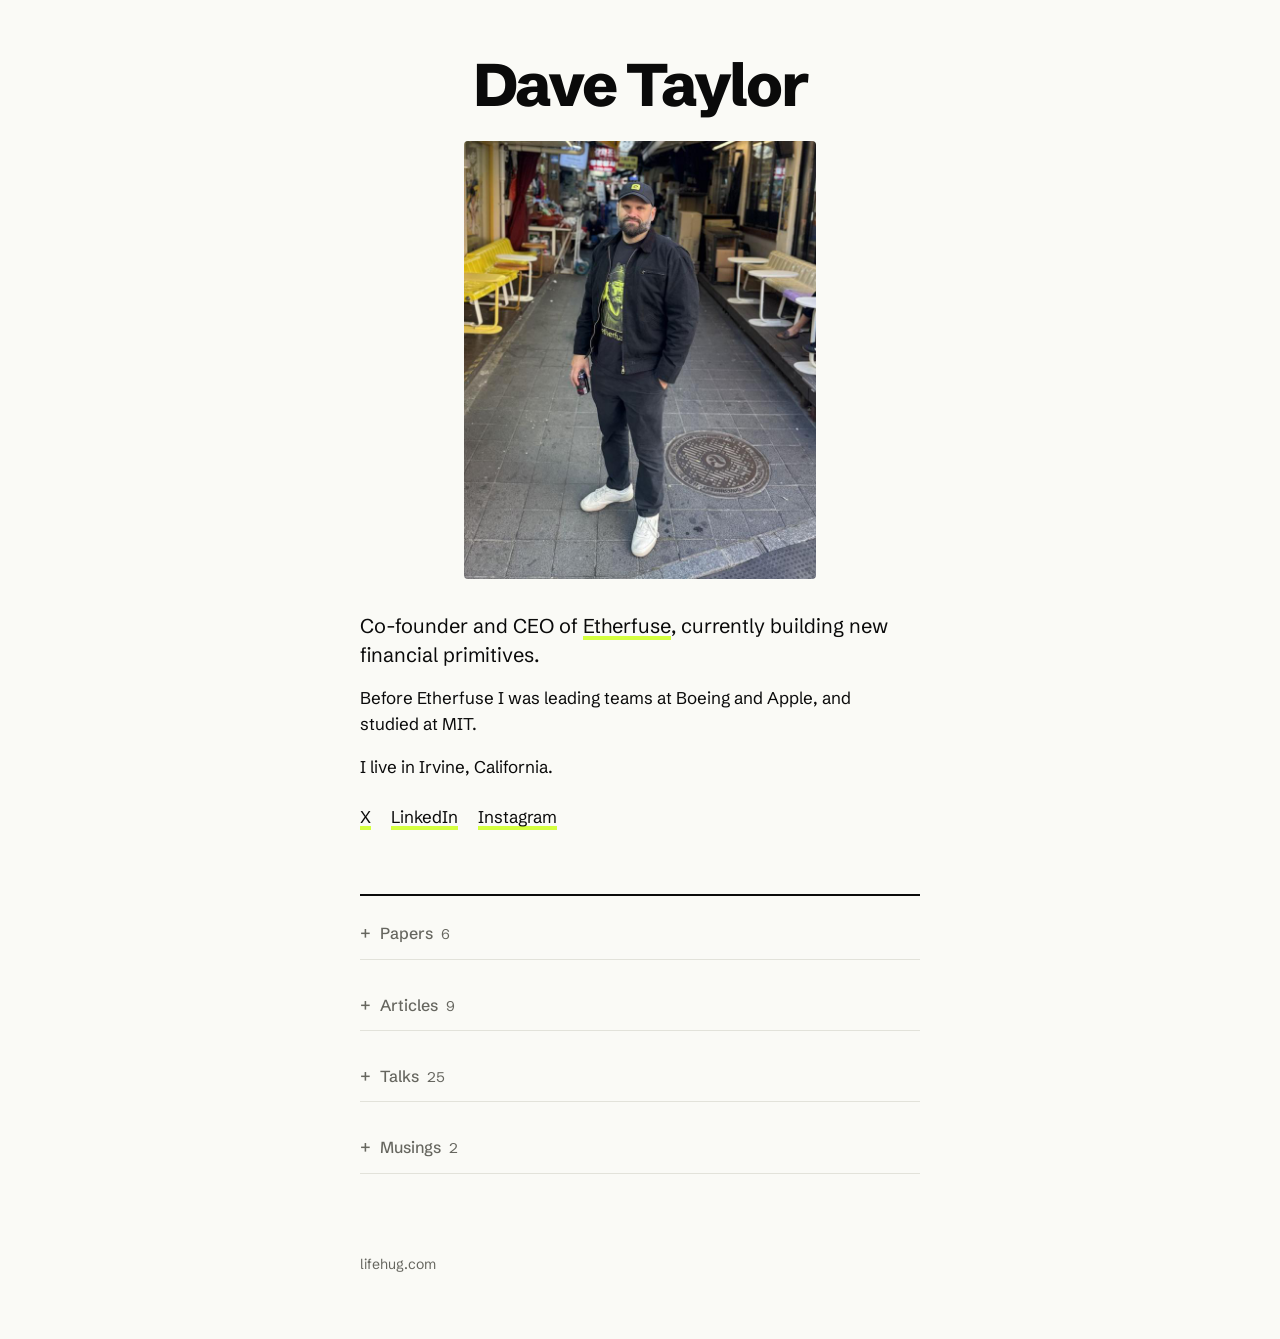
<file: index.html>
<!doctype html>
<html lang="en">
<head>
<meta charset="utf-8">
<meta name="viewport" content="width=device-width, initial-scale=1, viewport-fit=cover">
<title>Dave Taylor – Co-founder and CEO, Etherfuse</title>
<link rel="canonical" href="https://lifehug.com/">
<link rel="icon" href="/assets/icon.svg" type="image/svg+xml">
<link rel="apple-touch-icon" href="/assets/apple-touch-icon.png">
<meta name="description" content="Dave Taylor, co-founder and CEO of Etherfuse. Papers, talks and side projects.">
<meta name="author" content="Dave Taylor">
<meta property="og:title" content="Dave Taylor – Co-founder and CEO, Etherfuse">
<meta property="og:description" content="Dave Taylor, co-founder and CEO of Etherfuse. Papers, talks and side projects.">
<meta property="og:url" content="https://lifehug.com/">
<meta property="og:site_name" content="Dave Taylor">
<meta property="og:image" content="https://lifehug.com/dave.jpg">
<meta property="og:type" content="profile">
<meta name="twitter:card" content="summary">
<script type="application/ld+json">
{
  "@context": "https://schema.org",
  "@graph": [
    {
      "@type": "WebSite",
      "@id": "https://lifehug.com/#website",
      "url": "https://lifehug.com/",
      "name": "Dave Taylor"
    },
    {
      "@type": "ProfilePage",
      "@id": "https://lifehug.com/#profile",
      "url": "https://lifehug.com/",
      "isPartOf": {"@id": "https://lifehug.com/#website"},
      "mainEntity": {"@id": "https://lifehug.com/#dave"}
    },
    {
      "@type": "Person",
      "@id": "https://lifehug.com/#dave",
      "name": "Dave Taylor",
      "url": "https://lifehug.com/",
      "image": "https://lifehug.com/dave.jpg",
      "description": "Co-founder and CEO of Etherfuse.",
      "jobTitle": "Co-founder and CEO",
      "worksFor": {"@type": "Organization", "name": "Etherfuse", "url": "https://etherfuse.com"},
      "alumniOf": {"@type": "CollegeOrUniversity", "name": "Massachusetts Institute of Technology"},
      "sameAs": [
        "https://x.com/EtherfuseDave",
        "https://www.linkedin.com/in/lifehug",
        "https://www.instagram.com/lifehug"
      ]
    }
  ]
}
</script>
<link rel="preconnect" href="https://fonts.googleapis.com">
<link rel="preconnect" href="https://fonts.gstatic.com" crossorigin>
<link href="https://fonts.googleapis.com/css2?family=Schibsted+Grotesk:wght@400;500;700;800&display=swap" rel="stylesheet">
<style>
:root{
  --bg:#FAFAF6; --ink:#0A0A0A; --muted:#66665F; --rule:#E2E2DA; --lime:#D4FF3F; --link:#0A0A0A; --mark-ink:#000000;
  color-scheme: light;
  box-sizing:border-box;
  padding-top:env(safe-area-inset-top,0px);
  padding-bottom:env(safe-area-inset-bottom,0px);
}
@media (prefers-color-scheme: light){
  :root:not([data-theme="dark"]){
    --bg:#FAFAF6; --ink:#0A0A0A; --muted:#66665F; --rule:#E2E2DA; --lime:#D4FF3F; --link:#0A0A0A; --mark-ink:#000000;
    color-scheme: light;
  }
}
:root[data-theme="light"]{ --bg:#FAFAF6; --ink:#0A0A0A; --muted:#66665F; --rule:#E2E2DA; --link:#0A0A0A; color-scheme: light; }
*,*::before,*::after{box-sizing:inherit}
html{scroll-padding-top:env(safe-area-inset-top,0px)}
body{
  margin:0; background:var(--bg); color:var(--ink);
  font-family:"Schibsted Grotesk", "Helvetica Neue", Helvetica, Arial, sans-serif;
  font-size:1.0625rem; line-height:1.55; -webkit-font-smoothing:antialiased;
}
main{max-width:38rem; margin:0 auto; padding:3.5rem 1.5rem 4rem}
.photo{
  display:block; width:min(100%, 22rem); aspect-ratio:900/1120; object-fit:cover; margin:0 auto 2rem;
  border-radius:4px; background:var(--rule);
}
h1{
  font-weight:800; font-size:clamp(2.6rem, 9vw, 3.75rem); line-height:.95;
  letter-spacing:-.035em; margin:0 0 1.75rem; text-align:center;
}
.bio p{margin:0 0 1rem; max-width:34rem}
.bio p:first-child{font-size:1.25rem; line-height:1.45}
.contact{display:flex; flex-wrap:wrap; gap:.25rem 1.25rem; margin:1.5rem 0 0; padding:0; list-style:none}
a{color:var(--link); text-decoration:underline; text-decoration-color:var(--lime); text-decoration-thickness:4px; text-underline-offset:.15em}
a:hover{background:var(--lime); color:var(--mark-ink); text-decoration:none}
a:focus-visible{outline:2px solid var(--ink); outline-offset:3px}
section{margin-top:4rem}
h2{
  font-size:1.75rem; font-weight:800; letter-spacing:-.02em; line-height:1.1;
  margin:0 0 .25rem; padding-bottom:.75rem; border-bottom:2px solid var(--ink);
}
h3{font-size:1rem; font-weight:500; color:var(--muted); margin:2rem 0 .25rem}
ul.items{list-style:none; margin:0; padding:0}
.items li{padding:1rem 0; border-bottom:1px solid var(--rule)}
.row{display:flex; justify-content:space-between; align-items:baseline; gap:1rem}
.row .t{font-weight:700}
.row .t a{font-weight:700}
.yr{color:var(--muted); font-variant-numeric:tabular-nums; white-space:nowrap; font-size:.9375rem}
.items p{margin:.25rem 0 0; color:var(--muted); font-size:.9375rem; max-width:32rem}
.group summary{display:flex; align-items:baseline; gap:.5rem; cursor:pointer; margin:2rem 0 0; padding-bottom:.75rem; border-bottom:1px solid var(--rule); list-style:none}
.group summary::-webkit-details-marker{display:none}
.group summary::before{content:"+"; color:var(--muted); font-weight:500; width:.75rem}
.group[open] summary::before{content:"\2212"}
.group summary h3{display:inline; margin:0}
.group:first-child summary{margin-top:0}
section{border-top:2px solid var(--ink); padding-top:1.5rem}
.group summary:hover h3, .group[open] summary h3{color:var(--ink)}
.group .count{color:var(--muted); font-size:.875rem; font-variant-numeric:tabular-nums}
.group summary:focus-visible{outline:2px solid var(--ink); outline-offset:3px}
.items li:target{background:var(--lime); margin:0 -.75rem; padding-left:.75rem; padding-right:.75rem; border-radius:4px; border-bottom-color:transparent}
.items li:target p, .items li:target .yr{color:var(--mark-ink)}
.items li:target a{text-decoration-color:var(--ink)}
.items li, .group{scroll-margin-top:1.5rem}
.intro{color:var(--muted); margin:1rem 0 0}
footer{margin-top:5rem; color:var(--muted); font-size:.875rem}
@media (max-width:30rem){ main{padding-top:2rem} .bio p:first-child{font-size:1.125rem} }
</style>
<script async src="https://www.googletagmanager.com/gtm.js?id=GTM-PW4VK99V"></script>
<script>
  window.dataLayer = window.dataLayer || [];
  function gtag(){dataLayer.push(arguments);}
  gtag('js', new Date());
</script>
</head>
<body>
<main>
  <h1>Dave Taylor</h1>
  <img class="photo" src="dave.jpg" alt="Dave Taylor standing in a market alley in Seoul">

  <div class="bio">
    <p>Co-founder and CEO of <a href="https://etherfuse.com">Etherfuse</a>, currently building new financial primitives.</p>
    <p>Before Etherfuse I was leading teams at Boeing and Apple, and studied at MIT.</p>
    <p>I live in Irvine, California.</p>
  </div>
  <ul class="contact">
    <li><a href="https://x.com/EtherfuseDave">X</a></li>
    <li><a href="https://www.linkedin.com/in/lifehug">LinkedIn</a></li>
    <li><a href="https://www.instagram.com/lifehug">Instagram</a></li>
  </ul>

  <section id="work">
    <details class="group" id="papers">
      <summary><h3>Papers</h3><span class="count">6</span></summary>
      <ul class="items">
        <li>
          <div class="row"><span class="t"><a href="https://etherfuse.com/blog/the-missing-link">The Missing Link</a></span><span class="yr">2026</span></div>
          <p>Beyond USD, Part II: why local currencies need a risk-free rate that works like money.</p>
        </li>
        <li>
          <div class="row"><span class="t"><a href="https://etherfuse.com/blog/beyond-usd">Stablecoins Are Not Enough</a></span><span class="yr">2025</span></div>
          <p>Beyond USD, Part I: the case for global, yield-bearing primitives: why local-currency government debt, not dollar stablecoins, should be the base layer for on-chain FX.</p>
        </li>
        <li>
          <div class="row"><span class="t"><a href="https://www.sec.gov/about/crypto-task-force/written-submission/etherfuse-brogan-law-052325">Toward a Framework for Tokenized Sovereign Bonds</a></span><span class="yr">2025</span></div>
          <p>Comment letter to the SEC Crypto Task Force, with Brogan Law, proposing a sandbox for trading tokenized foreign sovereign bonds in the US.</p>
        </li>
        <li>
          <div class="row"><span class="t"><a href="https://black.etherfuse.com">Sovereign Coins whitepaper</a></span><span class="yr">2024</span></div>
          <p>Local-currency stablecoins backed by government bonds instead of cash.</p>
        </li>
        <li>
          <div class="row"><span class="t"><a href="https://stablebonds.s3.us-west-2.amazonaws.com/neon.pdf">Stablebonds whitepaper</a></span><span class="yr">2023</span></div>
          <p>How Etherfuse tokenizes sovereign bonds one-for-one and passes the yield through to holders.</p>
        </li>
        <li>
          <div class="row"><span class="t"><a href="https://etherfuse.substack.com/p/measuring-proof-of-stake-networks">Measuring Proof-of-Stake Networks</a></span><span class="yr">2022</span></div>
          <p>Why decentralizing the infrastructure behind proof-of-stake networks matters, and how to measure it.</p>
        </li>
      </ul>
    </details>

    <details class="group" id="articles">
      <summary><h3>Articles</h3><span class="count">9</span></summary>
      <ul class="items">
        <li>
          <div class="row"><span class="t"><a href="https://x.com/EtherfuseDave/status/1973522988252426356">On Asset Security</a></span><span class="yr">2025</span></div>
        </li>
        <li>
          <div class="row"><span class="t"><a href="https://x.com/EtherfuseDave/status/1970221583806669282">On Foreign Exchange and The Blockchain</a></span><span class="yr">2025</span></div>
        </li>
        <li>
          <div class="row"><span class="t"><a href="https://x.com/EtherfuseDave/status/2077404057379991918">Sovereign Debt Designed for The Future of Debt</a></span><span class="yr">2026</span></div>
        </li>
        <li>
          <div class="row"><span class="t"><a href="https://x.com/EtherfuseDave/status/2036180393188274280">The SEC Just Confirmed: Etherfuse Was Built For This</a></span><span class="yr">2026</span></div>
        </li>
        <li>
          <div class="row"><span class="t"><a href="https://x.com/EtherfuseDave/status/2028572006413897755">The Yield Inversion</a></span><span class="yr">2026</span></div>
        </li>
        <li>
          <div class="row"><span class="t"><a href="https://x.com/EtherfuseDave/status/2024998609750823209">The Fundamental Miscalculation of the Crypto Ecosystem</a></span><span class="yr">2026</span></div>
        </li>
        <li>
          <div class="row"><span class="t"><a href="https://x.com/EtherfuseDave/status/2011894767677067492">Restricting Stablecoin Yield Won't Save US Banks</a></span><span class="yr">2026</span></div>
        </li>
        <li>
          <div class="row"><span class="t"><a href="https://www.mitsloanreview.mx/colaborador/como-blockchain-puede-democratizar-el-acceso-a-la-riqueza/">Cómo Blockchain puede democratizar el acceso a la riqueza</a></span><span class="yr">2024</span></div>
        </li>
        <li>
          <div class="row"><span class="t"><a href="https://etherfuse.com/articles/the-problem-with-yield">The Problem with Yield</a></span><span class="yr">2024</span></div>
        </li>
      </ul>
    </details>

    <details class="group" id="talks">
      <summary><h3>Talks</h3><span class="count">25</span></summary>
      <ul class="items">
        <li>
          <div class="row"><span class="t"><a href="https://www.youtube.com/watch?v=6Z-SP83FD4Y&amp;t=1742s">Lightning Talks: real-world assets on Stellar</a></span><span class="yr">2026</span></div>
          <p>Stellar Development Foundation, with RedStone, WisdomTree, Archax and RedSwan.</p>
        </li>
        <li>
          <div class="row"><span class="t"><a href="https://www.youtube.com/watch?v=cQcRYaa_3IU">Launching Sovereign Debt Onchain in Three Months</a></span><span class="yr">2026</span></div>
          <p>Stabledash.</p>
        </li>
        <li>
          <div class="row"><span class="t"><a href="https://www.youtube.com/watch?v=GaKoAVw93Og">Tokenized sovereign debt and Stablebonds</a></span><span class="yr">2026</span></div>
          <p>Arcane Finance podcast, episode 3.</p>
        </li>
        <li>
          <div class="row"><span class="t"><a href="https://www.youtube.com/watch?v=b4XqTa_cJkM">Bluechip Dialogues #8</a></span><span class="yr">2026</span></div>
          <p>Bluechip.</p>
        </li>
        <li>
          <div class="row"><span class="t"><a href="https://www.youtube.com/watch?v=Lvxnn37m9Dk">On Non-USD Stablecoins</a></span><span class="yr">2026</span></div>
          <p>On The Brink with Castle Island, episode 620.</p>
        </li>
        <li>
          <div class="row"><span class="t"><a href="https://www.youtube.com/watch?v=C8BM6n9xEqg">Why Non-USD Stablecoins Need Sovereign Debt Onchain</a></span><span class="yr">2026</span></div>
          <p>Stableminded, Stabledash.</p>
        </li>
        <li>
          <div class="row"><span class="t"><a href="https://www.youtube.com/watch?v=IlwXXHcM8_A">Stablecoins Are Not Enough: a recap</a></span><span class="yr">2025</span></div>
          <p>Short video walk-through of the paper.</p>
        </li>
        <li>
          <div class="row"><span class="t"><a href="https://www.youtube.com/watch?v=GODOeS6dl6Q">Bringing 100 sovereign currencies on-chain</a></span><span class="yr">2025</span></div>
          <p>block by block podcast with Denelle Dixon, Stellar Development Foundation.</p>
        </li>
        <li>
          <div class="row"><span class="t"><a href="https://www.youtube.com/watch?v=01YovFc74KU">Can Stablebonds Bring Brazil On-Chain?</a></span><span class="yr">2025</span></div>
          <p>Bits and Borders with Aaron Stanley.</p>
        </li>
        <li>
          <div class="row"><span class="t"><a href="https://www.youtube.com/watch?v=54DLQUzORXI">Lightning Talks</a></span><span class="yr">2025</span></div>
          <p>Stellar Meridian 2025, with Ondo Finance and Kredete.</p>
        </li>
        <li>
          <div class="row"><span class="t"><a href="https://stellar.org/blog/ecosystem/stellar-i-awards-2025">RWAs as usable rails</a></span><span class="yr">2025</span></div>
          <p>Stellar i³ Awards.</p>
        </li>
        <li>
          <div class="row"><span class="t"><a href="https://www.youtube.com/watch?v=3FiFpY6Ak-o">Non-USD Stablecoins in Latin America</a></span><span class="yr">2025</span></div>
          <p>Bitso Stablecoin Conference.</p>
        </li>
        <li>
          <div class="row"><span class="t"><a href="https://www.youtube.com/watch?v=ASs2cK2ZNDQ">Spreading Stablecoin Stories in LATAM</a></span><span class="yr">2025</span></div>
          <p>Stabull Stories panel with Bitso and Brazil Crypto Report.</p>
        </li>
        <li>
          <div class="row"><span class="t"><a href="https://www.youtube.com/watch?v=t8h4Yeio0Us">Stablebonds as a blockchain primitive</a></span><span class="yr">2025</span></div>
          <p>Solfate Podcast, on bringing foreign exchange on-chain.</p>
        </li>
        <li>
          <div class="row"><span class="t"><a href="https://www.youtube.com/watch?v=uuYD2OeQJCg">Bringing FX Onchain Through Stablebonds</a></span><span class="yr">2025</span></div>
          <p>Solana Crossroads, Istanbul.</p>
        </li>
        <li>
          <div class="row"><span class="t"><a href="https://www.youtube.com/watch?v=Qf_C2at6aMA">100 Trillion Dollars: Revolutionizing Sovereign Debt</a></span><span class="yr">2025</span></div>
          <p>The reDeFined Podcast, episode 14.</p>
        </li>
        <li>
          <div class="row"><span class="t"><a href="https://www.youtube.com/watch?v=jrHMNNWQKeE">Stablebonds and the DeFi Bond Market Revolution</a></span><span class="yr">2025</span></div>
          <p>Espacio Cripto, Frontera.</p>
        </li>
        <li>
          <div class="row"><span class="t"><a href="https://www.youtube.com/watch?v=Ef52ob00DME">RWAs</a></span><span class="yr">2025</span></div>
          <p>Solana APEX, Mexico City.</p>
        </li>
        <li>
          <div class="row"><span class="t"><a href="https://www.youtube.com/watch?v=kEZj6izR9E4">Launching Stablebonds on Stellar</a></span><span class="yr">2025</span></div>
          <p>Lumen Loop Podcast.</p>
        </li>
        <li>
          <div class="row"><span class="t"><a href="https://www.youtube.com/watch?v=YQHAHksayvo">How Etherfuse Democratizes Access to Safe Investments</a></span><span class="yr">2024</span></div>
          <p>Stellar Meridian, London.</p>
        </li>
        <li>
          <div class="row"><span class="t"><a href="https://www.youtube.com/watch?v=9sP2zyaUAsE">RWAs on Solana</a></span><span class="yr">2024</span></div>
          <p>Solana Crossroads.</p>
        </li>
        <li>
          <div class="row"><span class="t"><a href="https://www.youtube.com/watch?v=ZRQNfpDk9BU">Why Does the Mexican Government Want to Tokenize Its Treasuries?</a></span><span class="yr">2024</span></div>
          <p>Solana podcast.</p>
        </li>
        <li>
          <div class="row"><span class="t"><a href="https://www.youtube.com/watch?v=TIi6DmU21_g">Etherfuse Tokenizes Mexican Government Bonds</a></span><span class="yr">2024</span></div>
          <p>SolanaFloor, TNB episode 48.</p>
        </li>
        <li>
          <div class="row"><span class="t"><a href="https://www.youtube.com/watch?v=3yEepY5SI5g">Etherfuse, tokenización de cetes en México</a></span><span class="yr">2024</span></div>
          <p>Fintech Talks #119, Día Fintech. In Spanish.</p>
        </li>
        <li>
          <div class="row"><span class="t"><a href="https://www.youtube.com/watch?v=9XmrMBxF5gs">Launching Stablebonds</a></span><span class="yr">2023</span></div>
          <p>Solana Breakpoint, Amsterdam.</p>
        </li>
      </ul>
    </details>

    <details class="group" id="musings">
      <summary><h3>Musings</h3><span class="count">2</span></summary>
      <ul class="items">
        <li id="deftones">
          <div class="row"><span class="t"><a href="deftones/">The Front Row Index: Inflation, Scarcity, and the Second Life of Deftones</a></span><span class="yr">2026</span></div>
          <p>What inflation explains about concert prices, what it doesn't, and why a 90s band is bigger with Gen Z than ever.</p>
        </li>
        <li id="book-of-mormon">
          <div class="row"><span class="t"><a href="book-of-mormon/">Who wrote the Book of Mormon? I asked the text, and here's what it said.</a></span><span class="yr">2026</span></div>
          <p>One person and an AI ran every authorship and borrowing test they could on the 1830 Book of Mormon, against 23,872 authors from its era. Every number links to the file it came from.</p>
        </li>
      </ul>
    </details>
  </section>

  <footer>lifehug.com</footer>
</main>
<script>
// Open the section a shared link points at, e.g. lifehug.com/#book-of-mormon or /#talks
(function(){
  function show(){
    var id = decodeURIComponent(location.hash.slice(1)); if(!id) return;
    var el = document.getElementById(id); if(!el) return;
    var d = el.closest('details'); if(d) d.open = true;
    el.scrollIntoView({block:'center'});
  }
  window.addEventListener('hashchange', show); show();
})();
</script>
</body>
</html>
</file>
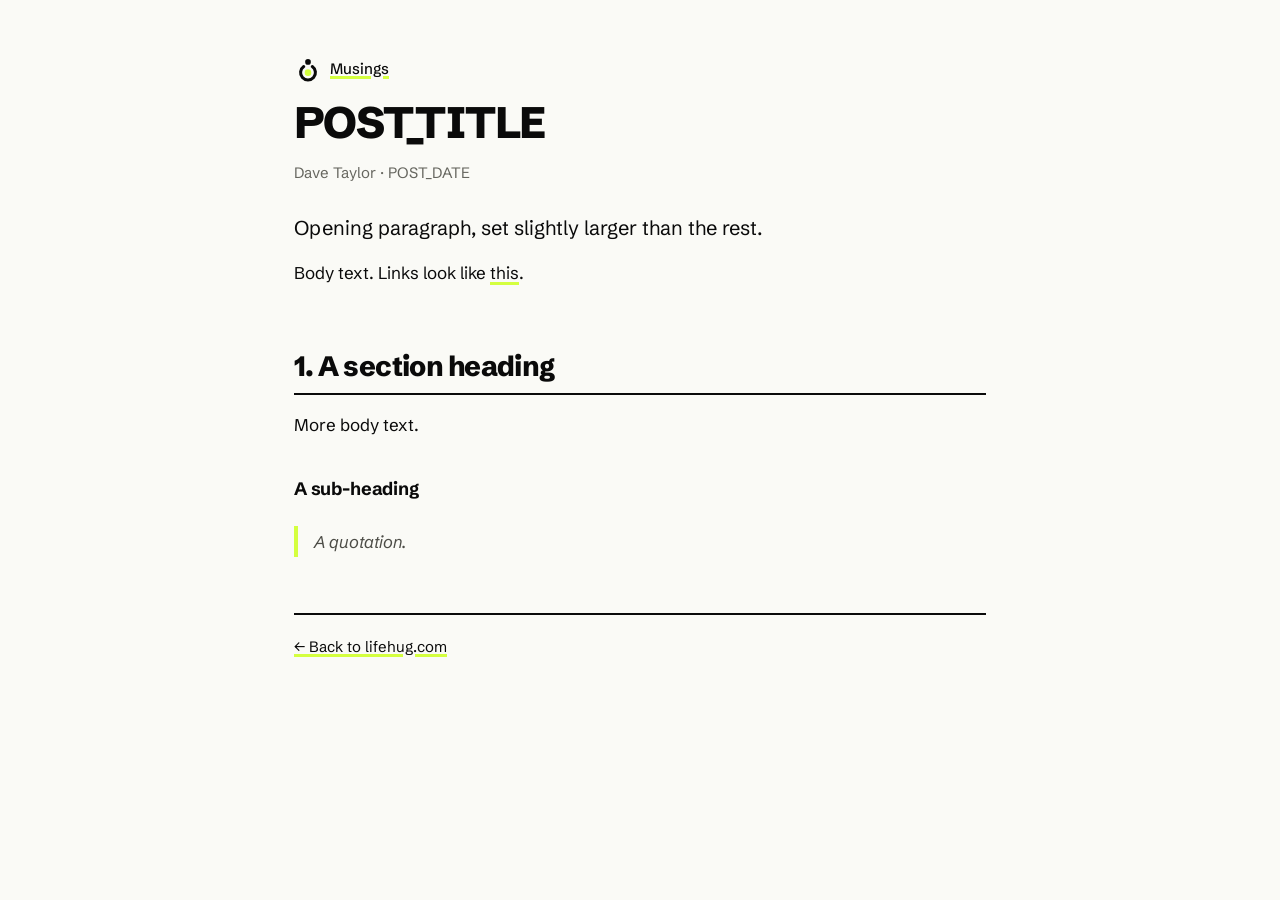
<file: _template/index.html>
<!doctype html>
<html lang="en">
<head>
<meta charset="utf-8">
<meta name="viewport" content="width=device-width, initial-scale=1">
<!-- TEMPLATE: copy this folder to /<slug>/ and replace every POST_* placeholder. See CLAUDE.md. -->
<!-- TEMPLATE: delete the next line in a real post. It keeps this template out of search results. -->
<meta name="robots" content="noindex">
<title>POST_TITLE</title>
<meta name="description" content="POST_DESCRIPTION">
<meta name="author" content="Dave Taylor">
<link rel="canonical" href="https://lifehug.com/POST_SLUG/">
<meta property="og:url" content="https://lifehug.com/POST_SLUG/">
<meta property="og:site_name" content="Dave Taylor">
<!-- TEMPLATE: POST_DATE_ISO is the publish date as YYYY-MM-DD. Change dateModified only when the content really changes. -->
<script type="application/ld+json">
{
  "@context": "https://schema.org",
  "@type": "BlogPosting",
  "headline": "POST_TITLE",
  "description": "POST_DESCRIPTION",
  "image": "https://lifehug.com/POST_SLUG/preview.png",
  "datePublished": "POST_DATE_ISO",
  "dateModified": "POST_DATE_ISO",
  "mainEntityOfPage": "https://lifehug.com/POST_SLUG/",
  "author": {"@type": "Person", "@id": "https://lifehug.com/#dave", "name": "Dave Taylor", "url": "https://lifehug.com/"}
}
</script>
<meta property="og:title" content="POST_TITLE">
<meta property="og:description" content="POST_DESCRIPTION">
<meta property="og:image" content="https://lifehug.com/POST_SLUG/preview.png">
<meta property="og:type" content="article">
<meta name="twitter:card" content="summary_large_image">
<link rel="icon" href="/assets/icon.svg" type="image/svg+xml">
<link rel="apple-touch-icon" href="/assets/apple-touch-icon.png">
<link rel="preconnect" href="https://fonts.googleapis.com">
<link rel="preconnect" href="https://fonts.gstatic.com" crossorigin>
<link href="https://fonts.googleapis.com/css2?family=Schibsted+Grotesk:ital,wght@0,400;0,500;0,700;0,800;1,400&display=swap" rel="stylesheet">
<link rel="stylesheet" href="/assets/post.css">
<!-- Google tag. Required on every page; do not remove or change. -->
<script async src="https://www.googletagmanager.com/gtm.js?id=GTM-PW4VK99V"></script>
<script>
  window.dataLayer = window.dataLayer || [];
  function gtag(){dataLayer.push(arguments);}
  gtag('js', new Date());
</script>
</head>
<body>
<main>

<div class="kicker"><a class="home" href="../" aria-label="Home"><img src="/assets/icon.svg" alt="" width="28" height="28"></a><a href="../#musings">Musings</a></div>
<h1>POST_TITLE</h1>
<div class="byline">Dave Taylor &middot; <time datetime="POST_DATE_ISO">POST_DATE</time></div>

<p class="lede">Opening paragraph, set slightly larger than the rest.</p>

<p>Body text. Links look like <a href="#">this</a>.</p>

<h2 id="section-one">1. A section heading</h2>

<p>More body text.</p>

<h3>A sub-heading</h3>

<blockquote>A quotation.</blockquote>

<!-- Optional components, all styled by /assets/post.css. Delete what the post does not use.

<div class="tiles">
  <div class="tile"><b>23,872</b><span>what the number counts</span></div>
  <div class="tile"><b>5</b><span>what the number counts</span></div>
</div>

<div class="note">An aside or caveat, in a grey box.</div>

<figure>
  <h4>Chart title</h4>
  <p class="sub">One line saying what the chart shows.</p>
  <div class="bar-row"><span class="lab">Label</span><span class="track"><i class="bar s1" style="width:60%"></i><span class="val" style="left:60%">60%</span></span></div>
  <div class="bar-row"><span class="lab">Label</span><span class="track"><i class="bar" style="width:35%"></i><span class="val" style="left:35%">35%</span></span></div>
  <figcaption>Source or method note.</figcaption>
</figure>

<div class="tablewrap"><table>
  <tr><th>Column</th><th class="num">Number</th></tr>
  <tr><td>Row</td><td class="num">1</td></tr>
</table></div>

-->

<hr>
<p class="back"><a href="../#musings">&larr; Back to lifehug.com</a></p>
</main>
</body>
</html>
</file>
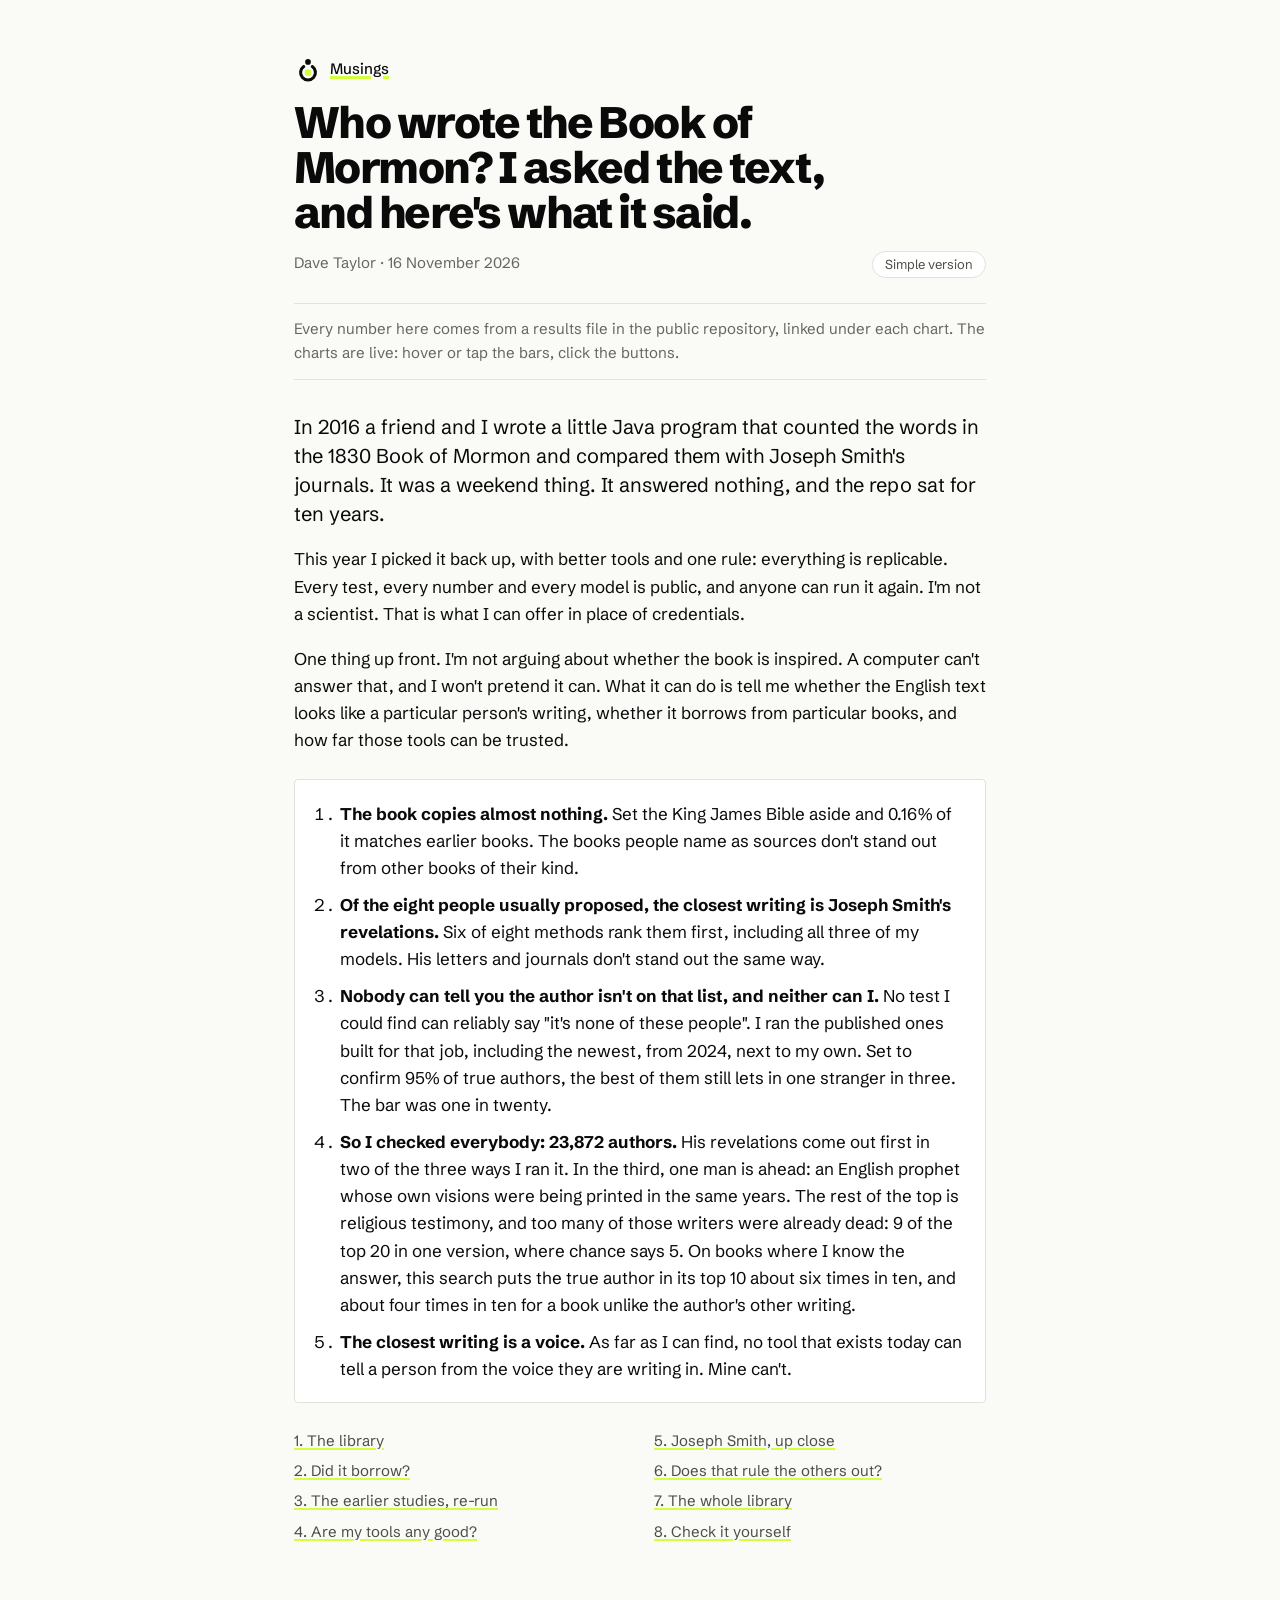
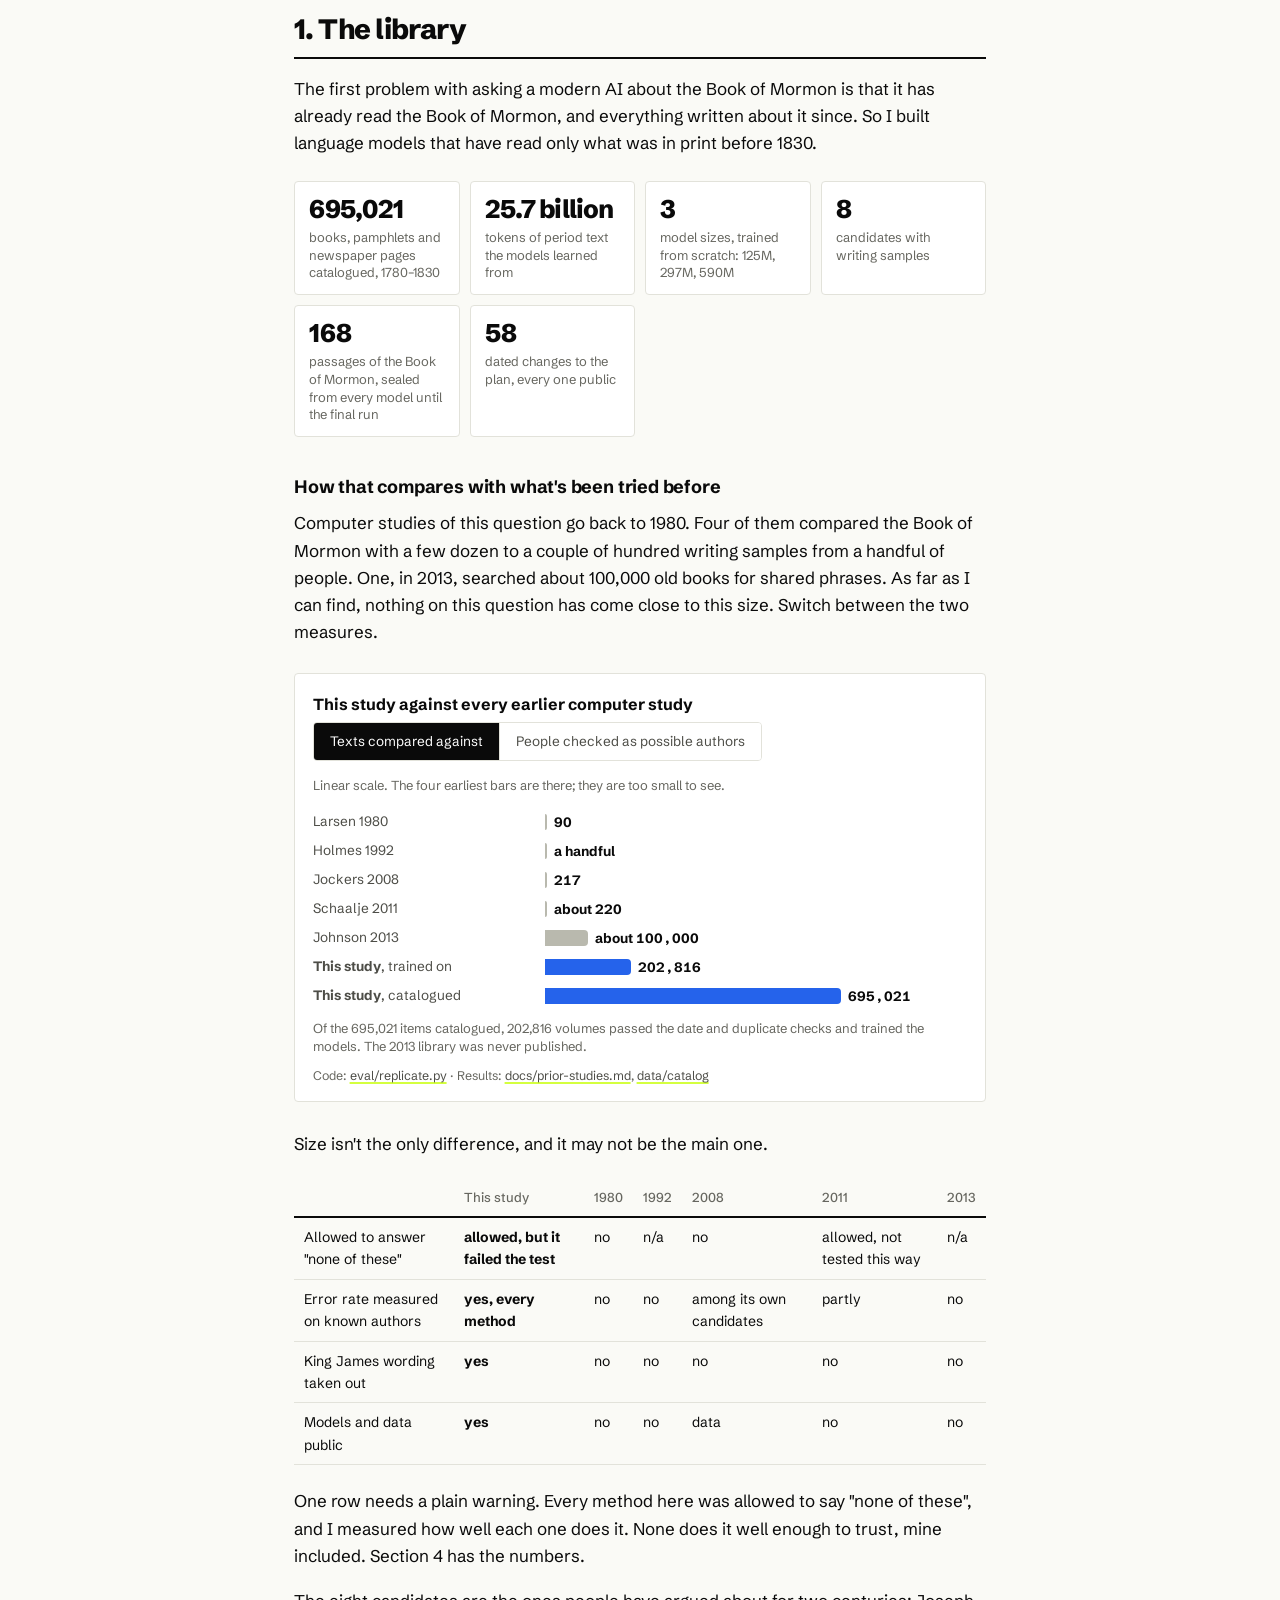
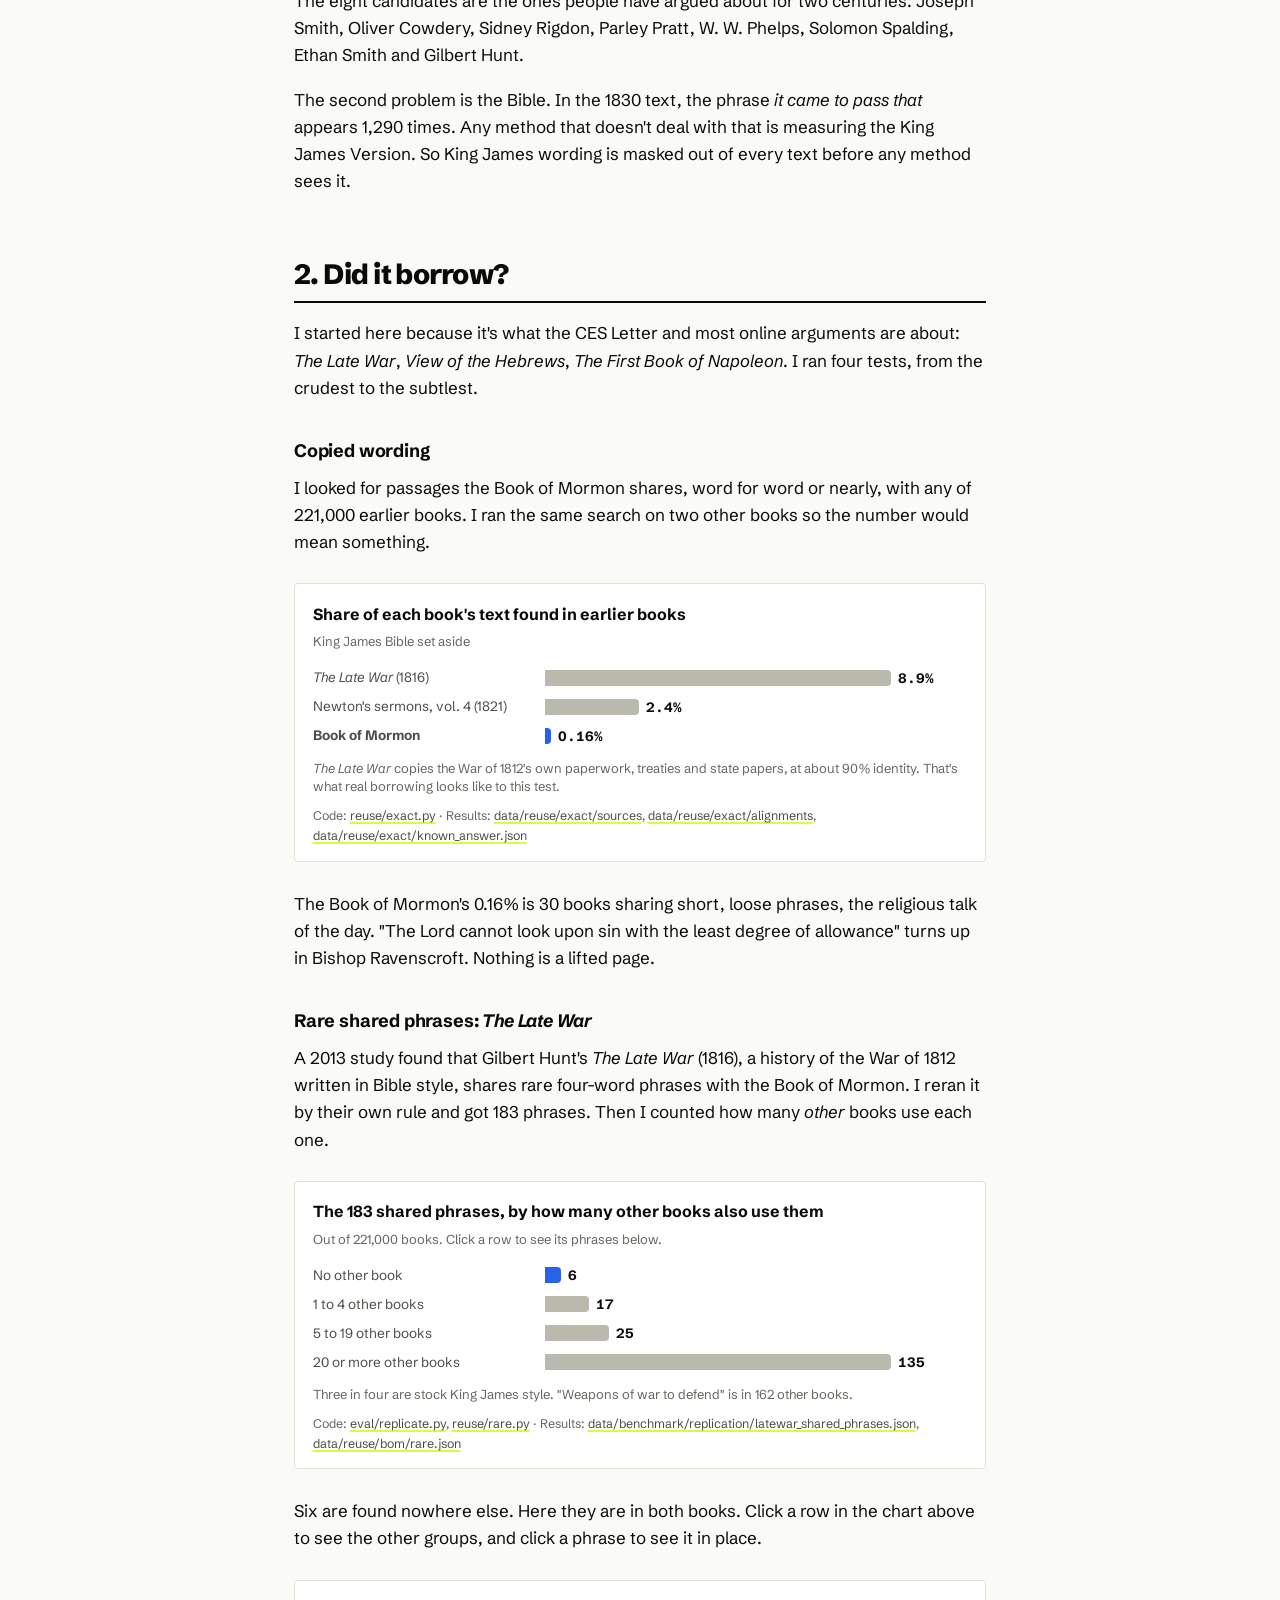
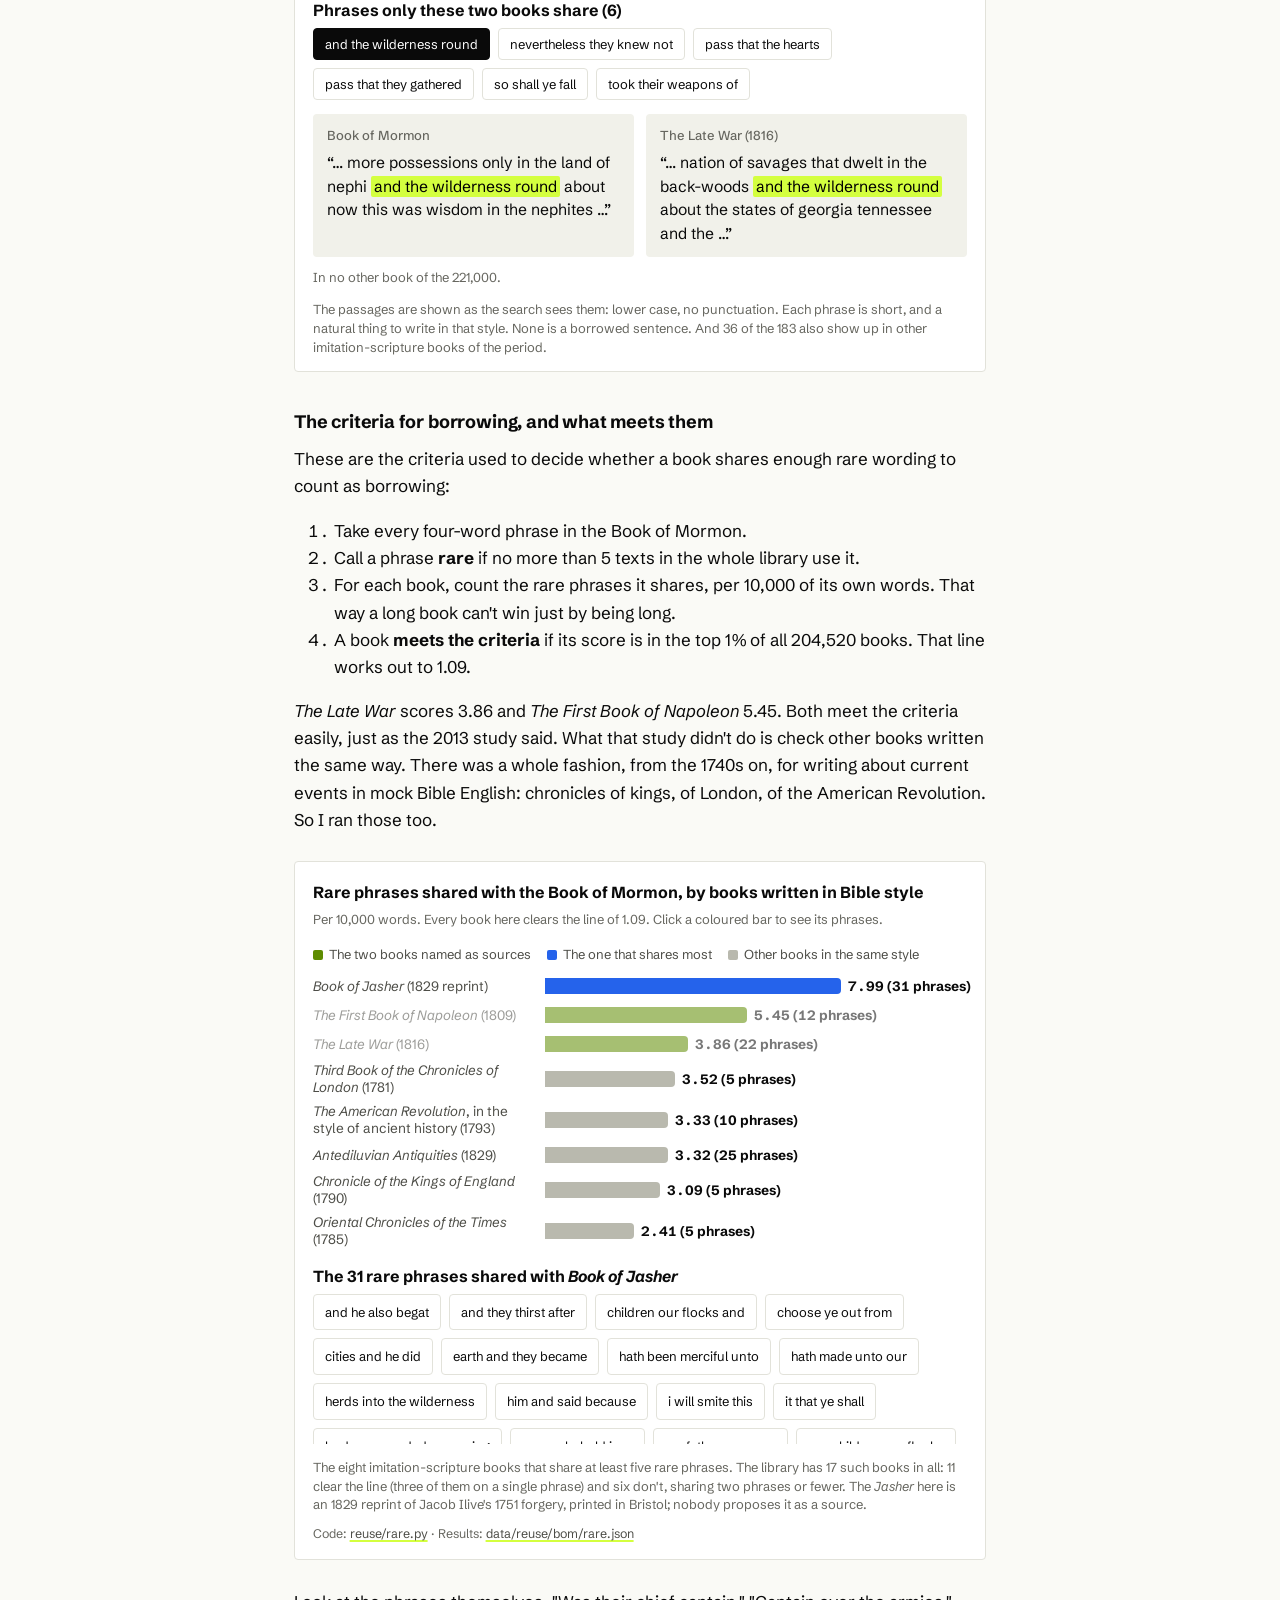
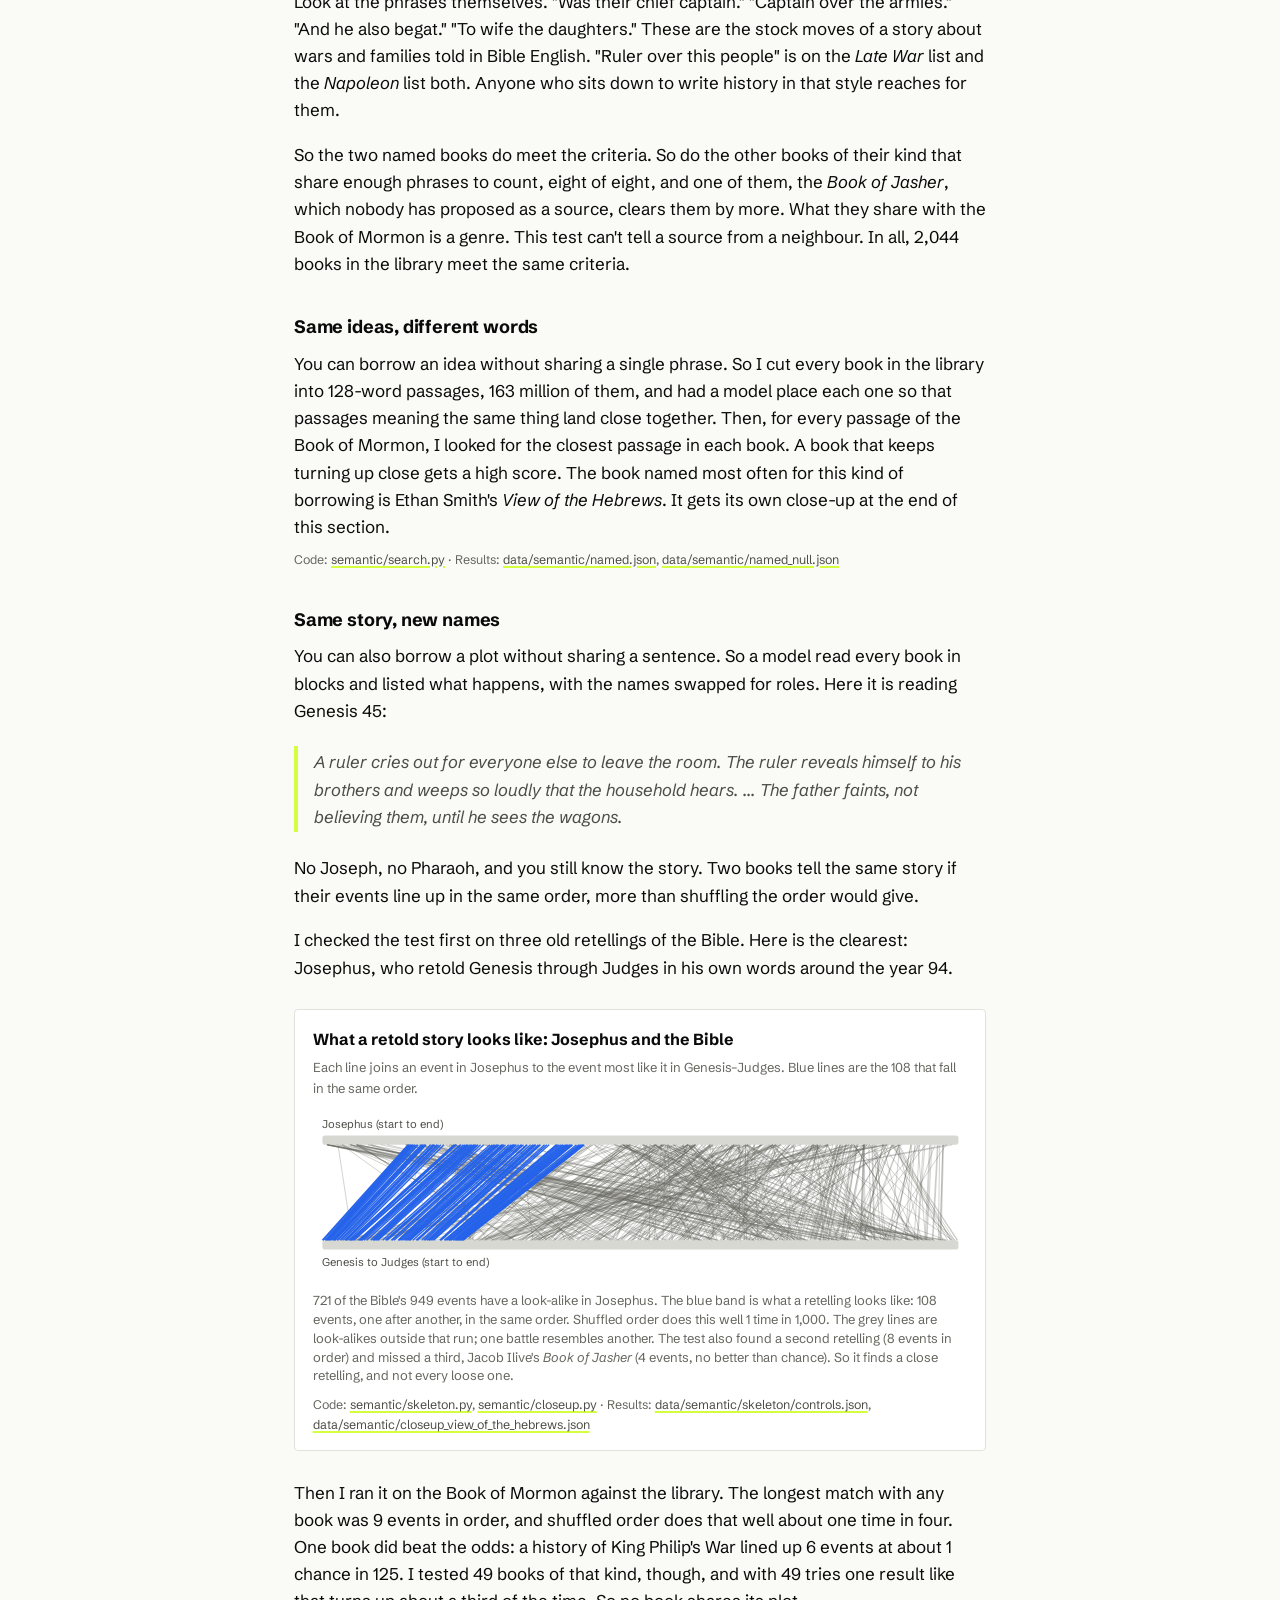
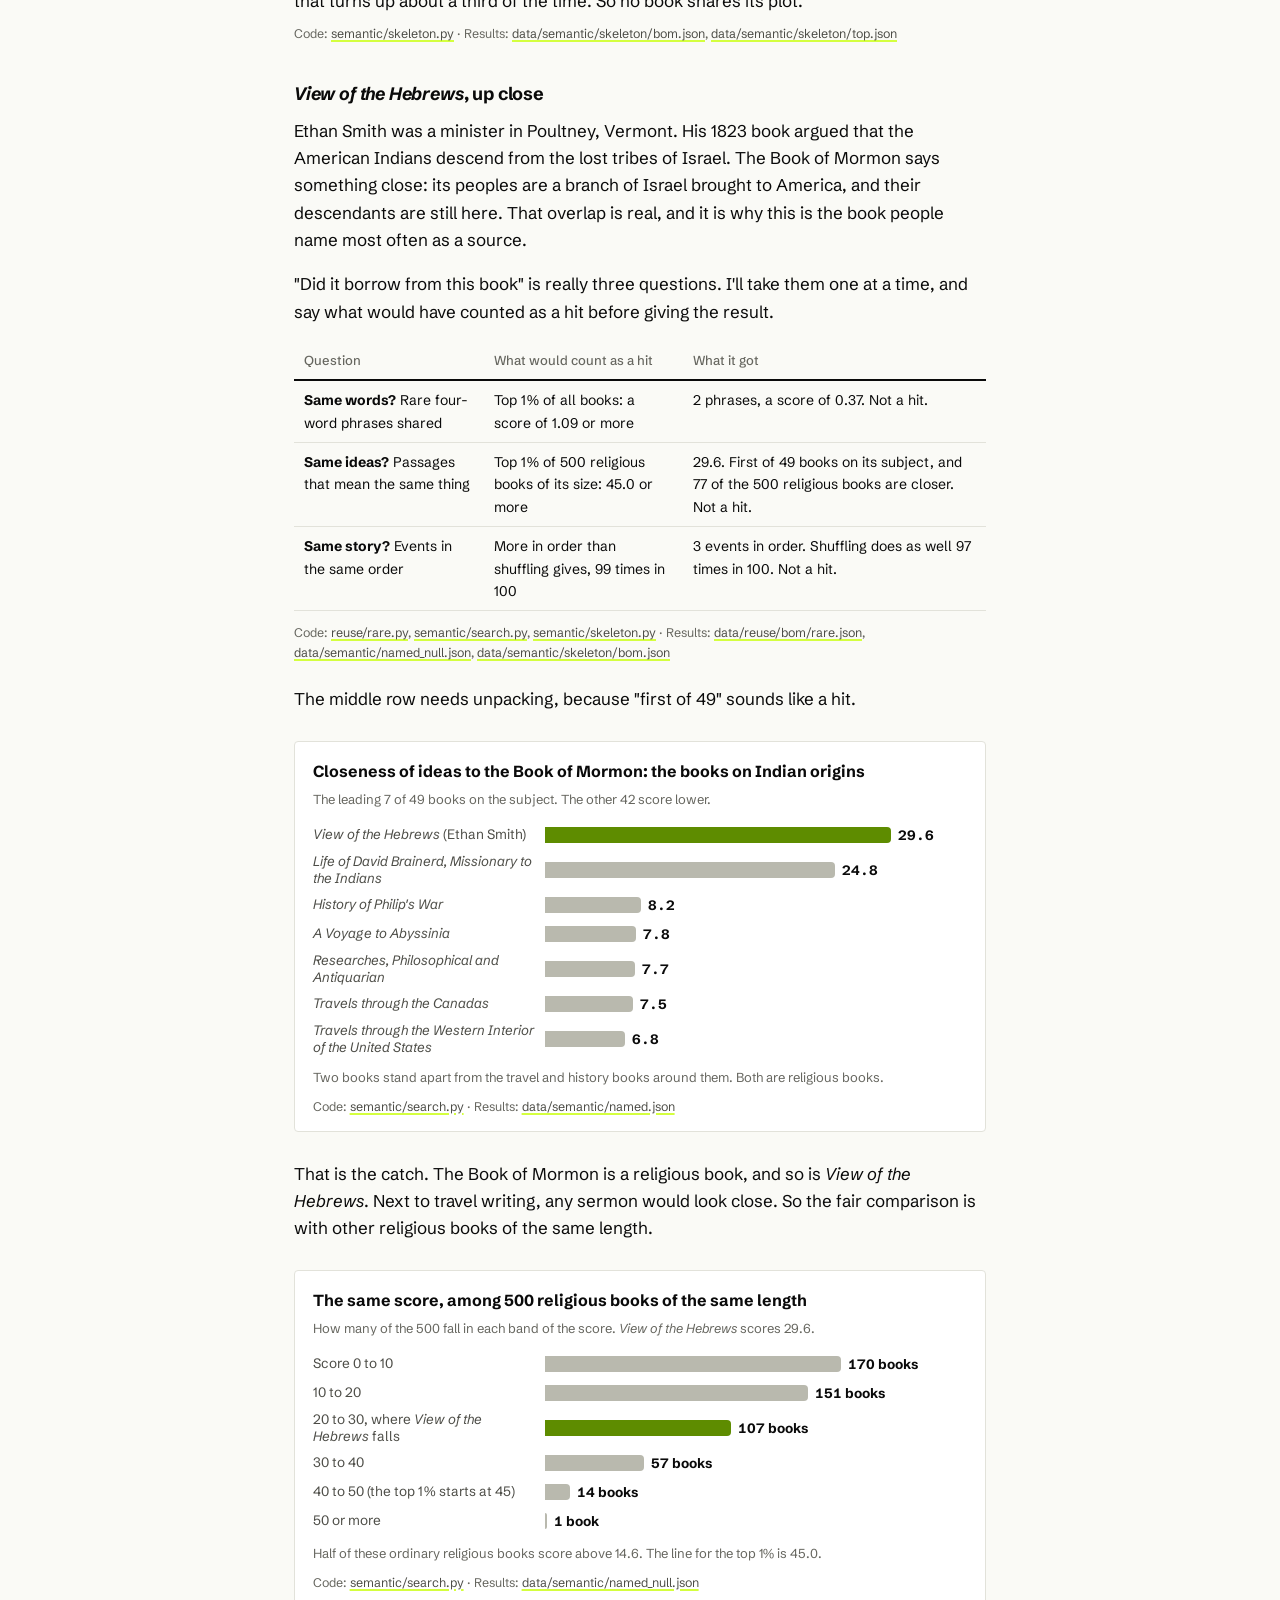
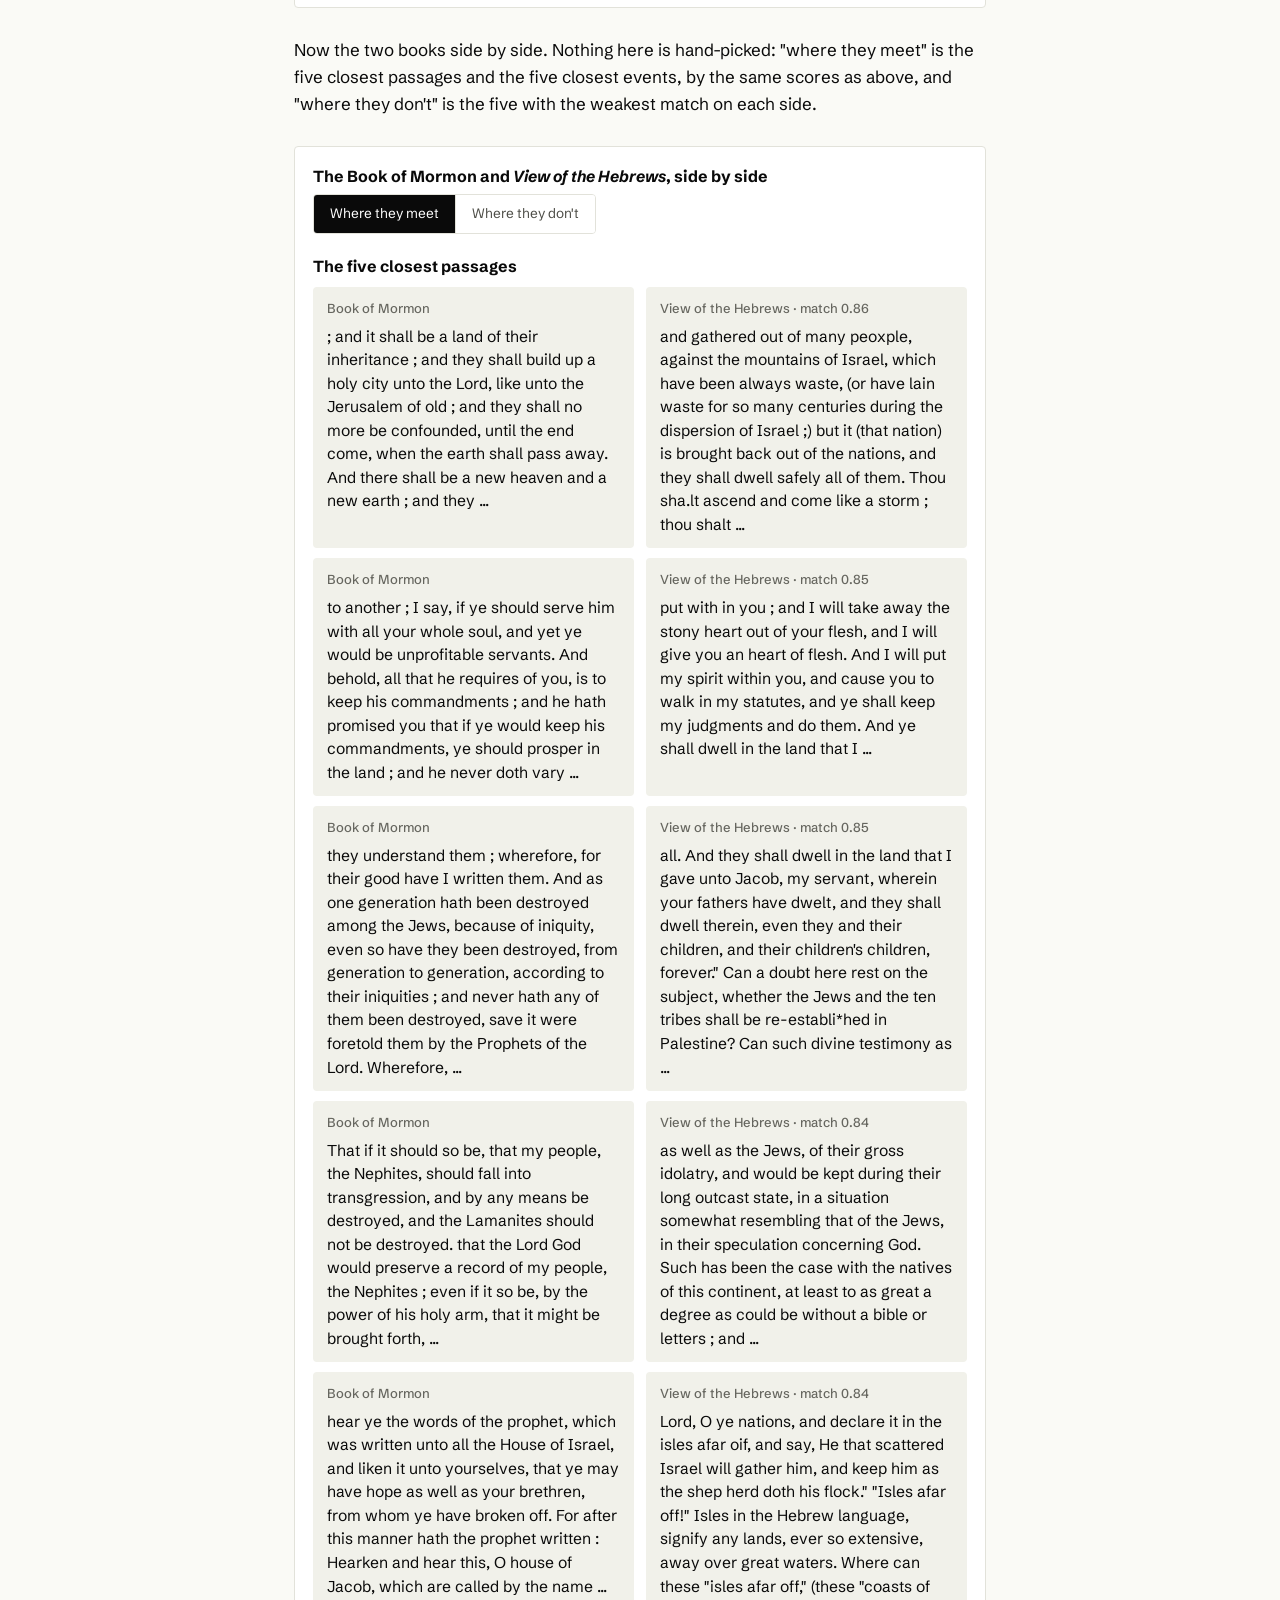
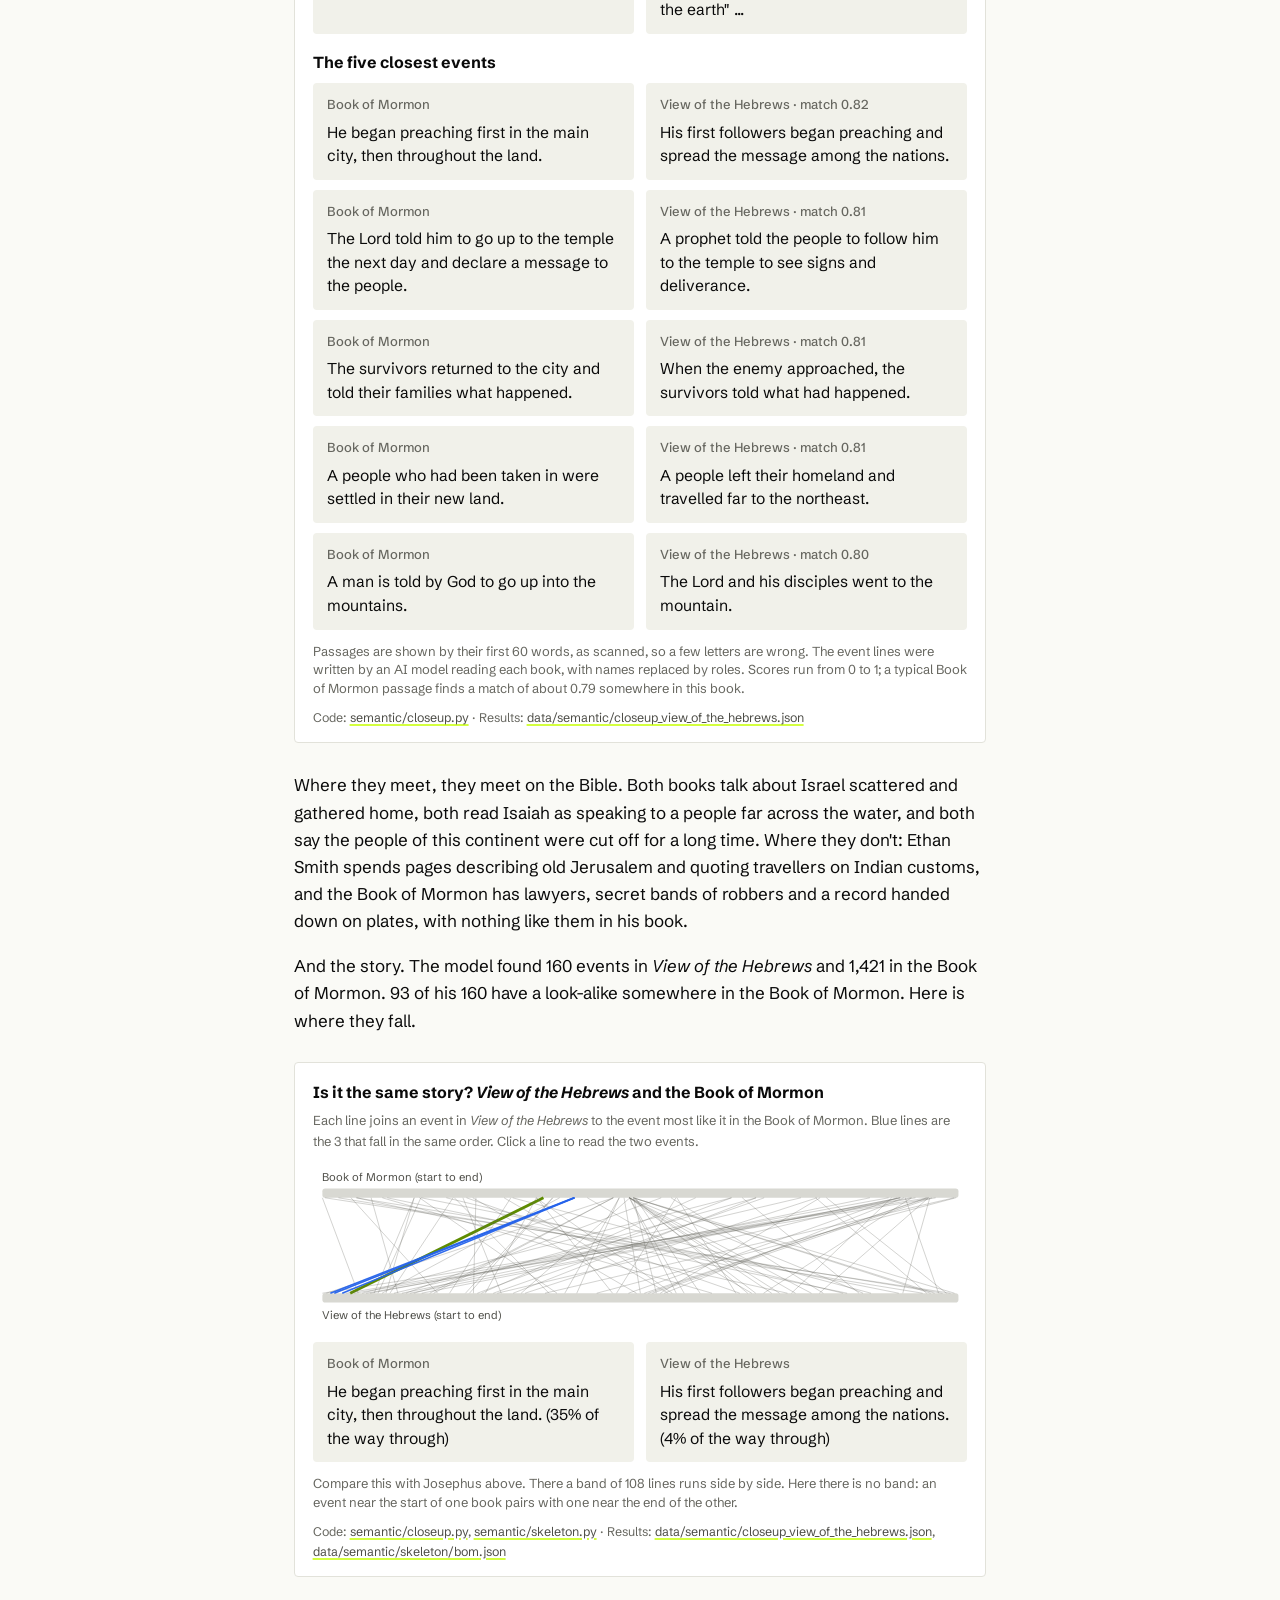
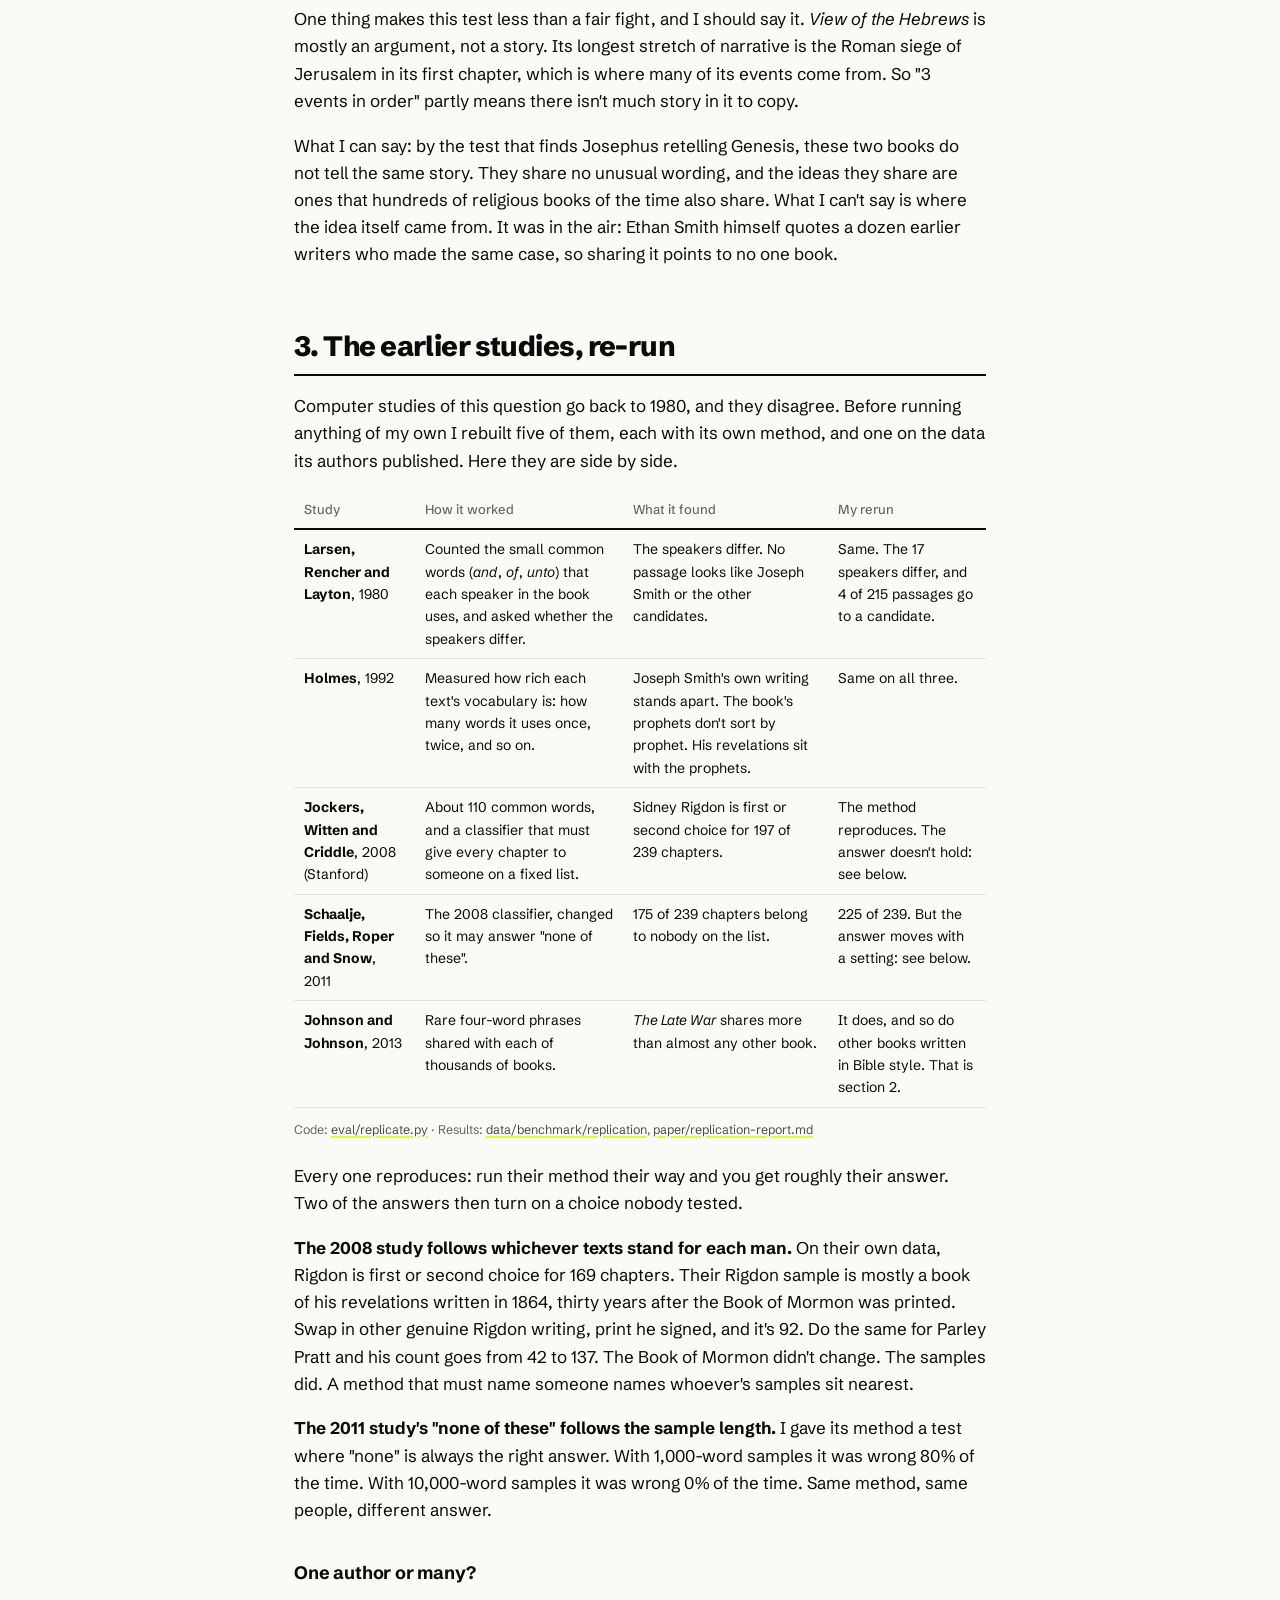
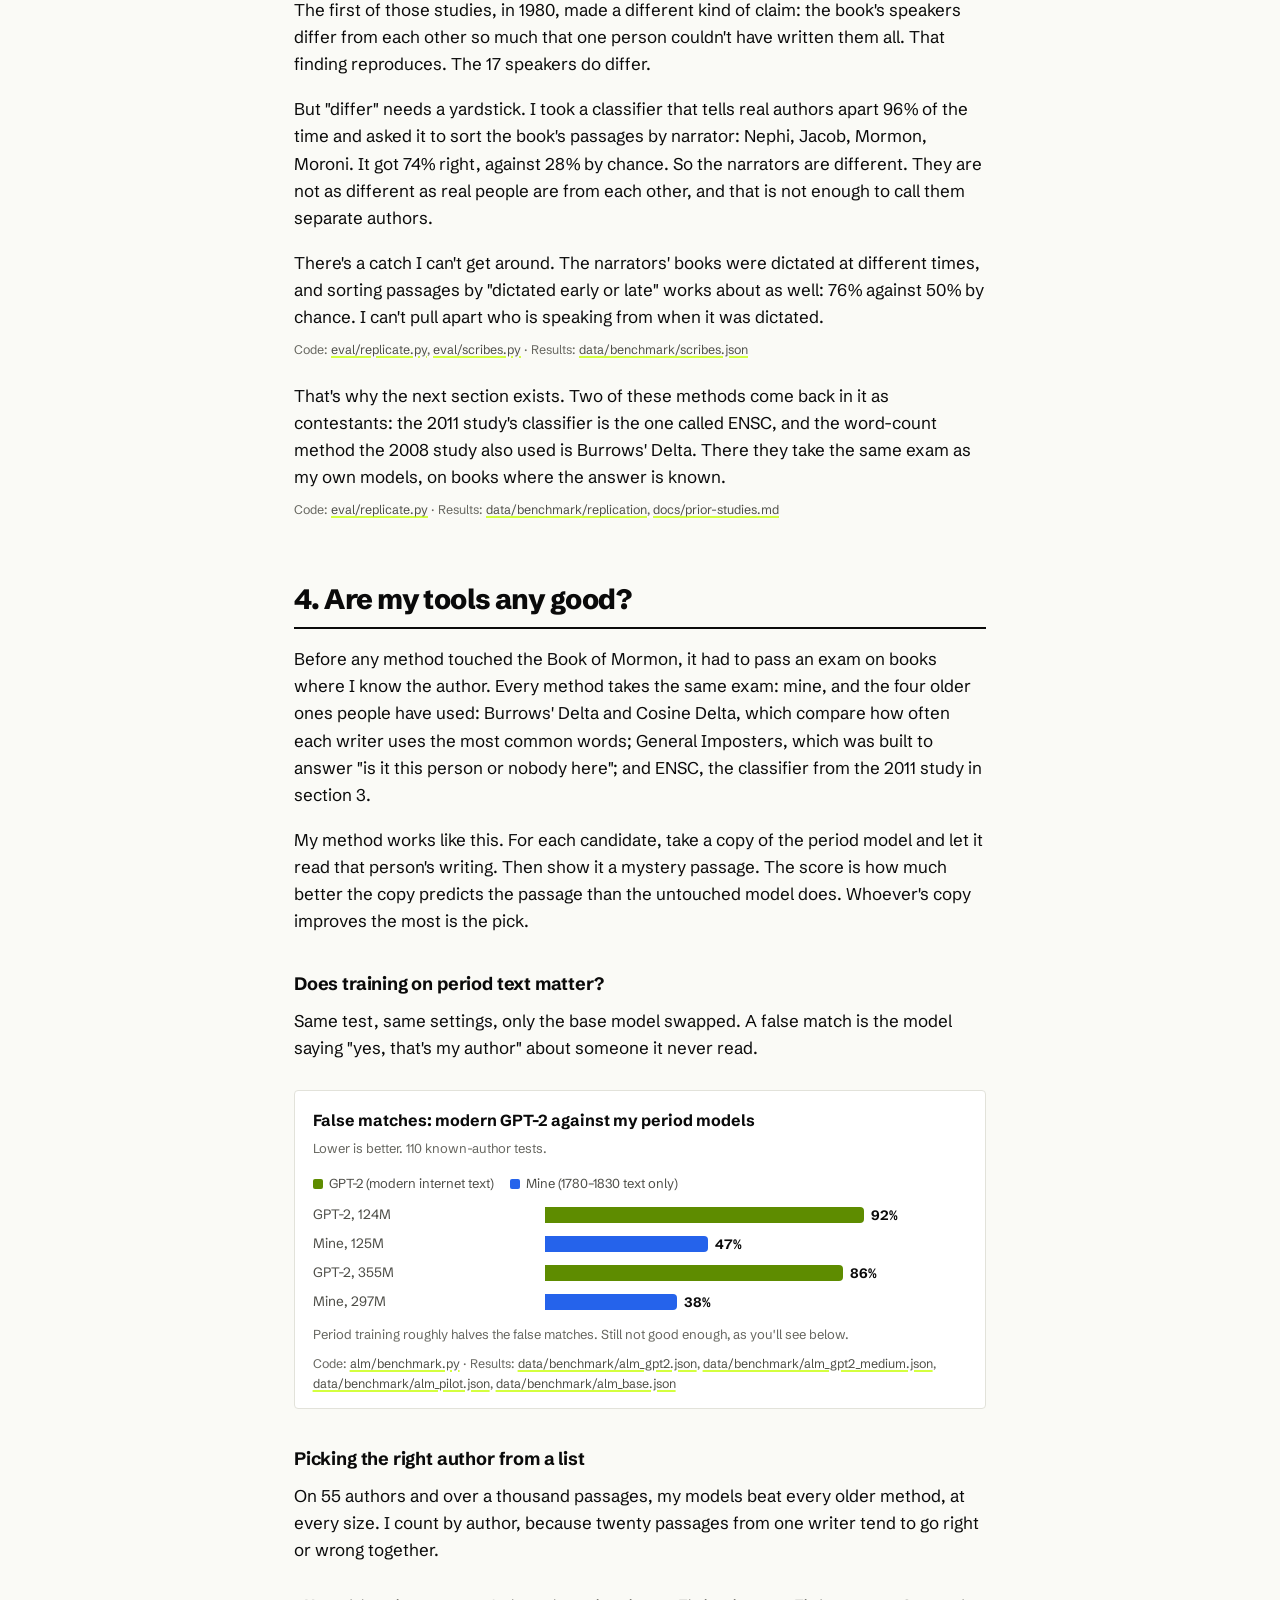
<file: book-of-mormon/index.html>
<!doctype html>
<html lang="en">
<head>
<meta charset="utf-8">
<meta name="viewport" content="width=device-width, initial-scale=1">
<title>Who wrote the Book of Mormon? I asked the text, and here's what it said.</title>
<meta name="description" content="One person and an AI ran every authorship and borrowing test they could on the 1830 Book of Mormon, against 23,872 authors from its era. Every number links to the file it came from.">
<meta name="author" content="Dave Taylor">
<link rel="canonical" href="https://lifehug.com/book-of-mormon/">
<meta property="og:url" content="https://lifehug.com/book-of-mormon/">
<meta property="og:site_name" content="Dave Taylor">
<script type="application/ld+json">
{
  "@context": "https://schema.org",
  "@type": "BlogPosting",
  "headline": "Who wrote the Book of Mormon? I asked the text, and here's what it said.",
  "description": "One person and an AI ran every authorship and borrowing test they could on the 1830 Book of Mormon, against 23,872 authors from its era. Every number links to the file it came from.",
  "image": "https://lifehug.com/book-of-mormon/preview.png",
  "datePublished": "2026-11-16",
  "dateModified": "2026-11-18",
  "mainEntityOfPage": "https://lifehug.com/book-of-mormon/",
  "author": {"@type": "Person", "@id": "https://lifehug.com/#dave", "name": "Dave Taylor", "url": "https://lifehug.com/"}
}
</script>
<meta property="og:title" content="Who wrote the Book of Mormon? I asked the text, and here's what it said.">
<meta property="og:description" content="One person and an AI ran every authorship and borrowing test they could on the 1830 Book of Mormon, against 23,872 authors from its era. Every number links to the file it came from.">
<meta property="og:image" content="https://lifehug.com/book-of-mormon/preview.png">
<meta property="og:type" content="article">
<meta name="twitter:card" content="summary_large_image">
<link rel="icon" href="/assets/icon.svg" type="image/svg+xml">
<link rel="apple-touch-icon" href="/assets/apple-touch-icon.png">
<link rel="preconnect" href="https://fonts.googleapis.com">
<link rel="preconnect" href="https://fonts.gstatic.com" crossorigin>
<link href="https://fonts.googleapis.com/css2?family=Schibsted+Grotesk:ital,wght@0,400;0,500;0,700;0,800;1,400&display=swap" rel="stylesheet">
<link rel="stylesheet" href="/assets/post.css">
<script async src="https://www.googletagmanager.com/gtm.js?id=GTM-PW4VK99V"></script>
<script>
  window.dataLayer = window.dataLayer || [];
  function gtag(){dataLayer.push(arguments);}
  gtag('js', new Date());
</script>
<style>
/* The simple view (?eli5): a short box per section; the full text opens under it. */
.viewsw,.eli5box,.eli5more{display:none}
.full>.src{margin:-8px 0 22px}
.js .viewsw{display:inline-block;float:right;font-family:var(--sans);font-size:.8125rem;line-height:1.3;border:1px solid var(--line);background:var(--surface);color:var(--text-2);padding:4px 12px;border-radius:999px;text-decoration:none;margin-left:12px}
.js .viewsw:hover{background:var(--lime);border-color:var(--lime);color:#000}
.eli5 .eli5box{display:block}
.eli5 .eli5more{display:inline-block}
.eli5 .full,.eli5 .draft{display:none}
.eli5 .full.open{display:block}
.eli5 h2{margin-top:2.75rem}
.eli5box{font-family:var(--sans);background:var(--surface);border:1px solid var(--line);border-radius:4px;padding:.35rem 1.25rem;margin:1.25rem 0 .75rem}
.eli5box dl{margin:0}
.eli5box .r{display:grid;grid-template-columns:8.5rem 1fr;gap:16px;padding:.8rem 0;border-top:1px solid var(--line);line-height:1.5}
.eli5box .r:first-child{border-top:0}
.eli5box dt{font-size:.8125rem;font-weight:700;color:var(--text-3);padding-top:.2rem}
.eli5box dd{margin:0}
.eli5box ul{margin:0;padding-left:1.1rem}
.eli5box li{margin-bottom:.45rem}
.eli5box li:last-child{margin-bottom:0}
.eli5box .r.x{display:none}
.eli5box.open .r.x{display:grid}
.eli5head{padding:.7rem 0;border-bottom:2px solid var(--text);font-weight:800;letter-spacing:-.01em}
.eli5lede{font-size:1.1875rem;line-height:1.5;margin:1rem 0 .4rem;padding-bottom:1rem;border-bottom:1px solid var(--line)}
.eli5more{font-family:var(--sans);font-size:.8125rem;border:1px solid var(--line);background:var(--surface);color:var(--text);padding:6px 11px;border-radius:4px;cursor:pointer}
.eli5more{margin:0 0 .5rem}
.eli5more:hover{background:var(--lime);border-color:var(--lime);color:#000}
.eli5more:focus-visible,.viewsw:focus-visible{outline:2px solid var(--text);outline-offset:2px}
@media (max-width:560px){.eli5box .r{grid-template-columns:1fr;gap:2px}.eli5box{padding:.25rem 1rem}}
</style>
<script>
  document.documentElement.classList.add('js');
  if (/[?&]eli5(=|&|$)/.test(location.search)) document.documentElement.classList.add('eli5');
</script>
</head>
<body>
<main>

<div class="kicker"><a class="home" href="../" aria-label="Home"><img src="/assets/icon.svg" alt="" width="28" height="28"></a><a href="../#musings">Musings</a></div>
<h1>Who wrote the Book of Mormon? I asked the text, and here's what it said.</h1>
<div class="byline"><a class="viewsw" id="viewsw" href="?eli5">Simple version</a>Dave Taylor &middot; <time datetime="2026-11-16">16 November 2026</time></div>
<div class="draft">Every number here comes from a results file in the public repository, linked under each chart. The charts are live: hover or tap the bars, click the buttons.</div>
<div class="eli5box">
<div class="eli5head">The short version</div>
<p class="eli5lede">I asked a computer two things. Did this book copy from other books? And whose writing does it sound like? It copied almost nothing. It sounds most like the revelations Joseph Smith dictated in the same months, and not like his everyday letters and journals. But the computer can't tell whether that's because one man wrote both, or because both are written in the same kind of religious voice. So this doesn't settle who wrote it, for a believer or for a skeptic.</p>
<dl>
<div class="r"><dt>The question</dt><dd>Who wrote the Book of Mormon, and did it borrow from other books?</dd></div>
<div class="r"><dt>What I did</dt><dd>I built a library of nearly 700,000 books, pamphlets and newspaper pages printed between 1780 and 1830. I trained language models only on that text, so they had never seen the Book of Mormon or anything written about it since. I checked the book against more than 220,000 earlier books for copied wording, shared ideas and shared storylines. I compared its style with the eight people most often proposed as its author, and with 23,872 writers of that era. Every method was first checked on books whose authors are known.</dd></div>
<div class="r"><dt>What I found</dt><dd><ul><li><b>Borrowing:</b> apart from the King James Bible, the book copies almost nothing. Only 0.16% of its text matches earlier books. The books most often named as sources, like <i>The Late War</i> and <i>View of the Hebrews</i>, don't stand out from other books of their kind. It doesn't follow any earlier book's outline either: the test that catches Josephus retelling Genesis in his own words finds no book whose story it follows.</li><li><b>Authorship:</b> the closest writing is Joseph Smith's revelations, the short texts he dictated in God's voice, among the eight candidates and across the whole library. His ordinary writing, his letters and journals, doesn't stand out the same way. And writers who died long before 1829 also rank near the top, so the tools are matching a style of religious writing, not just a person.</li></ul></dd></div>
<div class="r"><dt>What it can't tell us</dt><dd>The tools are good at picking the closest match from a list, and bad at telling whether the real author is on the list at all, so nobody is ruled in or out. They also can't tell a person from the style they are writing in, which is why a believer and a skeptic can both read the result as fitting their view.</dd></div>
</dl>
</div>
<div class="full">

<p class="lede">In 2016 a friend and I wrote a little Java program that counted the words in the 1830 Book of Mormon and compared them with Joseph Smith's journals. It was a weekend thing. It answered nothing, and the repo sat for ten years.</p>

<p>This year I picked it back up, with better tools and one rule: everything is replicable. Every test, every number and every model is public, and anyone can run it again. I'm not a scientist. That is what I can offer in place of credentials.</p>

<p>One thing up front. I'm not arguing about whether the book is inspired. A computer can't answer that, and I won't pretend it can. What it can do is tell me whether the English text looks like a particular person's writing, whether it borrows from particular books, and how far those tools can be trusted.</p>

<div class="answer">
<ol>
<li><b>The book copies almost nothing.</b> Set the King James Bible aside and 0.16% of it matches earlier books. The books people name as sources don't stand out from other books of their kind.</li>
<li><b>Of the eight people usually proposed, the closest writing is Joseph Smith's revelations.</b> Six of eight methods rank them first, including all three of my models. His letters and journals don't stand out the same way.</li>
<li><b>Nobody can tell you the author isn't on that list, and neither can I.</b> No test I could find can reliably say "it's none of these people". I ran the published ones built for that job, including the newest, from 2024, next to my own. Set to confirm 95% of true authors, the best of them still lets in one stranger in three. The bar was one in twenty.</li>
<li><b>So I checked everybody: 23,872 authors.</b> His revelations come out first in two of the three ways I ran it. In the third, one man is ahead: an English prophet whose own visions were being printed in the same years. The rest of the top is religious testimony, and too many of those writers were already dead: 9 of the top 20 in one version, where chance says 5. On books where I know the answer, this search puts the true author in its top 10 about six times in ten, and about four times in ten for a book unlike the author's other writing.</li>
<li><b>The closest writing is a voice.</b> As far as I can find, no tool that exists today can tell a person from the voice they are writing in. Mine can't.</li>
</ol>
</div>

</div>

<ul class="toc">
<li><a href="#library">1. The library</a></li>
<li><a href="#borrowing">2. Did it borrow?</a></li>
<li><a href="#earlier">3. The earlier studies, re-run</a></li>
<li><a href="#tools">4. Are my tools any good?</a></li>
<li><a href="#joseph">5. Joseph Smith, up close</a></li>
<li><a href="#others">6. Does that rule the others out?</a></li>
<li><a href="#next">7. The whole library</a></li>
<li><a href="#check">8. Check it yourself</a></li>
</ul>

<h2 id="library">1. The library</h2>
<div class="eli5box">
<dl>
<div class="r"><dt>The question</dt><dd>How do you test the Book of Mormon without an AI that has already read it, and everything written about it since?</dd></div>
<div class="r x"><dt>What I did</dt><dd>I catalogued 695,021 books, pamphlets and newspaper pages printed between 1780 and 1830, and trained three language models from scratch on that text alone. I set aside 168 passages of the Book of Mormon that no model saw until the final test. I also masked King James Bible wording first, so the tests weren't just measuring the Bible. The phrase "it came to pass that" alone appears 1,290 times.</dd></div>
<div class="r"><dt>What I found</dt><dd>As far as I can find, nothing on this question has come close to this size. Earlier studies compared the book with a few dozen to a couple of hundred writing samples.</dd></div>
<div class="r"><dt>What it means</dt><dd>The results aren't shaped by two centuries of commentary, and they aren't dominated by Bible phrasing.</dd></div>
<div class="r"><dt>What it can't tell us</dt><dd>The library is what I could gather, not everything ever written. And most candidates left writing only from after the book was printed.</dd></div>
</dl>
</div>
<button type="button" class="eli5more" aria-expanded="false">Read the full section</button>
<div class="full">

<p>The first problem with asking a modern AI about the Book of Mormon is that it has already read the Book of Mormon, and everything written about it since. So I built language models that have read only what was in print before 1830.</p>

<div class="tiles">
<div class="tile"><b>695,021</b><span>books, pamphlets and newspaper pages catalogued, 1780&ndash;1830</span></div>
<div class="tile"><b>25.7 billion</b><span>tokens of period text the models learned from</span></div>
<div class="tile"><b>3</b><span>model sizes, trained from scratch: 125M, 297M, 590M</span></div>
<div class="tile"><b>8</b><span>candidates with writing samples</span></div>
<div class="tile"><b>168</b><span>passages of the Book of Mormon, sealed from every model until the final run</span></div>
<div class="tile"><b>58</b><span>dated changes to the plan, every one public</span></div>
</div>

<h3>How that compares with what's been tried before</h3>
<p>Computer studies of this question go back to 1980. Four of them compared the Book of Mormon with a few dozen to a couple of hundred writing samples from a handful of people. One, in 2013, searched about 100,000 old books for shared phrases. As far as I can find, nothing on this question has come close to this size. Switch between the two measures.</p>

<figure>
<h4>This study against every earlier computer study</h4>
<div class="seg" id="sc-seg" role="group" aria-label="Measure">
<button data-k="texts" aria-pressed="true">Texts compared against</button><button data-k="people" aria-pressed="false">People checked as possible authors</button>
</div>
<p class="sub" id="sc-sub"></p>
<div id="ch-scale"></div>
<figcaption id="sc-cap"></figcaption>
<p class="src">Code: <a href="https://github.com/lifehug/book-of-mormon-authorship/blob/master/eval/replicate.py">eval/replicate.py</a> &middot; Results: <a href="https://github.com/lifehug/book-of-mormon-authorship/blob/master/docs/prior-studies.md">docs/prior-studies.md</a>, <a href="https://github.com/lifehug/book-of-mormon-authorship/tree/master/data/catalog">data/catalog</a></p>
</figure>

<p>Size isn't the only difference, and it may not be the main one.</p>

<div class="tablewrap">
<table>
<thead><tr><th></th><th>This study</th><th>1980</th><th>1992</th><th>2008</th><th>2011</th><th>2013</th></tr></thead>
<tbody>
<tr><td>Allowed to answer "none of these"</td><td><b>allowed, but it failed the test</b></td><td>no</td><td>n/a</td><td>no</td><td>allowed, not tested this way</td><td>n/a</td></tr>
<tr><td>Error rate measured on known authors</td><td><b>yes, every method</b></td><td>no</td><td>no</td><td>among its own candidates</td><td>partly</td><td>no</td></tr>
<tr><td>King James wording taken out</td><td><b>yes</b></td><td>no</td><td>no</td><td>no</td><td>no</td><td>no</td></tr>
<tr><td>Models and data public</td><td><b>yes</b></td><td>no</td><td>no</td><td>data</td><td>no</td><td>no</td></tr>
</tbody>
</table>
</div>

<p>One row needs a plain warning. Every method here was allowed to say "none of these", and I measured how well each one does it. None does it well enough to trust, mine included. Section 4 has the numbers.</p>

<p>The eight candidates are the ones people have argued about for two centuries: Joseph Smith, Oliver Cowdery, Sidney Rigdon, Parley Pratt, W. W. Phelps, Solomon Spalding, Ethan Smith and Gilbert Hunt.</p>

<p>The second problem is the Bible. In the 1830 text, the phrase <i>it came to pass that</i> appears 1,290 times. Any method that doesn't deal with that is measuring the King James Version. So King James wording is masked out of every text before any method sees it.</p>

</div>

<h2 id="borrowing">2. Did it borrow?</h2>
<div class="eli5box">
<dl>
<div class="r"><dt>The question</dt><dd>Did the Book of Mormon copy wording, ideas or storylines from earlier books?</dd></div>
<div class="r x"><dt>What I did</dt><dd>I ran four tests against about 221,000 earlier books: copied wording, rare four-word phrases, passages with the same ideas (163 million passages compared), and the same events told in the same order. Each test was first run on books known to borrow. It caught <i>The Late War</i> copying War of 1812 documents, and Josephus retelling Genesis.</dd></div>
<div class="r"><dt>What I found</dt><dd><ul><li><b>Wording:</b> only 0.16% of the text matches earlier books.</li><li><b>Rare phrases:</b> <i>The Late War</i> and <i>The First Book of Napoleon</i> share enough to count. So do other books written in Bible style, and 2,044 books in the library meet the same criteria.</li><li><b><i>View of the Hebrews</i>:</b> not a hit on wording, ideas or storyline. 77 of 500 religious books are closer in ideas.</li><li><b>Storyline:</b> no book tells the same story.</li></ul></dd></div>
<div class="r"><dt>What it means</dt><dd>The book copies almost nothing. The books usually named as sources look like neighbours in the same genre, and this test can't tell a source from a neighbour.</dd></div>
<div class="r"><dt>What it can't tell us</dt><dd>Where a single, widely shared idea came from. The ideas it shares with <i>View of the Hebrews</i> are in hundreds of religious books of the time, so they point to no one source.</dd></div>
</dl>
</div>
<button type="button" class="eli5more" aria-expanded="false">Read the full section</button>
<div class="full">

<p>I started here because it's what the CES Letter and most online arguments are about: <i>The Late War</i>, <i>View of the Hebrews</i>, <i>The First Book of Napoleon</i>. I ran four tests, from the crudest to the subtlest.</p>

<h3>Copied wording</h3>
<p>I looked for passages the Book of Mormon shares, word for word or nearly, with any of 221,000 earlier books. I ran the same search on two other books so the number would mean something.</p>

<figure>
<h4>Share of each book's text found in earlier books</h4>
<p class="sub">King James Bible set aside</p>
<div id="ch-copy"></div>
<figcaption><i>The Late War</i> copies the War of 1812's own paperwork, treaties and state papers, at about 90% identity. That's what real borrowing looks like to this test.</figcaption>
<p class="src">Code: <a href="https://github.com/lifehug/book-of-mormon-authorship/blob/master/reuse/exact.py">reuse/exact.py</a> &middot; Results: <a href="https://github.com/lifehug/book-of-mormon-authorship/tree/master/data/reuse/exact/sources">data/reuse/exact/sources</a>, <a href="https://github.com/lifehug/book-of-mormon-authorship/tree/master/data/reuse/exact/alignments">data/reuse/exact/alignments</a>, <a href="https://github.com/lifehug/book-of-mormon-authorship/blob/master/data/reuse/exact/known_answer.json">data/reuse/exact/known_answer.json</a></p>
</figure>

<p>The Book of Mormon's 0.16% is 30 books sharing short, loose phrases, the religious talk of the day. "The Lord cannot look upon sin with the least degree of allowance" turns up in Bishop Ravenscroft. Nothing is a lifted page.</p>

<h3>Rare shared phrases: <i>The Late War</i></h3>
<p>A 2013 study found that Gilbert Hunt's <i>The Late War</i> (1816), a history of the War of 1812 written in Bible style, shares rare four-word phrases with the Book of Mormon. I reran it by their own rule and got 183 phrases. Then I counted how many <i>other</i> books use each one.</p>

<figure>
<h4>The 183 shared phrases, by how many other books also use them</h4>
<p class="sub">Out of 221,000 books. Click a row to see its phrases below.</p>
<div id="ch-rare"></div>
<figcaption>Three in four are stock King James style. "Weapons of war to defend" is in 162 other books.</figcaption>
<p class="src">Code: <a href="https://github.com/lifehug/book-of-mormon-authorship/blob/master/eval/replicate.py">eval/replicate.py</a>, <a href="https://github.com/lifehug/book-of-mormon-authorship/blob/master/reuse/rare.py">reuse/rare.py</a> &middot; Results: <a href="https://github.com/lifehug/book-of-mormon-authorship/blob/master/data/benchmark/replication/latewar_shared_phrases.json">data/benchmark/replication/latewar_shared_phrases.json</a>, <a href="https://github.com/lifehug/book-of-mormon-authorship/blob/master/data/reuse/bom/rare.json">data/reuse/bom/rare.json</a></p>
</figure>

<p>Six are found nowhere else. Here they are in both books. Click a row in the chart above to see the other groups, and click a phrase to see it in place.</p>

<figure>
<h4 id="ph-title">Phrases only these two books share</h4>
<div class="btns" id="ph-btns" style="max-height:176px;overflow:auto"></div>
<div class="pair">
<div><small>Book of Mormon</small><span id="ph-bom"></span></div>
<div><small>The Late War (1816)</small><span id="ph-lw"></span></div>
</div>
<p class="sub" id="ph-also" style="margin:10px 0 0"></p>
<figcaption>The passages are shown as the search sees them: lower case, no punctuation. Each phrase is short, and a natural thing to write in that style. None is a borrowed sentence. And 36 of the 183 also show up in other imitation-scripture books of the period.</figcaption>
</figure>

<h3>The criteria for borrowing, and what meets them</h3>
<p>These are the criteria used to decide whether a book shares enough rare wording to count as borrowing:</p>
<ol>
<li>Take every four-word phrase in the Book of Mormon.</li>
<li>Call a phrase <b>rare</b> if no more than 5 texts in the whole library use it.</li>
<li>For each book, count the rare phrases it shares, per 10,000 of its own words. That way a long book can't win just by being long.</li>
<li>A book <b>meets the criteria</b> if its score is in the top 1% of all 204,520 books. That line works out to 1.09.</li>
</ol>
<p><i>The Late War</i> scores 3.86 and <i>The First Book of Napoleon</i> 5.45. Both meet the criteria easily, just as the 2013 study said. What that study didn't do is check other books written the same way. There was a whole fashion, from the 1740s on, for writing about current events in mock Bible English: chronicles of kings, of London, of the American Revolution. So I ran those too.</p>

<figure>
<h4>Rare phrases shared with the Book of Mormon, by books written in Bible style</h4>
<p class="sub">Per 10,000 words. Every book here clears the line of 1.09. Click a coloured bar to see its phrases.</p>
<div class="legend"><span><i style="background:var(--s2)"></i>The two books named as sources</span><span><i style="background:var(--s1)"></i>The one that shares most</span><span><i style="background:var(--neutral)"></i>Other books in the same style</span></div>
<div id="ch-genre"></div>
<h4 id="gn-title" style="margin-top:16px"></h4>
<div class="btns" id="gn-list" style="max-height:150px;overflow:auto"></div>
<figcaption>The eight imitation-scripture books that share at least five rare phrases. The library has 17 such books in all: 11 clear the line (three of them on a single phrase) and six don't, sharing two phrases or fewer. The <i>Jasher</i> here is an 1829 reprint of Jacob Ilive's 1751 forgery, printed in Bristol; nobody proposes it as a source.</figcaption>
<p class="src">Code: <a href="https://github.com/lifehug/book-of-mormon-authorship/blob/master/reuse/rare.py">reuse/rare.py</a> &middot; Results: <a href="https://github.com/lifehug/book-of-mormon-authorship/blob/master/data/reuse/bom/rare.json">data/reuse/bom/rare.json</a></p>
</figure>

<p>Look at the phrases themselves. "Was their chief captain." "Captain over the armies." "And he also begat." "To wife the daughters." These are the stock moves of a story about wars and families told in Bible English. "Ruler over this people" is on the <i>Late War</i> list and the <i>Napoleon</i> list both. Anyone who sits down to write history in that style reaches for them.</p>

<p>So the two named books do meet the criteria. So do the other books of their kind that share enough phrases to count, eight of eight, and one of them, the <i>Book of Jasher</i>, which nobody has proposed as a source, clears them by more. What they share with the Book of Mormon is a genre. This test can't tell a source from a neighbour. In all, 2,044 books in the library meet the same criteria.</p>

<h3>Same ideas, different words</h3>
<p>You can borrow an idea without sharing a single phrase. So I cut every book in the library into 128-word passages, 163 million of them, and had a model place each one so that passages meaning the same thing land close together. Then, for every passage of the Book of Mormon, I looked for the closest passage in each book. A book that keeps turning up close gets a high score. The book named most often for this kind of borrowing is Ethan Smith's <i>View of the Hebrews</i>. It gets its own close-up at the end of this section.</p>
<p class="src">Code: <a href="https://github.com/lifehug/book-of-mormon-authorship/blob/master/semantic/search.py">semantic/search.py</a> &middot; Results: <a href="https://github.com/lifehug/book-of-mormon-authorship/blob/master/data/semantic/named.json">data/semantic/named.json</a>, <a href="https://github.com/lifehug/book-of-mormon-authorship/blob/master/data/semantic/named_null.json">data/semantic/named_null.json</a></p>

<h3>Same story, new names</h3>
<p>You can also borrow a plot without sharing a sentence. So a model read every book in blocks and listed what happens, with the names swapped for roles. Here it is reading Genesis 45:</p>
<blockquote>A ruler cries out for everyone else to leave the room. The ruler reveals himself to his brothers and weeps so loudly that the household hears. ... The father faints, not believing them, until he sees the wagons.</blockquote>
<p>No Joseph, no Pharaoh, and you still know the story. Two books tell the same story if their events line up in the same order, more than shuffling the order would give.</p>

<p>I checked the test first on three old retellings of the Bible. Here is the clearest: Josephus, who retold Genesis through Judges in his own words around the year 94.</p>

<figure>
<h4>What a retold story looks like: Josephus and the Bible</h4>
<p class="sub">Each line joins an event in Josephus to the event most like it in Genesis&ndash;Judges. Blue lines are the 108 that fall in the same order.</p>
<div id="tg-yard"></div>
<figcaption>721 of the Bible's 949 events have a look-alike in Josephus. The blue band is what a retelling looks like: 108 events, one after another, in the same order. Shuffled order does this well 1 time in 1,000. The grey lines are look-alikes outside that run; one battle resembles another. The test also found a second retelling (8 events in order) and missed a third, Jacob Ilive's <i>Book of Jasher</i> (4 events, no better than chance). So it finds a close retelling, and not every loose one.</figcaption>
<p class="src">Code: <a href="https://github.com/lifehug/book-of-mormon-authorship/blob/master/semantic/skeleton.py">semantic/skeleton.py</a>, <a href="https://github.com/lifehug/book-of-mormon-authorship/blob/master/semantic/closeup.py">semantic/closeup.py</a> &middot; Results: <a href="https://github.com/lifehug/book-of-mormon-authorship/blob/master/data/semantic/skeleton/controls.json">data/semantic/skeleton/controls.json</a>, <a href="https://github.com/lifehug/book-of-mormon-authorship/blob/master/data/semantic/closeup_view_of_the_hebrews.json">data/semantic/closeup_view_of_the_hebrews.json</a></p>
</figure>

<p>Then I ran it on the Book of Mormon against the library. The longest match with any book was 9 events in order, and shuffled order does that well about one time in four. One book did beat the odds: a history of King Philip's War lined up 6 events at about 1 chance in 125. I tested 49 books of that kind, though, and with 49 tries one result like that turns up about a third of the time. So no book shares its plot.</p>
<p class="src">Code: <a href="https://github.com/lifehug/book-of-mormon-authorship/blob/master/semantic/skeleton.py">semantic/skeleton.py</a> &middot; Results: <a href="https://github.com/lifehug/book-of-mormon-authorship/blob/master/data/semantic/skeleton/bom.json">data/semantic/skeleton/bom.json</a>, <a href="https://github.com/lifehug/book-of-mormon-authorship/blob/master/data/semantic/skeleton/top.json">data/semantic/skeleton/top.json</a></p>

<h3><i>View of the Hebrews</i>, up close</h3>
<p>Ethan Smith was a minister in Poultney, Vermont. His 1823 book argued that the American Indians descend from the lost tribes of Israel. The Book of Mormon says something close: its peoples are a branch of Israel brought to America, and their descendants are still here. That overlap is real, and it is why this is the book people name most often as a source.</p>

<p>"Did it borrow from this book" is really three questions. I'll take them one at a time, and say what would have counted as a hit before giving the result.</p>

<table>
<thead><tr><th>Question</th><th>What would count as a hit</th><th>What it got</th></tr></thead>
<tbody>
<tr><td><b>Same words?</b> Rare four-word phrases shared</td><td>Top 1% of all books: a score of 1.09 or more</td><td>2 phrases, a score of 0.37. Not a hit.</td></tr>
<tr><td><b>Same ideas?</b> Passages that mean the same thing</td><td>Top 1% of 500 religious books of its size: 45.0 or more</td><td>29.6. First of 49 books on its subject, and 77 of the 500 religious books are closer. Not a hit.</td></tr>
<tr><td><b>Same story?</b> Events in the same order</td><td>More in order than shuffling gives, 99 times in 100</td><td>3 events in order. Shuffling does as well 97 times in 100. Not a hit.</td></tr>
</tbody>
</table>
<p class="src" style="margin-top:12px">Code: <a href="https://github.com/lifehug/book-of-mormon-authorship/blob/master/reuse/rare.py">reuse/rare.py</a>, <a href="https://github.com/lifehug/book-of-mormon-authorship/blob/master/semantic/search.py">semantic/search.py</a>, <a href="https://github.com/lifehug/book-of-mormon-authorship/blob/master/semantic/skeleton.py">semantic/skeleton.py</a> &middot; Results: <a href="https://github.com/lifehug/book-of-mormon-authorship/blob/master/data/reuse/bom/rare.json">data/reuse/bom/rare.json</a>, <a href="https://github.com/lifehug/book-of-mormon-authorship/blob/master/data/semantic/named_null.json">data/semantic/named_null.json</a>, <a href="https://github.com/lifehug/book-of-mormon-authorship/blob/master/data/semantic/skeleton/bom.json">data/semantic/skeleton/bom.json</a></p>

<p>The middle row needs unpacking, because "first of 49" sounds like a hit.</p>

<figure>
<h4>Closeness of ideas to the Book of Mormon: the books on Indian origins</h4>
<p class="sub">The leading 7 of 49 books on the subject. The other 42 score lower.</p>
<div id="ch-voh49"></div>
<figcaption>Two books stand apart from the travel and history books around them. Both are religious books.</figcaption>
<p class="src">Code: <a href="https://github.com/lifehug/book-of-mormon-authorship/blob/master/semantic/search.py">semantic/search.py</a> &middot; Results: <a href="https://github.com/lifehug/book-of-mormon-authorship/blob/master/data/semantic/named.json">data/semantic/named.json</a></p>
</figure>

<p>That is the catch. The Book of Mormon is a religious book, and so is <i>View of the Hebrews</i>. Next to travel writing, any sermon would look close. So the fair comparison is with other religious books of the same length.</p>

<figure>
<h4>The same score, among 500 religious books of the same length</h4>
<p class="sub">How many of the 500 fall in each band of the score. <i>View of the Hebrews</i> scores 29.6.</p>
<div id="ch-vohnull"></div>
<figcaption>Half of these ordinary religious books score above 14.6. The line for the top 1% is 45.0.</figcaption>
<p class="src">Code: <a href="https://github.com/lifehug/book-of-mormon-authorship/blob/master/semantic/search.py">semantic/search.py</a> &middot; Results: <a href="https://github.com/lifehug/book-of-mormon-authorship/blob/master/data/semantic/named_null.json">data/semantic/named_null.json</a></p>
</figure>

<p>Now the two books side by side. Nothing here is hand-picked: "where they meet" is the five closest passages and the five closest events, by the same scores as above, and "where they don't" is the five with the weakest match on each side.</p>

<figure>
<h4>The Book of Mormon and <i>View of the Hebrews</i>, side by side</h4>
<div class="seg" id="vh-seg" role="group" aria-label="Where they meet or where they do not">
<button data-k="meet" aria-pressed="true">Where they meet</button><button data-k="dont" aria-pressed="false">Where they don't</button>
</div>
<div id="vh-panel"></div>
<figcaption>Passages are shown by their first 60 words, as scanned, so a few letters are wrong. The event lines were written by an AI model reading each book, with names replaced by roles. Scores run from 0 to 1; a typical Book of Mormon passage finds a match of about 0.79 somewhere in this book.</figcaption>
<p class="src">Code: <a href="https://github.com/lifehug/book-of-mormon-authorship/blob/master/semantic/closeup.py">semantic/closeup.py</a> &middot; Results: <a href="https://github.com/lifehug/book-of-mormon-authorship/blob/master/data/semantic/closeup_view_of_the_hebrews.json">data/semantic/closeup_view_of_the_hebrews.json</a></p>
</figure>

<p>Where they meet, they meet on the Bible. Both books talk about Israel scattered and gathered home, both read Isaiah as speaking to a people far across the water, and both say the people of this continent were cut off for a long time. Where they don't: Ethan Smith spends pages describing old Jerusalem and quoting travellers on Indian customs, and the Book of Mormon has lawyers, secret bands of robbers and a record handed down on plates, with nothing like them in his book.</p>

<p>And the story. The model found 160 events in <i>View of the Hebrews</i> and 1,421 in the Book of Mormon. 93 of his 160 have a look-alike somewhere in the Book of Mormon. Here is where they fall.</p>

<figure>
<h4>Is it the same story? <i>View of the Hebrews</i> and the Book of Mormon</h4>
<p class="sub">Each line joins an event in <i>View of the Hebrews</i> to the event most like it in the Book of Mormon. Blue lines are the 3 that fall in the same order. Click a line to read the two events.</p>
<div id="tg-voh"></div>
<div class="pair" style="margin-top:10px">
<div><small>Book of Mormon</small><span id="tg-a"></span></div>
<div><small>View of the Hebrews</small><span id="tg-b"></span></div>
</div>
<figcaption>Compare this with Josephus above. There a band of 108 lines runs side by side. Here there is no band: an event near the start of one book pairs with one near the end of the other.</figcaption>
<p class="src">Code: <a href="https://github.com/lifehug/book-of-mormon-authorship/blob/master/semantic/closeup.py">semantic/closeup.py</a>, <a href="https://github.com/lifehug/book-of-mormon-authorship/blob/master/semantic/skeleton.py">semantic/skeleton.py</a> &middot; Results: <a href="https://github.com/lifehug/book-of-mormon-authorship/blob/master/data/semantic/closeup_view_of_the_hebrews.json">data/semantic/closeup_view_of_the_hebrews.json</a>, <a href="https://github.com/lifehug/book-of-mormon-authorship/blob/master/data/semantic/skeleton/bom.json">data/semantic/skeleton/bom.json</a></p>
</figure>

<p>One thing makes this test less than a fair fight, and I should say it. <i>View of the Hebrews</i> is mostly an argument, not a story. Its longest stretch of narrative is the Roman siege of Jerusalem in its first chapter, which is where many of its events come from. So "3 events in order" partly means there isn't much story in it to copy.</p>

<p>What I can say: by the test that finds Josephus retelling Genesis, these two books do not tell the same story. They share no unusual wording, and the ideas they share are ones that hundreds of religious books of the time also share. What I can't say is where the idea itself came from. It was in the air: Ethan Smith himself quotes a dozen earlier writers who made the same case, so sharing it points to no one book.</p>

</div>

<h2 id="earlier">3. The earlier studies, re-run</h2>
<div class="eli5box">
<dl>
<div class="r"><dt>The question</dt><dd>Do the earlier computer studies, from 1980 to 2013, hold up?</dd></div>
<div class="r x"><dt>What I did</dt><dd>I rebuilt five of them, each with its own method, and one on the data its authors published.</dd></div>
<div class="r"><dt>What I found</dt><dd><ul><li>The 2008 study put Sidney Rigdon first or second for 169 chapters. With other genuine Rigdon writing it's 92, and Parley Pratt goes from 42 to 137.</li><li>The 2011 study's "none of these" was wrong 80% of the time with 1,000-word samples and 0% with 10,000-word samples.</li><li>The narrators can be told apart 74% of the time, against 28% by chance. Real authors are told apart 96% of the time.</li></ul></dd></div>
<div class="r"><dt>What it means</dt><dd>Two earlier headline results depend on which samples were used. The narrators sound different, but not as different as separate people.</dd></div>
<div class="r"><dt>What it can't tell us</dt><dd>Whether the narrators differ because of who is speaking or because of when each part was dictated. Sorting by early or late dictation works about as well.</dd></div>
</dl>
</div>
<button type="button" class="eli5more" aria-expanded="false">Read the full section</button>
<div class="full">

<p>Computer studies of this question go back to 1980, and they disagree. Before running anything of my own I rebuilt five of them, each with its own method, and one on the data its authors published. Here they are side by side.</p>

<table>
<thead><tr><th>Study</th><th>How it worked</th><th>What it found</th><th>My rerun</th></tr></thead>
<tbody>
<tr><td><b>Larsen, Rencher and Layton</b>, 1980</td><td>Counted the small common words (<i>and</i>, <i>of</i>, <i>unto</i>) that each speaker in the book uses, and asked whether the speakers differ.</td><td>The speakers differ. No passage looks like Joseph Smith or the other candidates.</td><td>Same. The 17 speakers differ, and 4 of 215 passages go to a candidate.</td></tr>
<tr><td><b>Holmes</b>, 1992</td><td>Measured how rich each text's vocabulary is: how many words it uses once, twice, and so on.</td><td>Joseph Smith's own writing stands apart. The book's prophets don't sort by prophet. His revelations sit with the prophets.</td><td>Same on all three.</td></tr>
<tr><td><b>Jockers, Witten and Criddle</b>, 2008 (Stanford)</td><td>About 110 common words, and a classifier that must give every chapter to someone on a fixed list.</td><td>Sidney Rigdon is first or second choice for 197 of 239 chapters.</td><td>The method reproduces. The answer doesn't hold: see below.</td></tr>
<tr><td><b>Schaalje, Fields, Roper and Snow</b>, 2011</td><td>The 2008 classifier, changed so it may answer "none of these".</td><td>175 of 239 chapters belong to nobody on the list.</td><td>225 of 239. But the answer moves with a setting: see below.</td></tr>
<tr><td><b>Johnson and Johnson</b>, 2013</td><td>Rare four-word phrases shared with each of thousands of books.</td><td><i>The Late War</i> shares more than almost any other book.</td><td>It does, and so do other books written in Bible style. That is section 2.</td></tr>
</tbody>
</table>
<p class="src" style="margin-top:12px">Code: <a href="https://github.com/lifehug/book-of-mormon-authorship/blob/master/eval/replicate.py">eval/replicate.py</a> &middot; Results: <a href="https://github.com/lifehug/book-of-mormon-authorship/tree/master/data/benchmark/replication">data/benchmark/replication</a>, <a href="https://github.com/lifehug/book-of-mormon-authorship/blob/master/paper/replication-report.md">paper/replication-report.md</a></p>

<p>Every one reproduces: run their method their way and you get roughly their answer. Two of the answers then turn on a choice nobody tested.</p>

<p><b>The 2008 study follows whichever texts stand for each man.</b> On their own data, Rigdon is first or second choice for 169 chapters. Their Rigdon sample is mostly a book of his revelations written in 1864, thirty years after the Book of Mormon was printed. Swap in other genuine Rigdon writing, print he signed, and it's 92. Do the same for Parley Pratt and his count goes from 42 to 137. The Book of Mormon didn't change. The samples did. A method that must name someone names whoever's samples sit nearest.</p>

<p><b>The 2011 study's "none of these" follows the sample length.</b> I gave its method a test where "none" is always the right answer. With 1,000-word samples it was wrong 80% of the time. With 10,000-word samples it was wrong 0% of the time. Same method, same people, different answer.</p>

<h3>One author or many?</h3>

<p>The first of those studies, in 1980, made a different kind of claim: the book's speakers differ from each other so much that one person couldn't have written them all. That finding reproduces. The 17 speakers do differ.</p>

<p>But "differ" needs a yardstick. I took a classifier that tells real authors apart 96% of the time and asked it to sort the book's passages by narrator: Nephi, Jacob, Mormon, Moroni. It got 74% right, against 28% by chance. So the narrators are different. They are not as different as real people are from each other, and that is not enough to call them separate authors.</p>

<p>There's a catch I can't get around. The narrators' books were dictated at different times, and sorting passages by "dictated early or late" works about as well: 76% against 50% by chance. I can't pull apart who is speaking from when it was dictated.</p>
<p class="src">Code: <a href="https://github.com/lifehug/book-of-mormon-authorship/blob/master/eval/replicate.py">eval/replicate.py</a>, <a href="https://github.com/lifehug/book-of-mormon-authorship/blob/master/eval/scribes.py">eval/scribes.py</a> &middot; Results: <a href="https://github.com/lifehug/book-of-mormon-authorship/blob/master/data/benchmark/scribes.json">data/benchmark/scribes.json</a></p>

<p>That's why the next section exists. Two of these methods come back in it as contestants: the 2011 study's classifier is the one called ENSC, and the word-count method the 2008 study also used is Burrows' Delta. There they take the same exam as my own models, on books where the answer is known.</p>
<p class="src">Code: <a href="https://github.com/lifehug/book-of-mormon-authorship/blob/master/eval/replicate.py">eval/replicate.py</a> &middot; Results: <a href="https://github.com/lifehug/book-of-mormon-authorship/tree/master/data/benchmark/replication">data/benchmark/replication</a>, <a href="https://github.com/lifehug/book-of-mormon-authorship/blob/master/docs/prior-studies.md">docs/prior-studies.md</a></p>

</div>

<h2 id="tools">4. Are my tools any good?</h2>
<div class="eli5box">
<dl>
<div class="r"><dt>The question</dt><dd>How far can these tools be trusted?</dd></div>
<div class="r x"><dt>What I did</dt><dd>I gave every method, mine and the older ones, the same exam on books whose authors are known. Two jobs: pick the closest author from a list, and say whether the real author is on the list at all.</dd></div>
<div class="r"><dt>What I found</dt><dd><ul><li><b>Picking from a list:</b> my models get 91&ndash;94% right on authors nobody had looked at. The older methods get 76&ndash;78%.</li><li><b>Saying "none of these":</b> every method fails. Set to confirm 95% of true authors, the best still lets in one stranger in three. The bar was one in twenty.</li></ul></dd></div>
<div class="r"><dt>What it means</dt><dd>These tools can tell you who on a list is closest. Every result after this section is that kind of answer.</dd></div>
<div class="r"><dt>What it can't tell us</dt><dd>Whether the real author is on the list at all. A test that must name someone will always name someone.</dd></div>
</dl>
</div>
<button type="button" class="eli5more" aria-expanded="false">Read the full section</button>
<div class="full">

<p>Before any method touched the Book of Mormon, it had to pass an exam on books where I know the author. Every method takes the same exam: mine, and the four older ones people have used: Burrows' Delta and Cosine Delta, which compare how often each writer uses the most common words; General Imposters, which was built to answer "is it this person or nobody here"; and ENSC, the classifier from the 2011 study in section 3.</p>

<p>My method works like this. For each candidate, take a copy of the period model and let it read that person's writing. Then show it a mystery passage. The score is how much better the copy predicts the passage than the untouched model does. Whoever's copy improves the most is the pick.</p>

<h3>Does training on period text matter?</h3>
<p>Same test, same settings, only the base model swapped. A false match is the model saying "yes, that's my author" about someone it never read.</p>

<figure>
<h4>False matches: modern GPT-2 against my period models</h4>
<p class="sub">Lower is better. 110 known-author tests.</p>
<div class="legend"><span><i style="background:var(--s2)"></i>GPT-2 (modern internet text)</span><span><i style="background:var(--s1)"></i>Mine (1780&ndash;1830 text only)</span></div>
<div id="ch-gpt"></div>
<figcaption>Period training roughly halves the false matches. Still not good enough, as you'll see below.</figcaption>
<p class="src">Code: <a href="https://github.com/lifehug/book-of-mormon-authorship/blob/master/alm/benchmark.py">alm/benchmark.py</a> &middot; Results: <a href="https://github.com/lifehug/book-of-mormon-authorship/blob/master/data/benchmark/alm_gpt2.json">data/benchmark/alm_gpt2.json</a>, <a href="https://github.com/lifehug/book-of-mormon-authorship/blob/master/data/benchmark/alm_gpt2_medium.json">data/benchmark/alm_gpt2_medium.json</a>, <a href="https://github.com/lifehug/book-of-mormon-authorship/blob/master/data/benchmark/alm_pilot.json">data/benchmark/alm_pilot.json</a>, <a href="https://github.com/lifehug/book-of-mormon-authorship/blob/master/data/benchmark/alm_base.json">data/benchmark/alm_base.json</a></p>
</figure>

<h3>Picking the right author from a list</h3>
<p>On 55 authors and over a thousand passages, my models beat every older method, at every size. I count by author, because twenty passages from one writer tend to go right or wrong together.</p>

<div class="tablewrap">
<table>
<thead><tr><th>My models against</th><th class="num">Authors where mine wins</th><th class="num">Theirs wins</th><th class="num">Tied</th><th class="num">Corrected p</th></tr></thead>
<tbody>
<tr><td>Burrows' Delta</td><td class="num">24&ndash;25</td><td class="num">3&ndash;4</td><td class="num">26&ndash;27</td><td class="num">under 0.001</td></tr>
<tr><td>Cosine Delta</td><td class="num">24&ndash;26</td><td class="num">4&ndash;6</td><td class="num">24&ndash;25</td><td class="num">0.0003&ndash;0.0014</td></tr>
<tr><td>General Imposters</td><td class="num">30&ndash;33</td><td class="num">2&ndash;4</td><td class="num">19&ndash;21</td><td class="num">under 0.0001</td></tr>
<tr><td>ENSC</td><td class="num">29&ndash;30</td><td class="num">3&ndash;4</td><td class="num">21&ndash;22</td><td class="num">under 0.0001</td></tr>
</tbody>
</table>
</div>

<p>Ranges are across the three model sizes. The part I like best: 32 of those authors were added after the rule was written, and nobody had looked at them. On their 640 passages my models get 91&ndash;94% right. The older methods get 76&ndash;78%.</p>
<p class="src">Code: <a href="https://github.com/lifehug/book-of-mormon-authorship/blob/master/eval/clustered.py">eval/clustered.py</a> &middot; Results: <a href="https://github.com/lifehug/book-of-mormon-authorship/blob/master/data/benchmark/clustered.json">data/benchmark/clustered.json</a></p>

<h3>The problem of "nobody"</h3>
<p>Picking the closest of a list is one question. Here is a harder one: <i>is the author on the list at all?</i> Every earlier study had to face it, because nobody knows that the true author of the Book of Mormon is among the people proposed. A method that can only rank will always hand you somebody.</p>

<p>So a method needs a way to say "none of these". The usual way is a threshold: call it a match only if the best candidate scores above a line. A fair bar: put the line where 95% of true authors clear it, and then no more than 5% of strangers should clear it too.</p>

<p>This is where every method fails, mine too. On the exam above, held to that line, my models let in 51&ndash;57% of strangers. Turn it round and let in only 5% of strangers, and they confirm just 38&ndash;61% of true authors. The two older methods built for this exact job, General Imposters and the 2011 study's classifier, let in 78% or more. I tried the standard fix from voice-ID research. Tested properly, on authors it had never seen, it didn't work.</p>
<p class="src">Code: <a href="https://github.com/lifehug/book-of-mormon-authorship/blob/master/eval/clustered.py">eval/clustered.py</a>, <a href="https://github.com/lifehug/book-of-mormon-authorship/blob/master/eval/open_set.py">eval/open_set.py</a> &middot; Results: <a href="https://github.com/lifehug/book-of-mormon-authorship/blob/master/data/benchmark/clustered.json">data/benchmark/clustered.json</a>, <a href="https://github.com/lifehug/book-of-mormon-authorship/blob/master/data/benchmark/open_set.json">data/benchmark/open_set.json</a></p>

<p>That left a fair question. Maybe it's just me. Does a tool exist, anywhere, that can do this? I went looking, and then I ran what I found. The newest published method I could find is from 2024 and is called LambdaG. It asks whether a text's sentences are more likely under a model of this person's grammar than under a model of everybody else's. I ran it with its authors' own software. I also ran three ready-made style models trained on modern writing, my fingerprint model from section 7, and my own author models. One of the three, LUAR, is the design my fingerprint model is built on, trained on Reddit instead of on books printed before 1830. Same 200 books for all of them, each book paired with its true author and ten other people.</p>

<figure>
<h4>Strangers let in, when the line is set to confirm 95% of true authors</h4>
<p class="sub">Lower is better. The bar is 5%.</p>
<div id="ch-nobody"></div>
<figcaption>2,200 pairs: 200 known books, each against its true author and ten others. Nothing gets near 5%. The best is my fingerprint model, and it still lets in one stranger in three.</figcaption>
<p class="src">Code: <a href="https://github.com/lifehug/book-of-mormon-authorship/blob/master/eval/nobody.py">eval/nobody.py</a>, <a href="https://github.com/lifehug/book-of-mormon-authorship/blob/master/scripts/lambdag.R">scripts/lambdag.R</a> &middot; Results: <a href="https://github.com/lifehug/book-of-mormon-authorship/blob/master/data/sweep/nobody.json">data/sweep/nobody.json</a></p>
</figure>

<p>LambdaG is a real method. It beat my author models on this job. It did not solve the problem, and neither did anything else. LUAR is worth a second look: same design as my fingerprint model, different training text, and it lets in more than twice as many strangers. On 1820s writing, what the model was trained on matters more than how it was built.</p>

<p>Two things make it worse than the chart shows. The first is the size of the list. A line that lets in one stranger in three is being asked, for the Book of Mormon, about thousands of people at once. When I put 999 strangers on the list, at least one of them cleared the line for every single one of the 200 books. To say "nobody here" about a whole library you'd need a method that almost never lets a stranger in, and nothing is close.</p>

<p>The second is the kind of writing. People who study this for a living don't agree on whether you can separate a person's habits from the habits of a style at all. One researcher argues these methods work <i>because</i> people write in slightly different styles. The standard advice is to compare only texts of the same kind. For a book written as scripture by someone who left no other scripture, that advice can't be followed.</p>

<p>So these tools are good at "which of these people" and bad at "is it any of these people". As far as I can find, that isn't a weakness of my tools. It's where the whole field is. Everything below is the first kind of answer.</p>

<h3>The biblical costume</h3>
<p>One more weakness. I found three 18th-century writers who wrote both ordinary prose and imitation scripture. Trained on their ordinary prose, plain word counts named the right author on 13 of 18 scripture passages. My 297M model got 7 of 17. Three writers is too few to judge either way, and I looked hard for more: across the whole library only about ten people wrote imitation scripture, and three left enough other prose. But it's a warning, because the Book of Mormon wears that costume.</p>
<p class="src">Code: <a href="https://github.com/lifehug/book-of-mormon-authorship/blob/master/eval/imitation.py">eval/imitation.py</a> &middot; Results: <a href="https://github.com/lifehug/book-of-mormon-authorship/blob/master/data/benchmark/imitation.json">data/benchmark/imitation.json</a></p>

</div>

<h2 id="joseph">5. Joseph Smith, up close</h2>
<div class="eli5box">
<dl>
<div class="r"><dt>The question</dt><dd>Of the eight candidates, whose writing is closest to the Book of Mormon, and does it matter which of Joseph Smith's writing you use?</dd></div>
<div class="r x"><dt>What I did</dt><dd>I kept his revelations, short texts dictated in God's voice, apart from his letters and journals. Seven revelations survive from the same months as the book. I scored all 168 sealed passages against every candidate with eight methods, then made four attempts to knock the result down.</dd></div>
<div class="r"><dt>What I found</dt><dd><ul><li>Six of eight methods rank his 1828&ndash;29 revelations first, including all three of my models.</li><li>His letters and journals don't stand out the same way.</li><li>At the largest model size, writers who were dead before 1827 do as well.</li><li>Misheard-word slips are about nine times as common in the original manuscript as in the printer's copy. The book was dictated aloud.</li></ul></dd></div>
<div class="r"><dt>What it means</dt><dd>Among the candidates, his revelation voice is the nearest match.</dd></div>
<div class="r"><dt>What it can't tell us</dt><dd>Whether that's the same man or the same kind of text. The revelation sample is also small, a couple of pages.</dd></div>
</dl>
</div>
<button type="button" class="eli5more" aria-expanded="false">Read the full section</button>
<div class="full">

<h3>First, what the revelations are</h3>
<p>Joseph Smith left two very different kinds of writing. One is ordinary: letters, a journal, a short history of his life. The other is what he called revelations. These are short texts, dictated aloud to a scribe, in which the speaker is God. They were later gathered into the Doctrine and Covenants, which Latter-day Saints hold as scripture alongside the Bible and the Book of Mormon.</p>

<p>Seven of them survive from before the Book of Mormon was printed, 2,844 words in all. They were dictated in the same months as the book, to some of the same scribes. Another 95 followed between 1830 and 1834.</p>

<figure>
<h4>The same months: the revelations and the Book of Mormon, 1828 to 1830</h4>
<p class="sub">Each dot is one revelation in my sample. Hover or tap for which one.</p>
<div class="tlwrap"><div id="tl-zoom"></div></div>
<figcaption>The first 116 pages of the dictation, from spring 1828, were lost and never replaced. The book as printed was dictated mostly between April and June 1829.</figcaption>
</figure>

<p>Here's why I keep the two kinds apart. Latter-day Saints believe the revelations came from God, and that the Book of Mormon was translated by that same gift and power. In that way of thinking, neither one is Joseph Smith's own composition, and the interesting comparison isn't the book against his letters. It's the book against the other texts said to come the same way. Someone who thinks he wrote both would want the same comparison, for a different reason: it's the nearest thing to his voice when he's writing scripture.</p>

<p>So every test below treats his revelations and his ordinary writing as separate samples, and I show the ranking both with the revelations and without them. I'm not saying which way of thinking is right. I'm making sure the test can speak to both.</p>

<figure>
<h4>When each candidate's writing comes from</h4>
<p class="sub">The vertical line is March 1830, when the Book of Mormon was printed.</p>
<div class="legend"><span><i style="background:var(--s2)"></i>Book of Mormon</span><span><i style="background:var(--s1)"></i>Joseph Smith's revelations</span><span><i style="background:var(--s3)"></i>His ordinary writing</span><span><i style="background:var(--neutral)"></i>Other candidates</span></div>
<div class="tlwrap"><div id="tl-all"></div></div>
<figcaption>For most candidates the only writing that survives is from after the book was printed. Anything in those later samples that quotes the book at length was removed.</figcaption>
<p class="src">Results: <a href="https://github.com/lifehug/book-of-mormon-authorship/blob/master/data/candidates/units.csv">data/candidates/units.csv</a>, <a href="https://github.com/lifehug/book-of-mormon-authorship/blob/master/docs/candidates.md">docs/candidates.md</a></p>
</figure>

<h3>The ranking</h3>
<p>Here's the ranking itself. Each of the 168 sealed passages was scored against every candidate sample, by eight methods: my three models, two style encoders, and three older word-count methods. Some candidates have more than one sample, because a man's letters and his dictated revelations aren't the same kind of writing. Joseph Smith has four. Pick a method and see the list.</p>

<figure>
<h4>Who ranks closest to the Book of Mormon</h4>
<p class="sub">Candidate samples, ordered by average rank over the 168 passages. The bar is how many passages put that sample first.</p>
<div class="btns" id="rk-m"></div>
<div class="seg" id="rk-c" role="group" aria-label="Revelations in or out">
<button data-c="with_revelations" aria-pressed="true">With his 1828&ndash;29 revelations</button><button data-c="without_revelations" aria-pressed="false">Without them</button>
</div>
<div class="legend"><span><i style="background:var(--s1)"></i>Joseph Smith's samples</span><span><i style="background:var(--neutral)"></i>Other candidates</span></div>
<div id="rk-list"></div>
<div class="reading" id="rk-read" style="font-family:var(--sans);font-size:.88rem"></div>
<figcaption>Samples too short for a method to use are left off its list. "Pooled" is all of Joseph Smith's ordinary writing after 1830 taken together.</figcaption>
<p class="src">Code: <a href="https://github.com/lifehug/book-of-mormon-authorship/blob/master/eval/js_register.py">eval/js_register.py</a>, <a href="https://github.com/lifehug/book-of-mormon-authorship/blob/master/alm/blind_score.py">alm/blind_score.py</a> &middot; Results: <a href="https://github.com/lifehug/book-of-mormon-authorship/blob/master/data/blind/a44/people.json">data/blind/a44/people.json</a></p>
</figure>

<p>Six of the eight methods put the 1828&ndash;29 revelations first. Burrows' Delta puts his ordinary prose first and the revelations near the bottom. General Imposters puts Parley Pratt first and the revelations second. All three of my models, the ones that did best on the exam in section 4, are among the six.</p>

<p>The revelation sample is small: 3,039 tokens, a couple of pages. So I spent most of the remaining time trying to knock the result down. Pick a model size and see how each attempt went.</p>

<figure>
<h4>Four attempts to knock down "the revelations are closest"</h4>
<div class="seg" id="size-seg" role="group" aria-label="Model size">
<button data-s="0" aria-pressed="true">125M</button><button data-s="1" aria-pressed="false">297M</button><button data-s="2" aria-pressed="false">590M</button>
</div>
<div class="panel">
<div class="prow"><div class="q"><b>The basic ranking.</b> Of 168 sealed passages, how many put the revelations first among the candidates?</div><div class="a"><b id="js-first"></b><div class="meter"><i id="js-meter"></i></div></div></div>
<div class="prow"><div class="q"><b>Equal dose.</b> Bigger samples can win by being bigger. Give every candidate exactly 3,039 tokens.</div><div class="a" id="js-dose"></div></div>
<div class="prow"><div class="q"><b>People who couldn't have written it.</b> Six writers dead before 1827, twelve slices each. How many slices rank at or above the revelations?</div><div class="a" id="js-placebo"></div></div>
<div class="prow"><div class="q"><b>His later revelations</b>, 1830&ndash;34, in twelve same-sized slices. Where do they rank among 36 models?</div><div class="a" id="js-later"></div></div>
<div class="reading" id="js-read"></div>
</div>
<figcaption>The 590M column is the uncomfortable one. Jacob Ilive died in 1763. Levi Dowling, reported separately, was born in 1844, fourteen years after the book was printed. Both wrote imitation King James English.</figcaption>
<p class="src">Code: <a href="https://github.com/lifehug/book-of-mormon-authorship/blob/master/eval/js_later.py">eval/js_later.py</a>, <a href="https://github.com/lifehug/book-of-mormon-authorship/blob/master/eval/part2_decoys.py">eval/part2_decoys.py</a> &middot; Results: <a href="https://github.com/lifehug/book-of-mormon-authorship/blob/master/data/blind/a45/report.json">data/blind/a45/report.json</a>, <a href="https://github.com/lifehug/book-of-mormon-authorship/tree/master/data/blind/part2">data/blind/part2</a>, <a href="https://github.com/lifehug/book-of-mormon-authorship/blob/master/data/blind/a54/report.json">data/blind/a54/report.json</a></p>
</figure>

<p>At the two smaller sizes the result survived everything I threw at it. At the largest size, writers who could not have been the author do as well, which means at that size the model is following the biblical style at least as much as the person. No size has earned more trust than the others on known answers, so I report it as a split.</p>

<h3>Without the revelations</h3>
<p>Take the revelations away and ask about his ordinary writing, the letters and journals. Now it depends on who you ask. The two word-count methods put his prose first. My language models put it mid-pack, with Cowdery, Phelps or his own letters first depending on size. The other methods name Cowdery or Pratt. There's no agreement.</p>

<h3>Two readings</h3>
<p>His revelation voice, from 1828 through 1834, is the nearest writing I have to the Book of Mormon. That fits "the same man". It also fits "the same kind of text": a revelation and a scripture are both dictated in a sacred voice, and his later revelations could echo the book. These tools can't separate the two, and I'm not going to pick for you.</p>

<p>One thing the manuscripts do show. The original manuscript was taken down as Joseph Smith spoke, and the printer's manuscript is a copy of it. If the original was written by ear, it should be full of misheard words like <i>there</i> for <i>their</i>. It is: with the same scribe on both, those slips are about nine times as common in the original (30 of 590 against 5 of 837). The book was dictated aloud.</p>
<p class="src">Code: <a href="https://github.com/lifehug/book-of-mormon-authorship/blob/master/manuscript/corrections.py">manuscript/corrections.py</a> &middot; Results: <a href="https://github.com/lifehug/book-of-mormon-authorship/blob/master/data/manuscript/summary.json">data/manuscript/summary.json</a>, <a href="https://github.com/lifehug/book-of-mormon-authorship/blob/master/data/manuscript/handcheck.json">data/manuscript/handcheck.json</a>, <a href="https://github.com/lifehug/book-of-mormon-authorship/blob/master/docs/manuscript-evidence.md">docs/manuscript-evidence.md</a></p>

</div>

<h2 id="others">6. Does that rule the others out?</h2>
<div class="eli5box">
<dl>
<div class="r"><dt>The question</dt><dd>If the other candidates rank lower, are they ruled out?</dd></div>
<div class="r x"><dt>What I did</dt><dd>I checked whether each candidate's model could recognise that same person in a different work of their own.</dd></div>
<div class="r"><dt>What I found</dt><dd>Only Ethan Smith's model passed. Rigdon's and Phelps's models didn't recognise a single passage of their own author's other writing. Spalding and Hunt left one work each, so they can't be checked this way.</dd></div>
<div class="r"><dt>What it means</dt><dd>Ethan Smith's low rank is real evidence that the book doesn't read like him. For Cowdery, Rigdon, Phelps and Pratt the right word is "not shown", not "ruled out".</dd></div>
<div class="r"><dt>What it can't tell us</dt><dd>Anything about Spalding or Hunt, or about the four whose models failed.</dd></div>
</dl>
</div>
<button type="button" class="eli5more" aria-expanded="false">Read the full section</button>
<div class="full">

<p>Section 5 said Joseph Smith's revelations are the closest of the candidate samples. It is tempting to read the other half of that: Cowdery, Rigdon, Pratt, Phelps and Ethan Smith rank lower, so they're ruled out. This section is here to say that doesn't follow, and to show why.</p>

<p>A low rank only means something if the model really learned the person. So I tested that. Each candidate's model was trained on some of his writing. Then I showed it a <i>different</i> work by the same man, mixed in with other people's, and asked: do you recognise your own author?</p>

<figure>
<h4>Recognised in a different work of their own</h4>
<p class="sub">Passages correctly matched, by model size. My bar was 90%.</p>
<div class="tablewrap" style="margin:0"><table id="xw"></table></div>
<figcaption>Darker is better. Hover a cell for the share.</figcaption>
<p class="src">Code: <a href="https://github.com/lifehug/book-of-mormon-authorship/blob/master/eval/part2_decoys.py">eval/part2_decoys.py</a> &middot; Results: <a href="https://github.com/lifehug/book-of-mormon-authorship/blob/master/data/benchmark/part2/decoys_report.json">data/benchmark/part2/decoys_report.json</a></p>
</figure>

<p>Only Ethan Smith passes. His model knows him in any of his books, so his low rank against the Book of Mormon is real evidence: it doesn't read like him.</p>

<p>For the other four the models failed. Rigdon's and Phelps's models didn't recognise a single passage of their own author's other writing. Those models learned one book, and they couldn't spot the man who wrote it anywhere else. So when they don't light up for the Book of Mormon either, that tells me nothing. For Cowdery, Rigdon, Phelps and Pratt the right word is "not shown". I can't write "ruled out". Spalding and Hunt left one work each, so they can't be checked this way at all.</p>

<p>This is the same weakness that turns up again in section 7: these models are good at recognising more of a text they've seen, and much worse at recognising the same writer in a different book.</p>

</div>

<h2 id="next">7. The whole library</h2>
<div class="eli5box">
<dl>
<div class="r"><dt>The question</dt><dd>Does anyone from that era write more like the Book of Mormon than the eight usual candidates?</dd></div>
<div class="r x"><dt>What I did</dt><dd>I compared the book with all 23,872 authors in the library who left at least 10,000 words. Writers already dead when the book was written stayed in the ranking as a check: if they rank near the top, the search is matching a style, not a person.</dd></div>
<div class="r"><dt>What I found</dt><dd>Joseph Smith's revelations come out first in two of the three versions, and second in the third, behind John Wroe, an English prophet. After them come visionaries and Quaker ministers. In one version 9 of the top 20 were already dead, where chance says 5.</dd></div>
<div class="r"><dt>What it means</dt><dd>The closest writing is a voice of revelation, not one person. A believer would say the book and the revelations came from the same source. A skeptic would say Joseph Smith wrote both. Both predict this result.</dd></div>
<div class="r"><dt>What it can't tell us</dt><dd>Whether the match comes from the man or the style. For a book unlike its author's other writing, this search puts the true author in the top 10 only about four times in ten.</dd></div>
</dl>
</div>
<button type="button" class="eli5more" aria-expanded="false">Read the full section</button>
<div class="full">

<p>The candidate test in section 5 has a limit built into it. It can only compare the people somebody thought to propose. It tells me which of eight is closest. It can't tell me whether anyone else is closer.</p>

<p>So the question I really want answered is wider. Out of everyone who left writing in the library, all 23,872 authors with at least 10,000 words, does anyone write more like the Book of Mormon than those eight? That is the library search.</p>

<p>Two things about what it can and can't be. It is still a "who is closest" test. It can't say the author is on the list, or isn't; nothing can, as section 4 showed. What I can add is a measured number: <i>when the true author of a book is in this library, this search puts him near the top X% of the time.</i> And I put the eight candidates in the same ranking as everyone else, to see whether anybody in the library rates closer than what the candidate test found.</p>

<p>My first try at this wasn't good enough. It compared the book with all 23,872 authors using a word-count method and an earlier fingerprint model, and nobody stood out. But on 200 books where I know the author, it put the true author first only 27&ndash;35% of the time. My bar was 70%. A search that weak can say "nobody jumped out". It can't say much else. So I rebuilt it.</p>
<p class="src">Code: <a href="https://github.com/lifehug/book-of-mormon-authorship/blob/master/sweep/calibrate.py">sweep/calibrate.py</a>, <a href="https://github.com/lifehug/book-of-mormon-authorship/blob/master/sweep/older.py">sweep/older.py</a> &middot; Results: <a href="https://github.com/lifehug/book-of-mormon-authorship/blob/master/data/sweep/calibration.json">data/sweep/calibration.json</a>, <a href="https://github.com/lifehug/book-of-mormon-authorship/blob/master/data/sweep/older_methods.json">data/sweep/older_methods.json</a></p>

<h3>The plan, and how it broke</h3>

<p>The plan was two steps. A fast search narrows 23,872 authors to a shortlist. Then my per-author models, the ones that won the exam in section 4, pick from the shortlist. The first thing I needed to know was how long that shortlist could be.</p>

<figure>
<h4>How often the smallest model picks the right author, as the list grows</h4>
<p class="sub">125M model, 55 authors, one 5,000-word passage. The 297M does the same; the 590M is a few points lower.</p>
<div class="legend"><span><i style="background:var(--s1)"></i>Random lists</span><span><i style="background:var(--s2)"></i>Lists of the most similar writers</span></div>
<div id="ch-list"></div>
<figcaption>From a list of 4 to a list of 55, accuracy drops from 95% to 86%. The older word-count methods fall to 49&ndash;62% on the same lists. Bigger models did not help.</figcaption>
<p class="src">Code: <a href="https://github.com/lifehug/book-of-mormon-authorship/blob/master/eval/list_size.py">eval/list_size.py</a> &middot; Results: <a href="https://github.com/lifehug/book-of-mormon-authorship/blob/master/data/benchmark/list_size.json">data/benchmark/list_size.json</a>, <a href="https://github.com/lifehug/book-of-mormon-authorship/blob/master/data/benchmark/list_size_tournament.json">data/benchmark/list_size_tournament.json</a></p>
</figure>

<p>That looked good enough to build on. But those 55 authors had all their writing in the model, and the test passages came from the same books. The real job is harder: a different book, and every author given the same small amount of text so nobody wins by having more. So before spending money on the real run I tested the plan on that harder job. I took 1,000 library authors, 200 of them with a book held back, and trained about 4,000 small models.</p>

<figure>
<h4>Finding the true author among 1,000, on 200 books where I know the answer</h4>
<p class="sub">How often the true author comes out first.</p>
<div id="ch-tool"></div>
<figcaption>Book by book, the fingerprint model ranked the true author higher on 96 books and lower on 19. Adding the author models to it helped 30 books and hurt 38.</figcaption>
<p class="src">Code: <a href="https://github.com/lifehug/book-of-mormon-authorship/blob/master/eval/library_pool.py">eval/library_pool.py</a> &middot; Results: <a href="https://github.com/lifehug/book-of-mormon-authorship/blob/master/data/sweep/pool_report_pilot.json">data/sweep/pool_report_pilot.json</a>, <a href="https://github.com/lifehug/book-of-mormon-authorship/blob/master/data/sweep/pool_fusion_pilot.json">data/sweep/pool_fusion_pilot.json</a></p>
</figure>

<p>The fingerprint model, the one I'd meant to use only for narrowing, found the true author far more often than my best method from the candidate test. So I used the tool that did better. The fingerprint model does the ranking, and the author models became a second opinion on its top 200.</p>

<p>I also considered running the two bigger author models here, for completeness. I didn't. Bigger had not helped in the list test above, and the author models were no longer the ones doing the ranking, so a bigger version of them wouldn't change the result. What would make the result stronger was more known books to test the search on, and cleaner names in its lists. So I did those.</p>

<h3>The search, and how far to trust it</h3>

<p>The fingerprint model reads a writer's text in short stretches and turns each into a point, so that stretches by the same person land near each other. My first one had a flaw I only found by reading its training log: it had memorised its 7,673 training authors. Its error on them fell to almost nothing while its score on new authors never moved. I retrained it with eight times the text and with pairs chosen to be hard: the same author in two different kinds of writing. Then I scored each author by their closest stretch of text, not their average.</p>

<p>Here is what it can do, on 727 books it has never seen by authors it never trained on. The search runs over the 18,288 authors not known to have been dead.</p>

<table>
<thead><tr><th>How much of each author's text is used</th><th>True author first</th><th>In the top 10</th><th>In the top 100</th></tr></thead>
<tbody>
<tr><td>Everything (about 20,000 words)</td><td>34%</td><td>59%</td><td>76.5%</td></tr>
<tr><td>A large equal amount (about 11,000 tokens)</td><td>31%</td><td>57%</td><td>75%</td></tr>
<tr><td>A small equal amount (about 2,000 tokens)</td><td>19%</td><td>42%</td><td>66%</td></tr>
<tr><td>Everything, when the book is unlike the author's other writing (212 books)</td><td>17%</td><td>38%</td><td>56%</td></tr>
<tr><td>Everything, when the book is a sermon or devotional work (98 books)</td><td>34%</td><td>62%</td><td>81%</td></tr>
</tbody>
</table>
<p class="src">Code: <a href="https://github.com/lifehug/book-of-mormon-authorship/blob/master/style_embed/v2.py">style_embed/v2.py</a>, <a href="https://github.com/lifehug/book-of-mormon-authorship/blob/master/sweep/episodes.py">sweep/episodes.py</a>, <a href="https://github.com/lifehug/book-of-mormon-authorship/blob/master/sweep/coverage.py">sweep/coverage.py</a> &middot; Results: <a href="https://github.com/lifehug/book-of-mormon-authorship/blob/master/data/sweep/coverage_episodes_v2.json">data/sweep/coverage_episodes_v2.json</a>, <a href="https://github.com/lifehug/book-of-mormon-authorship/blob/master/data/sweep/coverage_episodes_v2_11.json">data/sweep/coverage_episodes_v2_11.json</a>, <a href="https://github.com/lifehug/book-of-mormon-authorship/blob/master/data/sweep/coverage_episodes_v2_2.json">data/sweep/coverage_episodes_v2_2.json</a></p>

<p>The last row is the one that matters for the Book of Mormon, because nobody's other writing looks like it. So read everything below with that row in mind: about four times in ten, the true author of a book like this would be in the top 10, and about one time in four he wouldn't even be in the top 1,000. I first measured this on 200 books and got rosier numbers (66% and 52% in the top 10). More books brought them down, which is why I ran more.</p>

<p>One more check, because the top of the Book of Mormon's list turns out to be religious writing. Does the search do worse on that kind of writer? No. On sermon and devotional books it does about as well as on everything else, and for the 38 known authors who themselves sit among the 1,000 closest to the Book of Mormon, the true author is in the top 10 for 66%. That is a small group, so I hold it loosely.</p>

<h3>Who could have written it</h3>

<p>A man who died in 1790 did not write a book dictated in 1829. The library catalog gives life dates for some authors, and I looked the rest up in the Library of Congress name file. That found fewer than I'd hoped: 6,016 authors were alive and at least 15 in 1829, 5,584 were dead or too young, and for 12,275 nobody recorded dates. Where the lookup did give a date I could check, it agreed with the catalog 212 times out of 219.</p>

<p>I did not throw the dead away. I kept them in the ranking as decoys. If dead men come out on top, the search is following a way of writing and not a person.</p>
<p class="src">Code: <a href="https://github.com/lifehug/book-of-mormon-authorship/blob/master/sweep/people.py">sweep/people.py</a> &middot; Results: <a href="https://github.com/lifehug/book-of-mormon-authorship/blob/master/data/sweep/people.json">data/sweep/people.json</a></p>

<h3>The result</h3>

<p>Here is the Book of Mormon against the whole library, with the eight candidates' samples placed where they'd fall. There are three versions, because sample size matters: a writer with 20,000 words has an edge over one with two pages. The small version gives everyone the same amount as Joseph Smith's 1828&ndash;29 revelations, which is the only way that sample can compete fairly.</p>

<figure>
<h4>Closest to the Book of Mormon, of 23,872 library authors and the candidates</h4>
<p class="sub">Library authors by rank; each candidate sample is shown at the place it would take among them.</p>
<div class="seg" id="lb-seg" role="group" aria-label="Amount of text per author">
<button data-k="small" aria-pressed="true">Small equal amount</button><button data-k="large" aria-pressed="false">Large equal amount</button><button data-k="full" aria-pressed="false">Everything each has</button>
</div>
<div class="legend"><span><i style="background:var(--s1)"></i>Joseph Smith's samples</span><span><i style="background:var(--s2)"></i>Other candidates</span><span><i style="background:var(--neutral)"></i>Library authors</span></div>
<div id="lb-list"></div>
<div class="reading" id="lb-read" style="font-family:var(--sans);font-size:.88rem"></div>
<figcaption>Names and dates are as the catalog has them. Two spellings of one person are merged. One entry joins two men: the Quaker writer William Bayly died in 1675, and the dates shown for him are an astronomer's of the same name. "No dates" means nobody recorded when the person lived. Samples too short for a version are left off it.</figcaption>
<p class="src">Code: <a href="https://github.com/lifehug/book-of-mormon-authorship/blob/master/eval/library_bom.py">eval/library_bom.py</a> &middot; Results: <a href="https://github.com/lifehug/book-of-mormon-authorship/blob/master/data/sweep/bom_ranking.json">data/sweep/bom_ranking.json</a></p>
</figure>

<p>Almost nobody in the library rates closer than Joseph Smith's revelations. In the small version his 1828&ndash;29 revelations are first of 23,872. His 1830&ndash;34 revelations are first, second and first across the three versions. The one time they are second, the man ahead of them is John Wroe. His ordinary prose is around 19th to 30th, which is high but not at the top. Ethan Smith and Solomon Spalding are hundreds or thousands of places down.</p>

<p>Now look at who the library puts at the top. First in two of the three versions is John Wroe, an English prophet whose visions were in print from 1820 and who founded his own church in 1822. After him come Quaker ministers' journals and letters: William Savery, Elizabeth Stirredge, Elias Hicks, James Backhouse. And David Willson, who led the Children of Peace, a group that broke from the Quakers in Upper Canada. These are people writing down what they believe God told them, in the first person, in Bible English.</p>

<h3>The decoys</h3>

<figure>
<h4>How many of the top 20 were already dead</h4>
<p class="sub">Dead authors are 23% of the library. By chance about 5 of any 20 would be dead.</p>
<div id="ch-dead"></div>
<figcaption>Elizabeth Stirredge died in 1706. John Field died in 1723. They rank in the top 20 of 23,872.</figcaption>
<p class="src">Code: <a href="https://github.com/lifehug/book-of-mormon-authorship/blob/master/eval/library_bom.py">eval/library_bom.py</a> &middot; Results: <a href="https://github.com/lifehug/book-of-mormon-authorship/blob/master/data/sweep/bom_ranking.json">data/sweep/bom_ranking.json</a></p>
</figure>

<p>So the top of this list is a kind of writing. It is not a list of people who could have written the book. That is the decoys doing their job, and it is the same thing the 590M model told me in section 5, when a man born in 1844 scored as well as the revelations.</p>

<h3>A second opinion</h3>

<p>I still ran my author models, the method from the candidate test, on the fingerprint model's top 200 library authors plus the candidates: about 830 small models, each given the same amount of text. It agrees at the head of the list. Joseph Smith's 1830&ndash;34 revelations come first at both amounts, and are the closest sample on 123 to 150 of the 168 passages. His 1828&ndash;29 revelations are 4th of 212. Behind them: Wroe, Willson, Joanna Southcott (an English prophetess who died in 1814), John Reeve (who died in 1658). Further down the two methods disagree, and I trust this one less here, for the reason in the chart above.</p>
<p class="src">Code: <a href="https://github.com/lifehug/book-of-mormon-authorship/blob/master/eval/library_pool.py">eval/library_pool.py</a>, <a href="https://github.com/lifehug/book-of-mormon-authorship/blob/master/eval/library_bom.py">eval/library_bom.py</a> &middot; Results: <a href="https://github.com/lifehug/book-of-mormon-authorship/blob/master/data/sweep/bom_second_opinion_pilot.json">data/sweep/bom_second_opinion_pilot.json</a></p>

<h3>What this says, and what it doesn't</h3>

<p>I searched every author in the library. Joseph Smith's revelations come out first in two of three versions and second in the third, behind one other man who wrote revelations. The nearest library writers after that are other people writing revelation and religious testimony, many of them long dead.</p>

<p>That is the candidate test's finding again, on a list three thousand times longer. The closest writing I can find anywhere is the revelation voice: his, and other people's. What I can't do is tell the man from the kind of writing. A believer and a sceptic can both read this result and find it unsurprising, for opposite reasons, and nothing in my tools separates them.</p>

</div>

<h2 id="check">8. Check it yourself</h2>
<div class="eli5box">
<dl>
<div class="r"><dt>The question</dt><dd>Can someone else check this work?</dd></div>
<div class="r x"><dt>What I did</dt><dd>I made everything public: the code, the result tables, the plan and every change to it, and the models on Hugging Face.</dd></div>
<div class="r"><dt>What I found</dt><dd>With the candidate models anyone can rerun the Book of Mormon result without training anything. Rebuilding every other model costs about $50 to $100 of rented computing.</dd></div>
<div class="r"><dt>What it means</dt><dd>You don't have to trust me. Every number can be checked.</dd></div>
<div class="r"><dt>What it can't tell us</dt><dd>Four sources I'm not allowed to republish, though the repository gives the steps to get the same access. I did this as one person working with AI, and the reviews in the repository are simulated by an AI model and labelled that way.</dd></div>
</dl>
</div>
<button type="button" class="eli5more" aria-expanded="false">Read the full section</button>
<div class="full">

<p>Under each chart and result above there's a line linking to the code that ran it and the file of numbers it produced. The whole thing lives at <a href="https://github.com/lifehug/book-of-mormon-authorship/">github.com/lifehug/book-of-mormon-authorship</a>. <a href="https://github.com/lifehug/book-of-mormon-authorship/blob/master/eval/README.md">The run guide</a> lists every command, what it needs and how long it takes, and <a href="https://github.com/lifehug/book-of-mormon-authorship/blob/master/paper/preregistration.md">the plan</a> has every rule and every change to it, dated.</p>

<p>Everything is public: the code, the result tables, the plan and every change to it, and the models on Hugging Face. With the candidate models you can rerun the Book of Mormon result without training anything. Four sources I'm not allowed to republish (HathiTrust, Harvard's book collection, the Joseph Smith Papers transcripts, and one purchased book), and for each the repo gives the steps to get the same access I had.</p>

<p>The models are on Hugging Face, free to download:</p>
<ul>
<li><a href="https://huggingface.co/etherfuse/timelocked-1830-125m">timelocked-1830-125m</a>, <a href="https://huggingface.co/etherfuse/timelocked-1830-300m">timelocked-1830-300m</a> and <a href="https://huggingface.co/etherfuse/timelocked-1830-590m">timelocked-1830-590m</a>: the three base models, trained only on text printed before 1830. From these you can rebuild every other model here for about $50 to $100 of rented computing.</li>
<li><a href="https://huggingface.co/etherfuse/bom-authorship-candidate-models">bom-authorship-candidate-models</a>: one model per candidate sample, at all three sizes. These are the ones that produced the ranking in section 5.</li>
<li><a href="https://huggingface.co/etherfuse/bom-authorship-style-encoder">bom-authorship-style-encoder</a>: the fingerprint model. The file in its <code>v2</code> folder is the one that searched the whole library in section 7.</li>
</ul>

<p>I did this as one person working with AI, and I want that to be plain. The reviews mentioned in the repo are simulated by an AI model and labelled that way. If you find a mistake, I'd like to know.</p>

</div>

<hr>
<p class="back"><a href="../#musings">&larr; Back to lifehug.com</a></p>
</main>
<div class="tip" id="tip" role="status"></div>

<script>
(function(){
  var tip=document.getElementById('tip');
  function show(e,t){tip.textContent=t;tip.style.opacity=1;move(e)}
  function move(e){var x=Math.min(e.clientX+14,window.innerWidth-270),y=e.clientY+16;tip.style.left=Math.max(8,x)+'px';tip.style.top=y+'px'}
  function hide(){tip.style.opacity=0}
  function hover(el,t){el.addEventListener('mouseenter',function(e){show(e,t)});el.addEventListener('mousemove',move);el.addEventListener('mouseleave',hide);
    el.addEventListener('click',function(e){show(e,t);setTimeout(hide,2200)})}

  function bars(id,rows,max,unit){
    var root=document.getElementById(id);
    rows.forEach(function(r){
      var row=document.createElement('div');row.className='bar-row';
      var lab=document.createElement('div');lab.className='lab';lab.innerHTML=r.label;
      var tr=document.createElement('div');tr.className='track';
      var b=document.createElement('div');b.className='bar '+(r.cls||'');
      var w=Math.max(.4,r.v/max*(r.disp?70:82));b.style.width=w+'%';
      var v=document.createElement('div');v.className='val';v.style.left=w+'%';v.textContent=r.disp||(r.v+unit);
      tr.appendChild(b);tr.appendChild(v);row.appendChild(lab);row.appendChild(tr);root.appendChild(row);
      hover(tr,r.tip);
    });
  }

  bars('ch-copy',[
    {label:'<i>The Late War</i> (1816)',v:8.9,tip:'The Late War: 8.9% of its text matches earlier books, mostly treaties and state papers.'},
    {label:'Newton\'s sermons, vol. 4 (1821)',v:2.4,tip:'John Newton\'s sermons: 2.4%. An ordinary religious book, for scale.'},
    {label:'<b>Book of Mormon</b>',v:0.16,cls:'s1',tip:'Book of Mormon: 0.16%. Thirty books sharing short stock religious phrases, 9 to 46 words each.'}
  ],8.9,'%');

  bars('ch-rare',[
    {label:'No other book',v:6,cls:'s1',tip:'6 phrases appear only in these two books.'},
    {label:'1 to 4 other books',v:17,tip:'17 phrases appear in 1 to 4 other books.'},
    {label:'5 to 19 other books',v:25,tip:'25 phrases appear in 5 to 19 other books.'},
    {label:'20 or more other books',v:135,tip:'135 phrases appear in 20 or more other books: common period style.'}
  ],135,'');

  bars('ch-gpt',[
    {label:'GPT-2, 124M',v:92,cls:'s2',tip:'GPT-2 124M: 92% false matches; wrong author on 11 of 110 tests.'},
    {label:'Mine, 125M',v:47,cls:'s1',tip:'Period model 125M: 47% false matches; wrong author on 7 of 110.'},
    {label:'GPT-2, 355M',v:86,cls:'s2',tip:'GPT-2 355M: 86% false matches; wrong author on 6 of 110.'},
    {label:'Mine, 297M',v:38,cls:'s1',tip:'Period model 297M: 38% false matches; wrong author on 1 of 110.'}
  ],100,'%');


  /* scale against earlier studies */
  var SC={
   texts:{sub:'Linear scale. The four earliest bars are there; they are too small to see.',
    cap:'Of the 695,021 items catalogued, 202,816 volumes passed the date and duplicate checks and trained the models. The 2013 library was never published.',
    max:695021,rows:[
     ['Larsen 1980',90,'90','90 blocks of about 1,000 to 2,000 words from six candidates and two other texts.'],
     ['Holmes 1992',6,'a handful','A handful of comparison samples: Joseph Smith\'s personal writings, three sets of revelations, Isaiah, the Book of Abraham.'],
     ['Jockers 2008',217,'217','217 samples from four candidates, two poets as controls, and the King James prophets.'],
     ['Schaalje 2011',218,'about 220','The 2008 samples, plus Joseph Smith.'],
     ['Johnson 2013',100000,'about 100,000','About 100,000 books before 1830, searched for rare four-word phrases.'],
     ['<b>This study</b>, trained on',202816,'202,816','202,816 volumes from 1780 to 1830: 25.7 billion tokens, the text my models learned from.','s1'],
     ['<b>This study</b>, catalogued',695021,'695,021','695,021 items: books from three libraries, 159,146 newspaper pages, and 61,315 older texts for dating.','s1']]},
   people:{sub:'Linear scale. Seven or fewer for every earlier study.',
    cap:'Eight named candidates got the full treatment, one model each. The other 23,872 are every author in the library with at least 10,000 words, searched with a fingerprint model (section 7).',
    max:23880,rows:[
     ['Larsen 1980',6,'6','Joseph Smith, Phelps, Cowdery, Pratt, Rigdon, Spalding.'],
     ['Holmes 1992',1,'1','Joseph Smith only.'],
     ['Jockers 2008',4,'4','Cowdery, Pratt, Rigdon, Spalding. Joseph Smith was left out for want of reliable text.'],
     ['Schaalje 2011',5,'5','The 2008 four, plus Joseph Smith.'],
     ['Johnson 2013',0,'books, not people','This study ranked books, not people.'],
     ['<b>This study</b>, named candidates',8,'8','Eight named candidates, each with a model of their own.','s1'],
     ['<b>This study</b>, whole library',23880,'23,880','The eight, plus 23,872 library authors with at least 10,000 words.','s1']]}
  };
  function scDraw(k){
    var d=SC[k];document.getElementById('ch-scale').innerHTML='';
    Array.prototype.forEach.call(document.querySelectorAll('#sc-seg button'),function(b){b.setAttribute('aria-pressed',b.dataset.k===k)});
    document.getElementById('sc-sub').textContent=d.sub;document.getElementById('sc-cap').textContent=d.cap;
    bars('ch-scale',d.rows.map(function(r){return {label:r[0],v:r[1],disp:r[2],tip:r[0].replace(/<[^>]+>/g,'')+': '+r[3],cls:r[4]||''}}),d.max,'');
  }
  Array.prototype.forEach.call(document.querySelectorAll('#sc-seg button'),function(b){b.onclick=function(){scDraw(b.dataset.k)}});
  scDraw('texts');

  /* phrase explorer: all 183 shared phrases, grouped as the chart's rows are */
  var LW=[["and the wilderness round","more possessions only in the land of nephi and the wilderness round about now this was wisdom in the nephites","nation of savages that dwelt in the back-woods and the wilderness round about the states of georgia tennessee and the",0,""],["nevertheless they knew not","they were a people friendly one with another nevertheless they knew not god neither did the brethren of amulon teach","to the banners of the great sanhedrim 15 nevertheless they knew not that they were to be entrapt 16 however",0,""],["pass that the hearts","salvation of many souls and it came to pass that the hearts of the sons of mosiah and also those","many days after those things it came to pass that the hearts of the lords and the counsellors of britain",0,""],["pass that they gathered","not in his favor and it came to pass that they gathered themselves together and did consecrate amlici to be","folly 289 4 4 so it came to pass that they gathered together their army and their navy even two",0,""],["so shall ye fall","earth which is the scalp of your chief so shall ye fall to earth except ye will deliver up your","sanhedrim have made against the king cannot prosper so shall ye fall a prey to the folly thereof 13 and",0,""],["took their weapons of","young men which entered into this covenant and took their weapons of war to defend their country and now behold","mississippi territori 6 so about this time they took their weapons of death in their hands and went against the",0,""],["the thirty and sixth","it came to pass in the commencement of the thirty and sixth year of the reign of the judges over","twelfth year of the christian era and in the thirty and sixth year after the people of the provinces of",1,"1815 The works of Nathaniel Lardner in five volumes."],["the twenty and ninth","c and now it came to pass in the twenty and ninth year of the judges that ammoron sent unto","of the decree of the great sanhedrim on the twenty and ninth day of the month 2 it came to",1,"1810 Cambria triumphans, or Brittain in its perfect lustre shewing the orig"],["themselves in their might","upon all the people and they did exert themselves in their might to do according to the words of lachoneus","the captains and the host of britain arrayed themselves in their might to go against the hold of jackson with",1,"1830 An oration, delivered in Newburyport, on the fifty-fourth anniversary "],["thirty and sixth year","came to pass in the commencement of the thirty and sixth year of the reign of the judges over the","year of the christian era and in the thirty and sixth year after the people of the provinces of columbia",1,"1815 The works of Nathaniel Lardner in five volumes."],["ruler over this people","mouth that thou art a king and a ruler over this people which the lord our god hath given us","and thou shalt be a prince and a ruler over this people 33 now the smooth words of satan tickled",2,"1809 The first book of Napoleon, the tyrant of the earth : written in the 5"],["slain for the lord","now we see that ammon could not be slain for the lord had said unto mosiah his father i will","him 8 nevertheless the lamb shall not be slain for the lord will be his deliverer 9 and if peradventure",2,"1788 Considerations on the continuance of the slave trade, and of the use o"],["them and they pitched","before them all they that would not join them and they pitched their tents in the valley of corihor and","the third story and they put windows in them and they pitched them within and without will pitch after the",2,"1817 United States congressional serial set."],["weapons of war yea","of every kind to till the ground and weapons of war yea the sharp pointed arrow and the quiver and","men smote one another with their swords and weapons of war yea even the balls of iron they cast at",2,"1826 Discourses : doctrinal and practical ; delivered in Essex Street Chape"],["another and wist not","durst not open their mouths even one to another and wist not what it meant for they thought it was","the orators were mute they gaped one upon another and wist not what to say 37 but the people of",3,"1794 The American revolution; written in the style of ancient history. In t"],["enemies and it shall","shall be afflicted by the hand of their enemies and it shall come to pass that they shall know that","but his name was lifted up above his enemies and it shall not be lost 11 now the land of",3,"1781 The Bible, with notes. ... 1781: Vol 2"],["the beauty thereof was","the tree which my father had seen and the beauty thereof was far beyond yea exceeding of all beauty and","over the face of the land 29 and the beauty thereof was as if from the blue and spangled vault",3,"1784 The works of the long-mournful and sorely-distressed Isaac Penington, "],["the twenty and third","judges also ended in peace yea and also the twenty and third year and it came to pass that in","him and he slept with his fathers on the twenty and third day of the second month of the eighteen",3,"1816 The adventures of Uncle Sam in search after his lost honor [microform]"],["to pass that jacob","up their weapons of war and it came to pass that jacob being their leader being also a zoramite and","third day of the seventh month it came to pass that jacob the chief captain of the host of columbia",3,"1808 Works. 5"],["a ruler over this","own mouth that thou art a king and a ruler over this people which the lord our god hath given","earth and thou shalt be a prince and a ruler over this people 33 now the smooth words of satan",4,"1795 Sermons on several occasions"],["about twenty and four","art quick to observe therefore when ye are about twenty and four years old i would that ye should remember","landed was to the west of the town about twenty and four furlongs and from the strong hold of the",4,"1826 The Christian messenger"],["slay him for he","you to bring abinadi hither that i may slay him for he hath said these things that he might stir","the fort suffer me i pray thee to slay him for he is busied with the destroying engines 34 but",4,"1822 The London Magazine 1822-10: Vol 6 Iss 34"],["then shall ye receive","into the water according to his word behold then shall ye receive the holy ghost yea then cometh the baptism","come singly and not like cowards upon me then shall ye receive the thunders of the freemen of columbia abundantly",4,"1806 Massachusetts Baptist missionary magazine"],["if this thing which","not believe that he is a prophet nevertheless if this thing which he hath said concerning the chief judge be","mind and spake unto decatur saying 17 lo if this thing which hath happened be known unto the king that",6,"1817 United States congressional serial set."],["pass that the army","hundred and fifty souls and it came to pass that the army of the king returned having searched in vain","of lightning 1 1 but it came to pass that the army of columbia drove the invincibles of wellington from",6,"1788 Remarks on the most important military operations of the English force"],["the wilderness round about","possessions only in the land of nephi and the wilderness round about now this was wisdom in the nephites as","of savages that dwelt in the back-woods and the wilderness round about the states of georgia tennessee and the mississippi",6,"1809 A commentary upon the Old and New Testaments, with the Apocrypha."],["go against the city","that amalickiah would not suffer the lamanites to go against the city of nephihah to battle but kept them down","their army and their navy and essayed to go against the city of baltimore which lieth in the state of",8,"1786 The miscellaneous companions: vol. II. Containing maxims and thoughts;"],["thereof was like unto","the wicked from the righteous and the brightness thereof was like unto the brightness of a flaming fire which ascendeth","roared as the loud thunder and the blaze thereof was like unto flashes of lightning 1 1 but it came",8,"1800 The chronicle of the Kings of England, from the Norman conquest unto t"],["again to battle and","sixty and second year they did come down again to battle and we did beat them again and did slay","savages and soldiers of the king came forth again to battle and rushed upon the people of the united states",9,"1796 The Critical Review 1796-10: Vol 18"],["nevertheless the army of","smite upon his arm that he was wounded nevertheless the army of coriantumr did press forward upon lib that he","many slain and wounded on both sides 25 nevertheless the army of the united states rested nigh unto the place",9,"1780 The modern part of an universal history from the earliest accounts to "],["these words his heart","on his name now when he had said these words his heart was swollen within him and he sunk again","upon the waters 20 now when carden heard these words his heart leaped with joy for he dreaded the frowns",9,"1784 The Caledonian Mercury 1784-12-11: Iss 9867"],["was their chief captain","chief captains and leaders and by zerahemnah who was their chief captain or their chief leader and commander yea they","thirty of the barbarians were slain among whom was their chief captain whose name was mais hammida besides many were",9,"1811 A general history and collection of voyages and travels"],["they rushed forth with","the flocks and they did follow ammon and they rushed forth with much swiftness and did head the flocks of","of the month after they had prepared themselves they rushed forth with all their might against the strong hold of",10,"1792 The history of Hindostan;"],["all our might against","liberty and thus we did go forth with all our might against the lamanites which were in the city of","host of columbia therefore let us go with all our might against their chief city and make cap ture thereof",12,"1795 A treatise on growth in grace, with reference to St. Paul's prayer for"],["me ye would not","i am assured that if ye had known me ye would not have suffered that i should have wore these","my country and that soul which still animates me ye would not have found me in the rostrum but in",12,"1783 Bristol and Bath Magazine 1783: Vol 3"],["they gathered together their","had made it known to his people therefore they gathered together their flocks and took of their grain and departed","emboldened by the success of their unrighteous deeds they gathered together their army and their navy and essayed to go",12,"1787 The history of the Turkish, or Ottoman Empire, from its foundation in "],["after the servants of","had heard these words came forth and pursued after the servants of the king now when the servants of the","king was wounded even unto death 27 now after the servants of the king were taken from the wreck and",13,"1789 The history of the rise, progress, and establishment of the Independen"],["cast away and they","began to be plucked off and to be cast away and they did keep the root and the top thereof","sea beat upon the vessels and they were cast away and they parted asunder upon an island which lieth far",14,"1783 The London magazine enlarged and improved."],["flee from before the","somewhat to vigor insomuch that they did not flee from before the lamanites but did stand with boldness against them","and the host of britain was compelled to flee from before the city they were exceedingly rejoiced x 35 and",14,"1793 The American revolution; written in the style of ancient history. In t"],["king in the which","people and he gave battle unto shule the king in the which he did obtain the land of their first","make a league with the slaves of the king in the which he gave unto them the whole territory over",14,"1803 Plutarch's lives : translated from the original Greek; with notes crit"],["nevertheless it came to","they did cause three divisions among the people nevertheless it came to pass that pahoran was appointed by the voice","the people of the land of columbia 8 nevertheless it came to pass that about this time a strong ship",14,"1789 History of europe"],["now the armies of","lamanites took possession of the land of helam now the armies of the lamanites which had followed after the people","hundred thousand all mighty men of valor 4 now the armies of the king of britain are they not numbered",14,"1802 Extracts from the Press : a newspaper published in the capital of Irel"],["to flee from before","brethren he began to tremble and was about to flee from before me and return to the city of jerusalem","slain and the host of britain was compelled to flee from before the city they were exceedingly rejoiced x 35",14,"1793 The American revolution; written in the style of ancient history. In t"],["and the wisdom thereof","spake unto me again saying behold the world and the wisdom thereof yea behold the house of israel hath gathered","which the great sanhedrim had prepared for him and the wisdom thereof appeareth even unto this day 12 but if",15,"1790 The wisdom of angels concerning the divine providence. Translated from"],["and they were naked","now the heads of the lamanites were shorn and they were naked save it were skin which was girded about","and the place was inhabited by wild savages and they were naked 9 now when the people heard that columbus",15,"1784 [A New, authentic, and complete collection of] voyages round the world"],["lord fell upon them","of the people and the severity of the lord fell upon them according to his judgements which is just and","time 32 and so the judgment of the lord fell upon them for their unrighteousness and for their wicked and",15,"1808 Herald of gospel liberty."],["like unto the voice","his words wherefore he hath spoken unto you like unto the voice of thunder which did cause the earth to","engines to utter their voices and it was like unto the voice of mighty thunders 9 and the same hour",17,"1790 The works of Aristotle, in four parts. Containing I. His complete mast"],["that they gathered together","said unto him and it came to pass that they gathered together all their people yea all the people of","289 4 4 so it came to pass that they gathered together their army and their navy even two score",19,"1794 A discourse delivered in the new church of St. Luke's, Gallown, on Sun"],["seventh month which is","heart even until the fourth day of this seventh month which is in the tenth year of the reign of","to pass on the fourth day of the seventh month which is the birth day of columbian liberty and independence",21,"1785 A new and complete universal history of the Holy Bible, including the "],["they were exceedingly rejoiced","the law which had been given them and they were exceedingly rejoiced because of the liberty which had been granted","was compelled to flee from before the city they were exceedingly rejoiced x 35 and the brave defenders of baltimore",22,"1785 The whole works of Flavius Josephus. 1785"],["away there came a","to pass that after some years had passed away there came a man among the people of nephi whose name","10 however while they were yet carrying them away there came a band of men of the united states from",23,"1799 The history of the rise, increase, and progress of the Christian peopl"],["against them and slew","did cause that his men should march forth against them and slew many and surrounded many others and took them","drive them away 17 however he fought bravely against them and slew numbers of them albeit the slain and maimed",24,"1798 holy bible"],["unto the counsel of","think they are wise and they hearken not unto the counsel of god for they set it aside supposing they","of satan tickled caleb mightily and he hearkened unto the counsel of the wicked one 34 for the good counsel",24,"1791 The design of Christianity : with other books, epistles, and manuscrip"],["was the chief captain","to the land of zarahemla with now gid was the chief captain over the band which was appointed to guard","moved up towards the strong hold and brock was the chief captain of the host of britain 1 1 and",24,"1787 Daniel De Foe's Voyage Round the World: By a Course Never Sailed Befor"],["women and your children","and herds and all that you possess your women and your children according to your faith and good works from","the place saying remove from the town your women and your children who are innocent and fight not 7 thus",24,"1788 The miscellaneous works of Mr. Philip Freneau containing his essays, a"],["and behold he saw","came to pass that he turned him about and behold he saw through the cloud of darkness the faces of","of the christian era 23 he looked around and behold he saw two of the strong ships of britain approaching",25,"1786 The beatific vision; or, beholding Jesus crucified. Being the substanc"],["he hearkened unto the","also with my father and also lemuel for he hearkened unto the words of laman wherefore laman and lemuel did","smooth words of satan tickled caleb mightily and he hearkened unto the counsel of the wicked one 34 for the",25,"1780 The works of Laurence Sterne, A.M. ... To which is prefixed, An accoun"],["crossed the waters of","lehi into the waters of sidon and they crossed the waters of sidon and lehi retained his armies upon the","ninety-second year of the christian era that he crossed the waters of the mighty deep a thing that had never",26,"1782 A New review."],["his men for they","a disappointment by being repulsed by teancum and his men for they were great warriors for every man of teancum","of the king he used no entreaty with his men for they all loved him and the point of his",26,"1787 The American museum, or Universal magazine : containing essays on agri"],["the king fled and","fell to the earth now the servants of the king fled and the servants of amalickiah raised a cry saying","gat into the hold and the army of the king fled and chrystie was wounded in the palm of his",26,"1791 Strictures on the new political tenets of the Rt. Hon. Edmund Burke, i"],["they were astonished beyond","brethren and his sons had heard these prayers they were astonished beyond all measure for behold every man did go","heard that columbus had found a new land they were astonished beyond measure for it was many thousand miles off",26,"1783 Sermons on various subjects. By John Dupre. ... - Second edition. 1783"],["there were many slain","fought on both hands with exceeding fury and there were many slain on both sides yea and moroni was wounded","officers and soldiers of columbia fought bravely and there were many slain and wounded on both sides 25 nevertheless the",27,"1795 The works of the British poets. With prefaces, biographical and critic"],["and they returned every","which they had made he dismissed the multitude and they returned every one according to their families to their own","term for which their services were engaged expired and they returned every man to his own house 4 so m'clure",28,"1792 The genuine works of Flavius Josephus: translated from the original Gr"],["not be slain for","fell dead now we see that ammon could not be slain for the lord had said unto mosiah his father","to devour him 8 nevertheless the lamb shall not be slain for the lord will be his deliverer 9 and",28,"1788 The wonders of the little world: or, a general history of man ..."],["shall ye receive the","the water according to his word behold then shall ye receive the holy ghost yea then cometh the baptism of","singly and not like cowards upon me then shall ye receive the thunders of the freemen of columbia abundantly 27",30,"1787 Divine miscellanies; or, sacred poems. In two parts. Part I. Sacred to"],["of the king fled","he fell to the earth now the servants of the king fled and the servants of amalickiah raised a cry","columbia gat into the hold and the army of the king fled and chrystie was wounded in the palm of",32,"1782 A New And Authentic History of England: From The Most Remote Period Of"],["and slew seven of","that i defended thy servants and thy flocks and slew seven of their brethren with the sling and with the","against them 33 nevertheless they prevailed over him and slew seven of his men and wounded others upon which he",33,"1806 The Works of Flavius Josephus, the Learned and Authentic Jewish Histor"],["and the beauty thereof","unto the tree which my father had seen and the beauty thereof was far beyond yea exceeding of all beauty","spread over the face of the land 29 and the beauty thereof was as if from the blue and spangled",33,"1783 The devout Christian instructed in the law of Christ from the written "],["were upon the waters","to blow towards the promised land while they were upon the waters and thus they were driven forth before the","and the vessels of war of columbia that were upon the waters of the lake called ontario were commanded by",33,"1794 Sermons and other practical works. Consisting of above one hundred and"],["they were like unto","according to the words of the prophets and they were like unto the jews which were at jerusalem which sought","full of water spilt into the sea for they were like unto a giant going out against a bulrush chap",34,"1781 The Bible, with notes. ... 1781: Vol 2"],["he spake unto his","king benjamin being little children at the time he spake unto his people and they did not believe the tradition","from the french bj the british 5 and he spake unto his officers and hiv men that were under him",38,"1787 The New Testament of our Lord and Saviour Jesus Christ, with notes and"],["and the words thereof","the lord god will deliver again the book and the words thereof to him that is not learned and the","homes and join the host under him 4 and the words thereof pleased the young men so that they went",39,"1780 The life of Sir Thomas Pope, founder of Trinity College, Oxford"],["had gathered themselves together","and it came to pass that when they had gathered themselves together that he spake unto them in this wise","neither did the sick and wounded escape who had gathered themselves together in the houses that they might be sheltered",39,"1785 A new and complete universal history of the Holy Bible, including the "],["shall we suffer these","their feet and alma cried saying how long shall we suffer these great afflictions o lord o lord give us","wood and drawers of water 5 for verily shall we suffer these cunning yankees to beard the mighty lion with",44,"1780 Universal Magazine of Knowledge and Pleasure 1780-10: Vol 67 Iss 467"],["wickedness which had been","country but according to the laws of their wickedness which had been given by gadianton and kishkumen now behold it","men of war of britain 8 moreover the wickedness which had been committed at hampton was noised abroad even from",44,"1793 A sermon preached at Fitz-Roy Chapel, on occasion of the general fast,"],["and a ruler over","he hath thought to make himself a king and a ruler over us that he may do with us according","the earth and thou shalt be a prince and a ruler over this people 33 now the smooth words of",46,"1787 Sermons on different subjects, by the late Reverend John Jortin, ... 1"],["chief city and the","to the city of nephi which was the chief city and the king came out to meet him with his","all the barbarities they committed at washington the chief city and the neighborhood thereof 2 emboldened by the success of",46,"1783 Lex mercatoria rediviva; or, The merchant's directory / Being a comple"],["it was like unto","and i looked and beheld the tree and it was like unto the tree which my father had seen and","the black dust of the destroying engines and it was like unto a clap of thunder 12 moreover the fire",46,"1786 The annual register, or a view of the history, politics, and literatur"],["your women and your","flocks and herds and all that you possess your women and your children according to your faith and good works","destroy the place saying remove from the town your women and your children who are innocent and fight not 7",46,"1780 Three letters to Lord Viscount Howe. To which are added, remarks on th"],["spoken unto them and","according to the words which king benjamin had spoken unto them and king benjamin again opened his mouth and began","the words which the enemies of columbia had spoken unto them and they refused to cross over 15 neither could",47,"1780 The Protestant's family Bible. Containing the Old and New Testament, w"],["king his father for","they were free from the oppressions of the king his father for that his father had granted unto him that","governed the nation in the name of the king his father for lo the king was possessed of an evil",48,"1781 Collectanea Curiosa: Or Miscellaneous Tracts, Relating To The History "],["and ye shall never","in my glory with the powers of heaven and ye shall never endure the pains of death but when i","will be as sheep going to the slaughter and ye shall never again return to the house of your fathers",50,"1791 The history of England, from the earliest dawn of record to the peace "],["of destruction which they","dead for they knew that the great plan of destruction which they had laid for those who believed in the","in her folly had invented a new instrument of destruction which they called congreve rockets and they threw them in",50,"1780 Memoirs of Thomas Hollis. 2"],["laid wait for them","discover therefore he gathered his people together and laid wait for them in the fields and in the forests and","entrapped at brownstown by the cunning savages that laid wait for them and the killed and the wounded of columbia",52,"1780 The history of the United Provinces of the Netherlands: from the death"],["saw the men of","were the men of lehi therefore when zerahemnah saw the men of lehi on the east of the river sidon","and servantsof the king 7 and when he saw the men of columbia approach he destroyed the fort the tents",53,"1793 The American revolution; written in the style of ancient history. In t"],["year that the people","it came to pass that in the same year that the people of nephi had peace restored unto them that","but it came to pass in the same year that the people of columbia were revenged of the evil 1",58,"1781 Ecclesiastical law. By Richard Burn, ... The fourth edition. In four v"],["and they pitched their","youngest every family being separate one from another and they pitched their tents round about the temple every man having","in great multitudes from their boats 1 5 and they pitched their tents and cast up fortification and prepared to",59,"1791 The history of France, from the earliest times, to the present importa"],["nevertheless the people of","preaching and prophecying which did come among them nevertheless the people of the church did have great joy because of","columbia who knew not of the war 47 nevertheless the people of the united states even the great sanhedrim were",59,"1780 The modern part of an universal history from the earliest accounts to "],["in abundance and we","did sow seed and we did reap again in abundance and we began to raise flocks and herds and animals","become captives 12 we have the destroying engines in abundance and we are a numerous host 13 furthermore if ye",61,"1790 Sketches of the life of Joseph Mountain, a Negro, who was executed at "],["in their might to","all the people and they did exert themselves in their might to do according to the words of lachoneus and","captains and the host of britain arrayed themselves in their might to go against the hold of jackson with their",61,"1785 Journal of the ... annual convention, Diocese of New York."],["people to rise up","therefore he was about to flatter away those people to rise up in rebellion against their brethren and it came","lord 29 inasmuch as it may cause the people to rise up one against another and spill the blood of",63,"1781 The Bible, with notes. ... 1781: Vol 2"],["they took their weapons","period of time also a great support for they took their weapons of war and they would that helaman should","the mississippi territori 6 so about this time they took their weapons of death in their hands and went against",63,"1780 The Protestant's family Bible. Containing the Old and New Testament, w"],["and gave unto him","the first came and stood before my father and gave unto him a book and bade him that he should","the people honored him for his gallant exploits5 and gave unto him and his brave officers and mariners an hundred",64,"1788 A new and complete history of the town and county of the town of Kings"],["granted unto him and","the lamanites therefore the king of the lamanites granted unto him and his brethren that they should be appointed teachers","the town and beg for mercy which was granted unto him and his people even the spaniards 46 now when",64,"1780 The letters from and to Sir Dudley Carleton, Knt. during his embassy i"],["they humbled themselves and","change was also wrought in their hearts and they humbled themselves and put their trust in the true and living","this came down upon them a second time they humbled themselves and drew down the british cross 23 and the",64,"1783 Defensive arms vindicated; and the lawfulness of the American war made"],["and their weapons of","deliver up their swords were taken and bound and their weapons of war were taken from them and they were","iilihy lucre's sake went before the host 13 and their weapons of war were of curious workmanship and they sent",65,"1788 Spoils taken from the Tower of London, without siege, violence, bloods"],["of god which saith","children of men for i remember the word of god which saith by their works ye shall know them for","committing a sin by violating the eighth commandmant of god which saith thod shalt not steal 24 even the state",65,"1783 The way to the kingdom: a sermon on Mark i. 15. 1783"],["of the king three","that after he had been in the service of the king three days that as he was with the lamanitish","11 inasmuch as there were slain and maimed of the king three score souls those of the decatur were about",65,"1783 Journals of the Continental Congress 1774-1789 / Edited from the origi"],["go forth against them","forth unto lehi and teancum yea we will go forth against them in the strength of the lord and we","been sick many days and was unable to go forth against them himself 17 so he sent some of his",67,"1780 Copies of Thomas Crowley's letters to the Quakers, printed since May 1"],["pass that one of","in all their words and it came to pass that one of them saith unto him what meaneth the words","day of the month 2 it came to pass that one of the strong ships of the king had approached",68,"1780 Memoirs of the life, death, burial, and wonderful writings, of Jacob B"],["year on the tenth","pass in the eleventh month of the nineteenth year on the tenth day of the month the armies of the","in the one thousand eight hundred and thirteenth year on the tenth day of the ninth month early in the",68,"1784 The history of New-Hampshire. : Volume I. Comprehending the events of "],["they came forth and","pass that i beheld others pressing forward and they came forth and caught hold of the end of the rod","arrived at the eleventh hour of the day they came forth and presented themselves before the great sanhedrim of the",71,"1787 The American museum, or Universal magazine : containing essays on agri"],["now the army of","and also they were dressed with thick clothing now the army of zerahemnah was not prepared with any such thing","himself to meet the host of co 3 now the army of proctor was mighty for he had a thousand",72,"1784 The improvement of the mind, or, A supplement to the art of logic : co"],["were twenty and three","yea he begat thirty and one among whom were twenty and three sons and it came to pass that he","and the slain and the wounded of guy were twenty and three and the vessel of the king lost about",75,"1780 The Protestant's family Bible. Containing the Old and New Testament, w"],["battle against the king","forty and two years and he went to battle against the king amgid and they fought for the space of","the people of columbia go not out to battle against the king then will the manifold wrongs committed against them",77,"1780 The London Magazine: or, Gentleman's Monthly Intelligencer, ... 1780: "],["and all the weapons","people were assembled together they took their swords and all the weapons which were used for the shedding of man’s","scaling ladders and their bombs and their rockets and all the weapons of destruction that the ingenuity of britain could",79,"1782 The history of women : from their earliest antiquity, to the present t"],["of old and they","city unto the lord like unto the jerusalem of old and they shall no more be confounded until the end","savages even as there were in the days of old and they prophesied according to their own wishes 21 and",81,"1781 The Bible, with notes. ... 1781: Vol 2"],["pass in the second","they had taken and now it came to pass in the second month of this year there was brought unto","of the land 6 now it came to pass in the second year of the war on the twenty-third day",84,"1787 The Complete WOrks Of Thomas Carlyle"],["the thirty and first","it came to pass in the commencement of the thirty and first year of the reign of the judges over","stripling 3 so it came to pass on the thirty and first day of the seventh month that the vessels",84,"1780 The Protestant's family Bible. Containing the Old and New Testament, w"],["his men round about","attack them in their forts but he kept his men round about as if making preparations for war yea and","which is called detroit 10 and he eneamped his men round about gen hull had been to washington and obtained",87,"1780 The Protestant's family Bible. Containing the Old and New Testament, w"],["the twenty and sixth","amalickiah and now it came to pass in the twenty and sixth year of the reign of the judges over","and signed by james the chief governor on the twenty and sixth day of the twelfth month in the same",91,"1780 The Protestant's family Bible. Containing the Old and New Testament, w"],["the thirty and seventh","judges and it came to pass that in the thirty and seventh year of the reign of the judges there","the third day of the fifth month in the thirty and seventh year of the independence of the people of",92,"1780 The Protestant's family Bible. Containing the Old and New Testament, w"],["ye shall come unto","and it is also written before you that ye shall come unto me or shall desire to come unto me","of columbia for the king said unto them ye shall come unto me and pay tribute then may ye depart",92,"1780 The Protestant's family Bible. Containing the Old and New Testament, w"],["departed from the land","of aaron and his brethren for after he departed from the land of middoni he was led by the spirit","waters more than an hundred days after she departed from the land of columbia and passed a great way to",93,"1784 The improvement of the mind: second part. With various remarks and rul"],["the twenty and fourth","came to pass that in the commencement of the twenty and fourth year of the reign of the judges there","signed by the commissioners of both parties on the twenty and fourth day of the twelfth month of the one",94,"1780 The Protestant's family Bible. Containing the Old and New Testament, w"],["thirty and seventh year","and it came to pass that in the thirty and seventh year of the reign of the judges there was","third day of the fifth month in the thirty and seventh year of the independence of the people of columbia",94,"1780 The Protestant's family Bible. Containing the Old and New Testament, w"],["across the great waters","was brought by the hand of the lord across the great waters into the land where mosiah discovered them and","although the king who calleth himself our father across the great waters did put the instruments of death into our",97,"1790 Periodical accounts relating to the missions of the Church of the Unit"],["weapons of war to","nobility insomuch that as they did lift their weapons of war to fight against the men of moroni they were","he left some of his men with the weapons of war to defend the place 17 now david was a",105,"1781 Journal of Captain Cook's last voyage to the Pacific Ocean, on Discove"],["their chiefs and their","according to the minds of them which was their chiefs and their leaders but they did establish very strict laws","evil and the wickedness of britain 24 so their chiefs and their counsellors rose up and made war against the",106,"1780 The New annual register, or, General repository of history, politics, "],["and he caused them","yea and they were not few in number and he caused them to flee by the strength of his arm","towards the place lest they might be entrapped and he caused them to move along the wood to the right",107,"1785 The whole works of Flavius Josephus. 1785"],["and they fled into","and his brethren and began to slay them and they fled into the east wilderness and behold they are hunted","two of the destroying engines loose upon them and they fled into the wilderness like wild deer char xxxiil battle",107,"1780 The Protestant's family Bible. Containing the Old and New Testament, w"],["chief captains of the","them into bondage and thus he did appoint chief captains of the zoramites they being the most acquainted with the","zebulon whose surname was pike f were the chief captains of the host of columbia 7 on the same day",107,"1780 A new universal history of the religious rites, ceremonies, and custom"],["was troubled in his","thing happened before in the church therefore alma was troubled in his spirit and he caused that they should be","and drank carden opened his mouth for he was troubled in his mind and spake unto decatur saying 17 lo",107,"1787 The arguments of counsel in the Ecclesiastical Court, in the cause of "],["be known unto the","would murder his brother abel it should not be known unto the world and he did plot with cain and","17 lo if this thing which hath happened be known unto the king that one of the vessels of britain",108,"1785 The life and character of the late reverend, learned, and pious Mr. Jo"],["now the loss of","was carried away as though he were dead now the loss of men women and children on both sides were","their vessels and departed from the place 23 now the loss of the men of britain was about an hundred",108,"1780 The country gentleman, grazier, sheep-dealer, and shepherd's sure guid"],["their armies into the","pass that moroni and pahoran went down with their armies into the land of zarahemla and went forth against the","great sanhedrim of the people wished to push their armies into the heart of the proyinces of the king even",108,"1781 The modern part of an universal history from the earliest accounts to "],["will give unto you","and behold this is the thing which i will give unto you for a sign for verily i say unto","and for the benefit of my country i will give unto you my whole library which i have selected with",108,"1780 The Novelist's magazine"],["the twenty and seventh","nephi but behold it came to pass in the twenty and seventh year of the reign of the judges that","a thousand warriors 26 now this was on the twenty and seventh day of the third month in the one",109,"1780 The Protestant's family Bible. Containing the Old and New Testament, w"],["weapons of war were","their swords were taken and bound and their weapons of war were taken from them and they were compelled to","sake went before the host 13 and their weapons of war were of curious workmanship and they sent forth balls",111,"1780 The Novelist's magazine"],["to flee before the","forty and fifth year the nephites did begin to flee before the lamanites and they were pursued until they came","of britain 26 inasmuch as they were compelled to flee before the arms of columbia and miller gat great honor",112,"1784 Sermons translated from the original French of the late Revd. James Sa"],["and a part thereof","that a part thereof brought forth good fruit and a part thereof brought forth wild fruit and because that i","called french mills where they were encamped 3 and a part thereof moved towards plattsburgh on lake champlain and was",113,"1780 British topography. Or, an historical account of what has been done fo"],["had commanded his servants","he is feeding thy horses now the king had commanded his servants previous to the time of the watering of","sumter was slain 3 for the prince regent had commanded his servants to go forth into the heart of the",114,"1780 The annual register, or a view of the history, politics, and literatur"],["thirty and ninth year","year and it came to pass in the thirty and ninth year of the reign of the judges shiblon died","day of the ninth month being in the thirty and ninth year of columbian independence 5 it came to pass",120,"1780 Russia : or, A compleat historical account of all the nations which co"],["man and his name","their brethren was a large and a strong man and his name was amalickiah and amalickiah was desirous to be","was proctor and he proved himself a wicked man and his name is despised even unto this day 21 howsoever",121,"1780 Priestcraft defended. A sermon occasioned by the expulsion of six youn"],["gathered themselves together in","zoramites from the nephites now the zoramites had gathered themselves together in a land which they called antionum which was","did the sick and wounded escape who had gathered themselves together in the houses that they might be sheltered from",123,"1780 The Protestant's family Bible. Containing the Old and New Testament, w"],["of the king began","that they fled many ways now the servants of the king began to murmur saying now the king will slay","the rising of the sun when the battering-rams of the king began to utter their noises and the sound thereof",123,"1780 The works of the late M. de Voltaire. Translated from the French, with"],["the thirty and ninth","eighth year and it came to pass in the thirty and ninth year of the reign of the judges shiblon","twenty-sixth day of the ninth month being in the thirty and ninth year of columbian independence 5 it came to",123,"1780 Russia : or, A compleat historical account of all the nations which co"],["yea all the people","pass that they gathered together all their people yea all the people of the lord and did gather together all","great britain the lords the princes the rulers yea all the people were rejoiced beyond measure 27 and they bid",125,"1780 The Protestant's family Bible. Containing the Old and New Testament, w"],["the chief captains of","their place of entrance now at this time the chief captains of the lamanites were astonished exceedingly because of the","and zebulon whose surname was pike f were the chief captains of the host of columbia 7 on the same",126,"1780 A new universal history of the religious rites, ceremonies, and custom"],["and the length thereof","top thereof was tight like unto a dish and the length thereof was the length of a tree and the","mammoth is about seven cubits and an half and the length thereof fourteen cubits and the bones thereof being weighed",128,"1780 The Protestant's family Bible. Containing the Old and New Testament, w"],["neither would they believe","not believe that i could build a ship neither would they believe that i was instructed of the lord and","ears that they might not hear it 21 neither would they believe it but when they found it was so",129,"1785 A new history of the Holy Bible ; containing everything memorable in t"],["their cries and their","came again they did rend the air with their cries and their howlings and their mournings for the loss of","and the flames and the smoke arose and their cries and their groans reached the high chancery of heaven 41",134,"1780 Natural history: general and particular, by the Count de Buffon, trans"],["pass in the seventh","of his father alma and it came to pass in the seventh year of the reign of the judges there","their own country 38 and it came to pass in the seventh month of the same year of the battle",135,"1781 The Bible, with notes. ... 1781: Vol 2"],["the length thereof was","thereof was tight like unto a dish and the length thereof was the length of a tree and the door","called her name fulton the first 15 and the length thereof was about an hundred cubits and the breadth thereof",139,"1780 The Protestant's family Bible. Containing the Old and New Testament, w"],["governor of the land","with the voice of the people unto the governor of the land desiring that he should read it and give","with the hand writing of james the chief governor of the land of columbia 16 after these things the doors",140,"1781 Lives of the British admirals: containing a new and accurate naval his"],["now the land of","jared that they would be brought into captivity now the land of moron where the king dwelt was near the","enemies and it shall not be lost 11 now the land of columbia is a most plentiful land yielding gold",143,"1780 Philosophical, literary, and historical pieces, viz. Elements of the N"],["pass that there was","those who had entered into it came to pass that there was not one soul except it were little children","day without ceasing 4 and it came to pass that there was a dreadful battle fought between a vessel of",144,"1780 The ancient history of the Egyptians, Carthaginians, Assyrians, Babylo"],["throughout the land for","year there was a cry of war heard throughout the land for behold the armies of the lamanites had come","the vessel 9 and he received great praise throughout the land for this gallant exploit 10 and the great sanhedrim",144,"1784 Rapin's impartial history of England: written originally in French; fi"],["which he gave unto","and we have an account of his commandments which he gave unto them according to his own record the commandments","with the slaves of the king in the which he gave unto them the whole territory over which the people",144,"1780 The Protestant's family Bible. Containing the Old and New Testament, w"],["of iron and they","caught hold of the end of the rod of iron and they did press through the mist of darkness clinging","then will we ruic them with a rod of iron and they shall be unto us hewers of wood and",146,"1787 The New London Magazine 1787-02: Vol 3 Iss 22"],["the people for there","should be a false messiah which should deceive the people for there is save one messiah spoken of by the","saying 22 lo the city hath fled with the people for there are but an handful of houses in the",147,"1780 A new universal history of the religious rites, ceremonies, and custom"],["were slain and they","walls thereof save it were alma and amulek were slain and they straightway came forth into the city now the","fourteen 31 and the commanders of both vessels were slain and they buried them with honor in the town of",147,"1783 [History of England. Abridgments]. An abridgment of the history of Eng"],["them and smote them","with cords and the chief judge stood before them and smote them again and saith unto them if ye have","and let their instruments of war loose upon them and smote them even unto death albeit those who were not",149,"1780 The Protestant's family Bible. Containing the Old and New Testament, w"],["destroy the people of","shall call them lamanites they that seek to destroy the people of nephi and they which are friendly to nephi","and the black dust among the savages to destroy the people of co gun-boats lumbia and that the servants of",150,"1780 A new universal history of the religious rites, ceremonies, and custom"],["out with his army","jacob which was a zoramite would not come out with his army to meet them upon the plains and it","might be discomfited at the onset jackson went out with his army against them but the men of war of",150,"1782 The history of Valentine and Orson : two sons of the emperor of Greece"],["saw the wickedness of","pass that when nephi the son of nephi saw the wickedness of his people his heart was exceeding sorrowful and","governor and the great sanhedrim of the people saw the wickedness of caleb their hearts were moved with pity toward",152,"1780 The Protestant's family Bible. Containing the Old and New Testament, w"],["now there were some","been converted while they were in prison and now there were some among the people which said that nephi was","fraser was appointed one of his aids 18 now there were some amongst the tribes of the savages who had",157,"1780 The New annual register, or, General repository of history, politics, "],["these things and more","and lamentation in all the land because of these things and more especially among the people of nephi and it","the four winds of heaven 1 1 all these things and more avill we do unto this fro ward people",157,"1780 The works of Lucian"],["before the servants of","it came to pass that we did flee before the servants of laban and we were obliged to leave behind","the valiant men of columbia to bow down before the servants of the icing 14 and he ordered them to",158,"1780 The lives of the father, martyrs. and other principal saints: compiled"],["of war to defend","covenant that they would not take their weapons of war to defend themselves against their enemies therefore they did assemble","left some of his men with the weapons of war to defend the place 17 now david was a grievous",162,"1780 The lives of the father, martyrs. and other principal saints: compiled"],["even unto the land","of zarahemla yea and also all the lands even unto the land which was near the land bountiful and the","are idle neither can we pass in safety even unto the land of hibei nia which lieth nigh unto us",163,"1780 The Protestant's family Bible. Containing the Old and New Testament, w"],["may be likened unto","concerning all the house of israel wherefore they may be likened unto you for ye are of the house of","the peaceable inhabitants of the land of columbia may be likened unto the fierce lion when he putteth his paw",166,"1780 The Westminster Magazine, Or, the Pantheon of Taste 1780-02: Vol 8"],["forth to battle against","the strength of the lord did we go forth to battle against the lamanites for i and my people did","unto you gird on your swords and go forth to battle against the king even against the strong powers of",168,"1780 Paradise lost. A poem, the author John Milton. To which are added, Par"],["to bring these things","behalf of him that the lord should suffer to bring these things forth and no one need not say they","certain wise men were appointed by the people to bring these things into operation 14 so the people began to",173,"1780 The Works of Laurence Sterne: In Ten Volumes Complete ; Containing, I."],["arrived in the land","after being many days in the wilderness they arrived in the land of zarahemla and joined his people and became","of a peace being made between the nations arrived in the land of columbia 6 for it had happened that",174,"1780 The Novelist's magazine"],["of liberty and were","earth by the sword yielded to the standard of liberty and were compelled to hoist the title of liberty upon","of his mouth were pleasant to the sons of liberty and were in this wise 11 lo three score and",174,"1780 The New annual register, or, General repository of history, politics, "],["to come out against","what they should do to cause the lamanites to come out against them to battle or that they might by","a certain day appointed 10 when he was to come out against the fleet of columbia which was commanded by",176,"1780 The works of Laurence Sterne, A.M. Prebendary of York, and Vicar of Su"],["with fire and they","their hearts and they were filled as if with fire and they could speak forth marvellous words and it came","moreover they burned the dwellings of the helpless with fire and they accounted it sport 4 and the old men",176,"1780 The Protestant's family Bible. Containing the Old and New Testament, w"],["therefore let us go","faithful in keeping the commandments of the lord therefore let us go down to the land of our father’s inheritance","we are stronger than the host of columbia therefore let us go with all our might against their chief city",177,"1780 Faithful contendings displayed. being an historical relation of the st"],["and many officers and","merchants in the land and also many lawyers and many officers and the people began to be distinguished by ranks","four hundred and fifty men and a governor and many officers and soldiers of the king and she was well",187,"1781 Lives of the British admirals: containing a new and accurate naval his"],["and there was peace","to pass that the lamanites withdrew their design and there was peace settled in the land and peace did remain","britain returned home to the king their master and there was peace throughout the united states and a covenant made",188,"1780 The Protestant's family Bible. Containing the Old and New Testament, w"],["to go forth against","took courage inso much that he was about to go forth against all the land and now he did not","out of the thick woods in battle array to go forth against the strong hold 30 lo they saw not",189,"1780 Emma Corbett: or, the miseries of civil war. Founded on some recent ci"],["weapons of war in","deep sleep and drunken and cast in the weapons of war in unto the prisoners insomuch that they were all","with the spirit of freemen they grasped their weapons of war in their hands and went out to meet them",190,"1784 A commentary on the book of Psalms : in which their literal, or histor"],["their armies and their","them to erect fortifications that they might secure their armies and their people from the hands of their enemies and","the lord favored the people of columbia and their armies and their navy gained strength and prosperity was showered upon",191,"1780 The New annual register, or, General repository of history, politics, "],["in the thirty and","it came to pass that mosiah died also in the thirty and third year of his reign being sixty and","and twelfth year of the christian era and in the thirty and sixth year after the people of the provinces",195,"1780 The ancient history of the Egyptians, Carthaginians, Assyrians, Babylo"],["they were overcome and","great was the joy of the multitude that they were overcome and it came to pass that jesus spake unto","they fled towards the town for safety for they were overcome and the savages were smitten with fear their loud",195,"1780 The New annual register, or, General repository of history, politics, "],["and wist not what","your brother and he shall stand with fear and wist not what to say and behold he shall deny unto","that he was possessed of an evil spirit and wist not what he did 42 not withstanding this william thanked",197,"1780 A help to elocution. 1780"],["be slain for the","dead now we see that ammon could not be slain for the lord had said unto mosiah his father i","devour him 8 nevertheless the lamb shall not be slain for the lord will be his deliverer 9 and if",199,"1781 The works of Jacob Behmen, the Teutonic theosopher. Volume IV. ... To "],["go forth against the","could invent and i and my people did go forth against the lamanites to battle yea in the strength of","of the thick woods in battle array to go forth against the strong hold 30 lo they saw not the",199,"1780 The Protestant's family Bible. Containing the Old and New Testament, w"],["lasted for the space","between the sons of akish and akish which lasted for the space of many years yea unto the destruction of","battle waxed hot beyond measure 9 and it lasted for the space of seven hours even until the midnight 10",199,"1780 The ancient history of the Egyptians, Carthaginians, Assyrians, Babylo"],["the lord fell upon","language of the people and the severity of the lord fell upon them according to his judgements which is just","seventh time 32 and so the judgment of the lord fell upon them for their unrighteousness and for their wicked",202,"1781 Dissertations on the nature and effect of Christian baptism [microform"],["intent to destroy the","of the church c for it was his intent to destroy the church of god and it came to pass","breast-works gen gaines and prepared their battering-rams with intent to destroy the place and make captives of the men of",207,"1780 The New annual register, or, General repository of history, politics, "],["he had fallen to","house of laban i beheld a man and he had fallen to the earth before me for he was drunken","and looked around they beheld not their chieftain he had fallen to the earth 46 a huge stone smote him",215,"1782 The History Of The Reign Of The Emperor Charles V.: With A View of the"]];
  var LWG=[['Phrases only these two books share',function(n){return n===0}],['Phrases found in 1 to 4 other books',function(n){return n>=1&&n<=4}],['Phrases found in 5 to 19 other books',function(n){return n>=5&&n<=19}],['Phrases found in 20 or more other books',function(n){return n>=20}]];
  var pb=document.getElementById('ph-btns'),rareRows=document.getElementById('ch-rare').children,phCur=[];
  function mark(t,p){var i=t.indexOf(p);return i<0?t:t.slice(0,i)+'<mark>'+p+'</mark>'+t.slice(i+p.length)}
  function pick(i){
    Array.prototype.forEach.call(pb.children,function(b,j){b.setAttribute('aria-pressed',j===i)});
    var p=phCur[i];
    document.getElementById('ph-bom').innerHTML='&ldquo;&hellip; '+mark(p[1],p[0])+' &hellip;&rdquo;';
    document.getElementById('ph-lw').innerHTML='&ldquo;&hellip; '+mark(p[2],p[0])+' &hellip;&rdquo;';
    document.getElementById('ph-also').textContent=p[3]===0?'In no other book of the 221,000.':'Also in '+p[3]+' other book'+(p[3]===1?'':'s')+(p[4]?', for example: '+p[4].replace(/[.\s]+$/,'')+'.':'.');
  }
  function group(g){
    Array.prototype.forEach.call(rareRows,function(r,j){var bar=r.querySelector('.bar');bar.className='bar'+(j===g?' s1':'');r.setAttribute('aria-pressed',j===g)});
    phCur=LW.filter(function(p){return LWG[g][1](p[3])});
    document.getElementById('ph-title').textContent=LWG[g][0]+' ('+phCur.length+')';
    pb.innerHTML='';
    phCur.forEach(function(p,i){var b=document.createElement('button');b.className='btn';b.textContent=p[0];b.onclick=function(){pick(i)};pb.appendChild(b)});
    pb.scrollTop=0;pick(0);
  }
  Array.prototype.forEach.call(rareRows,function(r,j){r.style.cursor='pointer';r.setAttribute('role','button');r.setAttribute('tabindex','0');r.onclick=function(){group(j)};r.onkeydown=function(e){if(e.key==='Enter'||e.key===' '){e.preventDefault();group(j)}}});
  group(0);



  /* imitation scripture: the genre chart */
  var GN=[['<i>Book of Jasher</i> (1829 reprint)',7.99,31,'s1','jasher'],['<i>The First Book of Napoleon</i> (1809)',5.45,12,'s2','napoleon'],['<i>The Late War</i> (1816)',3.86,22,'s2','latewar'],['<i>Third Book of the Chronicles of London</i> (1781)',3.52,5,'',''],['<i>The American Revolution</i>, in the style of ancient history (1793)',3.33,10,'',''],['<i>Antediluvian Antiquities</i> (1829)',3.32,25,'',''],['<i>Chronicle of the Kings of England</i> (1790)',3.09,5,'',''],['<i>Oriental Chronicles of the Times</i> (1785)',2.41,5,'','']];
  var GP={"jasher":["and he also begat","and they thirst after","children our flocks and","choose ye out from","cities and he did","earth and they became","hath been merciful unto","hath made unto our","herds into the wilderness","him and said because","i will smite this","it that ye shall","lord commanded me saying","moses behold i am","my father yea even","our children our flocks","our nakedness and the","shew unto thee a","slay the people of","the words which jacob","till the ground yea","to wife the daughters","unto our fathers that","unto this people to","up unto me that","us gather together our","was angry because of","waxed old and he","whence we came for","with forty and two","ye shall go up"],"napoleon":["and behold the chief","captain over the armies","cried with a mighty","deafness of their ears","lord had given unto","many generations and ye","ruler over this people","sea which divideth the","soul and it came","the deafness of their","them now it came","they became like unto"],"latewar":["about twenty and four","again to battle and","and the wilderness round","enemies and it shall","if this thing which","nevertheless they knew not","pass that the hearts","pass that they gathered","ruler over this people","slain for the lord","slay him for he","so shall ye fall","the thirty and sixth","the twenty and ninth","the twenty and third","them and they pitched","themselves in their might","thirty and sixth year","to pass that jacob","took their weapons of","was their chief captain","weapons of war yea"]};
  bars('ch-genre',GN.map(function(g){return {label:g[0],v:g[1],cls:g[3],disp:g[1].toFixed(2)+'  ('+g[2]+' phrases)',tip:g[0].replace(/<[^>]+>/g,'')+': '+g[2]+' rare phrases shared, '+g[1].toFixed(2)+' per 10,000 words. The line to pass is 1.09.'}}),7.99,'');
  var gnRows=document.getElementById('ch-genre').children;
  function gnPick(i){
    Array.prototype.forEach.call(gnRows,function(r,j){r.style.opacity=(j===i||!GN[j][4])?1:.55});
    document.getElementById('gn-title').innerHTML='The '+GN[i][2]+' rare phrases shared with '+GN[i][0].replace(/ \(.*\)$/,'');
    var l=document.getElementById('gn-list');l.innerHTML='';
    GP[GN[i][4]].forEach(function(p){var b=document.createElement('span');b.className='btn';b.style.cursor='default';b.textContent=p;l.appendChild(b)});
  }
  GN.forEach(function(g,i){if(!g[4])return;var r=gnRows[i];r.style.cursor='pointer';r.setAttribute('role','button');r.setAttribute('tabindex','0');r.onclick=function(){gnPick(i)};r.onkeydown=function(e){if(e.key==='Enter'||e.key===' '){e.preventDefault();gnPick(i)}}});
  gnPick(0);


  /* View of the Hebrews, up close */
  var VH={"lines":[[0.3476,0.0437,0,0.824,"He began preaching first in the main city, then throughout the land.","His first followers began preaching and spread the message among the nations."],[0.1527,0.3688,0,0.814,"The Lord told him to go up to the temple the next day and declare a message to the people.","A prophet told the people to follow him to the temple to see signs and deliverance."],[0.2365,0.4938,0,0.81,"The survivors returned to the city and told their families what happened.","When the enemy approached, the survivors told what had happened."],[0.4828,0.7063,0,0.808,"A people who had been taken in were settled in their new land.","A people left their homeland and travelled far to the northeast."],[0.0767,0.1187,0,0.803,"A man is told by God to go up into the mountains.","The Lord and his disciples went to the mountain."],[0.4574,0.0063,0,0.801,"Many people in the cities of one nation were converted and laid down their weapons of war.","A warlike people held the city's upper part against the invading nation."],[0.9324,0.0688,0,0.792,"The people sang praises to the Lord all day and night as they were driven forward.","The Lord entered the city to shouts of praise from crowds."],[0.9085,0.275,0,0.792,"The enemy fell into war with each other, and the land filled with murder.","The factions murdered priests and nobles, and robbers plagued the land."],[0.1548,0.0875,0,0.79,"He spoke many more things to the people, warning them against sin.","Religious leaders gathered around him to trap him in his words."],[0.9261,0.0375,0,0.783,"God shows him all the inhabitants of the earth, past and future.","God appeared on earth in human form, taught, atoned for sins, and ascended to heaven."],[0.5574,0.65,0,0.783,"The frightened enemy fled to the river and were driven across it.","The stranger saw the danger and fled."],[0.4891,0.9625,0,0.781,"He went into another land and began to preach there.","He planted a colony there."],[0.6819,0.1437,0,0.775,"An enemy army led by a dissenter attacked the great city, which was poorly guarded.","A quarrel over the limits of a city led to many people being slain."],[0.4891,0.525,0,0.772,"He went into another land and began to preach there.","He carried them over the river into another land."],[0.9085,0.1562,0,0.767,"The enemy fell into war with each other, and the land filled with murder.","The people ravaged a neighboring country after a pilgrim was murdered."],[0.045,0.1812,0,0.766,"Darkness, storms and earthquakes destroy many cities, and many people fall.","Earthquakes, famines and plagues struck many places."],[0.9529,0.0,0,0.765,"The king built many cities and the people spread over the land.","A priest-king founded a city in the promised land."],[0.2414,0.2375,0,0.765,"He armed the people, and they fought in the strength of their God and drove the enemy out, killing thousands.","The enraged people pursued him and killed about sixty thousand of his men."],[0.6601,0.8438,0,0.765,"The commander sent the letter to the governor.","They asked the governor to speak for them."],[0.0253,0.9437,0,0.765,"A man warns his brothers, and they become angry with him.","A man grew disgusted at the civil wars among his brothers."],[0.9085,0.1375,0,0.763,"The enemy fell into war with each other, and the land filled with murder.","Wars and conflicts broke out, including a massacre of thousands of one people in a foreign city."],[0.9585,0.5188,0,0.763,"A king lost his kingdom, and his descendants lived in captivity for generations.","A foreign king led the ten tribes of a nation away as captives from their own land."],[0.0542,0.7312,0,0.762,"The narrator sees the remnant of his brethren's descendants receive the book from the Gentiles.","A people who had a sacred book prospered, until other people took the book from them."],[0.1443,0.1,0,0.76,"A prophet gives a final farewell and ends his writing.","The Lord left the temple."],[0.4891,0.9563,0,0.76,"He went into another land and began to preach there.","He sailed west in search of new lands."],[0.4828,0.7438,0,0.759,"A people who had been taken in were settled in their new land.","Their god took pity on them and directed them to a new country."],[0.5559,0.4625,0,0.758,"An army attacked the enemy from behind, and the enemy turned to fight the first army.","An army besieged a mountain fortress."],[0.8902,0.075,0,0.757,"The leader cried repentance to the people at the Lord's command, but they hardened their hearts.","The Lord wept over the city and foretold its ruin."],[0.95,0.5125,0,0.757,"The people prospered for many years under the next kings.","Some twenty years later, a successor king took the city, carried off the remaining tribes, and settled foreign peoples in their place."],[0.8951,0.7375,0,0.757,"Angered, the other people drove their enemies out of their lands.","They offended their god and suffered greatly at the hands of neighboring nations."],[0.4919,0.5938,0,0.756,"They had him bound and sent to the main city.","He took passage on the first ship bound for England."],[0.9261,0.6937,0,0.756,"God shows him all the inhabitants of the earth, past and future.","An interpreter told the chief about God's presence everywhere."],[0.8607,0.125,0,0.755,"He asks each disciple, one by one, what they desire after he is gone.","The disciples asked when these things would happen and what the sign would be."],[0.373,0.0938,0,0.754,"The prophet boldly rebukes them and recalls how God delivered their fathers.","The Lord answered them and rebuked their leaders sharply."],[0.9529,0.5062,0,0.754,"The king built many cities and the people spread over the land.","A king of a great empire captured the eastern tribes of a nation and settled them in a distant land by a river."],[0.6432,0.0625,0,0.753,"The city's people fled to other cities, and the army took the city.","About forty years later, a foreign army destroyed the city."],[0.1443,0.0813,0,0.751,"A prophet gives a final farewell and ends his writing.","The Lord went into the temple for the last time to teach the people."],[0.0943,0.6125,0,0.75,"He read to them from the writings of a lawgiver.","The statesman read the book carefully."],[0.0,0.0563,0,0.746,"Many prophets tell the people to repent or the city will be destroyed.","He warned that terrible judgment would fall on the city and its people."],[0.3357,0.55,0,0.746,"The people crossed the river and fought the enemy on the far side.","They crossed back over the river through its narrow upper passages."],[0.7755,0.95,0,0.744,"The commander had them make weapons and armor.","He fitted out several ships."],[0.2055,0.1062,0,0.743,"The people gathered in great numbers at the temple, bringing offerings from their flocks.","His disciples pointed out the temple's fine stones and gifts."],[0.1555,0.9062,0,0.743,"He ministered much to his people.","The deacon spoke of the minister's account with interest for a long time afterward."],[0.5482,0.7875,0,0.741,"The sons of the prophet went out among the people to preach.","A preacher was teaching some natives when news came that a woman's son had drowned."],[0.2963,0.2,0,0.739,"A voice warns them to leave because their captors have awakened and are pursuing.","Priests heard a shaking and voices saying to depart."],[0.9529,0.7812,0,0.737,"The king built many cities and the people spread over the land.","A ruler took a great sum of money from an ancient king's tomb when the city was besieged."],[0.4828,0.85,0,0.735,"A people who had been taken in were settled in their new land.","The travelers were let into the cabin."],[0.102,0.825,0,0.734,"The first man and woman ate the forbidden fruit.","The traveler attended a feast of the first ripe fruits."],[0.2991,0.8625,0,0.733,"The people react with wonder, joy, sorrow, and thanks.","The people sang a mournful song, and the music paused at times while they made signs as if speaking to unseen spirits."],[0.955,0.9125,0,0.733,"Years later, a descendant gathered an army of outcasts and fought a long war.","A soldier fighting in the revolutionary war lived among the Indians for a long time."],[0.5869,0.25,0,0.731,"The new king stirred up his people against their enemies and gathered a large army.","The emperor sent a new general and his son, who gathered an army and ravaged the land, destroying strong towns."],[0.4828,0.5687,0,0.731,"A people who had been taken in were settled in their new land.","The trader left them and returned to England."],[0.3962,0.0187,1,0.73,"The people repent.","The people turned from God, were expelled from their land, and were later restored."],[0.3371,0.4562,0,0.73,"Many of the enemy died in the wilderness of their wounds and were devoured by beasts and vultures.","At the celebration, over two thousand five hundred captives died by fire, wild beasts, and fighting each other."],[0.9036,0.4813,0,0.73,"They saw that the other commanders had each fallen with their ten thousand.","Ten men were chosen to kill the rest, and then one man killed the other nine and himself."],[0.7924,0.9812,0,0.73,"The people split into tribes, each under its own leader.","A tribe captured an enemy warrior on a raid."],[0.4666,0.4,0,0.728,"The rulers, descendants of wicked priests, put all the believers to death.","The priests came down and begged a general for pardon, and he refused and had them all put to death."],[0.7776,0.3187,0,0.727,"The robbers came to battle with blood-dyed bodies, and the people fell down and prayed.","Wicked men robbed the tombs and stripped the dead."],[0.6432,0.2437,0,0.726,"The city's people fled to other cities, and the army took the city.","Many rich inhabitants fled the capital, and some Christians fled to a place in the mountains."],[0.9958,0.4313,0,0.726,"Those who fled to another army were killed by the enemy.","The soldiers killed the old and sick, while the strongest young men were kept for the general's triumph and many others were sent away as slaves."],[0.4666,0.3812,0,0.725,"The rulers, descendants of wicked priests, put all the believers to death.","Fire was set to the temple, and all of them died in the blaze."],[0.7825,0.5312,0,0.725,"The people preached to the prisoners and freed those who promised to murder no more.","The captives agreed among themselves to leave the crowds of idol-worshippers."],[0.4891,0.6687,0,0.725,"He went into another land and began to preach there.","A preacher among the southern tribes began telling them that there is a God who made all things."],[0.7523,0.1125,0,0.724,"The unbelievers throw stones at him.","The Lord told them every stone would be thrown down."],[0.9141,0.5375,0,0.723,"The Lord commanded them to go into the wilderness where no man had been.","They decided to go to a distant land where no one had ever lived, so they could keep their laws."],[0.4574,0.1688,0,0.722,"Many people in the cities of one nation were converted and laid down their weapons of war.","In a great city the people rose up against the soldiers, and fifty thousand were slain."],[0.993,0.35,0,0.721,"Some of the people took the enemy's daughters prisoner and violated them.","Soldiers found the woman and were horrified when she gave them the rest of the child."],[0.4166,0.675,0,0.721,"The Lord visits them and tells them to go preach among their enemies.","The tribes angrily told the preacher to go about his business, since they already knew there was a God."],[0.9641,0.05,0,0.719,"The people rejected the prophets because of their secret society and wicked deeds.","The Jews rejected and crucified him."],[0.4743,0.5,0,0.719,"The enemy warriors who had attacked the Nephites gave up as their attacks failed and returned to their own land.","The remaining places gave up in despair and submitted to the conquerors."],[0.2266,0.6562,0,0.718,"The leader of the travelers tells the king who he is and why he came.","A chief of the temple guardians told a French traveler about the tribe's worship of one Great Spirit."],[0.6946,0.2687,0,0.717,"Dissensions and bloodshed broke out, and the rebels were slain or driven out to the king of the enemy.","Factions arose in the capital, and one forced its way in at night and slaughtered thousands."],[0.3955,0.0125,1,0.713,"A king of the city preaches repentance to his wicked people.","A king conquered them and renamed the city after himself."],[0.4574,0.175,0,0.713,"Many people in the cities of one nation were converted and laid down their weapons of war.","The whole nation took up arms against the empire."],[0.6819,0.3,0,0.712,"An enemy army led by a dissenter attacked the great city, which was poorly guarded.","A general begged the besieged city to surrender, but they answered with insults."],[0.4884,0.9938,0,0.712,"The high priest had him carried out of the land.","The warrior said he had lost divine protection through impurity while carrying the holy ark of war."],[0.3617,0.225,0,0.711,"The people reviled him, spat on him, and cast him out of the city.","He slew thousands of inhabitants and reduced one city to ashes."],[0.0042,0.9875,0,0.711,"The people grow angry with him and seek to kill him.","They condemned him to death by fiery torture."],[0.4828,0.5563,0,0.71,"A people who had been taken in were settled in their new land.","They went on toward the north and east, to the empty land."],[0.4828,0.7688,0,0.71,"A people who had been taken in were settled in their new land.","A people building a high place lost their language and could no longer understand each other."],[0.1949,0.8187,0,0.71,"The travelers reached a new land and found a people there, who rejoiced to meet them.","A traveler met the natives before they were mistreated and wrote a letter to a friend about them."],[0.2076,0.3563,0,0.709,"The crowd was too large for the temple walls, so the king had a tower built.","The army took part of the inner wall and a tall tower beside the temple."],[0.2857,0.5437,0,0.709,"After many days they reach the land of the other people and join them.","They set out on a journey of a year and a half."],[0.221,0.2812,0,0.708,"The king made his son the new ruler and gave him charges about the kingdom.","The general became emperor and sent his son to take the capital, and the son besieged it at the time of the passover."],[0.3624,0.2313,0,0.707,"He set out toward another city, weighed down with sorrow.","He entered the capital and burned part of it, then fled unexpectedly."],[0.9163,0.9688,0,0.707,"The Lord brought them to the great sea.","A great flood came, according to a native tradition."],[0.3969,0.0312,1,0.706,"The king establishes peace in the land.","A later king rebuilt the temple and added strength and decoration to the city."],[0.4828,0.6813,0,0.705,"A people who had been taken in were settled in their new land.","Commissioners were sent from New England to the Mississippi region to make a treaty with the tribes."],[0.4835,0.3125,0,0.704,"The enemy was driven out of the land, and the people buried the dead.","Cut off from supplies, the city's people starved and the dead filled the houses and streets."],[0.3364,0.2562,0,0.702,"The enemy fled toward the wilderness, and the people pursued and slew them.","The people of a seaport fled to their ships, where a tempest wrecked them and the Romans slew those who reached shore."],[0.4828,0.7188,0,0.701,"A people who had been taken in were settled in their new land.","They first landed at a river where the ground was covered with copper."],[0.0528,0.975,0,0.701,"A people escape from captivity and are lifted up by God in a promised land.","A few people escaped the flood on a high mountain."],[0.5327,0.1313,0,0.7,"They murdered the prophets who came to warn them.","Many false messiahs arose, and the Roman governors killed some of them and scattered their followers."]],"yard":[[0.1348,0.0,1],[0.136,0.0011,1],[0.1373,0.0021,0],[0.1373,0.0042,1],[0.1385,0.0053,1],[0.1397,0.0063,1],[0.1409,0.0074,1],[0.1422,0.0084,1],[0.1434,0.0095,1],[0.1458,0.0105,1],[0.1483,0.0116,1],[0.2316,0.0126,0],[0.1507,0.0137,1],[0.1556,0.0158,1],[0.1569,0.0169,1],[0.1581,0.0179,1],[0.1605,0.019,1],[0.1618,0.02,1],[0.2745,0.0221,0],[0.163,0.0232,1],[0.1703,0.0242,1],[0.174,0.0274,1],[0.1752,0.0295,1],[0.6728,0.0306,0],[0.1765,0.0316,0],[0.1765,0.0327,1],[0.7941,0.0348,0],[0.1801,0.0358,1],[0.1826,0.0369,1],[0.1863,0.0379,1],[0.5576,0.039,0],[0.5368,0.04,0],[0.1912,0.0411,1],[0.8836,0.0421,0],[0.2071,0.0432,1],[0.2083,0.0443,1],[0.2096,0.0453,1],[0.2108,0.0464,1],[0.0245,0.0474,0],[0.2169,0.0485,1],[0.2181,0.0495,1],[0.8358,0.0506,0],[0.8873,0.0516,0],[0.2941,0.0527,0],[0.5221,0.0537,0],[0.4596,0.0548,0],[0.8554,0.0558,0],[0.2218,0.0569,1],[0.2243,0.058,1],[0.2267,0.059,1],[0.2279,0.0601,1],[0.2292,0.0611,1],[0.2316,0.0622,1],[0.4718,0.0632,0],[0.2341,0.0653,1],[0.4767,0.0674,0],[0.527,0.0685,0],[0.2353,0.0695,1],[0.8897,0.0706,0],[0.2377,0.0759,1],[0.239,0.0769,0],[0.2402,0.078,0],[0.239,0.079,1],[0.2402,0.0801,1],[0.2414,0.0811,1],[0.6373,0.0822,0],[0.2439,0.0832,1],[0.2451,0.0843,1],[0.2488,0.0864,1],[0.2537,0.0875,1],[0.5748,0.0885,0],[0.5858,0.0896,0],[0.5233,0.0927,0],[0.2635,0.0948,1],[0.2672,0.0991,1],[0.2696,0.1001,1],[0.2696,0.1012,0],[0.2721,0.1022,1],[0.2684,0.1033,0],[0.2696,0.1064,0],[0.4265,0.1075,0],[0.2745,0.1085,1],[0.2757,0.1096,1],[0.3272,0.1117,0],[0.2782,0.1128,1],[0.2831,0.1138,0],[0.2819,0.118,0],[0.2819,0.1191,1],[0.2831,0.1201,1],[0.2843,0.1212,1],[0.1581,0.1222,0],[0.2855,0.1233,1],[0.2733,0.1243,0],[0.288,0.1254,1],[0.2929,0.1275,1],[0.2929,0.1286,0],[0.2966,0.1296,1],[0.3002,0.1307,0],[0.299,0.1317,1],[0.3002,0.1328,1],[0.3015,0.1338,0],[0.3015,0.1349,1],[0.3027,0.1359,1],[0.3039,0.137,1],[0.3051,0.138,1],[0.8836,0.1401,0],[0.3088,0.1423,1],[0.2426,0.1465,0],[0.3125,0.1475,1],[0.3137,0.1486,1],[0.3162,0.1496,1],[0.3848,0.1517,0],[0.3272,0.1528,0],[0.3211,0.156,1],[0.2169,0.157,0],[0.3223,0.1591,1],[0.9902,0.1602,0],[0.3272,0.1612,1],[0.2096,0.1623,0],[0.2745,0.1633,0],[0.3309,0.1644,1],[0.3309,0.1654,0],[0.3333,0.1665,1],[0.3346,0.1675,1],[0.3358,0.1686,1],[0.4032,0.1697,0],[0.3395,0.1707,1],[0.3419,0.1728,1],[0.3468,0.1739,0],[0.3431,0.1749,1],[0.9828,0.176,0],[0.3493,0.1844,1],[0.3529,0.1855,1],[0.3566,0.1865,1],[0.2806,0.1907,0],[0.3676,0.1918,1],[0.3689,0.1928,1],[0.3701,0.1939,1],[0.3725,0.196,1],[0.375,0.1981,1],[0.3775,0.1992,1],[0.3787,0.2002,1],[0.3811,0.2013,1],[0.3836,0.2023,1],[0.3848,0.2044,0],[0.3848,0.2055,1],[0.386,0.2065,1],[0.4216,0.2076,0],[0.3885,0.2086,1],[0.3897,0.2097,1],[0.3909,0.2107,1],[0.3922,0.2118,1],[0.3934,0.2129,1],[0.3995,0.2139,1],[0.4032,0.215,1],[0.4056,0.216,1],[0.4069,0.2171,1],[0.4081,0.2181,1],[0.4093,0.2192,1],[0.4105,0.2202,1],[0.4118,0.2213,1],[0.4118,0.2223,0],[0.4179,0.2234,0],[0.2843,0.2244,0],[0.4216,0.2255,0],[0.424,0.2266,0],[0.3701,0.2276,0],[0.3493,0.2287,0],[0.4252,0.2308,0],[0.2059,0.2318,0],[0.1998,0.2329,0],[0.1679,0.235,0],[0.2819,0.236,0],[0.2034,0.2371,0],[0.8027,0.2381,0],[0.0306,0.2392,0],[0.4105,0.2403,0],[0.4105,0.2424,0],[0.3873,0.2434,0],[0.4032,0.2445,0],[0.7782,0.2455,0],[0.8529,0.2466,0],[0.4816,0.2476,0],[0.4412,0.2497,0],[0.4498,0.2508,0],[0.6544,0.2529,0],[0.5748,0.254,0],[0.4804,0.255,0],[0.4154,0.2561,0],[0.6936,0.2571,0],[0.4743,0.2582,0],[0.1605,0.2592,0],[0.4755,0.2603,0],[0.4828,0.2624,0],[0.7206,0.2645,0],[0.435,0.2655,0],[0.7525,0.2666,0],[0.4779,0.2677,0],[0.5355,0.2687,0],[0.0588,0.2698,0],[0.9118,0.2708,0],[0.4792,0.2719,0],[0.4841,0.274,0],[0.4853,0.2771,0],[0.4718,0.2782,0],[0.489,0.2792,0],[0.5233,0.2803,0],[0.7132,0.2813,0],[0.7941,0.2824,0],[0.5355,0.2835,0],[0.7157,0.2856,0],[0.6189,0.2866,0],[0.6556,0.2877,0],[0.4828,0.2887,0],[0.4828,0.2908,0],[0.4951,0.2919,0],[0.4828,0.2929,0],[0.4963,0.294,0],[0.7206,0.2982,0],[0.0539,0.3014,0],[0.0539,0.3024,0],[0.5331,0.3035,0],[0.0539,0.3045,0],[0.8284,0.3056,0],[0.5858,0.3077,0],[0.8431,0.3098,0],[0.5343,0.3109,0],[0.511,0.313,0],[0.5123,0.314,0],[0.5012,0.3151,0],[0.5257,0.3182,0],[0.5294,0.3193,0],[0.5441,0.3203,0],[0.5037,0.3256,0],[0.6679,0.3267,0],[0.5686,0.3277,0],[0.5748,0.3288,0],[0.7941,0.3298,0],[0.3125,0.3309,0],[0.4718,0.3319,0],[0.5723,0.333,0],[0.7083,0.334,0],[0.5686,0.3351,0],[0.6544,0.3372,0],[0.6507,0.3383,0],[0.5735,0.3393,0],[0.5368,0.3404,0],[0.5049,0.3414,0],[0.7868,0.3425,0],[0.0319,0.3435,0],[0.5368,0.3446,0],[0.5368,0.3456,0],[0.1422,0.3477,0],[0.5821,0.3488,0],[0.5858,0.3498,0],[0.5858,0.3509,0],[0.2096,0.3519,0],[0.2096,0.353,0],[0.5233,0.3551,0],[0.5233,0.3562,0],[0.1311,0.3572,0],[0.4694,0.3593,0],[0.2096,0.3604,0],[0.5502,0.3614,0],[0.7966,0.3625,0],[0.5233,0.3635,0],[0.5748,0.3646,0],[0.5147,0.3656,0],[0.1593,0.3688,0],[0.6471,0.3699,0],[0.538,0.372,0],[0.5527,0.373,0],[0.8248,0.3741,0],[0.5748,0.3772,0],[0.5821,0.3783,0],[0.315,0.3815,0],[0.5748,0.3825,0],[0.527,0.3846,0],[0.587,0.3857,0],[0.5895,0.3867,0],[0.587,0.3878,0],[0.587,0.3899,0],[0.1716,0.3909,0],[0.7831,0.392,0],[0.2096,0.3952,0],[0.2096,0.3962,0],[0.587,0.3994,0],[0.6091,0.4004,0],[0.1311,0.4057,0],[0.587,0.4067,0],[0.69,0.4078,0],[0.8676,0.4089,0],[0.5858,0.4099,0],[0.0441,0.4141,0],[0.5748,0.4152,0],[0.6029,0.4173,0],[0.5907,0.4183,0],[0.2096,0.4194,0],[0.6127,0.4226,0],[0.6091,0.4257,0],[0.6103,0.4268,0],[0.7083,0.4278,0],[0.614,0.4289,0],[0.6091,0.4299,0],[0.7083,0.431,0],[0.6924,0.432,0],[0.69,0.4331,0],[0.6127,0.4341,0],[0.614,0.4352,0],[0.027,0.4384,0],[0.6103,0.4405,0],[0.1422,0.4415,0],[0.6103,0.4426,0],[0.6373,0.4457,0],[0.6115,0.4499,0],[0.6348,0.451,0],[0.2022,0.4531,0],[0.5833,0.4542,0],[0.201,0.4552,0],[0.5098,0.4563,0],[0.5319,0.4594,0],[0.0539,0.4605,0],[0.5233,0.4615,0],[0.7132,0.4626,0],[0.7721,0.4636,0],[0.5968,0.4647,0],[0.1936,0.4658,0],[0.6458,0.4668,0],[0.6287,0.4689,0],[0.598,0.47,0],[0.6471,0.471,0],[0.6471,0.4731,0],[0.69,0.4795,0],[0.614,0.4805,0],[0.6287,0.4816,0],[0.6471,0.4826,0],[0.8284,0.4847,0],[0.6471,0.4858,0],[0.6029,0.4868,0],[0.7083,0.4879,0],[0.5748,0.4889,0],[0.6311,0.4953,0],[0.5441,0.4963,0],[0.6397,0.4974,0],[0.6409,0.4984,0],[0.5748,0.4995,0],[0.2096,0.5026,0],[0.6287,0.5037,0],[0.7083,0.5058,0],[0.5748,0.5068,0],[0.7794,0.5079,0],[0.6213,0.509,0],[0.6213,0.51,0],[0.625,0.5111,0],[0.2096,0.5132,0],[0.5147,0.5142,0],[0.1311,0.5153,0],[0.6985,0.5174,0],[0.6434,0.5195,0],[0.7721,0.5205,0],[0.5331,0.5216,0],[0.6483,0.5227,0],[0.6483,0.5237,0],[0.6507,0.5248,0],[0.6483,0.5258,0],[0.6471,0.5269,0],[0.4828,0.5279,0],[0.1752,0.529,0],[0.7022,0.5321,0],[0.6569,0.5332,0],[0.5392,0.5353,0],[0.6569,0.5364,0],[0.6581,0.5385,0],[0.8873,0.5395,0],[0.152,0.5406,0],[0.6324,0.5437,0],[0.6593,0.5448,0],[0.6605,0.5458,0],[0.663,0.5479,0],[0.6642,0.549,0],[0.5429,0.5501,0],[0.7953,0.5522,0],[0.6691,0.5553,0],[0.6801,0.5585,0],[0.7414,0.5595,0],[0.6887,0.5606,0],[0.6801,0.5616,0],[0.6679,0.5627,0],[0.69,0.5638,0],[0.6912,0.5648,0],[0.6961,0.5659,0],[0.7782,0.5669,0],[0.6985,0.568,0],[0.701,0.569,0],[0.5037,0.5701,0],[0.7047,0.5722,0],[0.7059,0.5732,0],[0.4277,0.5743,0],[0.6654,0.5753,0],[0.5306,0.5764,0],[0.5453,0.5796,0],[0.5049,0.5806,0],[0.6887,0.5817,0],[0.7194,0.5827,0],[0.8358,0.5838,0],[0.6654,0.5848,0],[0.1532,0.5859,0],[0.4804,0.5869,0],[0.6434,0.588,0],[0.7108,0.5901,0],[0.712,0.5911,0],[0.4596,0.5922,0],[0.0711,0.5933,0],[0.076,0.5943,0],[0.7292,0.5954,0],[0.1679,0.5964,0],[0.0772,0.5975,0],[0.7341,0.5985,0],[0.7353,0.5996,0],[0.4779,0.6006,0],[0.7402,0.6017,0],[0.7353,0.6027,0],[0.7328,0.6038,0],[0.7353,0.6048,0],[0.7941,0.6059,0],[0.7426,0.607,0],[0.7414,0.608,0],[0.5515,0.6091,0],[0.6446,0.6112,0],[0.3297,0.6122,0],[0.2034,0.6133,0],[0.614,0.6143,0],[0.5331,0.6185,0],[0.1569,0.6196,0],[0.5772,0.6207,0],[0.0441,0.6217,0],[0.0441,0.6228,0],[0.7206,0.6249,0],[0.761,0.6259,0],[0.7623,0.627,0],[0.8321,0.628,0],[0.8235,0.6291,0],[0.7022,0.6301,0],[0.5662,0.6312,0],[0.6091,0.6322,0],[0.5662,0.6333,0],[0.7659,0.6354,0],[0.6618,0.6365,0],[0.7659,0.6375,0],[0.8603,0.6386,0],[0.8566,0.6396,0],[0.9069,0.6407,0],[0.1949,0.6428,0],[0.4277,0.6438,0],[0.6728,0.6449,0],[0.7181,0.6459,0],[0.4081,0.647,0],[0.815,0.6481,0],[0.8517,0.6491,0],[0.7071,0.6502,0],[0.1998,0.6512,0],[0.7721,0.6523,0],[0.7733,0.6533,0],[0.7733,0.6544,0],[0.6544,0.6565,0],[0.6789,0.6575,0],[0.0147,0.6586,0],[0.9056,0.6607,0],[0.6654,0.6628,0],[0.6556,0.6639,0],[0.6654,0.666,0],[0.6691,0.667,0],[0.8995,0.6681,0],[0.7108,0.6712,0],[0.4902,0.6723,0],[0.0074,0.6733,0],[0.8517,0.6744,0],[0.8566,0.6754,0],[0.8566,0.6765,0],[0.5527,0.6776,0],[0.0441,0.6786,0],[0.1679,0.6797,0],[0.7132,0.6807,0],[0.5772,0.6828,0],[0.7708,0.6839,0],[0.6789,0.6849,0],[0.5748,0.686,0],[0.1348,0.687,0],[0.7831,0.6881,0],[0.5233,0.6891,0],[0.5833,0.6902,0],[0.473,0.6913,0],[0.5772,0.6923,0],[0.7439,0.6934,0],[0.473,0.6944,0],[0.5429,0.6955,0],[0.5821,0.6965,0],[0.7831,0.6976,0],[0.5527,0.6986,0],[0.5037,0.7007,0],[0.5466,0.7018,0],[0.826,0.7028,0],[0.1875,0.705,0],[0.1716,0.706,0],[0.1716,0.7071,0],[0.1789,0.7081,0],[0.5245,0.7092,0],[0.2745,0.7102,0],[0.8701,0.7113,0],[0.8873,0.7123,0],[0.6275,0.7134,0],[0.5821,0.7144,0],[0.0588,0.7155,0],[0.5049,0.7165,0],[0.777,0.7187,0],[0.5233,0.7197,0],[0.5968,0.7208,0],[0.8517,0.7218,0],[0.6507,0.7239,0],[0.5748,0.725,0],[0.4277,0.726,0],[0.6642,0.7271,0],[0.0074,0.7281,0],[0.7696,0.7292,0],[0.5576,0.7302,0],[0.7414,0.7313,0],[0.4743,0.7323,0],[0.4718,0.7334,0],[0.7941,0.7345,0],[0.5748,0.7355,0],[0.4718,0.7366,0],[0.4779,0.7376,0],[0.5748,0.7387,0],[0.7083,0.7397,0],[0.7794,0.7408,0],[0.5858,0.7418,0],[0.6066,0.7429,0],[0.473,0.7439,0],[0.5147,0.745,0],[0.7794,0.746,0],[0.5784,0.7471,0],[0.6507,0.7482,0],[0.7794,0.7492,0],[0.5233,0.7503,0],[0.7941,0.7513,0],[0.4718,0.7524,0],[0.7132,0.7534,0],[0.0061,0.7545,0],[0.8027,0.7566,0],[0.4779,0.7576,0],[0.4779,0.7587,0],[0.5049,0.7608,0],[0.1017,0.7619,0],[0.8088,0.7629,0],[0.1324,0.764,0],[0.8076,0.7661,0],[0.81,0.7671,0],[0.81,0.7682,0],[0.8137,0.7703,0],[0.815,0.7724,0],[0.8137,0.7734,0],[0.8235,0.7745,0],[0.8137,0.7756,0],[0.8162,0.7808,0],[0.8174,0.7819,0],[0.8186,0.7829,0],[0.1532,0.784,0],[0.5061,0.785,0],[0.8235,0.7871,0],[0.7782,0.7882,0],[0.8272,0.7893,0],[0.0539,0.7903,0],[0.8223,0.7914,0],[0.5319,0.7935,0],[0.8309,0.7945,0],[0.8321,0.7956,0],[0.0306,0.7966,0],[0.7034,0.7977,0],[0.5221,0.7987,0],[0.8873,0.7998,0],[0.7684,0.8008,0],[0.8873,0.8019,0],[0.6667,0.804,0],[0.2181,0.8051,0],[0.837,0.8061,0],[0.8395,0.8082,0],[0.7708,0.8093,0],[0.0074,0.8103,0],[0.94,0.8114,0],[0.0074,0.8124,0],[0.0074,0.8135,0],[0.8407,0.8145,0],[0.8419,0.8156,0],[0.5049,0.8166,0],[0.8321,0.8177,0],[0.8407,0.8188,0],[0.8971,0.8198,0],[0.8517,0.8209,0],[0.8517,0.8219,0],[0.5221,0.823,0],[0.0539,0.824,0],[0.8517,0.8251,0],[0.6471,0.8261,0],[0.538,0.8272,0],[0.0919,0.8282,0],[0.538,0.8293,0],[0.9485,0.8303,0],[0.8897,0.8325,0],[0.0086,0.8335,0],[0.0539,0.8356,0],[0.8958,0.8367,0],[0.7721,0.8377,0],[0.1998,0.8388,0],[0.8946,0.8398,0],[0.8517,0.8451,0],[0.8505,0.8462,0],[0.8517,0.8472,0],[0.9069,0.8483,0],[0.8517,0.8493,0],[0.8811,0.8504,0],[0.8811,0.8514,0],[0.9069,0.8525,0],[0.8517,0.8535,0],[0.7708,0.8546,0],[0.7071,0.8567,0],[0.7071,0.8577,0],[0.2574,0.8588,0],[0.0539,0.8599,0],[0.7941,0.8609,0],[0.8591,0.863,0],[0.6679,0.8641,0],[0.7071,0.8651,0],[0.864,0.8672,0],[0.8652,0.8683,0],[0.7941,0.8693,0],[0.7745,0.8704,0],[0.5527,0.8714,0],[0.5331,0.8736,0],[0.7206,0.8746,0],[0.7365,0.8757,0],[0.4608,0.8767,0],[0.8676,0.8778,0],[0.777,0.8799,0],[0.9804,0.8809,0],[0.8713,0.882,0],[0.9338,0.883,0],[0.75,0.8841,0],[0.8689,0.8862,0],[0.5527,0.8872,0],[0.9363,0.8883,0],[0.7022,0.8894,0],[0.2083,0.8904,0],[0.7733,0.8915,0],[0.9081,0.8925,0],[0.6642,0.8936,0],[0.0723,0.8946,0],[0.9252,0.8978,0],[0.9252,0.8988,0],[0.0074,0.9009,0],[0.5147,0.902,0],[0.5429,0.9052,0],[0.5748,0.9073,0],[0.435,0.9083,0],[0.9632,0.9094,0],[0.5404,0.9115,0],[0.6679,0.9136,0],[0.9265,0.9168,0],[0.9314,0.9189,0],[0.8811,0.9199,0],[0.712,0.921,0],[0.4828,0.9231,0],[0.6336,0.9252,0],[0.2696,0.9262,0],[0.1581,0.9283,0],[0.4596,0.9294,0],[0.9387,0.9305,0],[0.8358,0.9315,0],[0.8358,0.9326,0],[0.8358,0.9336,0],[0.9449,0.9347,0],[0.9473,0.9357,0],[0.8603,0.9368,0],[0.0404,0.9378,0],[0.6654,0.9389,0],[0.6679,0.9399,0],[0.9044,0.942,0],[0.7904,0.9431,0],[0.7108,0.9442,0],[0.4828,0.9452,0],[0.4596,0.9463,0],[0.9547,0.9473,0],[0.9363,0.9484,0],[0.9559,0.9494,0],[0.9583,0.9505,0],[0.0441,0.9515,0],[0.2537,0.9547,0],[0.3051,0.9568,0],[0.2537,0.9579,0],[0.9669,0.9589,0],[0.9681,0.96,0],[0.5368,0.9621,0],[0.1434,0.9631,0],[0.9706,0.9684,0],[0.9755,0.9705,0],[0.9755,0.9715,0],[0.9767,0.9726,0],[0.0098,0.9737,0],[0.9056,0.9758,0],[0.0208,0.9789,0],[0.1311,0.98,0],[0.56,0.9821,0],[0.8971,0.9831,0],[0.9069,0.9874,0],[0.8603,0.9884,0],[0.8946,0.9895,0],[0.7721,0.9905,0],[0.8811,0.9916,0],[0.8958,0.9937,0],[0.8321,0.9947,0],[0.8983,0.9979,0],[0.9007,0.9989,0]],"closest":[[0.857,"; and it shall be a land of their inheritance ; and they shall build up a holy city unto the Lord, like unto the Jerusalem of old ; and they shall no more be confounded, until the end come, when the earth shall pass away. And there shall be a new heaven and a new earth ; and they ...","and gathered out of many peoxple, against the mountains of Israel, which have been always waste, (or have lain waste for so many centuries during the dispersion of Israel ;) but it (that nation) is brought back out of the nations, and they shall dwell safely all of them. Thou sha.lt ascend and come like a storm ; thou shalt ..."],[0.849,"to another ; I say, if ye should serve him with all your whole soul, and yet ye would be unprofitable servants. And behold, all that he requires of you, is to keep his commandments ; and he hath promised you that if ye would keep his commandments, ye should prosper in the land ; and he never doth vary ...","put with in you ; and I will take away the stony heart out of your flesh, and I will give you an heart of flesh. And I will put my spirit within you, and cause you to walk in my statutes, and ye shall keep my judgments and do them. And ye shall dwell in the land that I ..."],[0.848,"they understand them ; wherefore, for their good have I written them. And as one generation hath been destroyed among the Jews, because of iniquity, even so have they been destroyed, from generation to generation, according to their iniquities ; and never hath any of them been destroyed, save it were foretold them by the Prophets of the Lord. Wherefore, ...","all. And they shall dwell in the land that I gave unto Jacob, my servant, wherein your fathers have dwelt, and they shall dwell therein, even they and their children, and their children's children, forever.\" Can a doubt here rest on the subject, whether the Jews and the ten tribes shall be re-establi*hed in Palestine? Can such divine testimony as ..."],[0.84,"That if it should so be, that my people, the Nephites, should fall into transgression, and by any means be destroyed, and the Lamanites should not be destroyed. that the Lord God would preserve a record of my people, the Nephites ; even if it so be, by the power of his holy arm, that it might be brought forth, ...","as well as the Jews, of their gross idolatry, and would be kept during their long outcast state, in a situation somewhat resembling that of the Jews, in their speculation concerning God. Such has been the case with the natives of this continent, at least to as great a degree as could be without a bible or letters ; and ..."],[0.837,"hear ye the words of the prophet, which was written unto all the House of Israel, and liken it unto yourselves, that ye may have hope as well as your brethren, from whom ye have broken off. For after this manner hath the prophet written : Hearken and hear this, O house of Jacob, which are called by the name ...","Lord, O ye nations, and declare it in the isles afar oif, and say, He that scattered Israel will gather him, and keep him as the shep herd doth his flock.\" \"Isles afar off!\" Isles in the Hebrew language, signify any lands, ever so extensive, away over great waters. Where can these \"isles afar off,\" (these \"coasts of the earth\" ..."]],"ws":["porticoes, galleries, and apartments. Its gardens, groves, fountains, aqueducts, and walks, presented -the richest and most delightful scenery. This was the beauty and elegance of the north side of Jem* salem. On the east side stood the temple, and the fort of Antonio, over against Mount Olivet. This fort was built on a rock of fifty feet in height, and ...","ica, says of the Indians ; u The people, men and women, although there are such a multitude of trihes or nations, in such diversities of climates, appear nevertheless, like the children of one fa ther and mother.\" Uiloa (rii -t.'d hy Doct. Williams.) had a great acquaintance with the Indians of South America, and some parts of North America. ...","of each other's language, except from the general idiom of all their tribes, converse with each other, and make contracts without an interpreter.\" This shews them to have been of one origin. Du Pratz says, in his history of Louisiana, \" The nations of North America derived their origin from the same country, since at bottom they all have the ...","ninety towers. The tower Psephinos, was most celebrated. It was seventy cubits high ; had eight angles ; a iid commanded a most beautiful prospect. Here the visitor might (in a clear atmosphere) delight himself with a view of the Mediterranean, forty miles to the west ; and of most of the Jewish do minions. Some of these towers were ...","from the history of Wales, written by David Powel, in the year 1170. This history says, that Madoc, one of the sons of prince Owen Gwynnith, being dis gusted at the civil wars which broke out between his broth ers, fitted out several vessels, and went in quest of new lands to the westward of Ireland.\" And he goes on ..."],"wb":["I soon go to rest in the paradise of God, until my spirit and body shall again reunite, and I am brought forth triumphant through the air, to meet you before the pleasing bar of the great Jehovah, the Eternal Judge of both quick and dead. Amen.","judged according to the law, and that they might be slain or cast into prison, according to the crime which they could make appear, or witness against them. Now it was those men which sought to destroy them, which were Lawyers, which were hired or ap pointed by the people to administer the law at their times of trials, or ...","were no envyings, nor strifes, nor tumults, nor whoredoms, nor lying, nor murders, nor no manner of lasciviousness : and surely there could not be a happier people among all the people which had been created by the hand of God : There were no robbers, nor no murderers, neither were there Lamanites, nor no manner of Ites ; but ...","it came to pass that there was one among them whose name was Zeezrom. Now he being the foremost to accuse Amulek and Alma, he being one of the most expert among them, having much business to do among the people. Now the object of these Lawyers were to get gain ; and they got gain according to their employ. ...","not requisite that a man should run faster than what he hath strength. And again : It is expedient that he should be diligent, that thereby he might win the prize ; therefore, all things must be done in order. And I would that ye should remember, that whosoever among you that borroweth of his neighbor, should return the thing ..."],"ea":["The record keeper told a ten-year-old boy to fetch the records when he turned twenty-four.","The rebel's daughter proposed a plan: she would dance for a man so he would ask for her, and her father would demand the king's head.","The guards drink the strong wine freely and fall into a drunken sleep.","A record-keeper took the hidden plates and wrote a record on them.","He tells the three he knows their thoughts and promises they will never taste death."],"eb":["After sitting in silence, she put her hand on her mouth and fell face down in the dust.","A sword-shaped light hung over the city for a year, a heifer bore a lamb, and armed chariots were seen in the sky.","They saw two kettles of boiled green corn hanging over a fire, with men and women seated in a circle around them.","A soldier threw a burning brand into the temple, and the temple caught fire despite the general's efforts to stop it.","Each person took a dish and left the cabin walking backward, facing the kettles."]};
  bars('ch-voh49',[['<i>View of the Hebrews</i> (Ethan Smith)',29.6,'s2'],['<i>Life of David Brainerd, Missionary to the Indians</i>',24.8,''],['<i>History of Philip\'s War</i>',8.2,''],['<i>A Voyage to Abyssinia</i>',7.8,''],['<i>Researches, Philosophical and Antiquarian</i>',7.7,''],['<i>Travels through the Canadas</i>',7.5,''],['<i>Travels through the Western Interior of the United States</i>',6.8,'']].map(function(r){return {label:r[0],v:r[1],cls:r[2],tip:r[0].replace(/<[^>]+>/g,'')+': '+r[1]}}),29.6,'');
  bars('ch-vohnull',[['Score 0 to 10',170,''],['10 to 20',151,''],['20 to 30, where <i>View of the Hebrews</i> falls',107,'s2'],['30 to 40',57,''],['40 to 50 (the top 1% starts at 45)',14,''],['50 or more',1,'']].map(function(r){return {label:r[0],v:r[1],cls:r[2],disp:r[1]+(r[1]===1?' book':' books'),tip:r[1]+' of the 500 religious books score in this band.'}}),170,'');
  function tangle(id,rows,labA,labB,onpick){
    var ns='http://www.w3.org/2000/svg',W=700,H=170,L=10,R=10,yA=34,yB=136;
    function el(n,a,t){var e=document.createElementNS(ns,n);for(var k in a)e.setAttribute(k,a[k]);if(t!=null)e.textContent=t;return e}
    function x(f){return L+f*(W-L-R)}
    var s=el('svg',{viewBox:'0 0 '+W+' '+H,width:'100%',role:'img','aria-label':'Look-alike events joined between '+labA+' and '+labB});
    s.appendChild(el('text',{x:L,y:16,fill:'var(--text-2)','font-size':12,'font-family':'var(--sans)'},labA+' (start to end)'));
    s.appendChild(el('text',{x:L,y:H-6,fill:'var(--text-2)','font-size':12,'font-family':'var(--sans)'},labB+' (start to end)'));
    s.appendChild(el('rect',{x:L,y:yA-10,width:W-L-R,height:10,rx:3,fill:'var(--neutral)',opacity:.55}));
    s.appendChild(el('rect',{x:L,y:yB,width:W-L-R,height:10,rx:3,fill:'var(--neutral)',opacity:.55}));
    var vis=[];
    rows.slice().sort(function(p,q){return p[2]-q[2]}).forEach(function(r){
      var ln=el('line',{x1:x(r[0]),y1:yA,x2:x(r[1]),y2:yB,stroke:r[2]?'var(--s1)':'var(--text-3)','stroke-width':r[2]?1.6:.8,opacity:r[2]?.95:.38});
      s.appendChild(ln);vis.push([r,ln]);
    });
    if(onpick)vis.forEach(function(v){
      var hit=el('line',{x1:x(v[0][0]),y1:yA,x2:x(v[0][1]),y2:yB,stroke:'transparent','stroke-width':9,style:'cursor:pointer'});
      hit.addEventListener('click',function(){vis.forEach(function(w){w[1].setAttribute('stroke',w[0][2]?'var(--s1)':'var(--text-3)');w[1].setAttribute('stroke-width',w[0][2]?1.6:.8);w[1].setAttribute('opacity',w[0][2]?.95:.38)});v[1].setAttribute('stroke','var(--s2)');v[1].setAttribute('stroke-width',3);v[1].setAttribute('opacity',1);onpick(v[0])});
      s.appendChild(hit);v.push(hit);
    });
    document.getElementById(id).appendChild(s);
    return vis;
  }
  tangle('tg-yard',VH.yard,'Josephus','Genesis to Judges');
  var tv=tangle('tg-voh',VH.lines,'Book of Mormon','View of the Hebrews',function(r){
    document.getElementById('tg-a').textContent=r[4]+' ('+Math.round(r[0]*100)+'% of the way through)';
    document.getElementById('tg-b').textContent=r[5]+' ('+Math.round(r[1]*100)+'% of the way through)';
  });
  tv.filter(function(v){return v[0]===VH.lines[0]})[0][2].dispatchEvent(new Event('click'));
  function vhCard(t,sub){return '<div><small>'+sub+'</small>'+t.replace(/&/g,'&amp;').replace(/</g,'&lt;')+'</div>'}
  function vhDraw(k){
    Array.prototype.forEach.call(document.querySelectorAll('#vh-seg button'),function(b){b.setAttribute('aria-pressed',b.dataset.k===k)});
    var h='';
    if(k==='meet'){
      h+='<h4 style="margin:6px 0 8px">The five closest passages</h4>';
      VH.closest.forEach(function(c){h+='<div class="pair" style="margin-bottom:10px">'+vhCard(c[1],'Book of Mormon')+vhCard(c[2],'View of the Hebrews &middot; match '+c[0].toFixed(2))+'</div>'});
      h+='<h4 style="margin:16px 0 8px">The five closest events</h4>';
      VH.lines.slice(0,5).forEach(function(c){h+='<div class="pair" style="margin-bottom:10px">'+vhCard(c[4],'Book of Mormon')+vhCard(c[5],'View of the Hebrews &middot; match '+c[3].toFixed(2))+'</div>'});
    }else{
      h+='<h4 style="margin:6px 0 8px">Passages with the weakest match in the other book</h4>';
      for(var i=0;i<5;i++)h+='<div class="pair" style="margin-bottom:10px">'+vhCard(VH.wb[i],'Only in the Book of Mormon')+vhCard(VH.ws[i],'Only in View of the Hebrews')+'</div>';
      h+='<h4 style="margin:16px 0 8px">Events with the weakest match in the other book</h4>';
      for(var j=0;j<5;j++)h+='<div class="pair" style="margin-bottom:10px">'+vhCard(VH.ea[j],'Only in the Book of Mormon')+vhCard(VH.eb[j],'Only in View of the Hebrews')+'</div>';
    }
    document.getElementById('vh-panel').innerHTML=h;
  }
  Array.prototype.forEach.call(document.querySelectorAll('#vh-seg button'),function(b){b.onclick=function(){vhDraw(b.dataset.k)}});
  vhDraw('meet');


  bars('ch-nobody',[['The bar',5,'s1','5%'],['My fingerprint model (trained on pre-1830 text)',33,'s2','33%'],['LambdaG, 2024, its authors\' software',56,'','56%'],['LUAR, 2021 (modern, trained on Reddit)',74,'','74%'],['My author models, large amount of text',78,'','78%'],['StyleDistance (modern style model)',83,'','83%'],['My author models, small amount of text',88,'','88%'],['Content-controlled style model (modern)',88,'','88%']].map(function(r){return {label:r[0],v:r[1],cls:r[2],disp:r[3],tip:r[0]+': '+r[3]+' of wrong authors accepted when 95% of true authors are confirmed.'}}),100,'');
  /* candidate ranking */
  var RK={"cosine_delta":{"with_revelations":[["joseph-smith__dictated__pre1830",1.2,135],["joseph-smith__nonrevelatory__post1830",3.32,0],["joseph-smith__dictated__post1830",3.43,0],["gilbert-j-hunt__printed_by_author__pre1830",4.07,33],["joseph-smith__handwritten__post1830",4.86,0],["parley-p-pratt__printed_by_author__post1830",5.05,0],["sidney-rigdon__printed_by_author__post1830",7.16,0],["w-w-phelps__printed_by_author__post1830",7.91,0],["oliver-cowdery__printed_by_author__post1830",8.43,0],["solomon-spalding__posthumous__pre1830",9.7,0],["ethan-smith__printed_by_author__pre1830",10.88,0]],"without_revelations":[["joseph-smith__nonrevelatory__post1830",2.32,47],["joseph-smith__dictated__post1830",2.43,39],["gilbert-j-hunt__printed_by_author__pre1830",3.26,77],["joseph-smith__handwritten__post1830",3.86,3],["parley-p-pratt__printed_by_author__post1830",4.05,1],["sidney-rigdon__printed_by_author__post1830",6.16,1],["w-w-phelps__printed_by_author__post1830",6.91,0],["oliver-cowdery__printed_by_author__post1830",7.43,0],["solomon-spalding__posthumous__pre1830",8.7,0],["ethan-smith__printed_by_author__pre1830",9.88,0]]},"burrows_delta":{"with_revelations":[["joseph-smith__nonrevelatory__post1830",2.71,59],["parley-p-pratt__printed_by_author__post1830",3.57,16],["joseph-smith__dictated__post1830",4.53,8],["joseph-smith__handwritten__post1830",5.49,2],["gilbert-j-hunt__printed_by_author__pre1830",5.61,56],["solomon-spalding__posthumous__pre1830",6.63,0],["ethan-smith__printed_by_author__pre1830",6.66,2],["oliver-cowdery__printed_by_author__post1830",6.7,0],["w-w-phelps__printed_by_author__post1830",7.1,0],["joseph-smith__dictated__pre1830",7.68,25],["sidney-rigdon__printed_by_author__post1830",9.32,0]],"without_revelations":[["joseph-smith__nonrevelatory__post1830",2.55,82],["parley-p-pratt__printed_by_author__post1830",3.3,16],["joseph-smith__dictated__post1830",4.34,10],["gilbert-j-hunt__printed_by_author__pre1830",5.2,56],["joseph-smith__handwritten__post1830",5.26,2],["solomon-spalding__posthumous__pre1830",6.23,0],["ethan-smith__printed_by_author__pre1830",6.26,2],["oliver-cowdery__printed_by_author__post1830",6.32,0],["w-w-phelps__printed_by_author__post1830",6.73,0],["sidney-rigdon__printed_by_author__post1830",8.82,0]]},"general_imposters":{"with_revelations":[["parley-p-pratt__printed_by_author__post1830",2.46,60],["joseph-smith__dictated__pre1830",3.6,57],["gilbert-j-hunt__printed_by_author__pre1830",5.29,37],["joseph-smith__dictated__post1830",5.53,4],["joseph-smith__nonrevelatory__post1830",6.1,3],["ethan-smith__printed_by_author__pre1830",6.26,1],["joseph-smith__handwritten__post1830",6.45,3],["sidney-rigdon__printed_by_author__post1830",6.59,3],["oliver-cowdery__printed_by_author__post1830",7.48,0],["w-w-phelps__printed_by_author__post1830",7.83,0],["solomon-spalding__posthumous__pre1830",8.42,0]],"without_revelations":[["parley-p-pratt__printed_by_author__post1830",2.04,81],["gilbert-j-hunt__printed_by_author__pre1830",4.71,40],["joseph-smith__dictated__post1830",4.91,6],["joseph-smith__nonrevelatory__post1830",5.2,23],["joseph-smith__handwritten__post1830",5.52,12],["ethan-smith__printed_by_author__pre1830",5.6,1],["sidney-rigdon__printed_by_author__post1830",5.79,4],["oliver-cowdery__printed_by_author__post1830",6.62,0],["w-w-phelps__printed_by_author__post1830",6.98,1],["solomon-spalding__posthumous__pre1830",7.64,0]]},"style_base":{"with_revelations":[["joseph-smith__dictated__pre1830",1.14,149],["oliver-cowdery__handwritten__pre1830",2.35,12],["joseph-smith__dictated__post1830",4.12,2],["joseph-smith__nonrevelatory__post1830",4.73,0],["parley-p-pratt__printed_by_author__post1830",5.6,1],["gilbert-j-hunt__printed_by_author__pre1830",6.02,2],["joseph-smith__handwritten__post1830",6.35,0],["sidney-rigdon__printed_by_author__post1830",7.13,0],["oliver-cowdery__printed_by_author__post1830",8.61,0],["ethan-smith__printed_by_author__pre1830",10.23,2],["w-w-phelps__printed_by_author__post1830",10.76,0],["solomon-spalding__posthumous__pre1830",10.96,0]],"without_revelations":[["oliver-cowdery__handwritten__pre1830",1.43,132],["joseph-smith__dictated__post1830",3.14,20],["joseph-smith__nonrevelatory__post1830",3.73,1],["parley-p-pratt__printed_by_author__post1830",4.6,4],["gilbert-j-hunt__printed_by_author__pre1830",5.05,9],["joseph-smith__handwritten__post1830",5.35,0],["sidney-rigdon__printed_by_author__post1830",6.13,0],["oliver-cowdery__printed_by_author__post1830",7.61,0],["ethan-smith__printed_by_author__pre1830",9.24,2],["w-w-phelps__printed_by_author__post1830",9.76,0],["solomon-spalding__posthumous__pre1830",9.97,0]]},"style_mid":{"with_revelations":[["joseph-smith__dictated__pre1830",1.46,99],["oliver-cowdery__handwritten__pre1830",1.82,58],["joseph-smith__dictated__post1830",4.01,0],["gilbert-j-hunt__printed_by_author__pre1830",4.11,11],["parley-p-pratt__printed_by_author__post1830",4.86,0],["joseph-smith__nonrevelatory__post1830",5.7,0],["oliver-cowdery__printed_by_author__post1830",7.46,0],["sidney-rigdon__printed_by_author__post1830",8.26,0],["joseph-smith__handwritten__post1830",8.36,0],["ethan-smith__printed_by_author__pre1830",9.99,0],["w-w-phelps__printed_by_author__post1830",10.38,0],["solomon-spalding__posthumous__pre1830",11.57,0]],"without_revelations":[["oliver-cowdery__handwritten__pre1830",1.18,145],["joseph-smith__dictated__post1830",3.01,3],["gilbert-j-hunt__printed_by_author__pre1830",3.21,19],["parley-p-pratt__printed_by_author__post1830",3.86,1],["joseph-smith__nonrevelatory__post1830",4.7,0],["oliver-cowdery__printed_by_author__post1830",6.46,0],["sidney-rigdon__printed_by_author__post1830",7.26,0],["joseph-smith__handwritten__post1830",7.36,0],["ethan-smith__printed_by_author__pre1830",8.99,0],["w-w-phelps__printed_by_author__post1830",9.38,0],["solomon-spalding__posthumous__pre1830",10.57,0]]},"alm_pilot":{"with_revelations":[["joseph-smith__dictated__pre1830",1.08,159],["oliver-cowdery__printed_by_author__post1830",3.04,7],["solomon-spalding__posthumous__pre1830",3.85,0],["parley-p-pratt__printed_by_author__post1830",4.64,2],["w-w-phelps__printed_by_author__post1830",4.8,0],["gilbert-j-hunt__printed_by_author__pre1830",4.82,0],["joseph-smith__nonrevelatory__post1830",6.07,0],["joseph-smith__handwritten__post1830",7.98,0],["sidney-rigdon__printed_by_author__post1830",9.51,0],["joseph-smith__dictated__post1830",9.83,0],["oliver-cowdery__handwritten__pre1830",10.42,0],["ethan-smith__printed_by_author__pre1830",11.97,0]],"without_revelations":[["oliver-cowdery__printed_by_author__post1830",2.08,63],["solomon-spalding__posthumous__pre1830",2.85,33],["parley-p-pratt__printed_by_author__post1830",3.67,19],["w-w-phelps__printed_by_author__post1830",3.81,4],["gilbert-j-hunt__printed_by_author__pre1830",3.82,46],["joseph-smith__nonrevelatory__post1830",5.07,3],["joseph-smith__handwritten__post1830",6.98,0],["sidney-rigdon__printed_by_author__post1830",8.51,0],["joseph-smith__dictated__post1830",8.83,0],["oliver-cowdery__handwritten__pre1830",9.42,0],["ethan-smith__printed_by_author__pre1830",10.97,0]]},"alm_base":{"with_revelations":[["joseph-smith__dictated__pre1830",1.0,168],["joseph-smith__handwritten__post1830",3.02,0],["w-w-phelps__printed_by_author__post1830",3.34,0],["solomon-spalding__posthumous__pre1830",4.55,0],["gilbert-j-hunt__printed_by_author__pre1830",5.05,0],["oliver-cowdery__printed_by_author__post1830",5.26,0],["joseph-smith__nonrevelatory__post1830",6.32,0],["parley-p-pratt__printed_by_author__post1830",8.05,0],["joseph-smith__dictated__post1830",8.68,0],["oliver-cowdery__handwritten__pre1830",9.86,0],["sidney-rigdon__printed_by_author__post1830",10.86,0],["ethan-smith__printed_by_author__pre1830",12.0,0]],"without_revelations":[["joseph-smith__handwritten__post1830",2.02,70],["w-w-phelps__printed_by_author__post1830",2.34,46],["solomon-spalding__posthumous__pre1830",3.55,15],["gilbert-j-hunt__printed_by_author__pre1830",4.05,27],["oliver-cowdery__printed_by_author__post1830",4.26,8],["joseph-smith__nonrevelatory__post1830",5.32,0],["parley-p-pratt__printed_by_author__post1830",7.05,2],["joseph-smith__dictated__post1830",7.68,0],["oliver-cowdery__handwritten__pre1830",8.86,0],["sidney-rigdon__printed_by_author__post1830",9.86,0],["ethan-smith__printed_by_author__pre1830",11.0,0]]},"alm_mid":{"with_revelations":[["joseph-smith__dictated__pre1830",1.26,131],["w-w-phelps__printed_by_author__post1830",2.11,26],["joseph-smith__handwritten__post1830",3.95,0],["oliver-cowdery__printed_by_author__post1830",4.26,0],["joseph-smith__nonrevelatory__post1830",5.42,0],["gilbert-j-hunt__printed_by_author__pre1830",5.82,11],["oliver-cowdery__handwritten__pre1830",7.52,0],["solomon-spalding__posthumous__pre1830",7.82,0],["joseph-smith__dictated__post1830",7.85,0],["sidney-rigdon__printed_by_author__post1830",9.21,0],["parley-p-pratt__printed_by_author__post1830",10.77,0],["ethan-smith__printed_by_author__pre1830",12.0,0]],"without_revelations":[["w-w-phelps__printed_by_author__post1830",1.3,133],["joseph-smith__handwritten__post1830",2.95,11],["oliver-cowdery__printed_by_author__post1830",3.26,3],["joseph-smith__nonrevelatory__post1830",4.42,2],["gilbert-j-hunt__printed_by_author__pre1830",4.89,19],["oliver-cowdery__handwritten__pre1830",6.52,0],["solomon-spalding__posthumous__pre1830",6.82,0],["joseph-smith__dictated__post1830",6.85,0],["sidney-rigdon__printed_by_author__post1830",8.21,0],["parley-p-pratt__printed_by_author__post1830",9.77,0],["ethan-smith__printed_by_author__pre1830",11.0,0]]}};
  var NM={
   'joseph-smith__dictated__pre1830':['Joseph Smith','revelations, 1828\u201329'],
   'joseph-smith__dictated__post1830':['Joseph Smith','dictated letters, 1832\u201333'],
   'joseph-smith__handwritten__post1830':['Joseph Smith','journal and letters in his own hand'],
   'joseph-smith__nonrevelatory__post1830':['Joseph Smith','ordinary prose, pooled'],
   'oliver-cowdery__handwritten__pre1830':['Oliver Cowdery','1829 Articles, in his hand'],
   'oliver-cowdery__printed_by_author__post1830':['Oliver Cowdery','newspaper writing, after 1830'],
   'parley-p-pratt__printed_by_author__post1830':['Parley Pratt','books and articles, 1830s'],
   'sidney-rigdon__printed_by_author__post1830':['Sidney Rigdon','newspaper pieces and an oration'],
   'w-w-phelps__printed_by_author__post1830':['W. W. Phelps','newspaper writing, after 1830'],
   'solomon-spalding__posthumous__pre1830':['Solomon Spalding','Manuscript Story'],
   'ethan-smith__printed_by_author__pre1830':['Ethan Smith','View of the Hebrews and three other books'],
   'gilbert-j-hunt__printed_by_author__pre1830':['Gilbert Hunt','The Late War']
  };
  var MT=[['alm_pilot','My model, 125M'],['alm_base','My model, 297M'],['alm_mid','My model, 590M'],['style_base','Style encoder, 297M'],['style_mid','Style encoder, 590M'],['cosine_delta','Cosine Delta'],['burrows_delta','Burrows\u2019 Delta'],['general_imposters','General Imposters']];
  var rkM='alm_pilot',rkC='with_revelations',mb=document.getElementById('rk-m'),rl=document.getElementById('rk-list');
  function rkDraw(){
    Array.prototype.forEach.call(mb.children,function(b){b.setAttribute('aria-pressed',b.dataset.m===rkM)});
    Array.prototype.forEach.call(document.querySelectorAll('#rk-c button'),function(b){b.setAttribute('aria-pressed',b.dataset.c===rkC)});
    var rows=RK[rkM][rkC];rl.innerHTML='<div class="rk rkhead"><div></div><div>Sample</div><div>Passages ranking it first, of 168</div><div class="mr">Avg rank</div></div>';
    rows.forEach(function(r,i){
      var nm=NM[r[0]]||[r[0],''],js=r[0].indexOf('joseph-smith')===0,w=Math.max(.5,r[2]/168*80);
      var d=document.createElement('div');d.className='rk';
      d.innerHTML='<div class="n">'+(i+1)+'</div><div class="nm">'+(js?'<b>'+nm[0]+'</b>':nm[0])+'<small>'+nm[1]+'</small></div>'+
        '<div class="track"><div class="bar '+(js?'s1':'')+'" style="width:'+w+'%"></div><div class="val" style="left:'+w+'%">'+r[2]+'</div></div><div class="mr">'+r[1].toFixed(2)+'</div>';
      hover(d,nm[0]+' ('+nm[1]+'): first on '+r[2]+' of 168 passages, average rank '+r[1].toFixed(2)+' of '+rows.length+'.');
      rl.appendChild(d);
    });
    var t=rows[0],n=NM[t[0]],mn=MT.filter(function(m){return m[0]===rkM})[0][1];
    document.getElementById('rk-read').textContent=mn+', '+(rkC==='with_revelations'?'revelations included':'revelations left out')+': '+n[0]+' ('+n[1]+') has the best average rank, '+t[1].toFixed(2)+', and is first on '+t[2]+' of 168 passages.';
  }
  MT.forEach(function(m){var b=document.createElement('button');b.className='btn';b.dataset.m=m[0];b.textContent=m[1];b.onclick=function(){rkM=m[0];rkDraw()};mb.appendChild(b)});
  Array.prototype.forEach.call(document.querySelectorAll('#rk-c button'),function(b){b.onclick=function(){rkC=b.dataset.c;rkDraw()}});
  rkDraw();


  /* timelines */
  (function(){
    var ns='http://www.w3.org/2000/svg';
    function el(n,a,txt){var e=document.createElementNS(ns,n);for(var k in a)e.setAttribute(k,a[k]);if(txt!=null)e.textContent=txt;return e}
    /* zoom: months since Jan 1828 */
    var W=700,L=150,R=20,H=150,m0=0,m1=28;
    function x(m){return L+(m-m0)/(m1-m0)*(W-L-R)}
    var s=el('svg',{viewBox:'0 0 '+W+' '+H,width:'100%',role:'img','aria-label':'Timeline 1828 to 1830: Book of Mormon dictation and seven revelations'});
    [[0,'Jan 1828'],[6,'Jul 1828'],[12,'Jan 1829'],[18,'Jul 1829'],[24,'Jan 1830']].forEach(function(t){
      s.appendChild(el('line',{x1:x(t[0]),x2:x(t[0]),y1:14,y2:H-30,stroke:'var(--line)'}));
      s.appendChild(el('text',{x:x(t[0]),y:H-12,'text-anchor':'middle'},t[1]));});
    s.appendChild(el('text',{x:L-12,y:50,'text-anchor':'end',style:'fill:var(--text)'},'Book of Mormon'));
    s.appendChild(el('text',{x:L-12,y:100,'text-anchor':'end',style:'fill:var(--text)'},'Revelations'));
    function span(a,b,y,col,op,tip,h){var r=el('rect',{x:x(a),y:y,width:x(b)-x(a),height:h||14,rx:4,fill:col,opacity:op});s.appendChild(r);hover(r,tip)}
    span(3.4,5.5,39,'var(--s2)',.4,'April to June 1828: the first 116 pages dictated, then lost. They are not in the printed book.');
    span(15.2,18,39,'var(--s2)',1,'April to June 1829: most of the Book of Mormon dictated, Oliver Cowdery as main scribe.');
    span(19.5,26.8,44,'var(--s2)',.55,'August 1829 to March 1830: typesetting and printing in Palmyra.',4);
    var pr=el('circle',{cx:x(26.8),cy:46,r:6,fill:'var(--s2)',stroke:'var(--surface)','stroke-width':2});s.appendChild(pr);hover(pr,'26 March 1830: the Book of Mormon goes on sale.');
    s.appendChild(el('text',{x:x(15.2),y:30,style:'fill:var(--text-2)'},'dictated'));
    s.appendChild(el('text',{x:x(26.8),y:30,'text-anchor':'middle',style:'fill:var(--text-2)'},'printed'));
    s.appendChild(el('text',{x:x(3.4),y:30,style:'fill:var(--text-2)'},'lost pages'));
    [[6.5,'July 1828 (D&C 3), 611 words. Dictated after the 116 pages were lost.'],[13.4,'February 1829 (D&C 4), 97 words.'],[15.1,'Spring 1829 (D&C 10), 778 words.'],[15.6,'April 1829 (D&C 8), 369 words.'],[16.1,'April 1829, Account of John (D&C 7), 171 words.'],[16.6,'April 1829 (D&C 9), 310 words.'],[19.3,'About summer 1829 (D&C 19), 508 words.']].forEach(function(d){
      var c=el('circle',{cx:x(d[0]),cy:96,r:6,fill:'var(--s1)',stroke:'var(--surface)','stroke-width':2});s.appendChild(c);hover(c,d[1])});
    document.getElementById('tl-zoom').appendChild(s);

    /* all candidates, years */
    var Y0=1808,Y1=1842,rows=[
      ['Book of Mormon','s2',[[1829.25,1830.23,'Dictated 1829, printed March 1830.']],[]],
      ['J. Smith: revelations','s1',[[1828.5,1829.6,'Seven revelations, July 1828 to summer 1829: 2,844 words. The sample every test uses.'],[1830.3,1834.9,'95 later revelations, 1830 to 1834: 65,222 words. Tested separately as a deep dive.',.5]],[]],
      ['J. Smith: ordinary writing','s3',[[1831.2,1834.9,'Letters, a journal (1832 to 1834) and a short history (1832), in his own hand or dictated.']],[]],
      ['Oliver Cowdery','n',[[1834.8,1837.7,'Signed newspaper pieces, mostly the Messenger and Advocate, 1834 to 1837.']],[[1829.45,'June 1829: his "Articles of the Church", the sample that turned out to be 40% Book of Mormon.']]],
      ['W. W. Phelps','n',[[1832.4,1837.5,'Signed newspaper pieces, 1832 to 1837.']],[]],
      ['Sidney Rigdon','n',[[1834.8,1838.6,'Signed newspaper pieces and an 1838 oration.']],[]],
      ['Parley Pratt','n',[[1835.5,1840.5,'A Voice of Warning (1837) and other books and articles to 1840.']],[]],
      ['Ethan Smith','n',[],[[1811,'A Dissertation on the Prophecies, 1811.'],[1817,'A book on church government, 1817.'],[1823,'View of the Hebrews, 1823.'],[1824,'A treatise, 1824.']]],
      ['Gilbert Hunt','n',[],[[1816,'The Late War, 1816.']]],
      ['Solomon Spalding','n',[],[[1812,'Manuscript Story, written about 1812. He died in 1816; it was printed in 1885.']]]
    ];
    var rh=24,T=10,HH=T+rows.length*rh+30,LL=178;
    function xx(y){return LL+(y-Y0)/(Y1-Y0)*(W-LL-R)}
    var v=el('svg',{viewBox:'0 0 '+W+' '+HH,width:'100%',role:'img','aria-label':'Timeline of every candidate sample, 1810 to 1840'});
    [1810,1820,1830,1840].forEach(function(y){v.appendChild(el('line',{x1:xx(y),x2:xx(y),y1:T,y2:HH-28,stroke:'var(--line)'}));v.appendChild(el('text',{x:xx(y),y:HH-10,'text-anchor':'middle'},y))});
    rows.forEach(function(r,i){
      var cy=T+i*rh+rh/2,col=r[1]==='n'?'var(--neutral)':'var(--'+r[1]+')';
      v.appendChild(el('text',{x:LL-12,y:cy+4,'text-anchor':'end',style:'fill:var(--text)'},r[0]));
      r[2].forEach(function(b){var e=el('rect',{x:xx(b[0]),y:cy-6,width:Math.max(4,xx(b[1])-xx(b[0])),height:12,rx:4,fill:col,opacity:b[3]||1});v.appendChild(e);hover(e,b[2])});
      r[3].forEach(function(p){var e=el('circle',{cx:xx(p[0]),cy:cy,r:5.5,fill:col,stroke:'var(--surface)','stroke-width':2});v.appendChild(e);hover(e,p[1])});
    });
    v.appendChild(el('line',{x1:xx(1830.23),x2:xx(1830.23),y1:T-4,y2:HH-28,stroke:'var(--text-2)','stroke-width':1.5,'stroke-dasharray':'4 3'}));
    document.getElementById('tl-all').appendChild(v);
  })();

  /* Joseph Smith size toggle */
  var JS=[
    {first:159,dose:'<b>Still first.</b> The revelations beat every same-sized sample.',
     plc:'<b>0 of 67.</b> Ilive\'s best slice reaches 2nd. Dowling: 0 of 12.',
     later:'<b>2nd</b>, every slice (one ties 1st), right behind the 1828&ndash;29 pages.',
     read:'At this size the result holds against every check.'},
    {first:168,dose:'<b>Still first.</b> The revelations beat every same-sized sample.',
     plc:'<b>0 of 67.</b> Ilive\'s best slice reaches 2nd. Dowling: 0 of 12.',
     later:'<b>2nd to 3rd</b>, every slice.',
     read:'At this size the result holds against every check, on all 168 passages.'},
    {first:131,dose:'<b>Not first.</b> A slice of <i>The Late War</i> is ahead on 63% of passages.',
     plc:'<b>Ilive 8 of 12.</b> Dowling, born 1844: 9 of 12. The other five writers: 0.',
     later:'<b>1st to 5th.</b> Ten of twelve at or above the 1828&ndash;29 pages, which drop to 5th.',
     read:'At this size the scores bunch together and King James imitators do as well as the revelations. Here "closest" is following the style at least as much as the person.'}
  ];
  function setSize(s){
    var d=JS[s];
    Array.prototype.forEach.call(document.querySelectorAll('#size-seg button'),function(b){b.setAttribute('aria-pressed',+b.dataset.s===s)});
    document.getElementById('js-first').textContent=d.first+' of 168';
    document.getElementById('js-meter').style.width=(d.first/168*100)+'%';
    document.getElementById('js-dose').innerHTML=d.dose;
    document.getElementById('js-placebo').innerHTML=d.plc;
    document.getElementById('js-later').innerHTML=d.later;
    document.getElementById('js-read').innerHTML=d.read;
  }
  Array.prototype.forEach.call(document.querySelectorAll('#size-seg button'),function(b){b.onclick=function(){setSize(+b.dataset.s)}});
  setSize(0);

  /* cross-work table */
  var XW=[['Ethan Smith',77,[77,77,74]],['Parley Pratt',52,[45,36,27]],['Oliver Cowdery',22,[2,5,2]],['Sidney Rigdon',12,[0,0,0]],['W. W. Phelps',20,[0,0,0]]];
  var t=document.getElementById('xw');
  t.innerHTML='<thead><tr><th>Candidate</th><th style="text-align:center">125M</th><th style="text-align:center">297M</th><th style="text-align:center">590M</th></tr></thead>';
  var tb=document.createElement('tbody');
  XW.forEach(function(r){
    var tr=document.createElement('tr');var td=document.createElement('td');td.textContent=r[0];tr.appendChild(td);
    r[2].forEach(function(n,i){
      var c=document.createElement('td');c.className='cell';var f=n/r[1];
      c.textContent=n+'/'+r[1];
      c.style.background='color-mix(in srgb, var(--seq-hi) '+Math.round(f*100)+'%, var(--surface-2))';
      if(f>.55)c.style.color='#fff';
      hover(c,r[0]+', '+['125M','297M','590M'][i]+': '+Math.round(f*100)+'% recognised'+(f>=.9?' (passes the 90% bar)':' (below the 90% bar)'));
      tr.appendChild(c);
    });
    tb.appendChild(tr);
  });
  t.appendChild(tb);

  /* list-size line chart */
  var N=[2,4,8,12,20,30,55],R=[97.7,95.4,93.1,91.4,89.6,88.2,85.7],S=[95.2,91.1,89.5,88.3,86.8,86.1,85.7];
  var W=680,H=300,L=44,Rt=92,T=14,B=40,ns='http://www.w3.org/2000/svg';
  function x(n){return L+(Math.log(n)-Math.log(2))/(Math.log(55)-Math.log(2))*(W-L-Rt)}
  function y(v){return T+(100-v)/(100-80)*(H-T-B)}
  function el(n,a,txt){var e=document.createElementNS(ns,n);for(var k in a)e.setAttribute(k,a[k]);if(txt!=null)e.textContent=txt;return e}
  var svg=el('svg',{viewBox:'0 0 '+W+' '+H,width:'100%',role:'img','aria-label':'Accuracy by list size, random and similar lists'});
  [80,85,90,95,100].forEach(function(v){
    svg.appendChild(el('line',{x1:L,x2:W-Rt,y1:y(v),y2:y(v),stroke:'var(--line)','stroke-width':1}));
    svg.appendChild(el('text',{x:L-8,y:y(v)+4,'text-anchor':'end'},v+'%'));
  });
  N.forEach(function(n){svg.appendChild(el('text',{x:x(n),y:H-B+18,'text-anchor':'middle'},n))});
  svg.appendChild(el('text',{x:(L+W-Rt)/2,y:H-4,'text-anchor':'middle'},'Candidates on the list'));
  function line(D,col,name,dy){
    svg.appendChild(el('polyline',{points:N.map(function(n,i){return x(n)+','+y(D[i])}).join(' '),fill:'none',stroke:col,'stroke-width':2,'stroke-linejoin':'round'}));
    N.forEach(function(n,i){svg.appendChild(el('circle',{cx:x(n),cy:y(D[i]),r:4,fill:col,stroke:'var(--surface)','stroke-width':2}))});
    svg.appendChild(el('text',{x:x(55)+10,y:y(D[6])+dy,style:'fill:var(--text)'},name));
  }
  line(R,'var(--s1)','Random',-6);line(S,'var(--s2)','Similar',14);
  var cross=el('line',{y1:T,y2:H-B,stroke:'var(--text-3)','stroke-width':1,opacity:0});svg.appendChild(cross);
  var hit=el('rect',{x:L-10,y:T,width:W-L-Rt+20,height:H-T-B,fill:'transparent'});svg.appendChild(hit);
  function near(e){var r=svg.getBoundingClientRect(),px=(e.clientX-r.left)/r.width*W,bi=0,bd=1e9;N.forEach(function(n,i){var d=Math.abs(x(n)-px);if(d<bd){bd=d;bi=i}});return bi}
  function ev(e){var i=near(e);cross.setAttribute('x1',x(N[i]));cross.setAttribute('x2',x(N[i]));cross.setAttribute('opacity',1);
    show(e,'List of '+N[i]+': random '+R[i]+'%, similar '+S[i]+'%')}
  hit.addEventListener('mousemove',ev);hit.addEventListener('click',ev);
  hit.addEventListener('mouseleave',function(){cross.setAttribute('opacity',0);hide()});
  document.getElementById('ch-list').appendChild(svg);

  bars('ch-tool',[{label:'Fingerprint model (style encoder)',v:66,cls:'s1'},{label:'My author models, large equal amount',v:44},{label:'My author models, small equal amount',v:28}],100,'%');
  bars('ch-dead',[{label:'Expected by chance',v:5,disp:'about 5 of 20'},{label:'Small equal amount',v:9,cls:'s2',disp:'9 of 20'},{label:'Large equal amount',v:7,cls:'s2',disp:'7 of 20'},{label:'Everything each has',v:6,cls:'s2',disp:'6 of 20'}],20,'');
  var LB={"small":{"lib":[[1,"Savery, William","dead",1750,1804,0,2],[2,"Stirredge, Elizabeth","dead",1634,1706,0,0],[3,"Ferris, David","dead",1707,1779,0,0],[4,"Wroe, John","alive",1782,1863,0,0],[5,"Hubbard, John","dead",1759,1810,0,0],[6,"Howland","unknown",null,null,1,0],[7,"Backhouse, James","alive",1794,1869,0,0],[8,"Goouch, Thomas D.","unknown",null,null,0,1],[9,"Huntington","unknown",null,null,1,0],[10,"Fox, George","unknown",null,null,0,1],[11,"Hicks, Elias","alive",1748,1830,0,0],[12,"Sampson, Joseph A. H.","dead",1805,1825,0,0],[13,"Rathbun, Valentine B.","unknown",null,null,0,0],[14,"Sherburne, Andrew","alive",1765,1831,0,0],[15,"Herr, Franz","unknown",null,null,0,0]],"cand":[[1,"Joseph Smith, 1828–29 revelations",true],[1,"Joseph Smith, 1830–34 revelations",true],[23,"Parley Pratt",false],[24,"Joseph Smith, ordinary prose (pooled)",true],[65,"Sidney Rigdon",false],[140,"Gilbert Hunt (The Late War)",false],[347,"Oliver Cowdery (printed, after 1830)",false],[1082,"W. W. Phelps",false],[1099,"Solomon Spalding",false],[4359,"Ethan Smith (View of the Hebrews)",false]],"dead":9},"large":{"lib":[[1,"Wroe, John","alive",1782,1863,0,0],[2,"Mais, Charles","unknown",null,null,0,0],[3,"Bayly, William","dead",1737,1810,0,0],[4,"Herr, Franz","unknown",null,null,0,0],[5,"Field, John","dead",1652,1723,0,0],[6,"Huntington","unknown",null,null,1,0],[7,"Savery, William","dead",1750,1804,0,2],[8,"Willson, David","alive",1778,1866,0,0],[9,"Hubbard, John","dead",1759,1810,0,0],[11,"Wetherald, Thomas","unknown",null,null,0,1],[12,"Stirredge, Elizabeth","dead",1634,1706,0,0],[13,"Clemmons, Peter","unknown",null,null,0,0],[14,"Twort, Charles William","unknown",null,null,0,0],[15,"Goouch, Thomas D.","unknown",null,null,0,1],[16,"Bennett, Thomas Seaman","unknown",null,null,0,0]],"cand":[[2,"Joseph Smith, 1830–34 revelations",true],[19,"Joseph Smith, ordinary prose (pooled)",true],[22,"Parley Pratt",false],[27,"Sidney Rigdon",false],[35,"Oliver Cowdery (printed, after 1830)",false],[54,"Gilbert Hunt (The Late War)",false],[170,"W. W. Phelps",false],[2308,"Solomon Spalding",false],[6170,"Ethan Smith (View of the Hebrews)",false]],"dead":7},"full":{"lib":[[1,"Wroe, John","alive",1782,1863,0,0],[2,"Huntington","unknown",null,null,1,0],[3,"Bayly, William","dead",1737,1810,0,0],[4,"Backhouse, James","alive",1794,1869,0,0],[5,"Mais, Charles","unknown",null,null,0,0],[6,"Savery, William","dead",1750,1804,0,2],[7,"Herr, Franz","unknown",null,null,0,0],[8,"Daut, Johann Maximilian","unknown",null,null,0,0],[9,"Field, John","dead",1652,1723,0,0],[11,"Fox, George","unknown",null,null,0,1],[12,"Willson, David","alive",1778,1866,0,0],[13,"Hubbard, John","dead",1759,1810,0,0],[14,"Green, Ashbel","alive",1762,1848,0,0],[15,"Wetherald, Thomas","unknown",null,null,0,1],[16,"Isaacs, Hyam","alive",1794,null,0,0]],"cand":[[1,"Joseph Smith, 1830–34 revelations",true],[2,"Parley Pratt",false],[13,"Joseph Smith, 1828–29 revelations",true],[17,"Oliver Cowdery (printed, after 1830)",false],[30,"Gilbert Hunt (The Late War)",false],[30,"Joseph Smith, ordinary prose (pooled)",true],[35,"Sidney Rigdon",false],[132,"W. W. Phelps",false],[189,"Ethan Smith (View of the Hebrews)",false],[507,"Solomon Spalding",false]],"dead":6}};
  var lbK='small',lbl=document.getElementById('lb-list');
  function lbDraw(){
    var d=LB[lbK],rows=[];
    d.lib.forEach(function(x){rows.push({r:x[0],lib:x})});
    d.cand.forEach(function(c){rows.push({r:c[0]-.5,c:c})});
    rows.sort(function(a,b){return a.r-b.r});
    lbl.innerHTML='<div class="rk rkhead"><div></div><div>Who</div><div>Lived</div><div class="mr">Place</div></div>';
    var last=0;
    rows.forEach(function(o){
      var d2=document.createElement('div');d2.className='rk';
      if(o.c){var c=o.c;
        d2.innerHTML='<div class="n"></div><div class="nm"><b style="color:'+(c[2]?'var(--s1)':'var(--s2)')+'">'+c[1]+'</b><small>candidate sample</small></div><div style="color:var(--text-3)">'+(c[0]>100?'far below this list':'')+'</div><div class="mr">'+c[0].toLocaleString()+'</div>';
      }else{var x=o.lib,st=x[2]==='dead'?'dead by 1829':x[2]==='alive'?'alive in 1829':x[2]==='too_young'?'a child in 1829':'no dates';
        d2.innerHTML='<div class="n"></div><div class="nm">'+x[1]+(x[5]?'<small>a bare surname in the catalog</small>':x[6]?'<small>listed under '+(x[6]+1)+' spellings</small>':'')+'</div><div style="color:'+(x[2]==='dead'?'var(--s2)':'var(--text-2)')+'">'+(x[3]?x[3]+'&ndash;'+(x[4]||''):'')+' <span style="color:var(--text-3)">'+st+'</span></div><div class="mr">'+x[0]+'</div>';
      }
      lbl.appendChild(d2);
    });
    var top=d.cand[0];
    document.getElementById('lb-read').textContent=(top[0]===1?top[1]+' would be first of 23,872.':top[1]+' would be number '+top[0]+' of 23,872.')+' '+d.dead+' of the top 20 library names were dead by 1829.';
  }
  Array.prototype.forEach.call(document.querySelectorAll('#lb-seg button'),function(b){b.onclick=function(){lbK=b.dataset.k;Array.prototype.forEach.call(document.querySelectorAll('#lb-seg button'),function(x){x.setAttribute('aria-pressed',x===b)});lbDraw()}});
  lbDraw();
})();
</script>
<script>
/* The simple view: the switch beside the byline, the per-section openers. The address gains ?eli5 so the view can be shared. */
(function(){
  var root=document.documentElement, sw=document.getElementById('viewsw');
  if(!sw) return;
  function on(){return root.classList.contains('eli5')}
  function paint(){
    sw.textContent=on()?'Full article':'Simple version';
    sw.setAttribute('href',(on()?location.pathname:'?eli5')+location.hash);
  }
  function openSec(full,v){
    var btn=full.previousElementSibling, box=btn&&btn.previousElementSibling;
    full.classList.toggle('open',v);
    if(box&&box.classList.contains('eli5box')) box.classList.toggle('open',v);
    if(btn&&btn.classList.contains('eli5more')){btn.setAttribute('aria-expanded',v?'true':'false');btn.textContent=v?'Hide the full section':'Read the full section';}
  }
  function reveal(){
    if(!on()||location.hash.length<2) return;
    var t=document.getElementById(decodeURIComponent(location.hash.slice(1))), f=t&&t.closest('.full');
    if(f&&!f.classList.contains('open')){ if(f.previousElementSibling&&f.previousElementSibling.classList.contains('eli5more')) openSec(f,true); else f.classList.add('open'); t.scrollIntoView(); }
  }
  sw.addEventListener('click',function(e){
    if(e.metaKey||e.ctrlKey||e.shiftKey||e.altKey) return;
    e.preventDefault();
    var v=!on();
    root.classList.toggle('eli5',v);
    history.replaceState(null,'',location.pathname+(v?'?eli5':'')+location.hash);
    paint();
    if(window.gtag) gtag('event','simple_view',{state:v?'on':'off'});
  });
  document.querySelectorAll('.eli5more').forEach(function(b){
    b.addEventListener('click',function(){ openSec(b.nextElementSibling,b.getAttribute('aria-expanded')!=='true'); });
  });
  window.addEventListener('hashchange',reveal);
  paint(); reveal();
})();
</script>
</body>
</html>
</file>
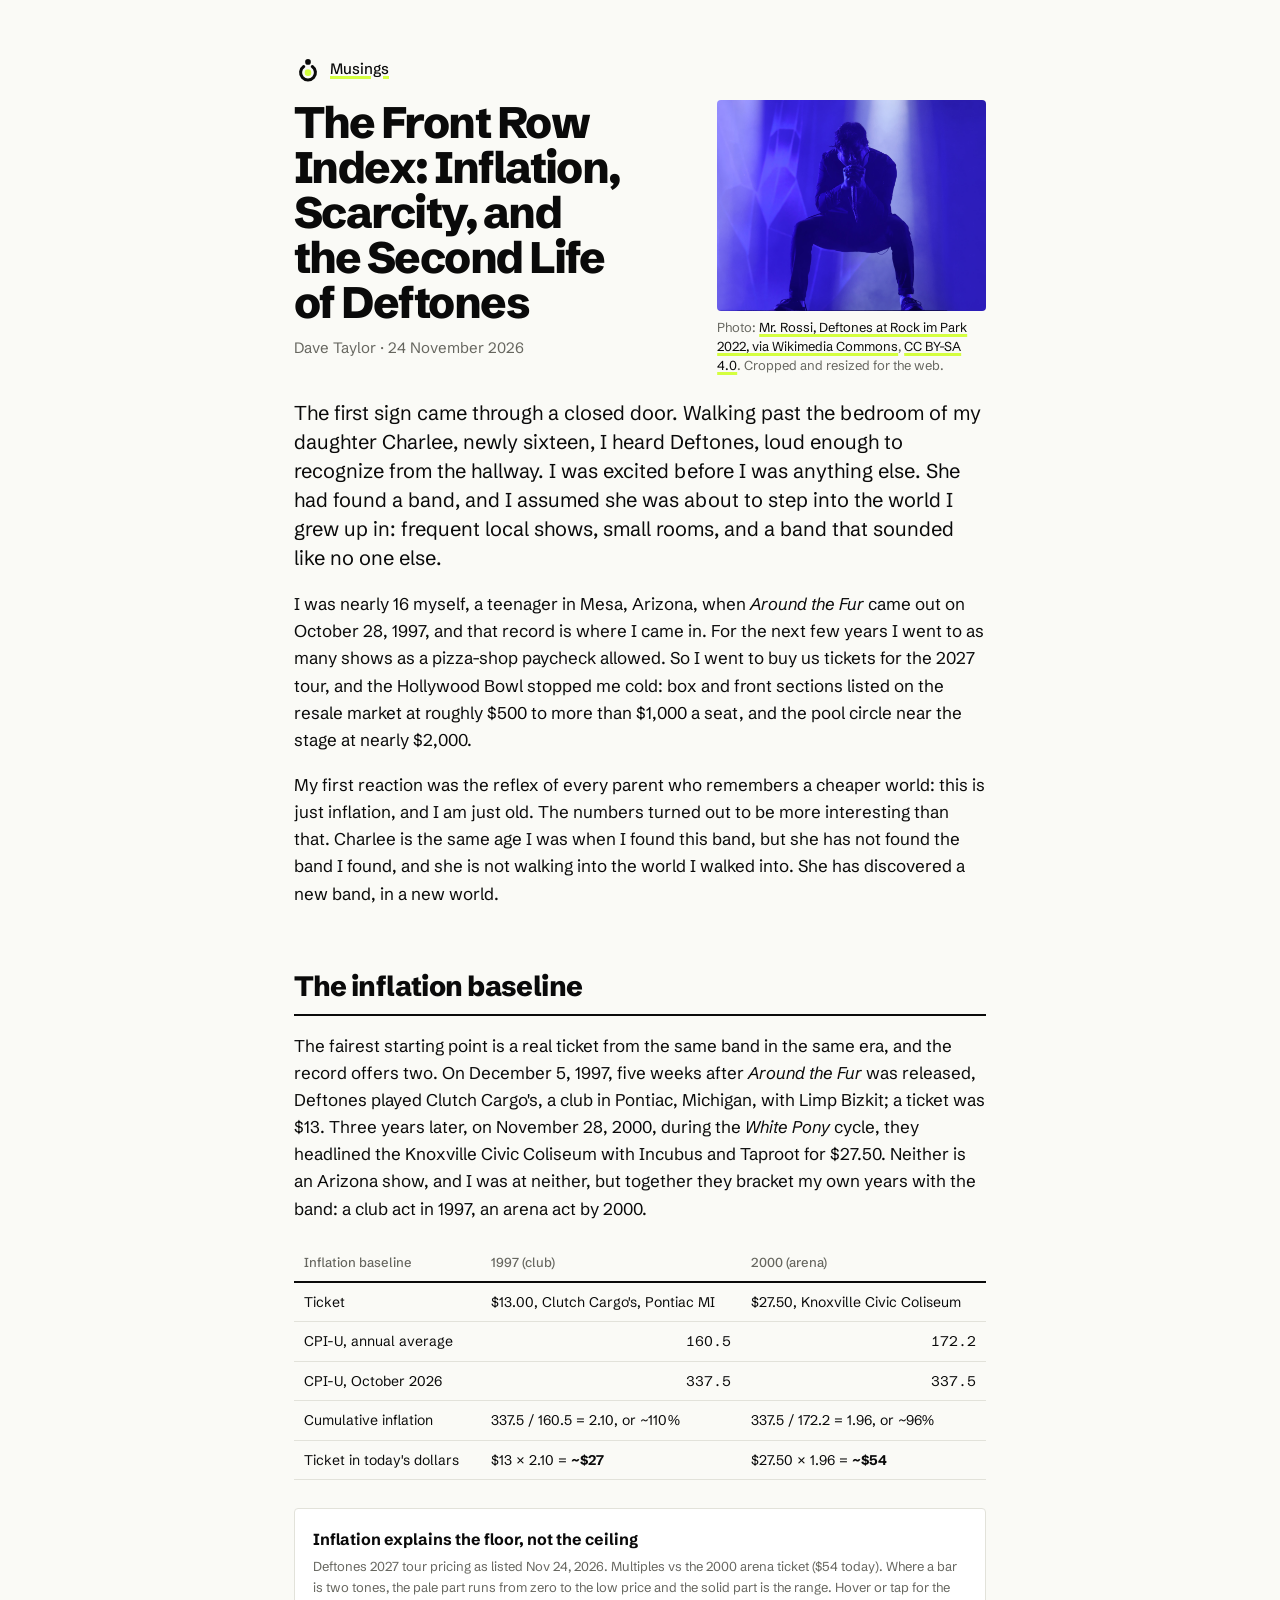
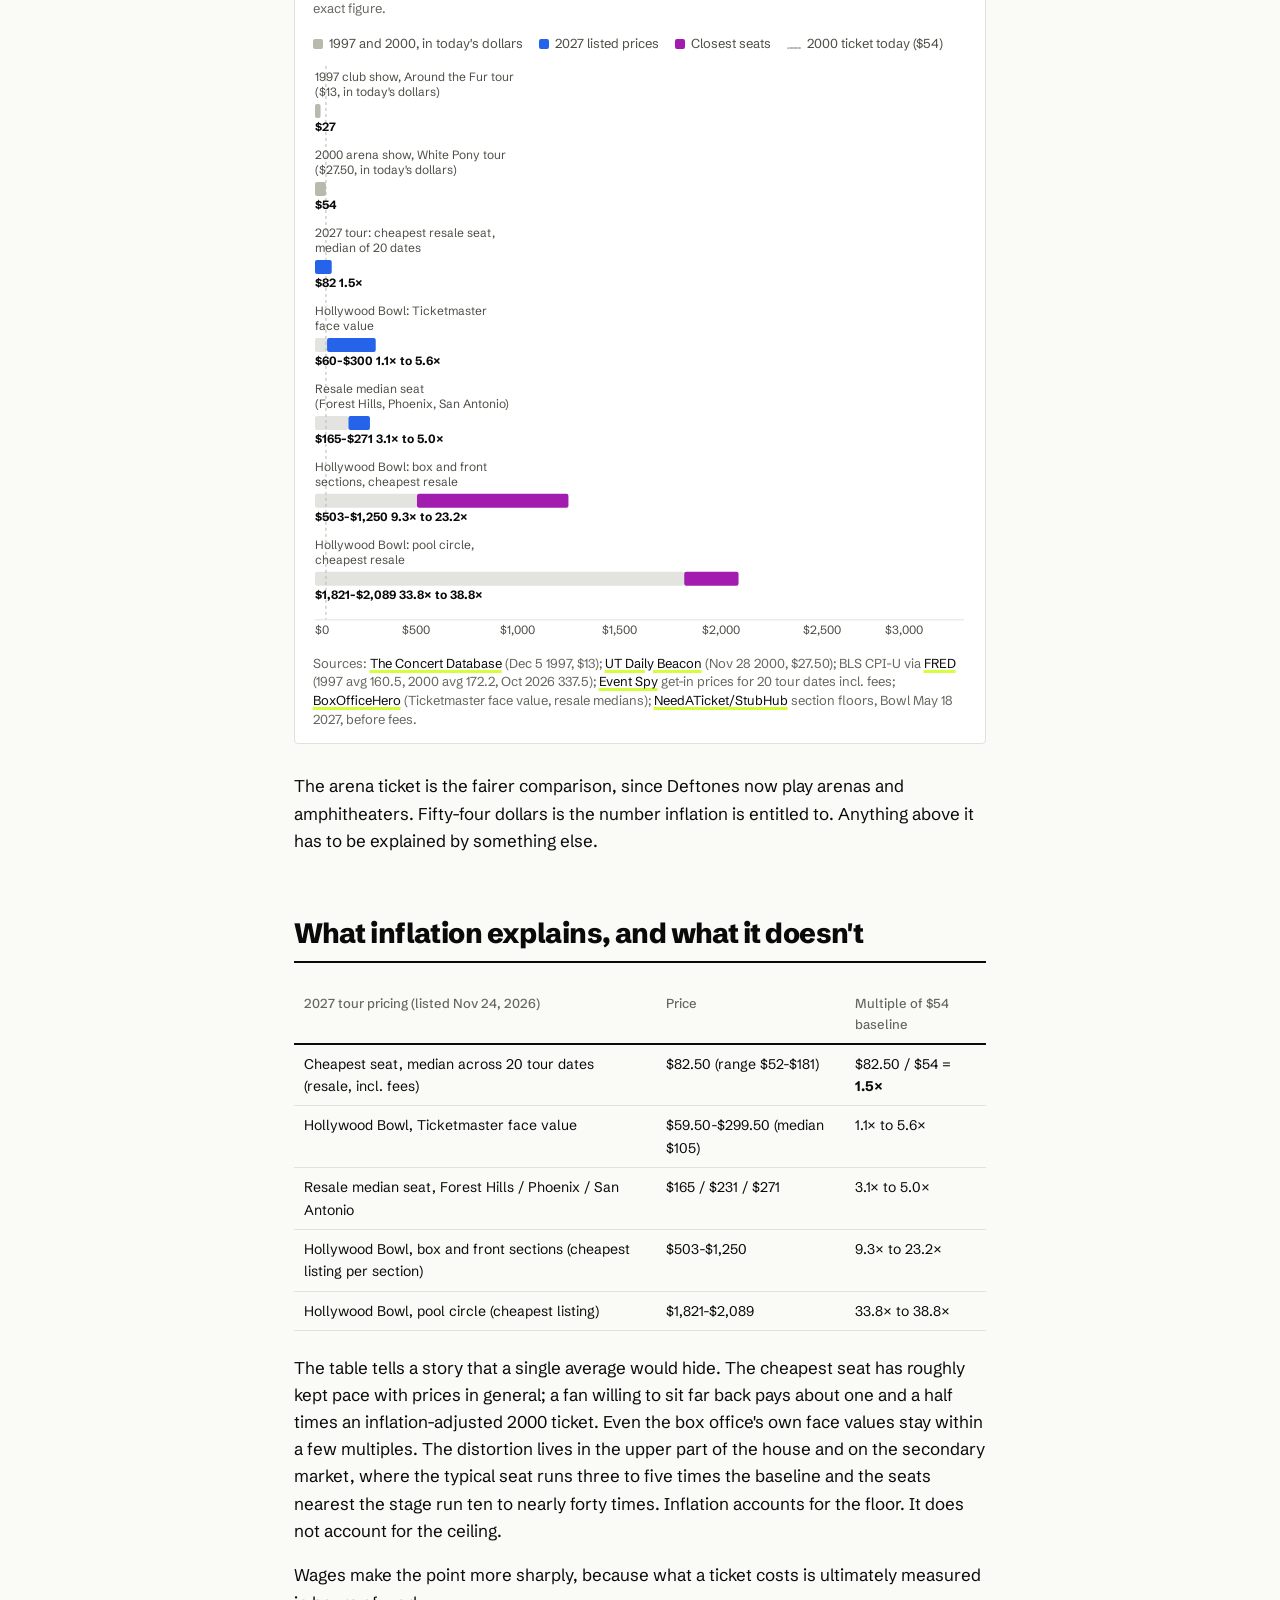
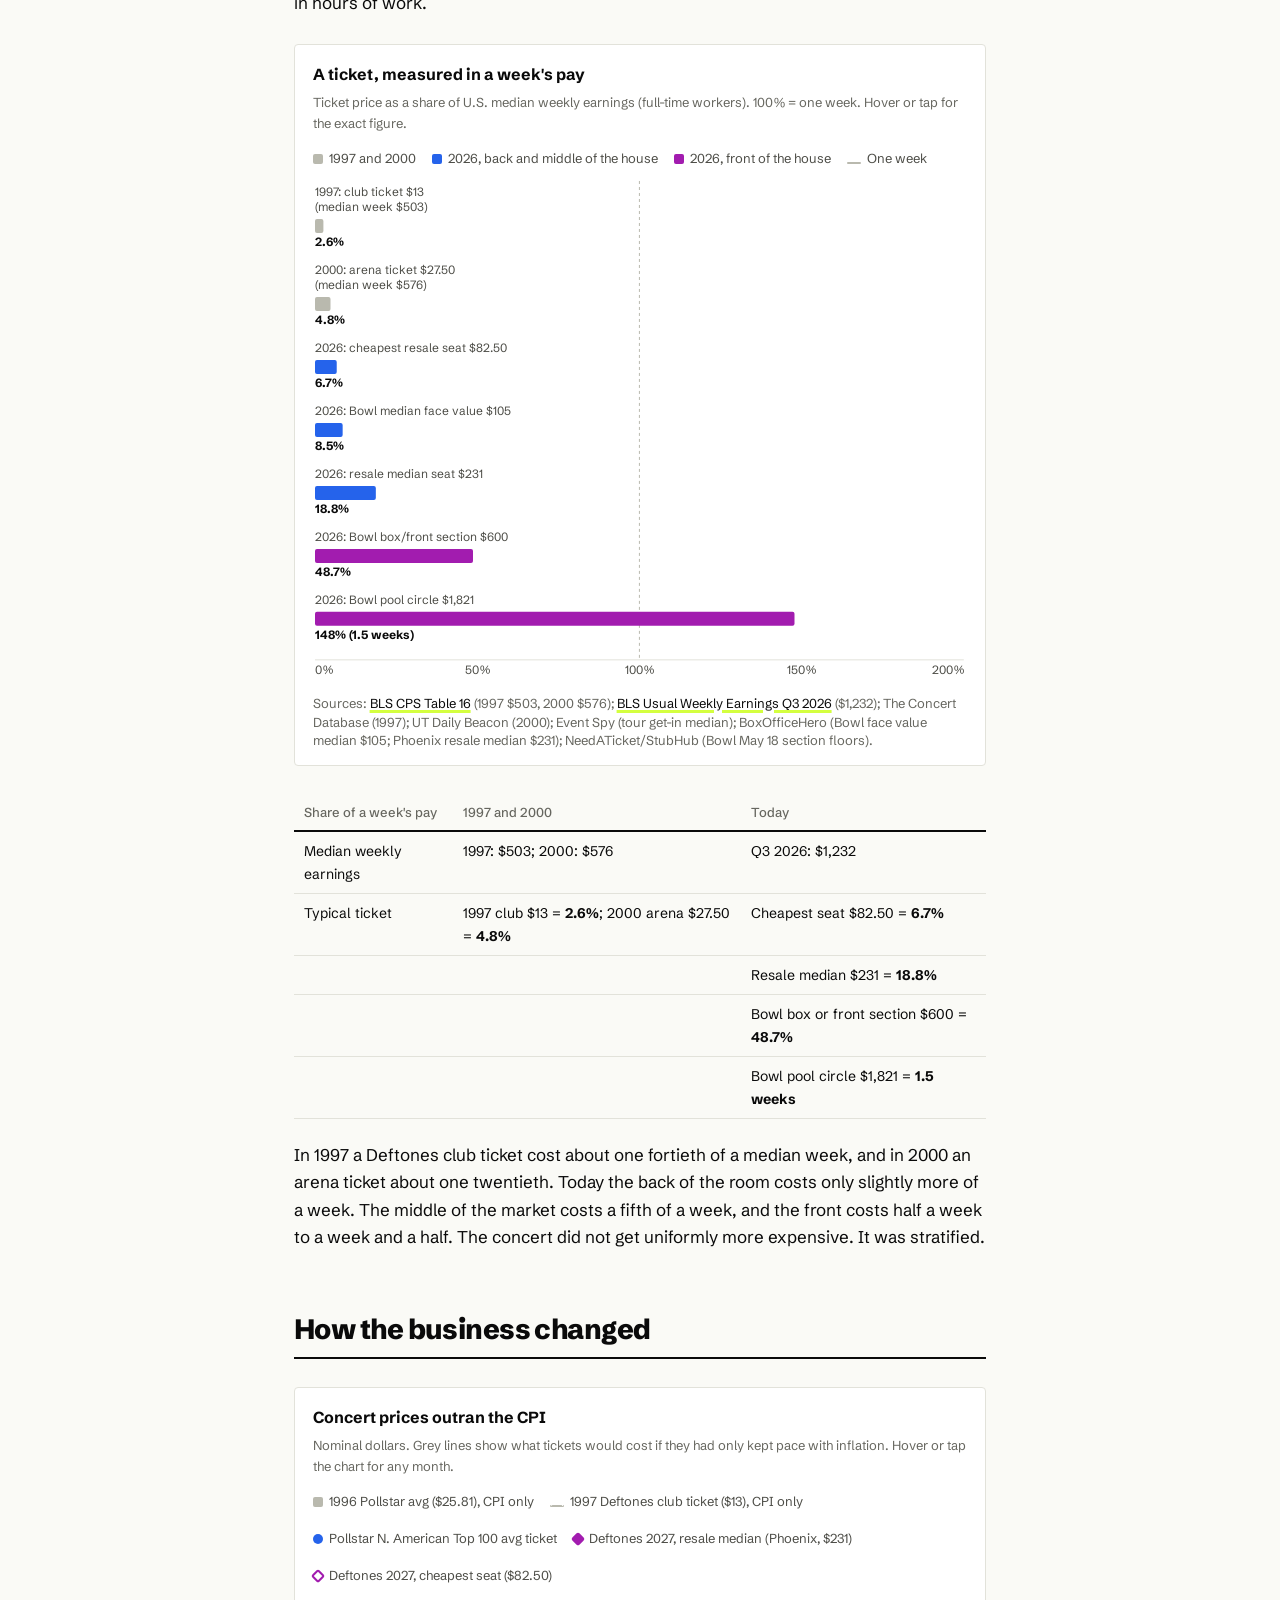
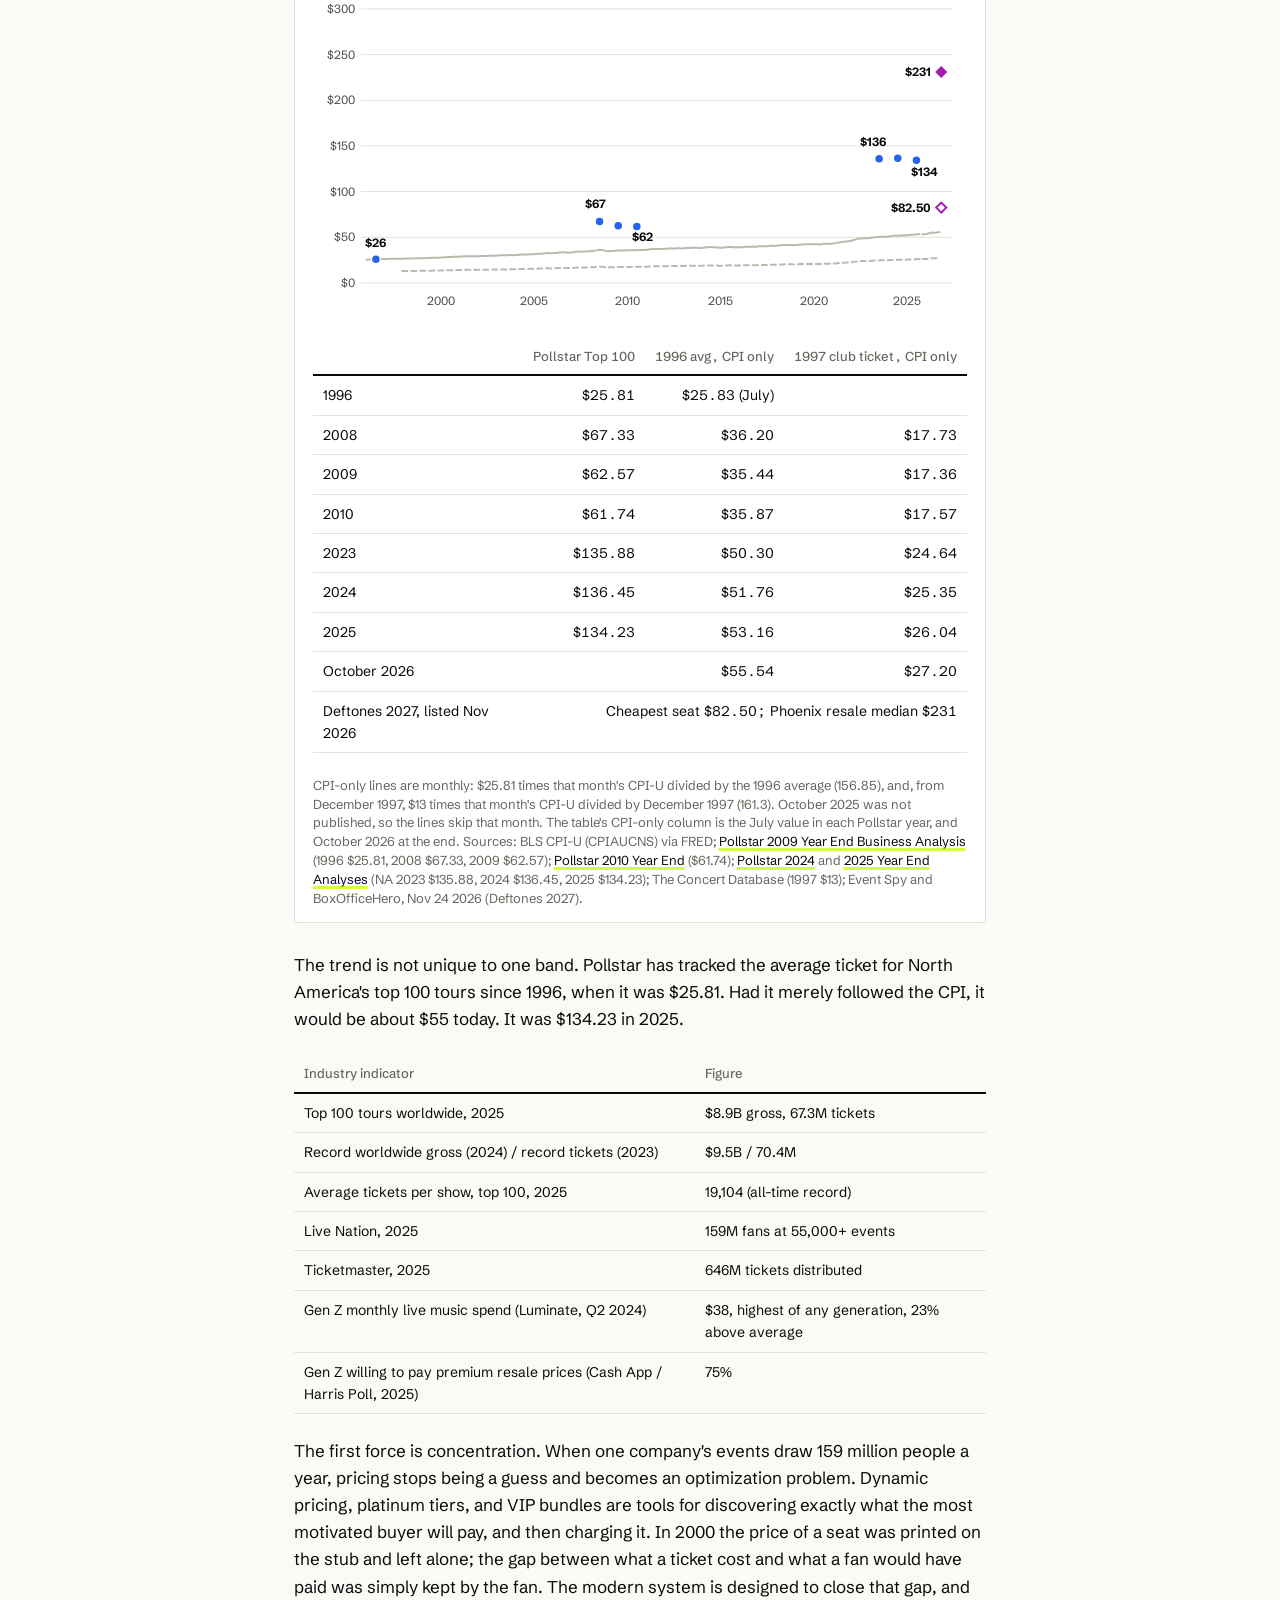
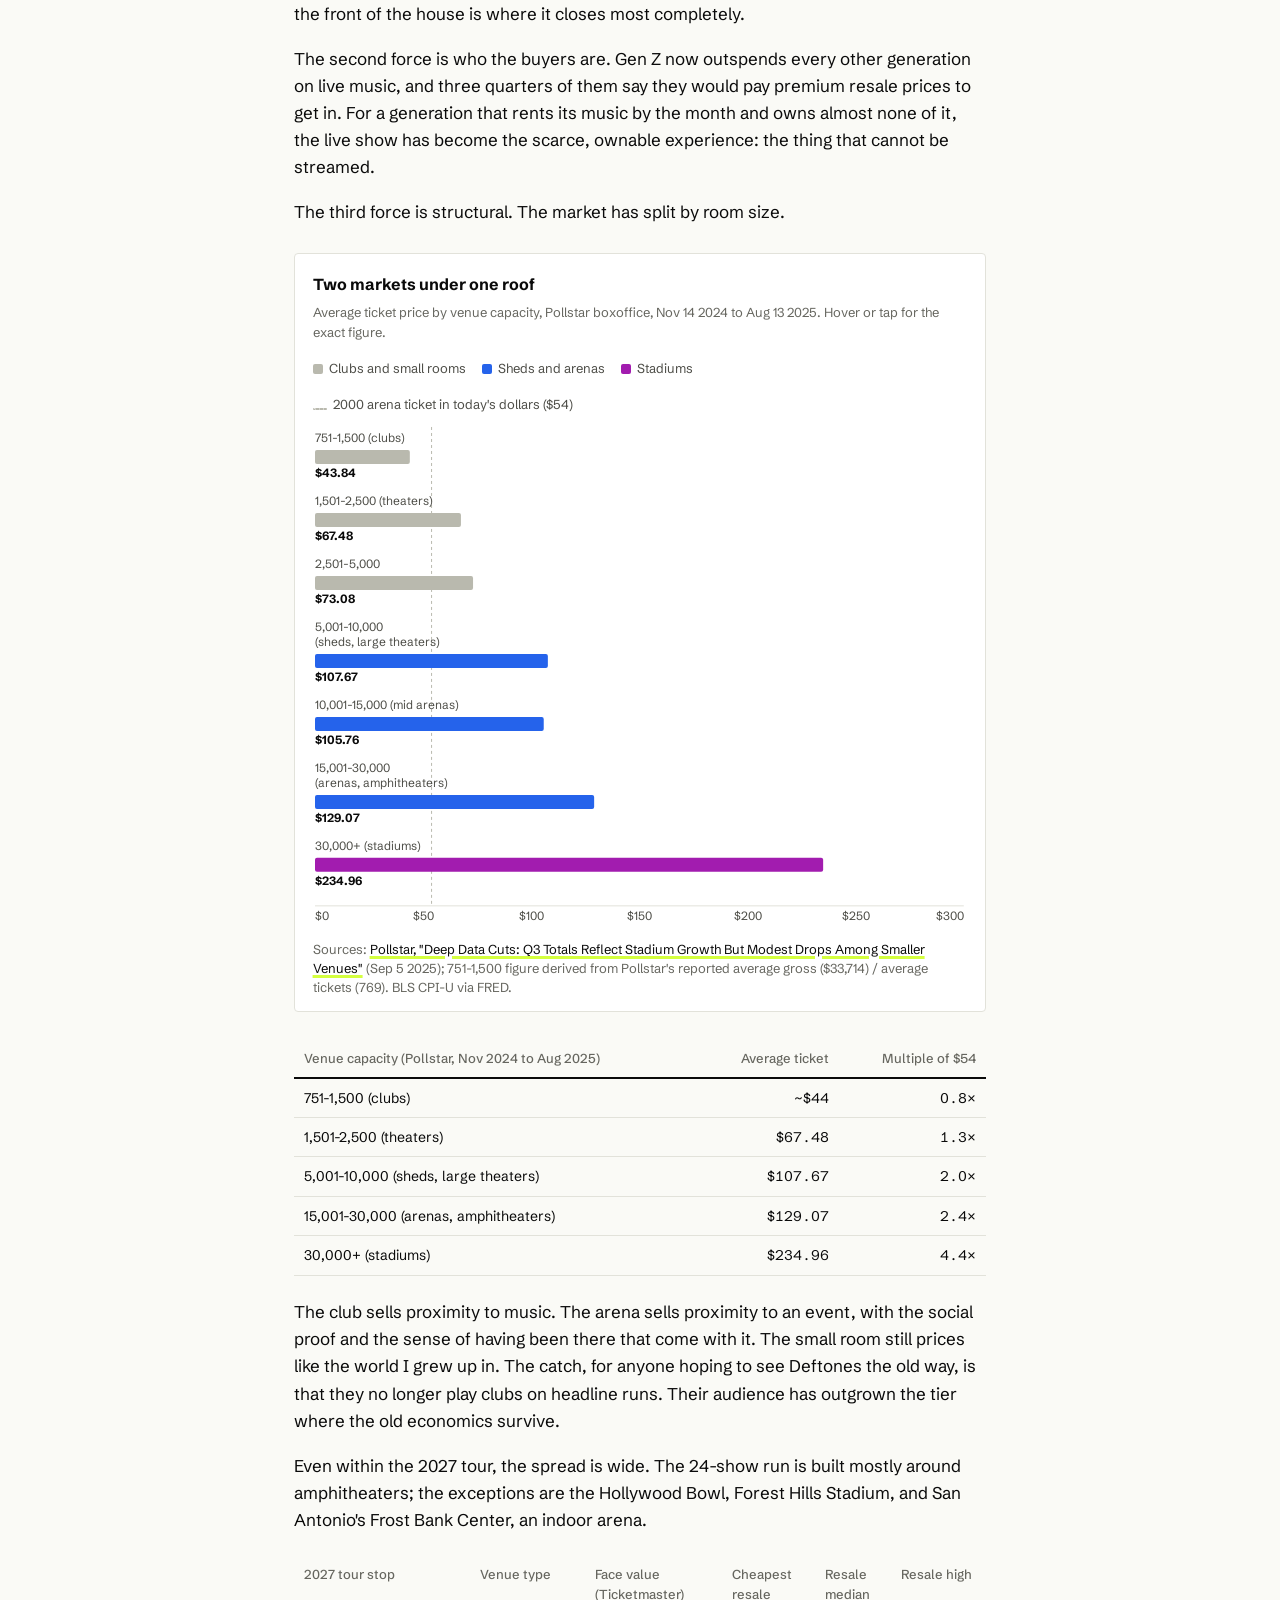
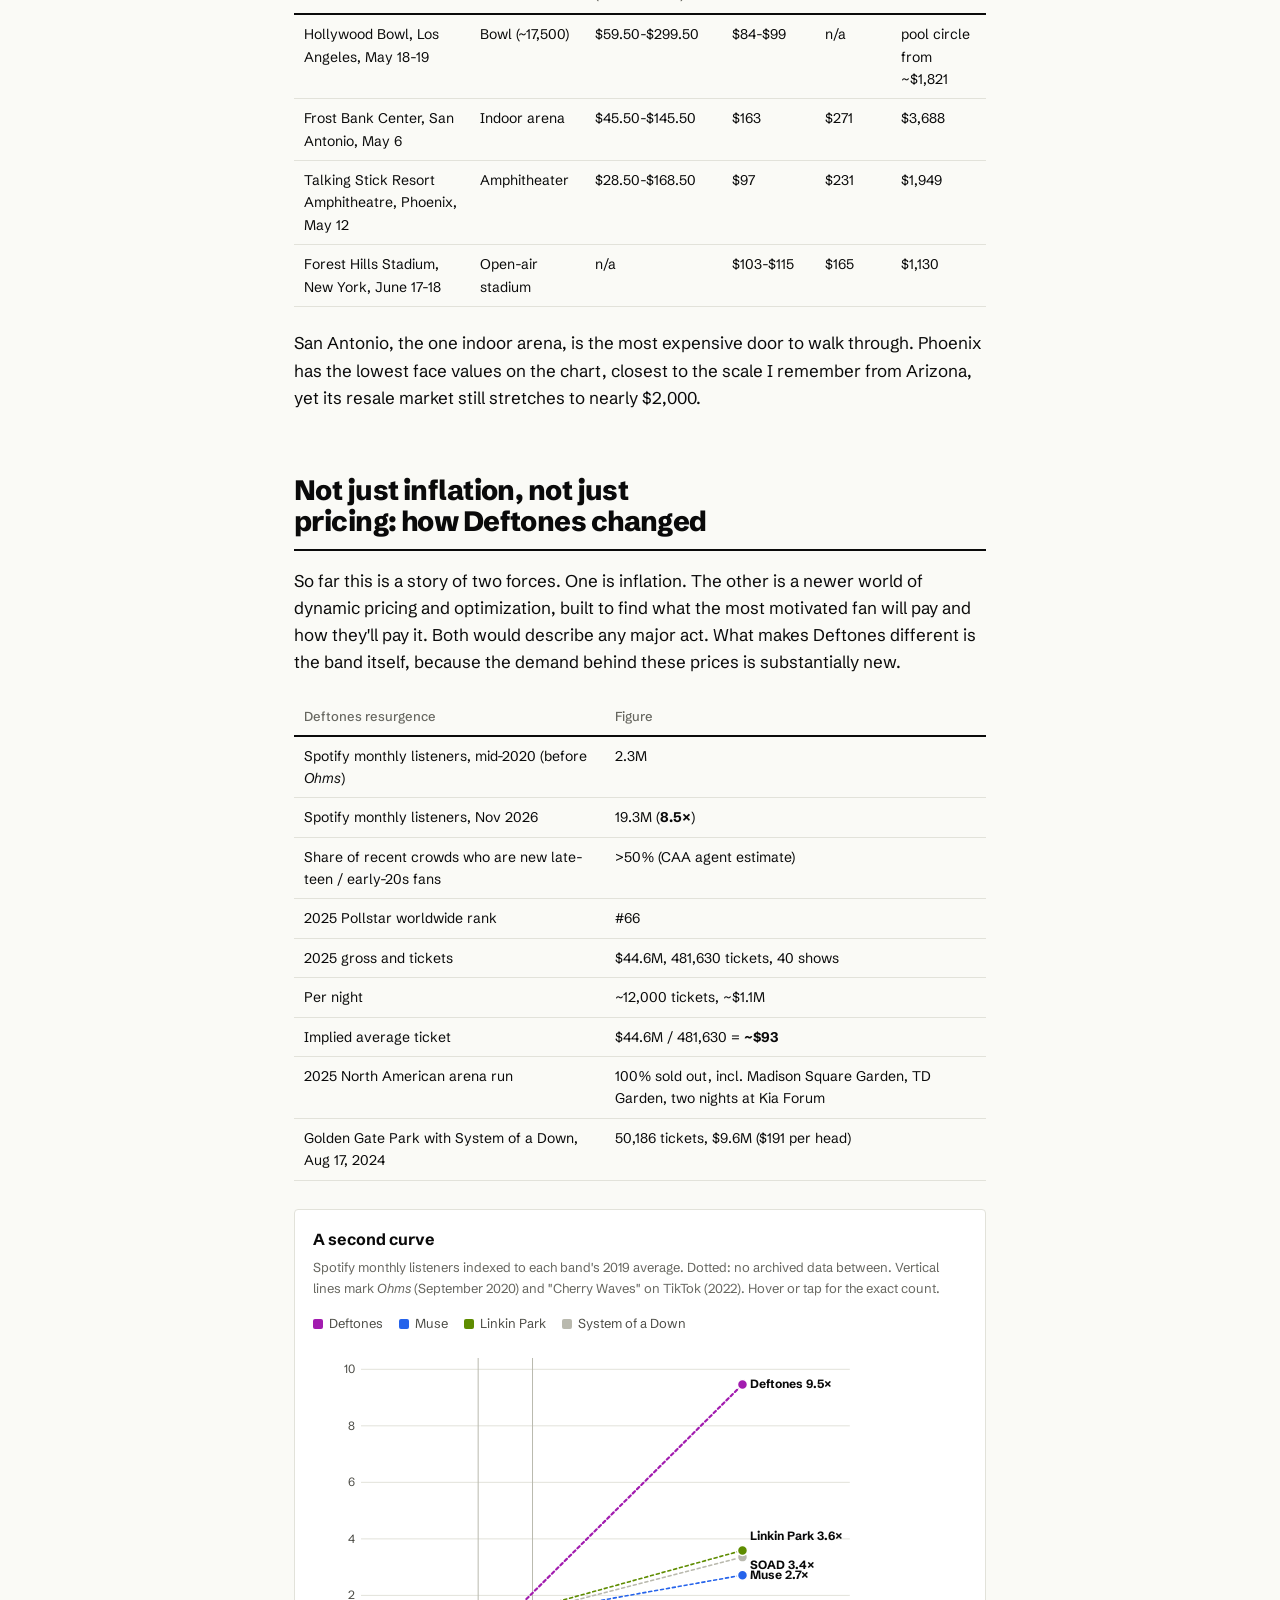
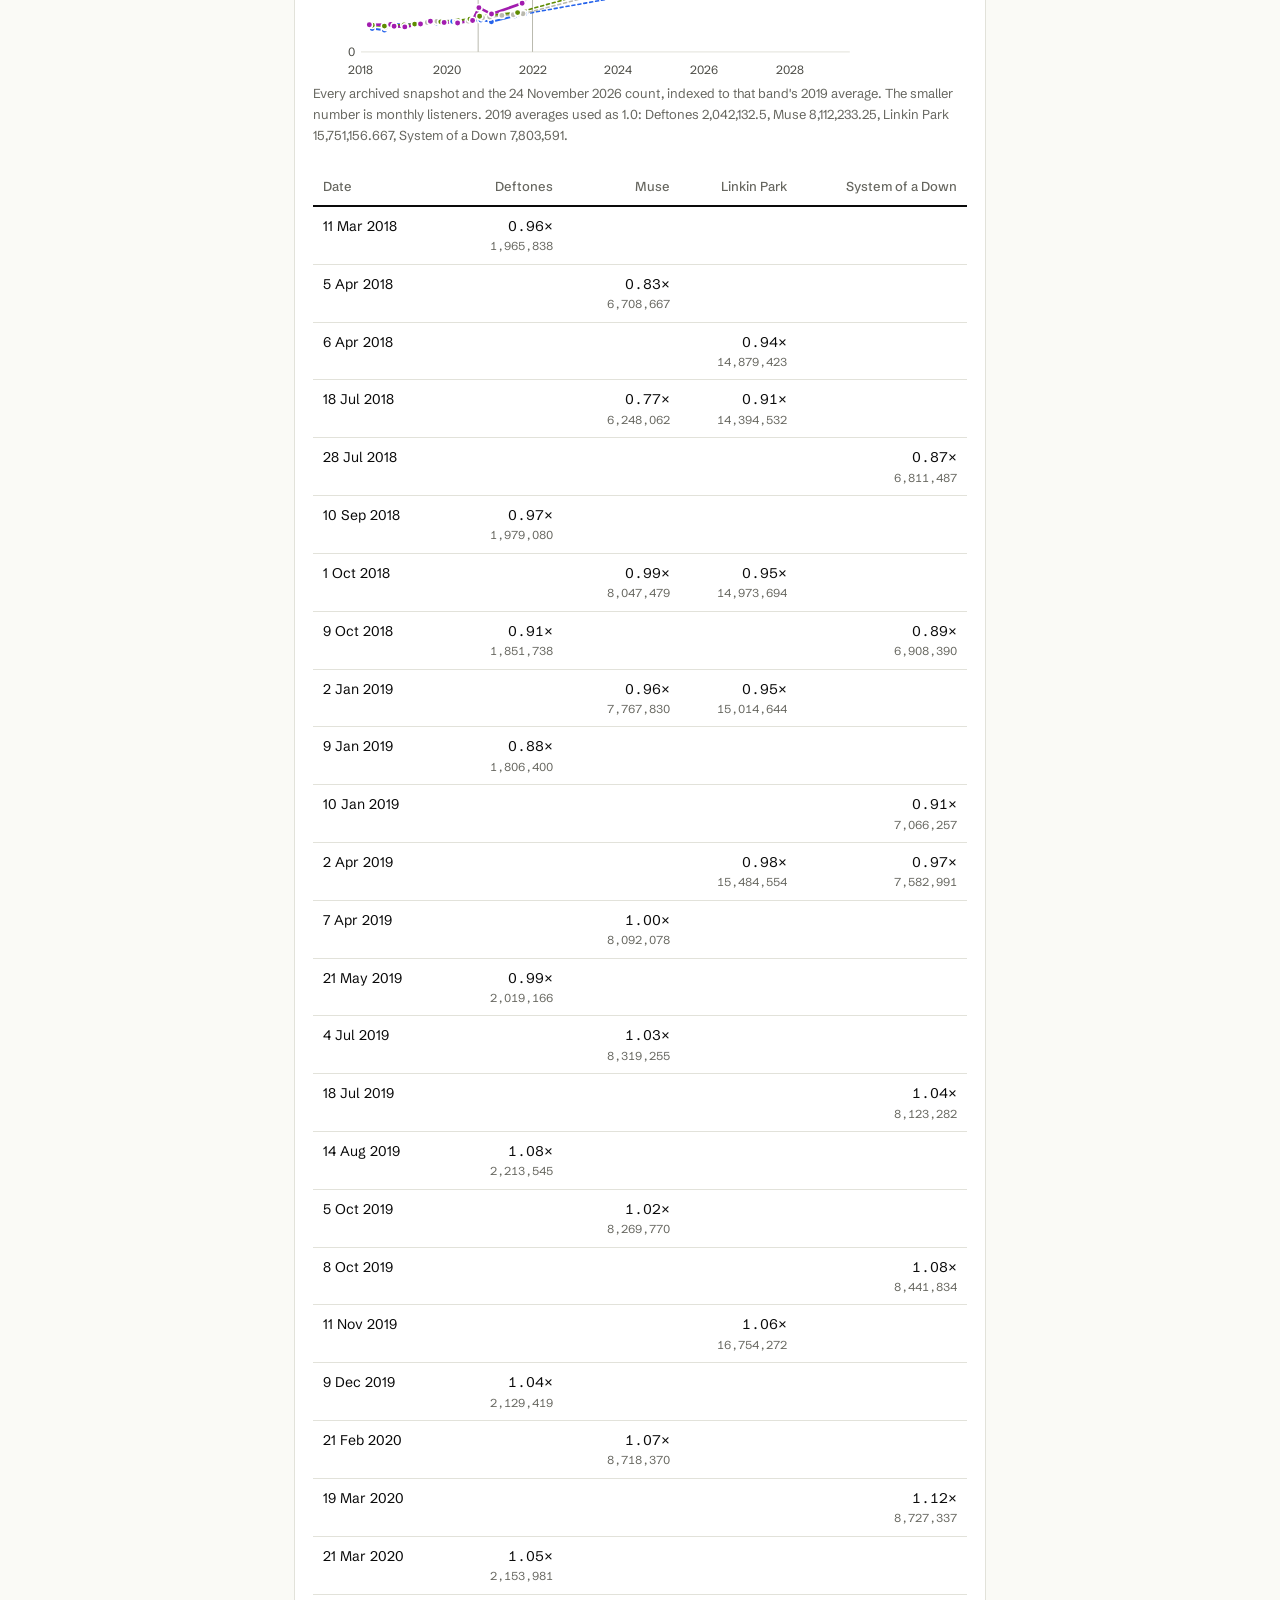
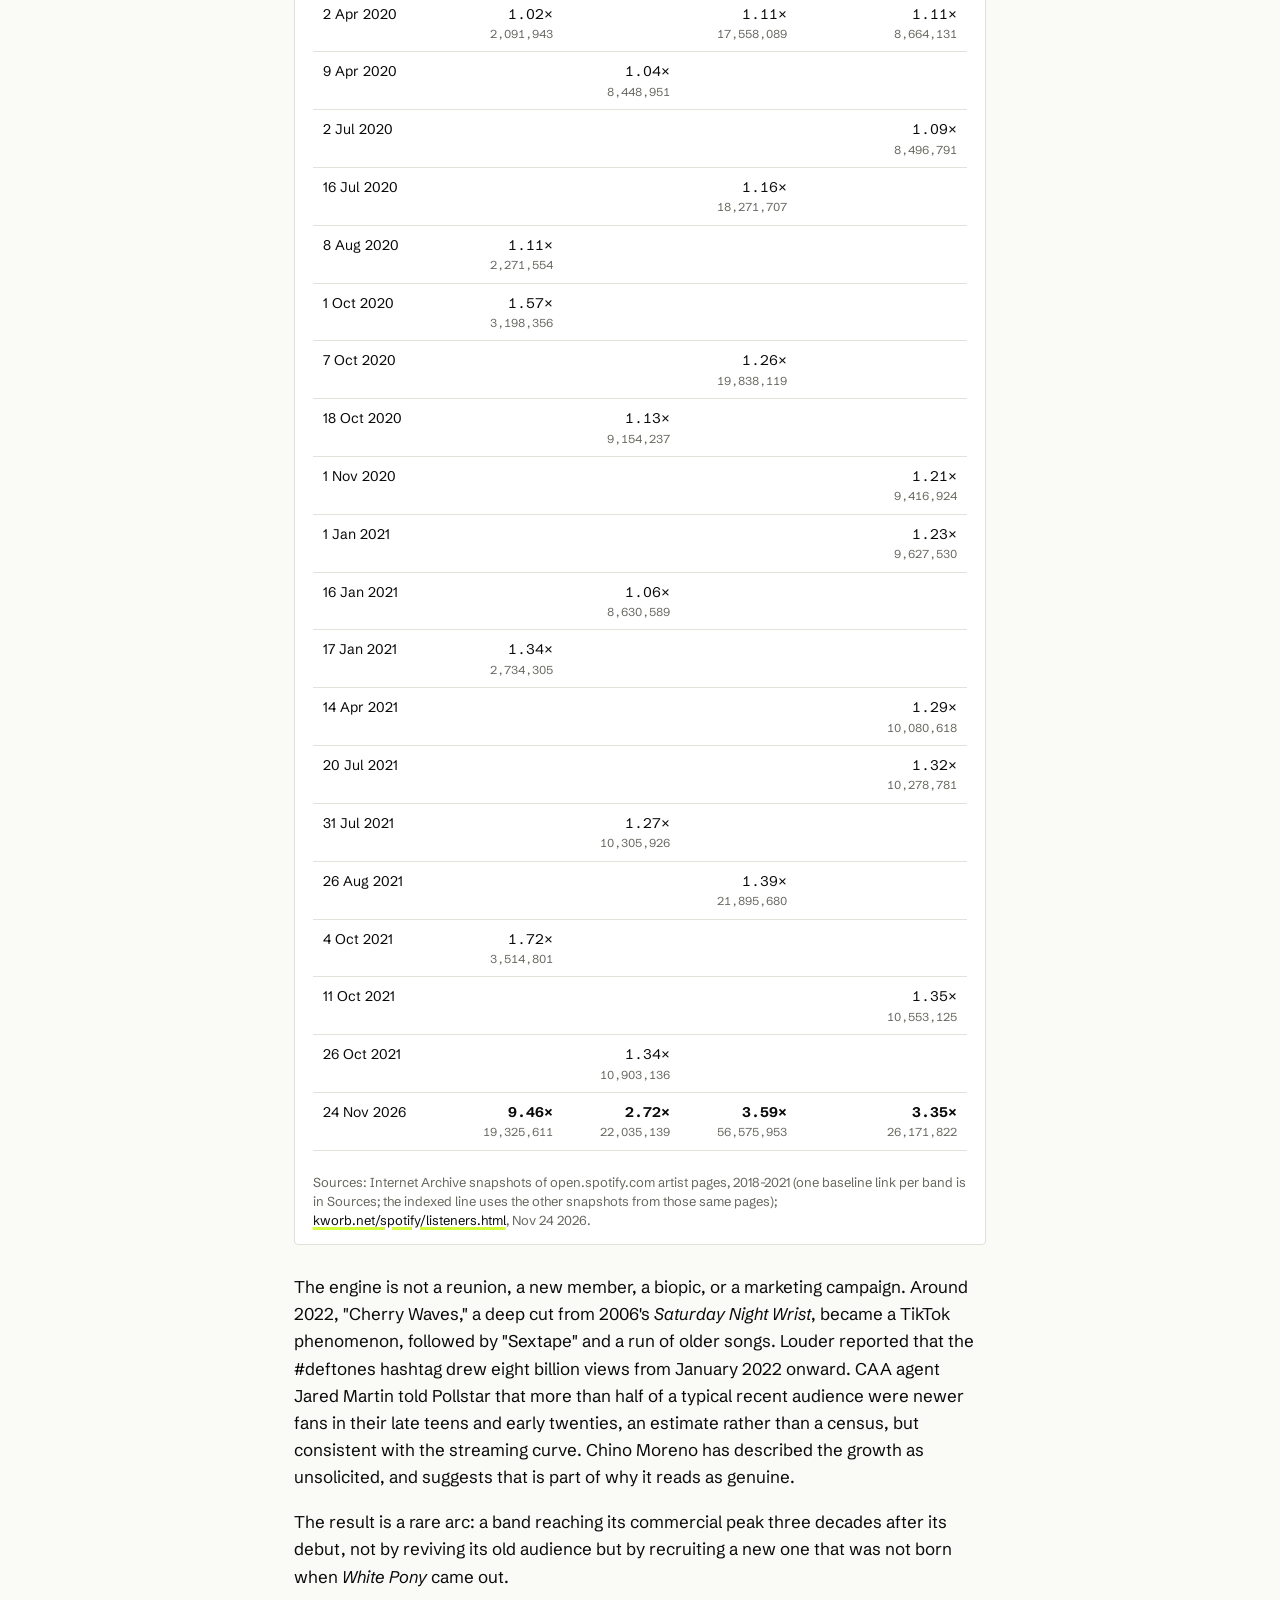
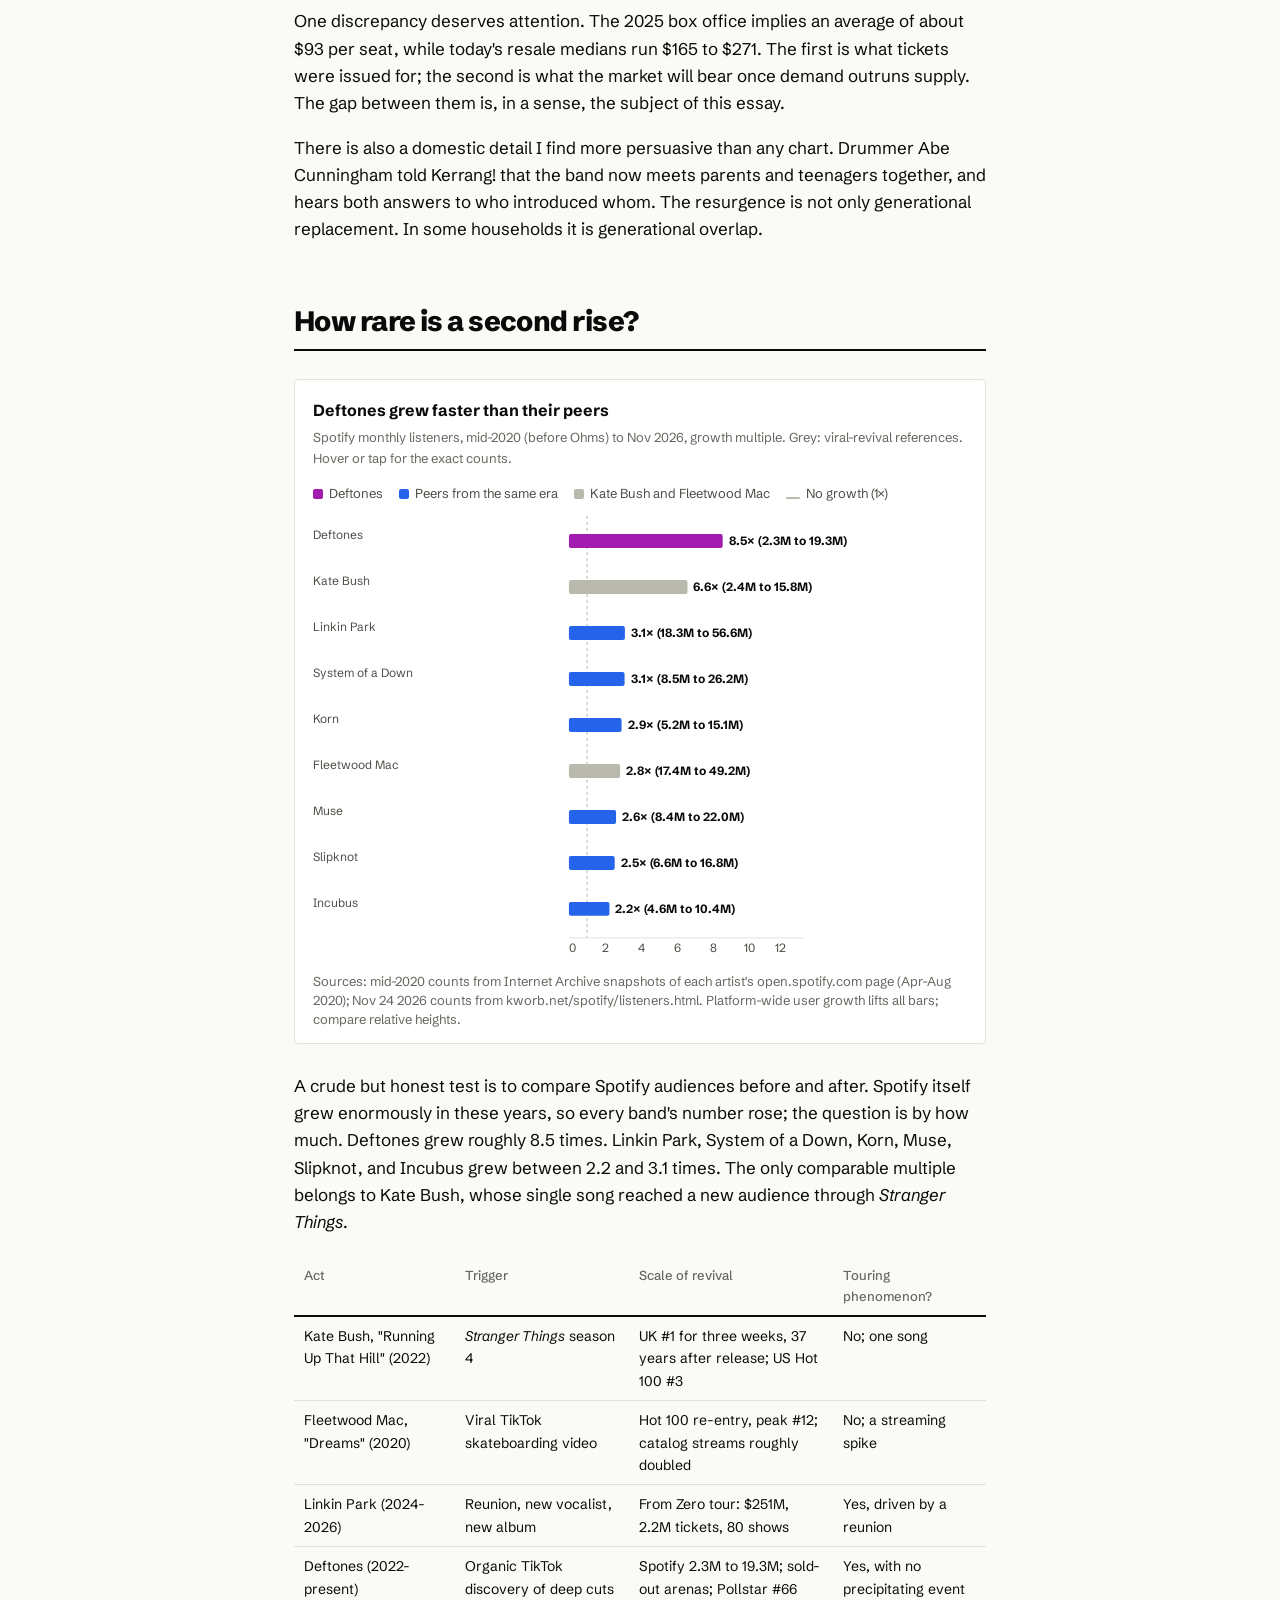
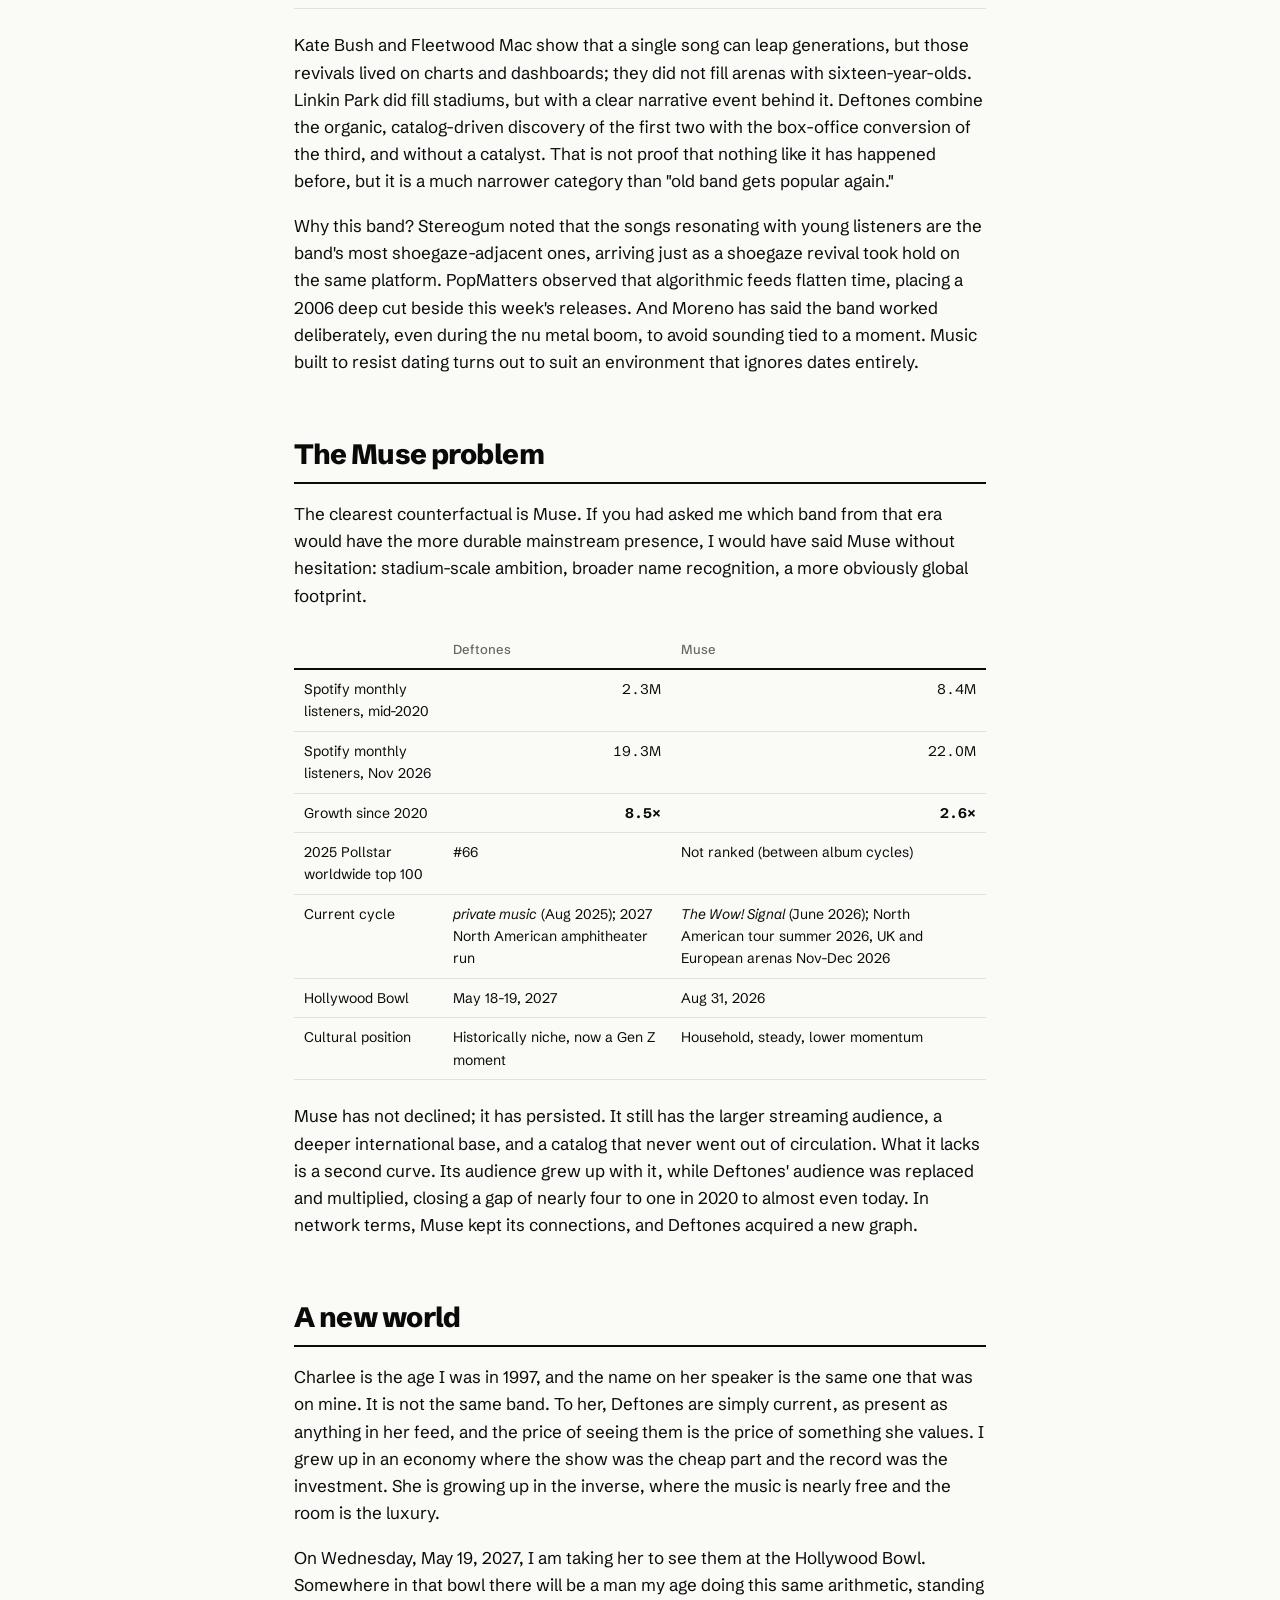
<file: deftones/index.html>
<!doctype html>
<html lang="en">
<head>
<meta charset="utf-8">
<meta name="viewport" content="width=device-width, initial-scale=1">
<title>The Front Row Index: Inflation, Scarcity, and the Second Life of Deftones</title>
<meta name="description" content="What inflation explains about concert prices, what it doesn't, and why Deftones, a 90s band, are bigger with Gen Z than ever.">
<meta name="author" content="Dave Taylor">
<link rel="canonical" href="https://lifehug.com/deftones/">
<meta property="og:url" content="https://lifehug.com/deftones/">
<meta property="og:site_name" content="Dave Taylor">
<script type="application/ld+json">
{
  "@context": "https://schema.org",
  "@type": "BlogPosting",
  "headline": "The Front Row Index: Inflation, Scarcity, and the Second Life of Deftones",
  "description": "What inflation explains about concert prices, what it doesn't, and why Deftones, a 90s band, are bigger with Gen Z than ever.",
  "image": "https://lifehug.com/deftones/preview.png",
  "datePublished": "2026-11-24",
  "dateModified": "2026-11-25",
  "mainEntityOfPage": "https://lifehug.com/deftones/",
  "author": {"@type": "Person", "@id": "https://lifehug.com/#dave", "name": "Dave Taylor", "url": "https://lifehug.com/"}
}
</script>
<meta property="og:title" content="The Front Row Index: Inflation, Scarcity, and the Second Life of Deftones">
<meta property="og:description" content="What inflation explains about concert prices, what it doesn't, and why Deftones, a 90s band, are bigger with Gen Z than ever.">
<meta property="og:image" content="https://lifehug.com/deftones/preview.png">
<meta property="og:type" content="article">
<meta name="twitter:card" content="summary_large_image">
<link rel="icon" href="/assets/icon.svg" type="image/svg+xml">
<link rel="apple-touch-icon" href="/assets/apple-touch-icon.png">
<link rel="preconnect" href="https://fonts.googleapis.com">
<link rel="preconnect" href="https://fonts.gstatic.com" crossorigin>
<link href="https://fonts.googleapis.com/css2?family=Schibsted+Grotesk:ital,wght@0,400;0,500;0,700;0,800;1,400&display=swap" rel="stylesheet">
<link rel="stylesheet" href="/assets/post.css">
<!-- Google tag. Required on every page; do not remove or change. -->
<script async src="https://www.googletagmanager.com/gtm.js?id=GTM-PW4VK99V"></script>
<script>
  window.dataLayer = window.dataLayer || [];
  function gtag(){dataLayer.push(arguments);}
  gtag('js', new Date());
</script>
<style>
.hero-wrap{display:grid; grid-template-columns:minmax(0,1.2fr) minmax(0,.8fr); gap:1rem 1.25rem; align-items:start; margin:0 0 1.5rem}
.hero-wrap h1{margin:0 0 .7rem}
.hero-wrap .byline{margin:0}
figure.hero{margin:0; background:transparent; border:0; padding:0}
figure.hero img{display:block; width:100%; height:auto; border-radius:4px; background:var(--surface-2)}
figure.hero figcaption{margin-top:.45rem}
.chart{width:100%; touch-action:manipulation}
.chart svg{display:block; width:100%; height:auto}
.chart .hit{cursor:pointer}
.chart .hit:focus-visible{outline:2px solid var(--text); outline-offset:2px}
svg text.val{fill:var(--text); font-weight:700}
#tip{max-width:min(320px, calc(100vw - 16px)); white-space:pre-line; z-index:20}
.series table{min-width:34rem}
.series td .raw{display:block; font-weight:400; color:var(--text-3); font-size:.72rem}
.sources h3{margin-top:1.5rem}
.sources ul{margin:.35rem 0 0; padding-left:1.15rem}
.sources li{margin:0 0 .4rem}
@media (max-width:560px){
  .hero-wrap{grid-template-columns:1fr}
}
</style>
</head>
<body>
<main>

<div class="kicker"><a class="home" href="../" aria-label="Home"><img src="/assets/icon.svg" alt="" width="28" height="28"></a><a href="../#musings">Musings</a></div>

<div class="hero-wrap">
<div>
<h1>The Front Row Index: Inflation, Scarcity, and the Second Life of Deftones</h1>
<div class="byline">Dave Taylor &middot; <time datetime="2026-11-24">24 November 2026</time></div>
</div>
<figure class="hero">
<img src="hero.jpg" width="2000" height="1568" alt="Deftones on stage at Rock im Park 2022, a performer crouched at a microphone under blue light.">
<figcaption>Photo: <a href="https://commons.wikimedia.org/wiki/File:Deftones_-_Rock_im_Park_2022_-_IMG_2953_-_4.jpg">Mr. Rossi, Deftones at Rock im Park 2022, via Wikimedia Commons</a>, <a href="https://creativecommons.org/licenses/by-sa/4.0/">CC BY-SA 4.0</a>. Cropped and resized for the web.</figcaption>
</figure>
</div>

<p class="lede">The first sign came through a closed door. Walking past the bedroom of my daughter Charlee, newly sixteen, I heard Deftones, loud enough to recognize from the hallway. I was excited before I was anything else. She had found a band, and I assumed she was about to step into the world I grew up in: frequent local shows, small rooms, and a band that sounded like no one else.</p>

<p>I was nearly 16 myself, a teenager in Mesa, Arizona, when <i>Around the Fur</i> came out on October 28, 1997, and that record is where I came in. For the next few years I went to as many shows as a pizza-shop paycheck allowed. So I went to buy us tickets for the 2027 tour, and the Hollywood Bowl stopped me cold: box and front sections listed on the resale market at roughly $500 to more than $1,000 a seat, and the pool circle near the stage at nearly $2,000.</p>

<p>My first reaction was the reflex of every parent who remembers a cheaper world: this is just inflation, and I am just old. The numbers turned out to be more interesting than that. Charlee is the same age I was when I found this band, but she has not found the band I found, and she is not walking into the world I walked into. She has discovered a new band, in a new world.</p>

<h2 id="inflation-baseline">The inflation baseline</h2>

<p>The fairest starting point is a real ticket from the same band in the same era, and the record offers two. On December 5, 1997, five weeks after <i>Around the Fur</i> was released, Deftones played Clutch Cargo's, a club in Pontiac, Michigan, with Limp Bizkit; a ticket was $13. Three years later, on November 28, 2000, during the <i>White Pony</i> cycle, they headlined the Knoxville Civic Coliseum with Incubus and Taproot for $27.50. Neither is an Arizona show, and I was at neither, but together they bracket my own years with the band: a club act in 1997, an arena act by 2000.</p>

<div class="tablewrap"><table>
<tr><th>Inflation baseline</th><th>1997 (club)</th><th>2000 (arena)</th></tr>
<tr><td>Ticket</td><td>$13.00, Clutch Cargo's, Pontiac MI</td><td>$27.50, Knoxville Civic Coliseum</td></tr>
<tr><td>CPI-U, annual average</td><td class="num">160.5</td><td class="num">172.2</td></tr>
<tr><td>CPI-U, October 2026</td><td class="num">337.5</td><td class="num">337.5</td></tr>
<tr><td>Cumulative inflation</td><td>337.5 / 160.5 = 2.10, or ~110%</td><td>337.5 / 172.2 = 1.96, or ~96%</td></tr>
<tr><td>Ticket in today's dollars</td><td>$13 &times; 2.10 = <b>~$27</b></td><td>$27.50 &times; 1.96 = <b>~$54</b></td></tr>
</table></div>

<figure>
<h4>Inflation explains the floor, not the ceiling</h4>
<p class="sub">Deftones 2027 tour pricing as listed Nov 24, 2026. Multiples vs the 2000 arena ticket ($54 today). Where a bar is two tones, the pale part runs from zero to the low price and the solid part is the range. Hover or tap for the exact figure.</p>
<div class="legend"><span><i style="background:var(--neutral)"></i>1997 and 2000, in today's dollars</span><span><i style="background:var(--s1)"></i>2027 listed prices</span><span><i style="background:var(--s3)"></i>Closest seats</span><span><i style="background:transparent;border-top:2px dotted var(--neutral);height:0;width:14px"></i>2000 ticket today ($54)</span></div>
<div class="chart" id="c1"></div>
<figcaption>Sources: <a href="https://theconcertdatabase.com/concerts/deftones-4">The Concert Database</a> (Dec 5 1997, $13); <a href="https://utdailybeacon.com/101972/entertainment/deftones-to-bring-rock-to-knoxville/">UT Daily Beacon</a> (Nov 28 2000, $27.50); BLS CPI-U via <a href="https://fred.stlouisfed.org/series/CPIAUCNS">FRED</a> (1997 avg 160.5, 2000 avg 172.2, Oct 2026 337.5); <a href="https://www.event-spy.com/performer/deftones-ticket-prices/26390">Event Spy</a> get-in prices for 20 tour dates incl. fees; <a href="https://www.boxofficehero.com/event/4837411-deftones-north-american-tour-2027-hollywood-ca-may-19-2027">BoxOfficeHero</a> (Ticketmaster face value, resale medians); <a href="https://needaticket.net/events/deftones-at-hollywood-bowl-los-angeles-2027-05-18">NeedATicket/StubHub</a> section floors, Bowl May 18 2027, before fees.</figcaption>
</figure>

<p>The arena ticket is the fairer comparison, since Deftones now play arenas and amphitheaters. Fifty-four dollars is the number inflation is entitled to. Anything above it has to be explained by something else.</p>

<h2 id="what-inflation-explains">What inflation explains, and what it doesn't</h2>

<div class="tablewrap"><table>
<tr><th>2027 tour pricing (listed Nov 24, 2026)</th><th>Price</th><th>Multiple of $54 baseline</th></tr>
<tr><td>Cheapest seat, median across 20 tour dates (resale, incl. fees)</td><td>$82.50 (range $52-$181)</td><td>$82.50 / $54 = <b>1.5&times;</b></td></tr>
<tr><td>Hollywood Bowl, Ticketmaster face value</td><td>$59.50-$299.50 (median $105)</td><td>1.1&times; to 5.6&times;</td></tr>
<tr><td>Resale median seat, Forest Hills / Phoenix / San Antonio</td><td>$165 / $231 / $271</td><td>3.1&times; to 5.0&times;</td></tr>
<tr><td>Hollywood Bowl, box and front sections (cheapest listing per section)</td><td>$503-$1,250</td><td>9.3&times; to 23.2&times;</td></tr>
<tr><td>Hollywood Bowl, pool circle (cheapest listing)</td><td>$1,821-$2,089</td><td>33.8&times; to 38.8&times;</td></tr>
</table></div>

<p>The table tells a story that a single average would hide. The cheapest seat has roughly kept pace with prices in general; a fan willing to sit far back pays about one and a half times an inflation-adjusted 2000 ticket. Even the box office's own face values stay within a few multiples. The distortion lives in the upper part of the house and on the secondary market, where the typical seat runs three to five times the baseline and the seats nearest the stage run ten to nearly forty times. Inflation accounts for the floor. It does not account for the ceiling.</p>

<p>Wages make the point more sharply, because what a ticket costs is ultimately measured in hours of work.</p>

<figure>
<h4>A ticket, measured in a week's pay</h4>
<p class="sub">Ticket price as a share of U.S. median weekly earnings (full-time workers). 100% = one week. Hover or tap for the exact figure.</p>
<div class="legend"><span><i style="background:var(--neutral)"></i>1997 and 2000</span><span><i style="background:var(--s1)"></i>2026, back and middle of the house</span><span><i style="background:var(--s3)"></i>2026, front of the house</span><span><i style="background:transparent;border-top:2px solid var(--neutral);height:0;width:14px"></i>One week</span></div>
<div class="chart" id="c2"></div>
<figcaption>Sources: <a href="https://www.bls.gov/cps/wlftable16.htm">BLS CPS Table 16</a> (1997 $503, 2000 $576); <a href="https://www.bls.gov/news.release/wkyeng.htm">BLS Usual Weekly Earnings Q3 2026</a> ($1,232); The Concert Database (1997); UT Daily Beacon (2000); Event Spy (tour get-in median); BoxOfficeHero (Bowl face value median $105; Phoenix resale median $231); NeedATicket/StubHub (Bowl May 18 section floors).</figcaption>
</figure>

<div class="tablewrap"><table>
<tr><th>Share of a week's pay</th><th>1997 and 2000</th><th>Today</th></tr>
<tr><td>Median weekly earnings</td><td>1997: $503; 2000: $576</td><td>Q3 2026: $1,232</td></tr>
<tr><td>Typical ticket</td><td>1997 club $13 = <b>2.6%</b>; 2000 arena $27.50 = <b>4.8%</b></td><td>Cheapest seat $82.50 = <b>6.7%</b></td></tr>
<tr><td></td><td></td><td>Resale median $231 = <b>18.8%</b></td></tr>
<tr><td></td><td></td><td>Bowl box or front section $600 = <b>48.7%</b></td></tr>
<tr><td></td><td></td><td>Bowl pool circle $1,821 = <b>1.5 weeks</b></td></tr>
</table></div>

<p>In 1997 a Deftones club ticket cost about one fortieth of a median week, and in 2000 an arena ticket about one twentieth. Today the back of the room costs only slightly more of a week. The middle of the market costs a fifth of a week, and the front costs half a week to a week and a half. The concert did not get uniformly more expensive. It was stratified.</p>

<h2 id="how-the-business-changed">How the business changed</h2>

<figure>
<h4>Concert prices outran the CPI</h4>
<p class="sub">Nominal dollars. Grey lines show what tickets would cost if they had only kept pace with inflation. Hover or tap the chart for any month.</p>
<div class="legend"><span><i style="background:var(--neutral)"></i>1996 Pollstar avg ($25.81), CPI only</span><span><i style="background:transparent;border-top:2px dashed var(--neutral);height:0;width:14px"></i>1997 Deftones club ticket ($13), CPI only</span><span><i style="background:var(--s1);border-radius:50%"></i>Pollstar N. American Top 100 avg ticket</span><span><i style="background:var(--s3);transform:rotate(45deg)"></i>Deftones 2027, resale median (Phoenix, $231)</span><span><i style="background:var(--surface);border:2px solid var(--s3);transform:rotate(45deg)"></i>Deftones 2027, cheapest seat ($82.50)</span></div>
<div class="chart" id="c3"></div>
<div class="tablewrap"><table>
<tr><th></th><th class="num">Pollstar Top 100</th><th class="num">1996 avg, CPI only</th><th class="num">1997 club ticket, CPI only</th></tr>
<tr><td>1996</td><td class="num">$25.81</td><td class="num">$25.83 (July)</td><td class="num"></td></tr>
<tr><td>2008</td><td class="num">$67.33</td><td class="num">$36.20</td><td class="num">$17.73</td></tr>
<tr><td>2009</td><td class="num">$62.57</td><td class="num">$35.44</td><td class="num">$17.36</td></tr>
<tr><td>2010</td><td class="num">$61.74</td><td class="num">$35.87</td><td class="num">$17.57</td></tr>
<tr><td>2023</td><td class="num">$135.88</td><td class="num">$50.30</td><td class="num">$24.64</td></tr>
<tr><td>2024</td><td class="num">$136.45</td><td class="num">$51.76</td><td class="num">$25.35</td></tr>
<tr><td>2025</td><td class="num">$134.23</td><td class="num">$53.16</td><td class="num">$26.04</td></tr>
<tr><td>October 2026</td><td class="num"></td><td class="num">$55.54</td><td class="num">$27.20</td></tr>
<tr><td>Deftones 2027, listed Nov 2026</td><td class="num" colspan="3">Cheapest seat $82.50; Phoenix resale median $231</td></tr>
</table></div>
<figcaption>CPI-only lines are monthly: $25.81 times that month's CPI-U divided by the 1996 average (156.85), and, from December 1997, $13 times that month's CPI-U divided by December 1997 (161.3). October 2025 was not published, so the lines skip that month. The table's CPI-only column is the July value in each Pollstar year, and October 2026 at the end. Sources: BLS CPI-U (CPIAUCNS) via FRED; <a href="https://data.pollstar.com/chart/2016/12/2009YearEndBusinessAnalysis_268.pdf">Pollstar 2009 Year End Business Analysis</a> (1996 $25.81, 2008 $67.33, 2009 $62.57); <a href="https://news.pollstar.com/2011/01/10/2010-year-end-features/">Pollstar 2010 Year End</a> ($61.74); <a href="https://news.pollstar.com/2024/12/13/2024bizanalysis/">Pollstar 2024</a> and <a href="https://news.pollstar.com/2025/12/23/year-end-business-analysis-a-return-to-earth-2025-grosses-ticket-sales-drop-averages-increase-beyonce-oasis-coldplay-have-top-tours-venues-stadiums-rock/">2025 Year End Analyses</a> (NA 2023 $135.88, 2024 $136.45, 2025 $134.23); The Concert Database (1997 $13); Event Spy and BoxOfficeHero, Nov 24 2026 (Deftones 2027).</figcaption>
</figure>

<p>The trend is not unique to one band. Pollstar has tracked the average ticket for North America's top 100 tours since 1996, when it was $25.81. Had it merely followed the CPI, it would be about $55 today. It was $134.23 in 2025.</p>

<div class="tablewrap"><table>
<tr><th>Industry indicator</th><th>Figure</th></tr>
<tr><td>Top 100 tours worldwide, 2025</td><td>$8.9B gross, 67.3M tickets</td></tr>
<tr><td>Record worldwide gross (2024) / record tickets (2023)</td><td>$9.5B / 70.4M</td></tr>
<tr><td>Average tickets per show, top 100, 2025</td><td>19,104 (all-time record)</td></tr>
<tr><td>Live Nation, 2025</td><td>159M fans at 55,000+ events</td></tr>
<tr><td>Ticketmaster, 2025</td><td>646M tickets distributed</td></tr>
<tr><td>Gen Z monthly live music spend (Luminate, Q2 2024)</td><td>$38, highest of any generation, 23% above average</td></tr>
<tr><td>Gen Z willing to pay premium resale prices (Cash App / Harris Poll, 2025)</td><td>75%</td></tr>
</table></div>

<p>The first force is concentration. When one company's events draw 159 million people a year, pricing stops being a guess and becomes an optimization problem. Dynamic pricing, platinum tiers, and VIP bundles are tools for discovering exactly what the most motivated buyer will pay, and then charging it. In 2000 the price of a seat was printed on the stub and left alone; the gap between what a ticket cost and what a fan would have paid was simply kept by the fan. The modern system is designed to close that gap, and the front of the house is where it closes most completely.</p>

<p>The second force is who the buyers are. Gen Z now outspends every other generation on live music, and three quarters of them say they would pay premium resale prices to get in. For a generation that rents its music by the month and owns almost none of it, the live show has become the scarce, ownable experience: the thing that cannot be streamed.</p>

<p>The third force is structural. The market has split by room size.</p>

<figure>
<h4>Two markets under one roof</h4>
<p class="sub">Average ticket price by venue capacity, Pollstar boxoffice, Nov 14 2024 to Aug 13 2025. Hover or tap for the exact figure.</p>
<div class="legend"><span><i style="background:var(--neutral)"></i>Clubs and small rooms</span><span><i style="background:var(--s1)"></i>Sheds and arenas</span><span><i style="background:var(--s3)"></i>Stadiums</span><span><i style="background:transparent;border-top:2px dotted var(--neutral);height:0;width:14px"></i>2000 arena ticket in today's dollars ($54)</span></div>
<div class="chart" id="c4"></div>
<figcaption>Sources: <a href="https://news.pollstar.com/2025/09/05/deep-data-cuts-q3-totals-reflect-stadium-growth-but-modest-drops-among-smaller-venues/">Pollstar, "Deep Data Cuts: Q3 Totals Reflect Stadium Growth But Modest Drops Among Smaller Venues"</a> (Sep 5 2025); 751-1,500 figure derived from Pollstar's reported average gross ($33,714) / average tickets (769). BLS CPI-U via FRED.</figcaption>
</figure>

<div class="tablewrap"><table>
<tr><th>Venue capacity (Pollstar, Nov 2024 to Aug 2025)</th><th class="num">Average ticket</th><th class="num">Multiple of $54</th></tr>
<tr><td>751-1,500 (clubs)</td><td class="num">~$44</td><td class="num">0.8&times;</td></tr>
<tr><td>1,501-2,500 (theaters)</td><td class="num">$67.48</td><td class="num">1.3&times;</td></tr>
<tr><td>5,001-10,000 (sheds, large theaters)</td><td class="num">$107.67</td><td class="num">2.0&times;</td></tr>
<tr><td>15,001-30,000 (arenas, amphitheaters)</td><td class="num">$129.07</td><td class="num">2.4&times;</td></tr>
<tr><td>30,000+ (stadiums)</td><td class="num">$234.96</td><td class="num">4.4&times;</td></tr>
</table></div>

<p>The club sells proximity to music. The arena sells proximity to an event, with the social proof and the sense of having been there that come with it. The small room still prices like the world I grew up in. The catch, for anyone hoping to see Deftones the old way, is that they no longer play clubs on headline runs. Their audience has outgrown the tier where the old economics survive.</p>

<p>Even within the 2027 tour, the spread is wide. The 24-show run is built mostly around amphitheaters; the exceptions are the Hollywood Bowl, Forest Hills Stadium, and San Antonio's Frost Bank Center, an indoor arena.</p>

<div class="tablewrap"><table>
<tr><th>2027 tour stop</th><th>Venue type</th><th>Face value (Ticketmaster)</th><th>Cheapest resale</th><th>Resale median</th><th>Resale high</th></tr>
<tr><td>Hollywood Bowl, Los Angeles, May 18-19</td><td>Bowl (~17,500)</td><td>$59.50-$299.50</td><td>$84-$99</td><td>n/a</td><td>pool circle from ~$1,821</td></tr>
<tr><td>Frost Bank Center, San Antonio, May 6</td><td>Indoor arena</td><td>$45.50-$145.50</td><td>$163</td><td>$271</td><td>$3,688</td></tr>
<tr><td>Talking Stick Resort Amphitheatre, Phoenix, May 12</td><td>Amphitheater</td><td>$28.50-$168.50</td><td>$97</td><td>$231</td><td>$1,949</td></tr>
<tr><td>Forest Hills Stadium, New York, June 17-18</td><td>Open-air stadium</td><td>n/a</td><td>$103-$115</td><td>$165</td><td>$1,130</td></tr>
</table></div>

<p>San Antonio, the one indoor arena, is the most expensive door to walk through. Phoenix has the lowest face values on the chart, closest to the scale I remember from Arizona, yet its resale market still stretches to nearly $2,000.</p>

<h2 id="curious-case">Not just inflation, not just pricing: how Deftones changed</h2>

<p>So far this is a story of two forces. One is inflation. The other is a newer world of dynamic pricing and optimization, built to find what the most motivated fan will pay and how they'll pay it. Both would describe any major act. What makes Deftones different is the band itself, because the demand behind these prices is substantially new.</p>

<div class="tablewrap"><table>
<tr><th>Deftones resurgence</th><th>Figure</th></tr>
<tr><td>Spotify monthly listeners, mid-2020 (before <i>Ohms</i>)</td><td>2.3M</td></tr>
<tr><td>Spotify monthly listeners, Nov 2026</td><td>19.3M (<b>8.5&times;</b>)</td></tr>
<tr><td>Share of recent crowds who are new late-teen / early-20s fans</td><td>&gt;50% (CAA agent estimate)</td></tr>
<tr><td>2025 Pollstar worldwide rank</td><td>#66</td></tr>
<tr><td>2025 gross and tickets</td><td>$44.6M, 481,630 tickets, 40 shows</td></tr>
<tr><td>Per night</td><td>~12,000 tickets, ~$1.1M</td></tr>
<tr><td>Implied average ticket</td><td>$44.6M / 481,630 = <b>~$93</b></td></tr>
<tr><td>2025 North American arena run</td><td>100% sold out, incl. Madison Square Garden, TD Garden, two nights at Kia Forum</td></tr>
<tr><td>Golden Gate Park with System of a Down, Aug 17, 2024</td><td>50,186 tickets, $9.6M ($191 per head)</td></tr>
</table></div>

<figure>
<h4>A second curve</h4>
<p class="sub">Spotify monthly listeners indexed to each band's 2019 average. Dotted: no archived data between. Vertical lines mark <i>Ohms</i> (September 2020) and "Cherry Waves" on TikTok (2022). Hover or tap for the exact count.</p>
<div class="legend"><span><i style="background:var(--s3)"></i>Deftones</span><span><i style="background:var(--s1)"></i>Muse</span><span><i style="background:var(--s2)"></i>Linkin Park</span><span><i style="background:var(--neutral)"></i>System of a Down</span></div>
<div class="chart" id="c5"></div>
<p class="sub">Every archived snapshot and the 24 November 2026 count, indexed to that band's 2019 average. The smaller number is monthly listeners. <span id="c5avg"></span></p>
<div class="tablewrap series" id="c5table"></div>
<figcaption>Sources: Internet Archive snapshots of open.spotify.com artist pages, 2018-2021 (one baseline link per band is in Sources; the indexed line uses the other snapshots from those same pages); <a href="https://kworb.net/spotify/listeners.html">kworb.net/spotify/listeners.html</a>, Nov 24 2026.</figcaption>
</figure>

<p>The engine is not a reunion, a new member, a biopic, or a marketing campaign. Around 2022, "Cherry Waves," a deep cut from 2006's <i>Saturday Night Wrist</i>, became a TikTok phenomenon, followed by "Sextape" and a run of older songs. Louder reported that the #deftones hashtag drew eight billion views from January 2022 onward. CAA agent Jared Martin told Pollstar that more than half of a typical recent audience were newer fans in their late teens and early twenties, an estimate rather than a census, but consistent with the streaming curve. Chino Moreno has described the growth as unsolicited, and suggests that is part of why it reads as genuine.</p>

<p>The result is a rare arc: a band reaching its commercial peak three decades after its debut, not by reviving its old audience but by recruiting a new one that was not born when <i>White Pony</i> came out.</p>

<p>One discrepancy deserves attention. The 2025 box office implies an average of about $93 per seat, while today's resale medians run $165 to $271. The first is what tickets were issued for; the second is what the market will bear once demand outruns supply. The gap between them is, in a sense, the subject of this essay.</p>

<p>There is also a domestic detail I find more persuasive than any chart. Drummer Abe Cunningham told Kerrang! that the band now meets parents and teenagers together, and hears both answers to who introduced whom. The resurgence is not only generational replacement. In some households it is generational overlap.</p>

<h2 id="second-rise">How rare is a second rise?</h2>

<figure>
<h4>Deftones grew faster than their peers</h4>
<p class="sub">Spotify monthly listeners, mid-2020 (before Ohms) to Nov 2026, growth multiple. Grey: viral-revival references. Hover or tap for the exact counts.</p>
<div class="legend"><span><i style="background:var(--s3)"></i>Deftones</span><span><i style="background:var(--s1)"></i>Peers from the same era</span><span><i style="background:var(--neutral)"></i>Kate Bush and Fleetwood Mac</span><span><i style="background:transparent;border-top:2px solid var(--neutral);height:0;width:14px"></i>No growth (1&times;)</span></div>
<div class="chart" id="c6"></div>
<figcaption>Sources: mid-2020 counts from Internet Archive snapshots of each artist's open.spotify.com page (Apr-Aug 2020); Nov 24 2026 counts from kworb.net/spotify/listeners.html. Platform-wide user growth lifts all bars; compare relative heights.</figcaption>
</figure>

<p>A crude but honest test is to compare Spotify audiences before and after. Spotify itself grew enormously in these years, so every band's number rose; the question is by how much. Deftones grew roughly 8.5 times. Linkin Park, System of a Down, Korn, Muse, Slipknot, and Incubus grew between 2.2 and 3.1 times. The only comparable multiple belongs to Kate Bush, whose single song reached a new audience through <i>Stranger Things</i>.</p>

<div class="tablewrap"><table>
<tr><th>Act</th><th>Trigger</th><th>Scale of revival</th><th>Touring phenomenon?</th></tr>
<tr><td>Kate Bush, "Running Up That Hill" (2022)</td><td><i>Stranger Things</i> season 4</td><td>UK #1 for three weeks, 37 years after release; US Hot 100 #3</td><td>No; one song</td></tr>
<tr><td>Fleetwood Mac, "Dreams" (2020)</td><td>Viral TikTok skateboarding video</td><td>Hot 100 re-entry, peak #12; catalog streams roughly doubled</td><td>No; a streaming spike</td></tr>
<tr><td>Linkin Park (2024-2026)</td><td>Reunion, new vocalist, new album</td><td>From Zero tour: $251M, 2.2M tickets, 80 shows</td><td>Yes, driven by a reunion</td></tr>
<tr><td>Deftones (2022-present)</td><td>Organic TikTok discovery of deep cuts</td><td>Spotify 2.3M to 19.3M; sold-out arenas; Pollstar #66</td><td>Yes, with no precipitating event</td></tr>
</table></div>

<p>Kate Bush and Fleetwood Mac show that a single song can leap generations, but those revivals lived on charts and dashboards; they did not fill arenas with sixteen-year-olds. Linkin Park did fill stadiums, but with a clear narrative event behind it. Deftones combine the organic, catalog-driven discovery of the first two with the box-office conversion of the third, and without a catalyst. That is not proof that nothing like it has happened before, but it is a much narrower category than "old band gets popular again."</p>

<p>Why this band? Stereogum noted that the songs resonating with young listeners are the band's most shoegaze-adjacent ones, arriving just as a shoegaze revival took hold on the same platform. PopMatters observed that algorithmic feeds flatten time, placing a 2006 deep cut beside this week's releases. And Moreno has said the band worked deliberately, even during the nu metal boom, to avoid sounding tied to a moment. Music built to resist dating turns out to suit an environment that ignores dates entirely.</p>

<h2 id="muse">The Muse problem</h2>

<p>The clearest counterfactual is Muse. If you had asked me which band from that era would have the more durable mainstream presence, I would have said Muse without hesitation: stadium-scale ambition, broader name recognition, a more obviously global footprint.</p>

<div class="tablewrap"><table>
<tr><th></th><th>Deftones</th><th>Muse</th></tr>
<tr><td>Spotify monthly listeners, mid-2020</td><td class="num">2.3M</td><td class="num">8.4M</td></tr>
<tr><td>Spotify monthly listeners, Nov 2026</td><td class="num">19.3M</td><td class="num">22.0M</td></tr>
<tr><td>Growth since 2020</td><td class="num"><b>8.5&times;</b></td><td class="num"><b>2.6&times;</b></td></tr>
<tr><td>2025 Pollstar worldwide top 100</td><td>#66</td><td>Not ranked (between album cycles)</td></tr>
<tr><td>Current cycle</td><td><i>private music</i> (Aug 2025); 2027 North American amphitheater run</td><td><i>The Wow! Signal</i> (June 2026); North American tour summer 2026, UK and European arenas Nov-Dec 2026</td></tr>
<tr><td>Hollywood Bowl</td><td>May 18-19, 2027</td><td>Aug 31, 2026</td></tr>
<tr><td>Cultural position</td><td>Historically niche, now a Gen Z moment</td><td>Household, steady, lower momentum</td></tr>
</table></div>

<p>Muse has not declined; it has persisted. It still has the larger streaming audience, a deeper international base, and a catalog that never went out of circulation. What it lacks is a second curve. Its audience grew up with it, while Deftones' audience was replaced and multiplied, closing a gap of nearly four to one in 2020 to almost even today. In network terms, Muse kept its connections, and Deftones acquired a new graph.</p>

<h2 id="a-new-world">A new world</h2>

<p>Charlee is the age I was in 1997, and the name on her speaker is the same one that was on mine. It is not the same band. To her, Deftones are simply current, as present as anything in her feed, and the price of seeing them is the price of something she values. I grew up in an economy where the show was the cheap part and the record was the investment. She is growing up in the inverse, where the music is nearly free and the room is the luxury.</p>

<p>On Wednesday, May 19, 2027, I am taking her to see them at the Hollywood Bowl. Somewhere in that bowl there will be a man my age doing this same arithmetic, standing next to a teenager who has never once thought about it. That, more than any multiple in these tables, is what has changed.</p>

<h2 id="sources">Sources</h2>
<div class="sources">
<p>Listed 24 November 2026. One link per dataset. The indexed Spotify chart uses further Internet Archive snapshots of the same artist pages from 2018 to 2021; those extra snapshot URLs are not repeated here.</p>

<h3>Tickets and the price level</h3>
<ul>
<li><a href="https://theconcertdatabase.com/concerts/deftones-4">The Concert Database</a>: Deftones and Limp Bizkit, Clutch Cargo's, 5 December 1997, $13.</li>
<li><a href="https://utdailybeacon.com/101972/entertainment/deftones-to-bring-rock-to-knoxville/">UT Daily Beacon</a>: Knoxville Civic Coliseum, 28 November 2000, $27.50. Tour context at <a href="https://www.houseofdeftones.com/concert/2000-11-28-knoxville-knoxville-civic-coliseum">House of Deftones</a>.</li>
<li><a href="https://fred.stlouisfed.org/series/CPIAUCNS">FRED, CPIAUCNS</a>: CPI-U, not seasonally adjusted. 1996 average 156.85, 1997 average 160.517, 2000 average 172.2, October 2026 337.511. December 1997 was 161.3.</li>
<li><a href="https://www.bls.gov/cps/wlftable16.htm">BLS, usual weekly earnings, Table 16</a>: 1997 $503, 2000 $576. <a href="https://www.bls.gov/news.release/wkyeng.htm">Q3 2026</a>: $1,232.</li>
<li><a href="https://en.wikipedia.org/wiki/Around_the_Fur"><i>Around the Fur</i></a>, released 28 October 1997.</li>
</ul>

<h3>The live business</h3>
<ul>
<li><a href="https://data.pollstar.com/chart/2016/12/2009YearEndBusinessAnalysis_268.pdf">Pollstar 2009 year-end business analysis</a>: top 100 average ticket, 1996 $25.81, 2008 $67.33, 2009 $62.57.</li>
<li><a href="https://news.pollstar.com/2011/01/10/2010-year-end-features/">Pollstar 2010 year end</a>: $61.74.</li>
<li><a href="https://news.pollstar.com/2024/12/13/2024bizanalysis/">Pollstar 2024 year-end analysis</a>: North America 2023 $135.88, 2024 $136.45.</li>
<li><a href="https://news.pollstar.com/2025/12/23/year-end-business-analysis-a-return-to-earth-2025-grosses-ticket-sales-drop-averages-increase-beyonce-oasis-coldplay-have-top-tours-venues-stadiums-rock/">Pollstar 2025 year-end analysis</a>: North America average $134.23; worldwide top 100 gross $8.9B and 67.3M tickets; record gross $9.5B (2024) and record tickets 70.4M (2023); 19,104 average tickets per show. Deftones' 2025 rank (#66, $44.6M, 481,630 tickets, 40 shows) is from that worldwide top 100.</li>
<li><a href="https://news.pollstar.com/2025/09/05/deep-data-cuts-q3-totals-reflect-stadium-growth-but-modest-drops-among-smaller-venues/">Pollstar, Deep Data Cuts</a> (5 September 2025): average ticket by venue size, 14 November 2024 to 13 August 2025. The club figure is $33,714 / 769.</li>
<li><a href="https://luminatedata.com/blog/festivals-drive-gen-z-to-highest-concert-spend-in-q2/">Luminate</a>: Gen Z live-music spend, $38 a month in Q2 2024.</li>
<li><a href="https://cash.app/press/cash-app-sound-investments-report">Cash App</a> and <a href="https://www.billboard.com/pro/concert-ticket-prices-studies-spending-debt-consumer-trends/">Billboard</a>: 75% of Gen Z willing to pay premium resale prices (Harris Poll, 2025).</li>
<li><a href="https://www.sec.gov/Archives/edgar/data/1335258/000133525826000009/lyv-20251231.htm">Live Nation 2025 Form 10-K</a>: 159 million fans, 55,000+ events; Ticketmaster distributed 646 million tickets.</li>
</ul>

<h3>2027 tour prices</h3>
<p>Snapshot of listings on 24 November 2026.</p>
<ul>
<li><a href="https://www.event-spy.com/performer/deftones-ticket-prices/26390">Event Spy</a>: get-in prices for the tour dates, including estimated fees.</li>
<li><a href="https://www.boxofficehero.com/event/4837411-deftones-north-american-tour-2027-hollywood-ca-may-19-2027">BoxOfficeHero, Hollywood Bowl, 19 May 2027</a>: Ticketmaster face value $59.50 to $299.50, median $105, and the resale medians cited for Phoenix, Forest Hills and San Antonio.</li>
<li><a href="https://needaticket.net/events/deftones-at-hollywood-bowl-los-angeles-2027-05-18">NeedATicket</a>: Hollywood Bowl section floors, 18 May 2027, before fees. Boxes and front sections $503 to $1,250; pool circle $1,821 to $2,089.</li>
</ul>

<h3>Deftones on the road, and Muse</h3>
<ul>
<li><a href="https://www.billboard.com/wp-content/uploads/2025/12/YE-Touring-2025.pdf">Billboard 2025 year-end touring chart</a>: a second published tally for the same cycle.</li>
<li><a href="https://press.warnerrecords.com/sites/g/files/g2000014901/files/2025-07/Deftones.pdf">Warner Records</a>: 2025 arena sellouts, including Madison Square Garden, TD Garden and two nights at the Kia Forum.</li>
<li><a href="https://news.pollstar.com/2025/03/13/deftones-add-14-north-american-dates-to-2025-tour/">Pollstar</a>: Golden Gate Park with System of a Down, 17 August 2024, 50,186 tickets, $9,600,067.</li>
<li><a href="https://news.pollstar.com/2026/06/12/muse-adds-european-uk-dates-to-the-wow-signal-tour/">Pollstar</a>: Muse, <i>The Wow! Signal</i>, June 2026, and the North American, UK and European dates.</li>
</ul>

<h3>Spotify monthly listeners</h3>
<ul>
<li><a href="https://kworb.net/spotify/listeners.html">kworb</a>, 24 November 2026: Deftones 19,325,611; Muse 22,035,139; Linkin Park 56,575,953; System of a Down 26,171,822; Korn 15,062,529; Slipknot 16,826,234; Incubus 10,402,446; Kate Bush 15,759,598; Fleetwood Mac 49,219,059.</li>
<li>Mid-2020 baseline, the archived Spotify page closest to 1 July 2020 and not later than 24 September 2020: <a href="https://web.archive.org/web/20200808003214/https://open.spotify.com/artist/6Ghvu1VvMGScGpOUJBAHNH">Deftones</a> 2,271,554; <a href="https://web.archive.org/web/20200409143551/https://open.spotify.com/artist/12Chz98pHFMPJEknJQMWvI">Muse</a> 8,448,951; <a href="https://web.archive.org/web/20200716235224/https://open.spotify.com/artist/6XyY86QOPPrYVGvF9ch6wz">Linkin Park</a> 18,271,707; <a href="https://web.archive.org/web/20200702200030/https://open.spotify.com/artist/5eAWCfyUhZtHHtBdNk56l1">System of a Down</a> 8,496,791; <a href="https://web.archive.org/web/20200727081532/https://open.spotify.com/artist/3RNrq3jvMZxD9ZyoOZbQOD">Korn</a> 5,171,771; <a href="https://web.archive.org/web/20200718004722/https://open.spotify.com/artist/05fG473iIaoy82BF1aGhL8">Slipknot</a> 6,640,699; <a href="https://web.archive.org/web/20200702084309/https://open.spotify.com/artist/3YcBF2ttyueytpXtEzn1Za">Incubus</a> 4,639,437; <a href="https://web.archive.org/web/20200701032048/https://open.spotify.com/artist/1aSxMhuvixZ8h9dK9jIDwL">Kate Bush</a> 2,401,926; <a href="https://web.archive.org/web/20200701002309/https://open.spotify.com/artist/08GQAI4eElDnROBrJRGE0X">Fleetwood Mac</a> 17,383,421.</li>
</ul>

<h3>The resurgence, and the other revivals</h3>
<ul>
<li><a href="https://www.hypebot.com/how-is-deftones-bigger-than-ever-the-fans-are-getting-younger/">Hypebot, reporting Jared Martin of CAA to Pollstar</a>: more than half of recent crowds are newer fans in their late teens and early twenties. The same piece lists the 2027 run.</li>
<li><a href="https://www.loudersound.com/bands-artists/deftones-private-music-interview-2025">Louder</a>: #deftones, eight billion views from January 2022; Chino Moreno on the growth, and on not dating the band to nu metal.</li>
<li><a href="https://www.kerrang.com/deftones-private-music-chino-moreno-abe-cunningham-interview-cover-story">Kerrang!</a>: Abe Cunningham on parents and teenagers at the shows.</li>
<li><a href="https://www.popmatters.com/deftones-glorious-dichotomy-of-extremes">PopMatters</a>: "Cherry Waves," and feeds that flatten time.</li>
<li><a href="https://stereogum.com/2245469/tiktok-has-made-shoegaze-bigger-than-ever/columns/sounding-board">Stereogum</a>: the shoegaze-adjacent songs, and the shoegaze revival on the same platform.</li>
<li><a href="https://www.officialcharts.com/songs/kate-bush-running-up-that-hill/">Official Charts</a>: Kate Bush, UK number 1 for three weeks. <a href="https://www.billboard.com/artist/kate-bush/chart-history/">Billboard</a>: US Hot 100 peak at number 3.</li>
<li><a href="https://www.billboard.com/pro/fleetwood-mac-dreams-returns-hot-100/">Billboard</a>: Fleetwood Mac, "Dreams," Hot 100 re-entry to number 12, catalog streams roughly doubled.</li>
<li><a href="https://www.billboard.com/pro/linkin-park-from-zero-world-tour-grosses-biggest-career/">Billboard</a>: Linkin Park, From Zero tour, $251M, 2.2 million tickets, 80 shows.</li>
</ul>
</div>

<hr>
<p class="back"><a href="../#musings">&larr; Back to lifehug.com</a></p>
</main>
<div class="tip" id="tip" role="status"></div>
<script>
(function(){
  var NS = 'http://www.w3.org/2000/svg';
  var S1 = 'var(--s1)', S2 = 'var(--s2)', S3 = 'var(--s3)', NEU = 'var(--neutral)';
  var tip = document.getElementById('tip');
  var pinned = false;

  function show(x, y, t){
    tip.textContent = t;
    tip.style.opacity = '1';
    var tw = Math.min(320, window.innerWidth - 16);
    var left = Math.max(8, Math.min(x + 14, window.innerWidth - tw - 8));
    var top = y + 16;
    if (top > window.innerHeight - 88) top = Math.max(8, y - 72);
    tip.style.left = left + 'px';
    tip.style.top = top + 'px';
  }
  function hide(){ if (!pinned) tip.style.opacity = '0'; }
  document.addEventListener('click', function(){ pinned = false; hide(); });
  document.addEventListener('keydown', function(e){ if (e.key === 'Escape'){ pinned = false; hide(); } });
  window.addEventListener('scroll', function(){ pinned = false; hide(); }, true);

  function bind(el, text){
    el.setAttribute('tabindex', '0');
    el.setAttribute('role', 'img');
    el.setAttribute('aria-label', text);
    el.setAttribute('class', 'hit');
    el.addEventListener('pointerenter', function(e){
      if (e.pointerType === 'touch') return;
      pinned = false; show(e.clientX, e.clientY, text);
    });
    el.addEventListener('pointermove', function(e){
      if (e.pointerType === 'touch') return;
      show(e.clientX, e.clientY, text);
    });
    el.addEventListener('pointerleave', function(e){
      if (e.pointerType === 'touch') return;
      hide();
    });
    el.addEventListener('click', function(e){
      pinned = true; show(e.clientX, e.clientY, text); e.stopPropagation();
    });
    el.addEventListener('focus', function(){
      var r = el.getBoundingClientRect();
      pinned = false; show(r.left + 12, r.bottom, text);
    });
    el.addEventListener('blur', function(){ pinned = false; hide(); });
  }

  function el(n, a, t){
    var e = document.createElementNS(NS, n);
    for (var k in a) e.setAttribute(k, a[k]);
    if (t != null) e.textContent = t;
    return e;
  }
  function wrap(lines, max){
    var out = [];
    lines.forEach(function(line){
      var cur = '';
      line.split(' ').forEach(function(w){
        if (!cur) cur = w;
        else if ((cur + ' ' + w).length <= max) cur = cur + ' ' + w;
        else { out.push(cur); cur = w; }
      });
      if (cur) out.push(cur);
    });
    return out;
  }
  function money(n, d){
    var s = n.toFixed(d);
    var p = s.split('.');
    p[0] = p[0].replace(/\B(?=(\d{3})+(?!\d))/g, ',');
    return '$' + p.join('.');
  }
  function commas(n){
    return String(Math.round(n)).replace(/\B(?=(\d{3})+(?!\d))/g, ',');
  }
  function commasAvg(n){
    var s = (Math.round(n * 10) / 10).toString();
    var bits = s.split('.');
    bits[0] = bits[0].replace(/\B(?=(\d{3})+(?!\d))/g, ',');
    return bits.join('.');
  }
  function mil(n){
    return (Math.round(n / 1e5) / 10).toFixed(1) + 'M';
  }
  var MON = ['Jan','Feb','Mar','Apr','May','Jun','Jul','Aug','Sep','Oct','Nov','Dec'];
  function niceDate(y, m, d){ return d + ' ' + MON[m - 1] + ' ' + y; }
  function ymToX(key){
    var y = +key.slice(0, 4), m = +key.slice(5, 7);
    return y + (m - 1) / 12;
  }
  function dateToX(y, m, d){ return y + (m - 1) / 12 + (d - 1) / 365; }

  function hbar(id, spec){
    var host = document.getElementById(id);
    var w = host.clientWidth || 320;
    host.innerHTML = '';
    var narrow = spec.stackBelow ? w < spec.stackBelow : w < 520;
    var maxChars = narrow ? Math.max(16, Math.floor((w - 8) / 7.3)) : 28;
    var rows = spec.rows.map(function(r){
      return {lines: wrap(r.lines, narrow ? maxChars : 32), lo: r.lo, hi: r.hi, color: r.color, value: r.value, tip: r.tip};
    });
    var barH = 14, axis = 28;
    var sizes = rows.map(function(r){
      var lab = r.lines.length * 15;
      if (narrow) return lab + 8 + barH + 16 + 10;
      return Math.max(46, lab + 18);
    });
    var H = 4;
    sizes.forEach(function(s){ H += s; });
    H += axis;
    var longest = 0;
    spec.rows.forEach(function(r){ if (r.value.length > longest) longest = r.value.length; });
    var gutter = narrow ? 4 : Math.min(240, Math.max(108, Math.round(longest * 7.15 + 14)));
    var labelW = narrow ? 0 : Math.min(248, Math.round(w * 0.38));
    var plotX = narrow ? 2 : labelW + 8;
    var plotW = w - plotX - gutter;
    if (plotW < 36) plotW = 36;
    function X(v){ return plotX + (v / spec.max) * plotW; }
    var svg = el('svg', {viewBox: '0 0 ' + w + ' ' + H, width: '100%', role: 'group', 'aria-label': spec.aria});
    svg.appendChild(el('title', {}, spec.aria));
    if (spec.vline != null){
      var vx = X(spec.vline);
      svg.appendChild(el('line', {x1: vx, x2: vx, y1: 2, y2: H - axis + 6, stroke: NEU, 'stroke-width': 1, 'stroke-dasharray': '3 3'}));
    }
    var y = 4;
    rows.forEach(function(r, i){
      var rh = sizes[i];
      var g = el('g', {});
      g.appendChild(el('rect', {x: 0, y: y, width: w, height: Math.max(rh - 4, barH + 8), fill: 'transparent'}));
      var barY, valX, valY, anchor;
      if (narrow){
        r.lines.forEach(function(line, li){
          g.appendChild(el('text', {x: 2, y: y + 13 + li * 15}, line));
        });
        barY = y + r.lines.length * 15 + 6;
        valX = 2;
        valY = barY + barH + 13;
        anchor = 'start';
      } else {
        var mid = y + rh / 2;
        var ly = mid - ((r.lines.length - 1) * 15) / 2;
        r.lines.forEach(function(line, li){
          g.appendChild(el('text', {x: 0, y: ly + li * 15 - 2}, line));
        });
        barY = mid - barH / 2;
        valX = X(r.hi) + 6;
        valY = mid + 4;
        anchor = 'start';
      }
      if (r.lo < r.hi - 0.0001){
        g.appendChild(el('rect', {x: plotX, y: barY, width: Math.max(0, X(r.lo) - plotX), height: barH, rx: 2, fill: NEU, 'fill-opacity': '0.4'}));
        g.appendChild(el('rect', {x: X(r.lo), y: barY, width: Math.max(2, X(r.hi) - X(r.lo)), height: barH, rx: 2, fill: r.color}));
      } else {
        g.appendChild(el('rect', {x: plotX, y: barY, width: Math.max(2, X(r.hi) - plotX), height: barH, rx: 2, fill: r.color}));
      }
      g.appendChild(el('text', {x: valX, y: valY, 'text-anchor': anchor, class: 'val'}, r.value));
      svg.appendChild(g);
      bind(g, r.tip);
      y += rh;
    });
    var ticks = (w < 460 && spec.ticksNarrow) ? spec.ticksNarrow : spec.ticks;
    var ay = H - 8;
    svg.appendChild(el('line', {x1: plotX, x2: plotX + plotW, y1: ay - 14, y2: ay - 14, stroke: 'var(--line)', 'stroke-width': 1}));
    ticks.forEach(function(t, i){
      var tx = X(t);
      var anchorT = 'middle';
      if (i === 0) anchorT = 'start';
      if (i === ticks.length - 1) anchorT = 'end';
      svg.appendChild(el('text', {x: tx, y: ay, 'text-anchor': anchorT}, spec.tick(t)));
    });
    host.appendChild(svg);
  }

  function diamond(cx, cy, r, fill, stroke){
    var d = 'M ' + cx + ' ' + (cy - r) + ' L ' + (cx + r) + ' ' + cy + ' L ' + cx + ' ' + (cy + r) + ' L ' + (cx - r) + ' ' + cy + ' Z';
    return el('path', {d: d, fill: fill, stroke: stroke || 'none', 'stroke-width': stroke ? 2 : 0});
  }

  function linechart(id, spec){
    var host = document.getElementById(id);
    var w = host.clientWidth || 320;
    host.innerHTML = '';
    var narrow = w < 520;
    var m = {l: narrow ? 40 : 48, r: narrow ? (spec.rNarrow || 12) : (spec.r || 16), t: spec.top || 14, b: 32};
    var H = narrow ? (spec.hNarrow || 250) : (spec.h || 300);
    var iw = w - m.l - m.r;
    var ih = H - m.t - m.b;
    if (iw < 40) iw = 40;
    function X(x){ return m.l + (x - spec.xMin) / (spec.xMax - spec.xMin) * iw; }
    function Y(y){ return m.t + (spec.yMax - y) / (spec.yMax - spec.yMin) * ih; }
    var svg = el('svg', {viewBox: '0 0 ' + w + ' ' + H, width: '100%', role: 'group', 'aria-label': spec.aria});
    svg.appendChild(el('title', {}, spec.aria));
    spec.yTicks.forEach(function(t){
      svg.appendChild(el('line', {x1: m.l, x2: m.l + iw, y1: Y(t), y2: Y(t), stroke: 'var(--line)', 'stroke-width': 1}));
      svg.appendChild(el('text', {x: m.l - 6, y: Y(t) + 4, 'text-anchor': 'end'}, spec.yFmt(t)));
    });
    spec.xTicks.forEach(function(t){
      svg.appendChild(el('text', {x: X(t), y: H - 10, 'text-anchor': 'middle'}, String(t)));
    });
    (spec.guides || []).forEach(function(g){
      svg.appendChild(el('line', {x1: X(g.x), x2: X(g.x), y1: m.t, y2: m.t + ih, stroke: NEU, 'stroke-width': 1}));
    });
    function addSeries(s){
      if (!s.points.length || s.markersOnly) return;
      var pts = s.points.map(function(p){ return X(p.x) + ',' + Y(p.y); }).join(' ');
      var attrs = {points: pts, fill: 'none', stroke: s.color, 'stroke-width': s.width || 2, 'stroke-linejoin': 'round', 'stroke-linecap': 'round'};
      if (s.dash) attrs['stroke-dasharray'] = s.dash;
      svg.appendChild(el('polyline', attrs));
    }
    spec.series.forEach(addSeries);
    spec.series.forEach(function(s){
      s.points.forEach(function(p){
        if (!p.mark) return;
        var node;
        var r = p.r || 4;
        if (p.mark === 'diamond'){
          node = diamond(X(p.x), Y(p.y), r, p.open ? 'var(--surface)' : s.color, p.open ? s.color : 'none');
        } else {
          node = el('circle', {cx: X(p.x), cy: Y(p.y), r: r, fill: p.open ? 'var(--surface)' : s.color, stroke: p.open ? s.color : 'var(--surface)', 'stroke-width': p.open ? 2 : 1.5});
        }
        svg.appendChild(node);
        if (p.label){
          svg.appendChild(el('text', {
            x: X(p.x) + (p.lx || 0),
            y: Y(p.y) + (p.ly || -8),
            'text-anchor': p.anchor || 'middle',
            class: 'val'
          }, p.label));
        }
      });
    });
    if (spec.hover){
      var layer = el('rect', {x: m.l, y: m.t, width: iw, height: ih, fill: 'transparent'});
      layer.setAttribute('aria-hidden', 'true');
      function at(e){
        var rect = svg.getBoundingClientRect();
        var px = (e.clientX - rect.left) / rect.width * w;
        var py = (e.clientY - rect.top) / rect.height * H;
        var year = spec.xMin + (px - m.l) / iw * (spec.xMax - spec.xMin);
        var text = spec.hover(year, px, py, X, Y);
        if (text) show(e.clientX, e.clientY, text);
        else hide();
      }
      layer.addEventListener('pointermove', function(e){
        if (e.pointerType === 'touch') return;
        pinned = false; at(e);
      });
      layer.addEventListener('pointerleave', function(e){
        if (e.pointerType === 'touch') return;
        hide();
      });
      layer.addEventListener('click', function(e){
        pinned = true; at(e); e.stopPropagation();
      });
      svg.appendChild(layer);
    }
    host.appendChild(svg);
  }

  /* CPI-U, not seasonally adjusted, BLS CUUR0000SA0. October 2025 was not published. */
  var CPI = [["1996-01-01",154.4],["1996-02-01",154.9],["1996-03-01",155.7],["1996-04-01",156.3],["1996-05-01",156.6],["1996-06-01",156.7],["1996-07-01",157.0],["1996-08-01",157.3],["1996-09-01",157.8],["1996-10-01",158.3],["1996-11-01",158.6],["1996-12-01",158.6],["1997-01-01",159.1],["1997-02-01",159.6],["1997-03-01",160.0],["1997-04-01",160.2],["1997-05-01",160.1],["1997-06-01",160.3],["1997-07-01",160.5],["1997-08-01",160.8],["1997-09-01",161.2],["1997-10-01",161.6],["1997-11-01",161.5],["1997-12-01",161.3],["1998-01-01",161.6],["1998-02-01",161.9],["1998-03-01",162.2],["1998-04-01",162.5],["1998-05-01",162.8],["1998-06-01",163.0],["1998-07-01",163.2],["1998-08-01",163.4],["1998-09-01",163.6],["1998-10-01",164.0],["1998-11-01",164.0],["1998-12-01",163.9],["1999-01-01",164.3],["1999-02-01",164.5],["1999-03-01",165.0],["1999-04-01",166.2],["1999-05-01",166.2],["1999-06-01",166.2],["1999-07-01",166.7],["1999-08-01",167.1],["1999-09-01",167.9],["1999-10-01",168.2],["1999-11-01",168.3],["1999-12-01",168.3],["2000-01-01",168.8],["2000-02-01",169.8],["2000-03-01",171.2],["2000-04-01",171.3],["2000-05-01",171.5],["2000-06-01",172.4],["2000-07-01",172.8],["2000-08-01",172.8],["2000-09-01",173.7],["2000-10-01",174.0],["2000-11-01",174.1],["2000-12-01",174.0],["2001-01-01",175.1],["2001-02-01",175.8],["2001-03-01",176.2],["2001-04-01",176.9],["2001-05-01",177.7],["2001-06-01",178.0],["2001-07-01",177.5],["2001-08-01",177.5],["2001-09-01",178.3],["2001-10-01",177.7],["2001-11-01",177.4],["2001-12-01",176.7],["2002-01-01",177.1],["2002-02-01",177.8],["2002-03-01",178.8],["2002-04-01",179.8],["2002-05-01",179.8],["2002-06-01",179.9],["2002-07-01",180.1],["2002-08-01",180.7],["2002-09-01",181.0],["2002-10-01",181.3],["2002-11-01",181.3],["2002-12-01",180.9],["2003-01-01",181.7],["2003-02-01",183.1],["2003-03-01",184.2],["2003-04-01",183.8],["2003-05-01",183.5],["2003-06-01",183.7],["2003-07-01",183.9],["2003-08-01",184.6],["2003-09-01",185.2],["2003-10-01",185.0],["2003-11-01",184.5],["2003-12-01",184.3],["2004-01-01",185.2],["2004-02-01",186.2],["2004-03-01",187.4],["2004-04-01",188.0],["2004-05-01",189.1],["2004-06-01",189.7],["2004-07-01",189.4],["2004-08-01",189.5],["2004-09-01",189.9],["2004-10-01",190.9],["2004-11-01",191.0],["2004-12-01",190.3],["2005-01-01",190.7],["2005-02-01",191.8],["2005-03-01",193.3],["2005-04-01",194.6],["2005-05-01",194.4],["2005-06-01",194.5],["2005-07-01",195.4],["2005-08-01",196.4],["2005-09-01",198.8],["2005-10-01",199.2],["2005-11-01",197.6],["2005-12-01",196.8],["2006-01-01",198.3],["2006-02-01",198.7],["2006-03-01",199.8],["2006-04-01",201.5],["2006-05-01",202.5],["2006-06-01",202.9],["2006-07-01",203.5],["2006-08-01",203.9],["2006-09-01",202.9],["2006-10-01",201.8],["2006-11-01",201.5],["2006-12-01",201.8],["2007-01-01",202.416],["2007-02-01",203.499],["2007-03-01",205.352],["2007-04-01",206.686],["2007-05-01",207.949],["2007-06-01",208.352],["2007-07-01",208.299],["2007-08-01",207.917],["2007-09-01",208.49],["2007-10-01",208.936],["2007-11-01",210.177],["2007-12-01",210.036],["2008-01-01",211.08],["2008-02-01",211.693],["2008-03-01",213.528],["2008-04-01",214.823],["2008-05-01",216.632],["2008-06-01",218.815],["2008-07-01",219.964],["2008-08-01",219.086],["2008-09-01",218.783],["2008-10-01",216.573],["2008-11-01",212.425],["2008-12-01",210.228],["2009-01-01",211.143],["2009-02-01",212.193],["2009-03-01",212.709],["2009-04-01",213.24],["2009-05-01",213.856],["2009-06-01",215.693],["2009-07-01",215.351],["2009-08-01",215.834],["2009-09-01",215.969],["2009-10-01",216.177],["2009-11-01",216.33],["2009-12-01",215.949],["2010-01-01",216.687],["2010-02-01",216.741],["2010-03-01",217.631],["2010-04-01",218.009],["2010-05-01",218.178],["2010-06-01",217.965],["2010-07-01",218.011],["2010-08-01",218.312],["2010-09-01",218.439],["2010-10-01",218.711],["2010-11-01",218.803],["2010-12-01",219.179],["2011-01-01",220.223],["2011-02-01",221.309],["2011-03-01",223.467],["2011-04-01",224.906],["2011-05-01",225.964],["2011-06-01",225.722],["2011-07-01",225.922],["2011-08-01",226.545],["2011-09-01",226.889],["2011-10-01",226.421],["2011-11-01",226.23],["2011-12-01",225.672],["2012-01-01",226.665],["2012-02-01",227.663],["2012-03-01",229.392],["2012-04-01",230.085],["2012-05-01",229.815],["2012-06-01",229.478],["2012-07-01",229.104],["2012-08-01",230.379],["2012-09-01",231.407],["2012-10-01",231.317],["2012-11-01",230.221],["2012-12-01",229.601],["2013-01-01",230.28],["2013-02-01",232.166],["2013-03-01",232.773],["2013-04-01",232.531],["2013-05-01",232.945],["2013-06-01",233.504],["2013-07-01",233.596],["2013-08-01",233.877],["2013-09-01",234.149],["2013-10-01",233.546],["2013-11-01",233.069],["2013-12-01",233.049],["2014-01-01",233.916],["2014-02-01",234.781],["2014-03-01",236.293],["2014-04-01",237.072],["2014-05-01",237.9],["2014-06-01",238.343],["2014-07-01",238.25],["2014-08-01",237.852],["2014-09-01",238.031],["2014-10-01",237.433],["2014-11-01",236.151],["2014-12-01",234.812],["2015-01-01",233.707],["2015-02-01",234.722],["2015-03-01",236.119],["2015-04-01",236.599],["2015-05-01",237.805],["2015-06-01",238.638],["2015-07-01",238.654],["2015-08-01",238.316],["2015-09-01",237.945],["2015-10-01",237.838],["2015-11-01",237.336],["2015-12-01",236.525],["2016-01-01",236.916],["2016-02-01",237.111],["2016-03-01",238.132],["2016-04-01",239.261],["2016-05-01",240.229],["2016-06-01",241.018],["2016-07-01",240.628],["2016-08-01",240.849],["2016-09-01",241.428],["2016-10-01",241.729],["2016-11-01",241.353],["2016-12-01",241.432],["2017-01-01",242.839],["2017-02-01",243.603],["2017-03-01",243.801],["2017-04-01",244.524],["2017-05-01",244.733],["2017-06-01",244.955],["2017-07-01",244.786],["2017-08-01",245.519],["2017-09-01",246.819],["2017-10-01",246.663],["2017-11-01",246.669],["2017-12-01",246.524],["2018-01-01",247.867],["2018-02-01",248.991],["2018-03-01",249.554],["2018-04-01",250.546],["2018-05-01",251.588],["2018-06-01",251.989],["2018-07-01",252.006],["2018-08-01",252.146],["2018-09-01",252.439],["2018-10-01",252.885],["2018-11-01",252.038],["2018-12-01",251.233],["2019-01-01",251.712],["2019-02-01",252.776],["2019-03-01",254.202],["2019-04-01",255.548],["2019-05-01",256.092],["2019-06-01",256.143],["2019-07-01",256.571],["2019-08-01",256.558],["2019-09-01",256.759],["2019-10-01",257.346],["2019-11-01",257.208],["2019-12-01",256.974],["2020-01-01",257.971],["2020-02-01",258.678],["2020-03-01",258.115],["2020-04-01",256.389],["2020-05-01",256.394],["2020-06-01",257.797],["2020-07-01",259.101],["2020-08-01",259.918],["2020-09-01",260.28],["2020-10-01",260.388],["2020-11-01",260.229],["2020-12-01",260.474],["2021-01-01",261.582],["2021-02-01",263.014],["2021-03-01",264.877],["2021-04-01",267.054],["2021-05-01",269.195],["2021-06-01",271.696],["2021-07-01",273.003],["2021-08-01",273.567],["2021-09-01",274.31],["2021-10-01",276.589],["2021-11-01",277.948],["2021-12-01",278.802],["2022-01-01",281.148],["2022-02-01",283.716],["2022-03-01",287.504],["2022-04-01",289.109],["2022-05-01",292.296],["2022-06-01",296.311],["2022-07-01",296.276],["2022-08-01",296.171],["2022-09-01",296.808],["2022-10-01",298.012],["2022-11-01",297.711],["2022-12-01",296.797],["2023-01-01",299.17],["2023-02-01",300.84],["2023-03-01",301.836],["2023-04-01",303.363],["2023-05-01",304.127],["2023-06-01",305.109],["2023-07-01",305.691],["2023-08-01",307.026],["2023-09-01",307.789],["2023-10-01",307.671],["2023-11-01",307.051],["2023-12-01",306.746],["2024-01-01",308.417],["2024-02-01",310.326],["2024-03-01",312.332],["2024-04-01",313.548],["2024-05-01",314.069],["2024-06-01",314.175],["2024-07-01",314.54],["2024-08-01",314.796],["2024-09-01",315.301],["2024-10-01",315.664],["2024-11-01",315.493],["2024-12-01",315.605],["2025-01-01",317.671],["2025-02-01",319.082],["2025-03-01",319.799],["2025-04-01",320.795],["2025-05-01",321.465],["2025-06-01",322.561],["2025-07-01",323.048],["2025-08-01",323.976],["2025-09-01",324.8],["2025-11-01",324.122],["2025-12-01",324.054],["2026-01-01",325.252],["2026-02-01",326.785],["2026-03-01",330.213],["2026-04-01",333.02],["2026-05-01",335.123],["2026-06-01",333.952],["2026-07-01",333.918],["2026-08-01",334.98],["2026-09-01",336.94],["2026-10-01",337.511]];
  var cpi = {};
  CPI.forEach(function(d){ cpi[d[0]] = d[1]; });
  var y96 = CPI.filter(function(d){ return d[0].indexOf('1996-') === 0; });
  var ann96 = y96.reduce(function(s, d){ return s + d[1]; }, 0) / y96.length;
  var dec97 = cpi['1997-12-01'];
  var oct26 = cpi['2026-10-01'];

  function cpiPoints(fromKey, fn){
    var runs = [];
    var cur = [];
    var prev = null;
    CPI.forEach(function(d){
      if (d[0] < fromKey) return;
      var x = ymToX(d[0]);
      if (prev != null && x - prev > 0.12){
        if (cur.length) runs.push(cur);
        cur = [];
      }
      cur.push({x: x, y: fn(d[1])});
      prev = x;
    });
    if (cur.length) runs.push(cur);
    return runs;
  }

  var POLL = [
    {y: 1996, v: 25.81}, {y: 2008, v: 67.33}, {y: 2009, v: 62.57}, {y: 2010, v: 61.74},
    {y: 2023, v: 135.88}, {y: 2024, v: 136.45}, {y: 2025, v: 134.23}
  ];

  /* Spotify monthly listeners. pts are archive snapshots before 1 Jul 2022. now is 24 Nov 2026. */
  var BANDS = {
    Deftones: {color: S3, cls: 's3', now: 19325611, base: [2020, 8, 8, 2271554],
      pts: [[2018,3,11,1965838],[2018,9,10,1979080],[2018,10,9,1851738],[2019,1,9,1806400],[2019,5,21,2019166],[2019,8,14,2213545],[2019,12,9,2129419],[2020,3,21,2153981],[2020,4,2,2091943],[2020,8,8,2271554],[2020,10,1,3198356],[2021,1,17,2734305],[2021,10,4,3514801]]},
    Muse: {color: S1, cls: 's1', now: 22035139, base: [2020, 4, 9, 8448951],
      pts: [[2018,4,5,6708667],[2018,7,18,6248062],[2018,10,1,8047479],[2019,1,2,7767830],[2019,4,7,8092078],[2019,7,4,8319255],[2019,10,5,8269770],[2020,2,21,8718370],[2020,4,9,8448951],[2020,10,18,9154237],[2021,1,16,8630589],[2021,7,31,10305926],[2021,10,26,10903136]]},
    'Linkin Park': {color: S2, cls: 's2', now: 56575953, base: [2020, 7, 16, 18271707],
      pts: [[2018,4,6,14879423],[2018,7,18,14394532],[2018,10,1,14973694],[2019,1,2,15014644],[2019,4,2,15484554],[2019,11,11,16754272],[2020,4,2,17558089],[2020,7,16,18271707],[2020,10,7,19838119],[2021,8,26,21895680]]},
    'System of a Down': {color: NEU, cls: 'sn', now: 26171822, base: [2020, 7, 2, 8496791],
      pts: [[2018,7,28,6811487],[2018,10,9,6908390],[2019,1,10,7066257],[2019,4,2,7582991],[2019,7,18,8123282],[2019,10,8,8441834],[2020,3,19,8727337],[2020,4,2,8664131],[2020,7,2,8496791],[2020,11,1,9416924],[2021,1,1,9627530],[2021,4,14,10080618],[2021,7,20,10278781],[2021,10,11,10553125]]}
  };
  var GROWTH = [
    {name: 'Deftones', base: 2271554, when: '8 Aug 2020', now: 19325611, color: S3},
    {name: 'Kate Bush', base: 2401926, when: '1 Jul 2020', now: 15759598, color: NEU},
    {name: 'Linkin Park', base: 18271707, when: '16 Jul 2020', now: 56575953, color: S1},
    {name: 'System of a Down', base: 8496791, when: '2 Jul 2020', now: 26171822, color: S1},
    {name: 'Korn', base: 5171771, when: '27 Jul 2020', now: 15062529, color: S1},
    {name: 'Fleetwood Mac', base: 17383421, when: '1 Jul 2020', now: 49219059, color: NEU},
    {name: 'Muse', base: 8448951, when: '9 Apr 2020', now: 22035139, color: S1},
    {name: 'Slipknot', base: 6640699, when: '18 Jul 2020', now: 16826234, color: S1},
    {name: 'Incubus', base: 4639437, when: '2 Jul 2020', now: 10402446, color: S1}
  ];

  function avg2019(pts){
    var ys = pts.filter(function(p){ return p[0] === 2019; });
    var s = 0;
    ys.forEach(function(p){ s += p[3]; });
    return s / ys.length;
  }
  function idxLabel(n){ return (Math.round(n * 10) / 10).toFixed(1) + '\u00d7'; }

  function drawAll(){
    var adj97 = 13 * 337.511 / 160.517;
    var adj00 = 27.50 * 337.511 / 172.2;
    function mx(lo, hi){
      var a = (lo / adj00).toFixed(1) + '\u00d7';
      if (hi == null || Math.abs(hi - lo) < 1e-9) return a;
      return a + ' to ' + (hi / adj00).toFixed(1) + '\u00d7';
    }

    hbar('c1', {
      stackBelow: 900,
      aria: 'Inflation explains the floor, not the ceiling. 1997 club show in today\'s dollars $27. 2000 arena show in today\'s dollars $54. 2027 cheapest resale seat $82.50, 1.5 times the baseline. Hollywood Bowl face value $59.50 to $299.50. Resale median seats $165 to $271. Bowl box and front sections $503 to $1,250. Bowl pool circle $1,821 to $2,089. Dotted line is the inflation-adjusted 2000 ticket, $54.',
      max: 3200,
      vline: adj00,
      ticks: [0, 500, 1000, 1500, 2000, 2500, 3000],
      ticksNarrow: [0, 1000, 2000, 3000],
      tick: function(t){ return money(t, 0); },
      rows: [
        {lines: ['1997 club show, Around the Fur tour', '($13, in today\'s dollars)'], lo: adj97, hi: adj97, color: NEU, value: '$27',
          tip: '1997 club show, Clutch Cargo\'s, 5 Dec 1997: $13. Adjusted by CPI-U annual average 160.517 to October 2026 337.511: $' + adj97.toFixed(2) + ', shown as $27.'},
        {lines: ['2000 arena show, White Pony tour', '($27.50, in today\'s dollars)'], lo: adj00, hi: adj00, color: NEU, value: '$54',
          tip: '2000 arena show, Knoxville Civic Coliseum, 28 Nov 2000: $27.50. Adjusted by CPI-U annual average 172.2 to October 2026 337.511: $' + adj00.toFixed(2) + ', shown as $54. This is the baseline the multiples use.'},
        {lines: ['2027 tour: cheapest resale seat,', 'median of 20 dates'], lo: 82.5, hi: 82.5, color: S1, value: '$82   ' + mx(82.5),
          tip: 'Cheapest resale seat, median of 20 tour dates, including fees, listed 24 Nov 2026: $82.50. ' + mx(82.5) + ' the $' + adj00.toFixed(2) + ' baseline. Shown as $82.'},
        {lines: ['Hollywood Bowl: Ticketmaster', 'face value'], lo: 59.5, hi: 299.5, color: S1, value: '$60-$300   ' + mx(59.5, 299.5),
          tip: 'Hollywood Bowl Ticketmaster face value: $59.50 to $299.50. ' + mx(59.5, 299.5) + ' the baseline. Shown rounded as $60-$300.'},
        {lines: ['Resale median seat', '(Forest Hills, Phoenix, San Antonio)'], lo: 165, hi: 271, color: S1, value: '$165-$271   ' + mx(165, 271),
          tip: 'Resale median seat: Forest Hills $165, Phoenix $231, San Antonio $271. The bar runs from $165 to $271, ' + mx(165, 271) + ' the baseline.'},
        {lines: ['Hollywood Bowl: box and front', 'sections, cheapest resale'], lo: 503, hi: 1250, color: S3, value: '$503-$1,250   ' + mx(503, 1250),
          tip: 'Hollywood Bowl box and front sections, cheapest listing per section, 18 May 2027, before fees: $503 to $1,250. ' + mx(503, 1250) + ' the baseline.'},
        {lines: ['Hollywood Bowl: pool circle,', 'cheapest resale'], lo: 1821, hi: 2089, color: S3, value: '$1,821-$2,089   ' + mx(1821, 2089),
          tip: 'Hollywood Bowl pool circle, cheapest listing, 18 May 2027, before fees: $1,821 to $2,089. ' + mx(1821, 2089) + ' the baseline.'}
      ]
    });

    var WK = 1232;
    var shares = [
      {lines: ['1997: club ticket $13', '(median week $503)'], v: 13 / 503, label: '2.6%', color: NEU,
        tip: '1997: $13 / $503 = ' + (100 * 13 / 503).toFixed(2) + '% of median weekly earnings. Shown as 2.6%.'},
      {lines: ['2000: arena ticket $27.50', '(median week $576)'], v: 27.5 / 576, label: '4.8%', color: NEU,
        tip: '2000: $27.50 / $576 = ' + (100 * 27.5 / 576).toFixed(2) + '% of median weekly earnings. Shown as 4.8%.'},
      {lines: ['2026: cheapest resale seat $82.50'], v: 82.5 / WK, label: '6.7%', color: S1,
        tip: '2026: $82.50 / $1,232 = ' + (100 * 82.5 / WK).toFixed(2) + '% of median weekly earnings. Shown as 6.7%.'},
      {lines: ['2026: Bowl median face value $105'], v: 105 / WK, label: '8.5%', color: S1,
        tip: '2026: $105 / $1,232 = ' + (100 * 105 / WK).toFixed(2) + '% of median weekly earnings. Shown as 8.5%.'},
      {lines: ['2026: resale median seat $231'], v: 231 / WK, label: '18.8%', color: S1,
        tip: '2026: $231 / $1,232 = ' + (100 * 231 / WK).toFixed(2) + '% of median weekly earnings. Shown as 18.8%.'},
      {lines: ['2026: Bowl box/front section $600'], v: 600 / WK, label: '48.7%', color: S3,
        tip: '2026: $600 / $1,232 = ' + (100 * 600 / WK).toFixed(2) + '% of median weekly earnings. Shown as 48.7%.'},
      {lines: ['2026: Bowl pool circle $1,821'], v: 1821 / WK, label: '148% (1.5 weeks)', color: S3,
        tip: '2026: $1,821 / $1,232 = ' + (100 * 1821 / WK).toFixed(1) + '% of median weekly earnings, or ' + (1821 / WK).toFixed(2) + ' weeks. Shown as 148% (1.5 weeks).'}
    ];
    hbar('c2', {
      stackBelow: 900,
      aria: 'A ticket as a share of U.S. median weekly earnings. 1997 club 2.6 percent. 2000 arena 4.8 percent. 2026 cheapest resale 6.7 percent. Bowl median face value 8.5 percent. Resale median 18.8 percent. Bowl box or front 48.7 percent. Bowl pool circle 148 percent, 1.5 weeks. 100 percent is one week.',
      max: 200,
      vline: 100,
      ticks: [0, 50, 100, 150, 200],
      ticksNarrow: [0, 100, 200],
      tick: function(t){ return t + '%'; },
      rows: shares.map(function(s){
        return {lines: s.lines, lo: s.v * 100, hi: s.v * 100, color: s.color, value: s.label, tip: s.tip};
      })
    });

    var runs1 = cpiPoints('1996-01-01', function(v){ return 25.81 * v / ann96; });
    var runs2 = cpiPoints('1997-12-01', function(v){ return 13 * v / dec97; });
    var s1 = runs1.map(function(points, i){ return {color: NEU, width: 2, points: points, dash: null}; });
    var s2 = runs2.map(function(points){ return {color: NEU, width: 2, dash: '5 4', points: points}; });
    var pollPts = POLL.map(function(p){
      var offs = {1996: [0, -12, '$26'], 2008: [-4, -13, '$67'], 2009: [0, 0, ''], 2010: [6, 14, '$62'], 2023: [-6, -13, '$136'], 2024: [0, 0, ''], 2025: [8, 16, '$134']};
      var o = offs[p.y];
      var pt = {x: p.y + 0.5, y: p.v, mark: 'circle', r: 4.5};
      if (o[2]) { pt.label = o[2]; pt.lx = o[0]; pt.ly = o[1]; pt.anchor = 'middle'; }
      return pt;
    });
    var series3 = s1.concat(s2).concat([
      {color: S1, markersOnly: true, points: pollPts},
      {color: S3, markersOnly: true, points: [
        {x: 2026 + 10 / 12, y: 231, mark: 'diamond', r: 6, label: '$231', lx: -10, ly: 4, anchor: 'end'},
        {x: 2026 + 10 / 12, y: 82.5, mark: 'diamond', r: 5, open: true, label: '$82.50', lx: -10, ly: 4, anchor: 'end'}
      ]}
    ]);
    linechart('c3', {
      aria: 'Concert prices outran the CPI. Pollstar North American top 100 average: 1996 $25.81, 2008 $67.33, 2009 $62.57, 2010 $61.74, 2023 $135.88, 2024 $136.45, 2025 $134.23. The 1996 average kept to CPI ends at $' + (25.81 * oct26 / ann96).toFixed(2) + ' in October 2026. The 1997 $13 ticket kept to CPI ends at $' + (13 * oct26 / dec97).toFixed(2) + '. Deftones 2027 cheapest seat $82.50 and Phoenix resale median $231.',
      xMin: 1995.7, xMax: 2027.4, yMin: 0, yMax: 300,
      h: 320, hNarrow: 270,
      yTicks: [0, 50, 100, 150, 200, 250, 300],
      yFmt: function(t){ return '$' + t; },
      xTicks: [2000, 2005, 2010, 2015, 2020, 2025],
      series: series3,
      hover: function(year){
        var best = null, bd = 99;
        CPI.forEach(function(d){
          var dist = Math.abs(ymToX(d[0]) - year);
          if (dist < bd){ bd = dist; best = d; }
        });
        if (!best || bd > 0.12) return '';
        var lines = [MON[+best[0].slice(5, 7) - 1] + ' ' + best[0].slice(0, 4)];
        lines.push('1996 Pollstar avg, CPI only: ' + money(25.81 * best[1] / ann96, 2));
        if (best[0] >= '1997-12-01') lines.push('1997 club ticket ($13), CPI only: ' + money(13 * best[1] / dec97, 2));
        POLL.forEach(function(p){
          if (Math.abs(year - (p.y + 0.5)) < 0.45) lines.push('Pollstar Top 100 average, ' + p.y + ': ' + money(p.v, 2));
        });
        if (Math.abs(year - (2026 + 10 / 12)) < 0.45){
          lines.push('Deftones 2027, Phoenix resale median: $231');
          lines.push('Deftones 2027, cheapest seat, tour median: $82.50');
        }
        return lines.join('\n');
      }
    });

    var club = 33714 / 769;
    var lad = [
      {lines: ['751-1,500 (clubs)'], v: club, label: '$' + club.toFixed(2), color: NEU, tip: '751 to 1,500 capacity: $33,714 average gross / 769 average tickets = $' + club.toFixed(2) + '.'},
      {lines: ['1,501-2,500 (theaters)'], v: 67.48, label: '$67.48', color: NEU, tip: '1,501 to 2,500 capacity: average ticket $67.48.'},
      {lines: ['2,501-5,000'], v: 73.08, label: '$73.08', color: NEU, tip: '2,501 to 5,000 capacity: average ticket $73.08.'},
      {lines: ['5,001-10,000', '(sheds, large theaters)'], v: 107.67, label: '$107.67', color: S1, tip: '5,001 to 10,000 capacity: average ticket $107.67.'},
      {lines: ['10,001-15,000 (mid arenas)'], v: 105.76, label: '$105.76', color: S1, tip: '10,001 to 15,000 capacity: average ticket $105.76.'},
      {lines: ['15,001-30,000', '(arenas, amphitheaters)'], v: 129.07, label: '$129.07', color: S1, tip: '15,001 to 30,000 capacity: average ticket $129.07.'},
      {lines: ['30,000+ (stadiums)'], v: 234.96, label: '$234.96', color: S3, tip: '30,000 and up: average ticket $234.96.'}
    ];
    hbar('c4', {
      stackBelow: 900,
      aria: 'Average ticket by venue capacity, Pollstar, 14 Nov 2024 to 13 Aug 2025. Clubs $43.84, theaters $67.48, 2,501 to 5,000 $73.08, sheds $107.67, mid arenas $105.76, arenas and amphitheaters $129.07, stadiums $234.96. Dotted line is the 2000 Deftones arena ticket in today\'s dollars, $54.',
      max: 300,
      vline: adj00,
      ticks: [0, 50, 100, 150, 200, 250, 300],
      ticksNarrow: [0, 100, 200, 300],
      tick: function(t){ return money(t, 0); },
      rows: lad.map(function(r){ return {lines: r.lines, lo: r.v, hi: r.v, color: r.color, value: r.label, tip: r.tip}; })
    });

    var narrow5 = (document.getElementById('c5').clientWidth || 320) < 520;
    var order5 = ['Muse', 'System of a Down', 'Linkin Park', 'Deftones'];
    var series5 = [];
    var hoverPts = [];
    order5.forEach(function(name){
      var b = BANDS[name];
      var avg = avg2019(b.pts);
      var solid = b.pts.map(function(p){
        var index = p[3] / avg;
        var tip = name + ', ' + niceDate(p[0], p[1], p[2]) + ': ' + commas(p[3]) + ' monthly listeners, ' + index.toFixed(2) + '\u00d7 the 2019 average (' + commasAvg(avg) + ').';
        var pt = {x: dateToX(p[0], p[1], p[2]), y: index, mark: 'circle', r: 3.2, tip: tip};
        hoverPts.push(pt);
        return pt;
      });
      var last = solid[solid.length - 1];
      var endIndex = b.now / avg;
      var end = {x: dateToX(2026, 11, 24), y: endIndex, mark: 'circle', r: 5,
        label: (narrow5 ? '' : (name === 'System of a Down' ? 'SOAD' : name) + ' ') + idxLabel(endIndex),
        lx: 8, ly: name === 'Linkin Park' ? -10 : (name === 'System of a Down' ? 12 : 4), anchor: 'start',
        tip: name + ', 24 Nov 2026: ' + commas(b.now) + ' monthly listeners, ' + endIndex.toFixed(2) + '\u00d7 the 2019 average (' + commasAvg(avg) + ').'};
      hoverPts.push(end);
      series5.push({color: b.color, width: name === 'Deftones' ? 2.6 : 2, points: solid});
      series5.push({color: b.color, width: name === 'Deftones' ? 2.2 : 1.6, dash: '3 3', points: [
        {x: last.x, y: last.y}, {x: end.x, y: end.y}
      ]});
      series5.push({color: b.color, points: [end]});
    });
    // solid markers need to be on a series that gets marker rendering. The first series has marks.
    // End markers are their own series. Solid points carry mark. Good.
    linechart('c5', {
      aria: 'Spotify monthly listeners indexed to each band\'s 2019 average. By 24 Nov 2026: Deftones 9.5 times, Linkin Park 3.6 times, System of a Down 3.4 times, Muse 2.7 times. Dotted segments have no archived snapshots between the last 2021 point and November 2026.',
      xMin: 2018, xMax: narrow5 ? 2028.4 : 2029.4,
      yMin: 0, yMax: 10.4,
      h: 340, hNarrow: 280,
      r: 118, rNarrow: 46,
      yTicks: [0, 2, 4, 6, 8, 10],
      yFmt: function(t){ return String(t); },
      xTicks: [2018, 2020, 2022, 2024, 2026, 2028],
      guides: [
        {x: dateToX(2020, 9, 25)},
        {x: dateToX(2022, 1, 1)}
      ],
      series: series5,
      hover: function(year, px, py, X, Y){
        var best = null, bd = 1e12;
        hoverPts.forEach(function(p){
          var dx = X(p.x) - px, dy = Y(p.y) - py;
          var d = dx * dx + dy * dy;
          if (d < bd){ bd = d; best = p; }
        });
        if (!best) return '';
        if (year > 2022.15 && year < 2026.7) return 'No archived snapshot in this stretch. The dotted line only joins the last 2021 point to 24 Nov 2026.\n' + best.tip;
        return best.tip;
      }
    });

    var table = document.getElementById('c5table');
    if (table && !table.dataset.built){
      table.dataset.built = '1';
      var names = ['Deftones', 'Muse', 'Linkin Park', 'System of a Down'];
      var avgs = {};
      names.forEach(function(n){ avgs[n] = avg2019(BANDS[n].pts); });
      var byDate = {};
      names.forEach(function(n){
        BANDS[n].pts.forEach(function(p){
          var key = p[0] + '-' + ('0' + p[1]).slice(-2) + '-' + ('0' + p[2]).slice(-2);
          if (!byDate[key]) byDate[key] = {y: p[0], m: p[1], d: p[2]};
          byDate[key][n] = p[3];
        });
      });
      var keys = Object.keys(byDate).sort();
      var html = '<table><tr><th>Date</th><th class="num">Deftones</th><th class="num">Muse</th><th class="num">Linkin Park</th><th class="num">System of a Down</th></tr>';
      keys.forEach(function(k){
        var row = byDate[k];
        html += '<tr><td>' + niceDate(row.y, row.m, row.d) + '</td>';
        names.forEach(function(n){
          if (row[n] == null) html += '<td class="num"></td>';
          else html += '<td class="num">' + (row[n] / avgs[n]).toFixed(2) + '\u00d7 <span class="raw">' + commas(row[n]) + '</span></td>';
        });
        html += '</tr>';
      });
      html += '<tr><td>24 Nov 2026</td>';
      names.forEach(function(n){
        html += '<td class="num"><b>' + (BANDS[n].now / avgs[n]).toFixed(2) + '\u00d7</b> <span class="raw">' + commas(BANDS[n].now) + '</span></td>';
      });
      html += '</tr></table>';
      table.innerHTML = html;
      var cap = document.getElementById('c5avg');
      if (cap){
        cap.textContent = '2019 averages used as 1.0: Deftones ' + avgs.Deftones.toLocaleString('en-US') +
          ', Muse ' + avgs.Muse.toLocaleString('en-US') +
          ', Linkin Park ' + avgs['Linkin Park'].toLocaleString('en-US') +
          ', System of a Down ' + avgs['System of a Down'].toLocaleString('en-US') + '.';
      }
    }

    GROWTH.sort(function(a, b){ return (b.now / b.base) - (a.now / a.base); });
    hbar('c6', {
      aria: GROWTH.map(function(g){
        return g.name + ' ' + (g.now / g.base).toFixed(2) + ' times, from ' + commas(g.base) + ' to ' + commas(g.now);
      }).join('. '),
      max: 13,
      vline: 1,
      ticks: [0, 2, 4, 6, 8, 10, 12],
      ticksNarrow: [0, 4, 8, 12],
      tick: function(t){ return String(t); },
      rows: GROWTH.map(function(g){
        var m = g.now / g.base;
        var label = m.toFixed(1) + '\u00d7 (' + mil(g.base) + ' to ' + mil(g.now) + ')';
        return {
          lines: [g.name],
          lo: m, hi: m, color: g.color, value: label,
          tip: g.name + ': ' + commas(g.now) + ' / ' + commas(g.base) + ' = ' + m.toFixed(2) + '\u00d7. Baseline snapshot ' + g.when + ' (closest archived Spotify page to 1 Jul 2020, on or before 24 Sep 2020). Count on 24 Nov 2026 from kworb.'
        };
      })
    });
  }

  var lastW = -1;
  function redraw(){
    var host = document.getElementById('c1');
    if (!host) return;
    var w = host.clientWidth;
    if (!w || Math.abs(w - lastW) < 2) return;
    lastW = w;
    pinned = false;
    hide();
    drawAll();
  }
  redraw();
  window.addEventListener('resize', redraw);
  if (window.ResizeObserver){
    new ResizeObserver(function(){ redraw(); }).observe(document.getElementById('c1'));
  }
})();

</script>
</body>
</html>
</file>
<file: assets/post.css>
/* Shared stylesheet for long-form posts on lifehug.com (see CLAUDE.md). */
:root{
  color-scheme: light;
  --bg:#FAFAF6; --surface:#FFFFFF; --surface-2:#F1F1EA; --line:#E2E2DA;
  --text:#0A0A0A; --text-2:#4D4D47; --text-3:#66665F;
  --lime:#D4FF3F;
  --s1:#2563EB; --s2:#5E8C00; --s3:#A21CAF; --neutral:#B9B9AE; --accent-bg:#EEFBB4;
  --seq-lo:#D6E2FB; --seq-hi:#1D4FC4;
  --serif: "Schibsted Grotesk","Helvetica Neue",Helvetica,Arial,sans-serif;
  --sans: "Schibsted Grotesk","Helvetica Neue",Helvetica,Arial,sans-serif;
}
*{box-sizing:border-box}
html{-webkit-text-size-adjust:100%}
body{margin:0;background:var(--bg);color:var(--text);font-family:var(--serif);font-size:1.0625rem;line-height:1.6;-webkit-font-smoothing:antialiased}
main{max-width:740px;margin:0 auto;padding:3.5rem 1.5rem 6rem}
h1{font-weight:800;font-size:clamp(2rem,6vw,2.75rem);line-height:1.02;letter-spacing:-.035em;margin:0 0 1rem;text-wrap:balance}
h2{font-weight:800;font-size:1.75rem;line-height:1.1;letter-spacing:-.02em;margin:4rem 0 1rem;padding-bottom:.75rem;border-bottom:2px solid var(--text);text-wrap:balance}
h3{font-size:1.125rem;font-weight:700;letter-spacing:-.01em;margin:2.25rem 0 .5rem}
p{margin:0 0 1.1rem}
a{color:var(--text);text-decoration:underline;text-decoration-color:var(--lime);text-decoration-thickness:3px;text-underline-offset:.15em}
a:hover{background:var(--lime);color:#000;text-decoration:none}
a:focus-visible{outline:2px solid var(--text);outline-offset:3px}
.kicker,.byline,figcaption,.note,table,.tiles,.btn,.seg,.tip,.legend,.toc,.panel,.bar-row,.draft{font-family:var(--sans)}
.kicker{font-size:.9375rem;font-weight:500;color:var(--text-3);margin-bottom:1rem}
.kicker .home{display:inline-block;vertical-align:middle;margin-right:.5rem;border:0;background:none;text-decoration:none}
.kicker .home img{display:block;width:1.75rem;height:1.75rem}
.byline{font-size:.9375rem;color:var(--text-3);margin-bottom:1.75rem}
.draft{font-size:.9375rem;border-top:1px solid var(--line);border-bottom:1px solid var(--line);padding:.85rem 0;color:var(--text-3);margin-bottom:2rem}
.lede{font-size:1.25rem;line-height:1.45;color:var(--text)}
blockquote{margin:1.4rem 0;padding:2px 0 2px 1rem;border-left:4px solid var(--lime);color:var(--text-2);font-style:italic}
.answer{background:var(--surface);border:1px solid var(--line);border-radius:4px;padding:1.25rem 1.4rem;margin:1.6rem 0}
.answer ol{margin:0;padding-left:1.4rem}
.answer li{margin-bottom:.6rem}
.answer li:last-child{margin-bottom:0}
.toc{font-size:.9375rem;columns:2;column-gap:28px;padding:0;margin:1.5rem 0 0;list-style:none}
.toc li{margin-bottom:.4rem;break-inside:avoid}
.toc a{color:var(--text-2);text-decoration-thickness:2px}
.tiles{display:grid;grid-template-columns:repeat(auto-fit,minmax(150px,1fr));gap:10px;margin:1.5rem 0}
.tile{background:var(--surface);border:1px solid var(--line);border-radius:4px;padding:.9rem .9rem .75rem}
.tile b{display:block;font-size:1.6rem;font-weight:800;line-height:1.05;letter-spacing:-.03em}
.tile span{display:block;font-size:.8125rem;color:var(--text-3);margin-top:.4rem;line-height:1.35}
figure{margin:1.75rem 0;background:var(--surface);border:1px solid var(--line);border-radius:4px;padding:1.1rem 1.1rem .9rem}
figure h4{font-family:var(--sans);font-size:1rem;font-weight:700;margin:0 0 .25rem}
figure .sub{font-family:var(--sans);font-size:.8125rem;color:var(--text-3);margin:0 0 .9rem}
figcaption{font-size:.8125rem;color:var(--text-3);margin-top:.75rem;line-height:1.45}
.bar-row{display:grid;grid-template-columns:minmax(120px,34%) 1fr;gap:10px;align-items:center;font-size:.85rem;margin:7px 0}
.bar-row .lab{color:var(--text-2);line-height:1.25}
.bar-row .track{position:relative;height:22px}
.bar{position:absolute;left:0;top:3px;height:16px;border-radius:0 4px 4px 0;background:var(--neutral);min-width:2px;cursor:default}
.bar.s1{background:var(--s1)} .bar.s2{background:var(--s2)}
.bar-row .val{position:absolute;top:1px;font-variant-numeric:tabular-nums;color:var(--text);font-weight:700;padding-left:7px;white-space:nowrap}
.legend{display:flex;gap:16px;flex-wrap:wrap;font-size:.8125rem;color:var(--text-2);margin:0 0 10px}
.legend i{display:inline-block;width:10px;height:10px;border-radius:2px;margin-right:6px;vertical-align:-1px}
.tablewrap{overflow-x:auto;margin:1.4rem 0}
table{border-collapse:collapse;width:100%;font-size:.875rem}
th,td{text-align:left;padding:8px 10px;border-bottom:1px solid var(--line);vertical-align:top}
th{font-weight:500;color:var(--text-3);font-size:.8125rem;border-bottom:2px solid var(--text)}
td.num,th.num{text-align:right;font-variant-numeric:tabular-nums;white-space:nowrap}
td.cell{text-align:center;font-variant-numeric:tabular-nums;border-radius:4px}
.btns{display:flex;flex-wrap:wrap;gap:8px;margin:0 0 14px}
.btn{font-size:.8125rem;border:1px solid var(--line);background:var(--surface);color:var(--text);padding:7px 11px;border-radius:4px;cursor:pointer}
.btn:hover{background:var(--lime);border-color:var(--lime);color:#000}
.btn[aria-pressed="true"]{background:var(--text);border-color:var(--text);color:#fff}
.seg{display:inline-flex;border:1px solid var(--line);border-radius:4px;overflow:hidden;margin:0 0 14px}
.seg button{font:inherit;font-size:.85rem;border:0;background:var(--surface);color:var(--text-2);padding:8px 16px;cursor:pointer}
.seg button+button{border-left:1px solid var(--line)}
.seg button:hover{background:var(--lime);color:#000}
.seg button[aria-pressed="true"]{background:var(--text);color:#fff}
.btn:focus-visible,.seg button:focus-visible{outline:2px solid var(--text);outline-offset:2px}
.pair{display:grid;grid-template-columns:1fr 1fr;gap:12px}
.pair>div{background:var(--surface-2);border-radius:4px;padding:12px 14px;font-size:.98rem;line-height:1.5}
.pair small{display:block;font-family:var(--sans);font-size:.8125rem;font-weight:500;color:var(--text-3);margin-bottom:6px}
mark{background:var(--lime);color:#000;padding:1px 3px;border-radius:2px}
.panel{display:grid;gap:10px}
.prow{display:grid;grid-template-columns:minmax(130px,36%) 1fr;gap:12px;font-size:.88rem;padding:10px 0;border-top:1px solid var(--line)}
.prow:first-child{border-top:0}
.prow .q{color:var(--text-2)}
.prow .a b{font-size:1.05rem}
.meter{height:10px;background:var(--surface-2);border-radius:5px;overflow:hidden;margin-top:7px}
.meter i{display:block;height:100%;background:var(--s1);border-radius:0 4px 4px 0;transition:width .25s}
.reading{font-family:var(--serif);font-size:1rem;background:var(--accent-bg);border-radius:4px;padding:12px 14px;margin-top:6px}
.tip{position:fixed;pointer-events:none;background:var(--text);color:var(--bg);font-size:.78rem;padding:6px 9px;border-radius:4px;max-width:260px;line-height:1.35;opacity:0;transition:opacity .1s;z-index:9}
.note{font-size:.875rem;color:var(--text-2);background:var(--surface-2);border-radius:4px;padding:12px 14px;margin:1.4rem 0;line-height:1.5}
svg text{font-family:var(--sans);fill:var(--text-2);font-size:12px}
.wrong li{margin-bottom:12px}
.src{font-family:var(--sans);font-size:.78rem;color:var(--text-3);margin:10px 0 0;line-height:1.6;overflow-wrap:anywhere}
.src a{color:var(--text-2);text-decoration-thickness:2px}
main>.src{margin:-8px 0 22px}
.rk{display:grid;grid-template-columns:22px minmax(0,42%) 1fr 54px;gap:10px;align-items:center;font-family:var(--sans);font-size:.84rem;padding:6px 0;border-top:1px solid var(--line)}
.rk:first-child{border-top:0}
.rk .n{color:var(--text-3);font-variant-numeric:tabular-nums;text-align:right}
.rk .nm{line-height:1.25}.rk .nm small{display:block;color:var(--text-3);font-size:.76rem}
.rk .track{position:relative;height:20px}
.rk .bar{top:3px;height:14px;transition:width .25s}
.rk .val{position:absolute;top:1px;padding-left:6px;font-variant-numeric:tabular-nums;color:var(--text-2);white-space:nowrap}
.rk .mr{text-align:right;font-variant-numeric:tabular-nums;color:var(--text-2)}
.tlwrap{overflow-x:auto}.tlwrap>div{min-width:600px}
.rkhead{color:var(--text-3);font-size:.72rem;border-top:0}
@media (max-width:560px){.rk{grid-template-columns:18px minmax(0,46%) 1fr 40px;gap:6px;font-size:.78rem}}
hr{border:0;border-top:2px solid var(--text);margin:3.5rem 0 0}
.back{font-size:.9375rem;margin:1.25rem 0 0}
@media (max-width:560px){
  main{padding-top:2rem} h1{font-size:1.85rem} h2{font-size:1.5rem} .lede{font-size:1.125rem} .toc{columns:1} .pair{grid-template-columns:1fr}
  .prow{grid-template-columns:1fr;gap:4px}
}
</file>
